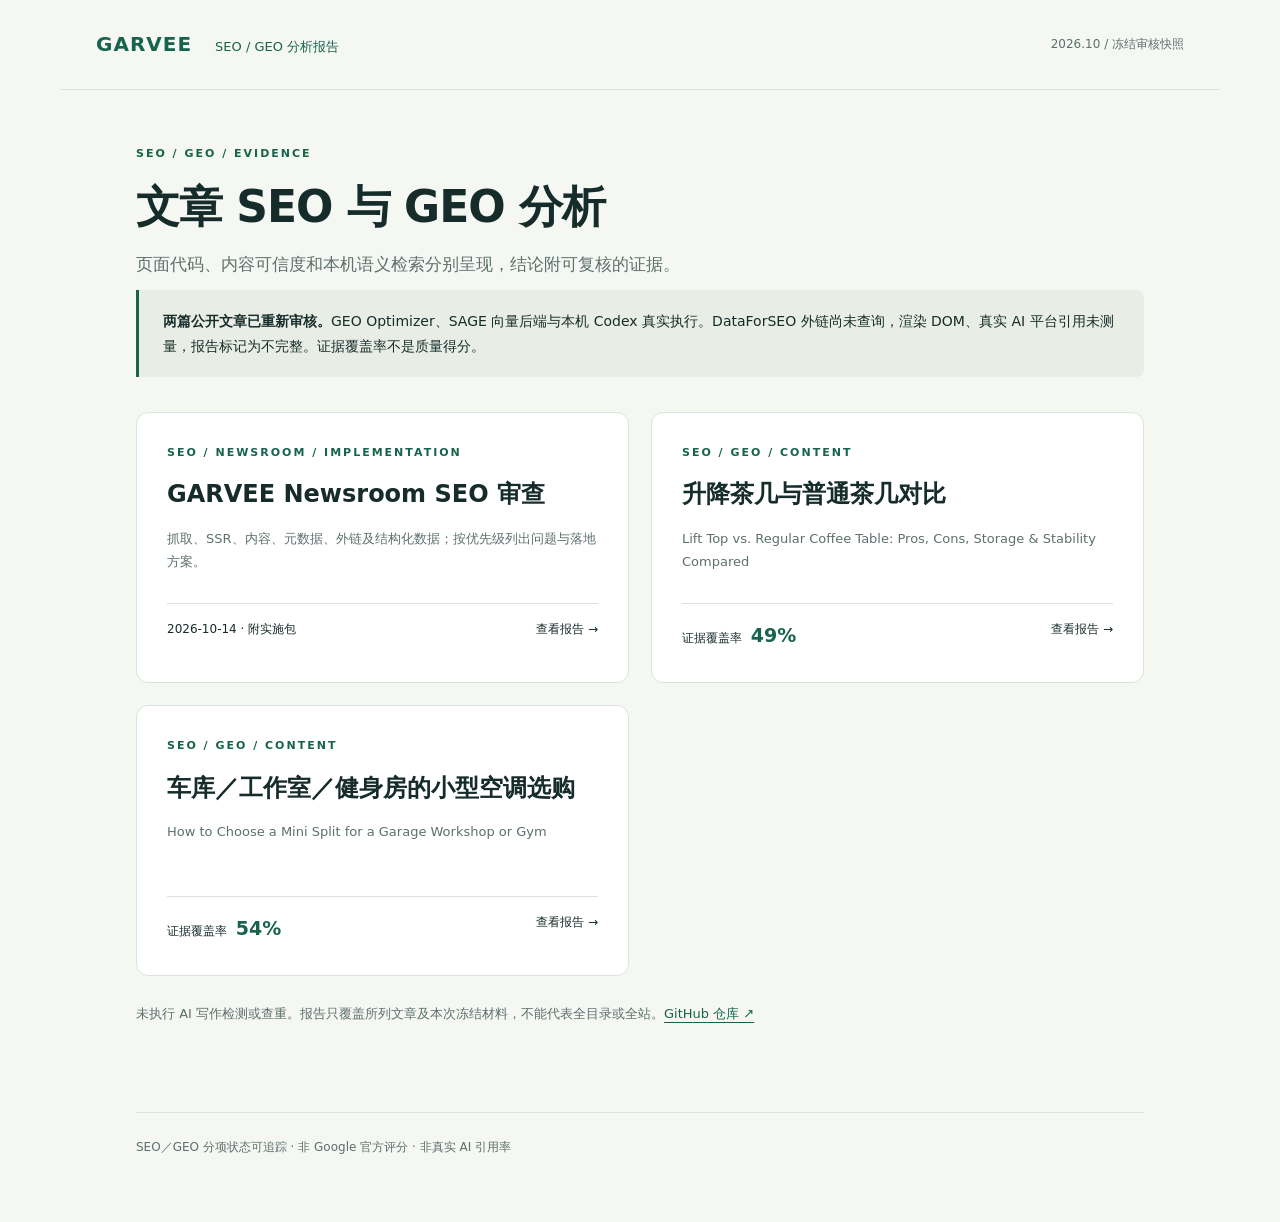
<file: index.html>
<!doctype html><html lang="zh-CN"><head><meta charset="utf-8"><meta name="viewport" content="width=device-width,initial-scale=1"><meta name="robots" content="noindex,nofollow"><title>GARVEE SEO / GEO 分析报告</title><link rel="stylesheet" href="style.css"></head><body><header><a class="brand" href="index.html">GARVEE <span>SEO / GEO 分析报告</span></a><span class="edition">2026.10 / 冻结审核快照</span></header><main><div class="eyebrow">SEO / GEO / EVIDENCE</div><h1>文章 SEO 与 GEO 分析</h1><p class="subtitle">页面代码、内容可信度和本机语义检索分别呈现，结论附可复核的证据。</p><aside class="notice"><b>两篇公开文章已重新审核。</b>GEO Optimizer、SAGE 向量后端与本机 Codex 真实执行。DataForSEO 外链尚未查询，渲染 DOM、真实 AI 平台引用未测量，报告标记为不完整。证据覆盖率不是质量得分。</aside><div class="report-grid"><a class="report-card" href="newsroom/"><div class="eyebrow">SEO / NEWSROOM / IMPLEMENTATION</div><h2>GARVEE Newsroom SEO 审查</h2><p>抓取、SSR、内容、元数据、外链及结构化数据；按优先级列出问题与落地方案。</p><div class="card-bottom"><span>2026-10-14 · 附实施包</span><span>查看报告 →</span></div></a><a class="report-card" href="coffee-table.html"><div class="eyebrow">SEO / GEO / CONTENT</div><h2>升降茶几与普通茶几对比</h2><p>Lift Top vs. Regular Coffee Table: Pros, Cons, Storage &amp; Stability Compared</p><div class="card-bottom"><span>证据覆盖率 <b>49%</b></span><span>查看报告 →</span></div></a><a class="report-card" href="mini-split.html"><div class="eyebrow">SEO / GEO / CONTENT</div><h2>车库／工作室／健身房的小型空调选购</h2><p>How to Choose a Mini Split for a Garage Workshop or Gym</p><div class="card-bottom"><span>证据覆盖率 <b>54%</b></span><span>查看报告 →</span></div></a></div><p class="section-note">未执行 AI 写作检测或查重。报告只覆盖所列文章及本次冻结材料，不能代表全目录或全站。<a href="https://github.com/igocc/garvee-content-quality-reports">GitHub 仓库 ↗</a></p></main><footer>SEO／GEO 分项状态可追踪 · 非 Google 官方评分 · 非真实 AI 引用率</footer></body></html>
</file>
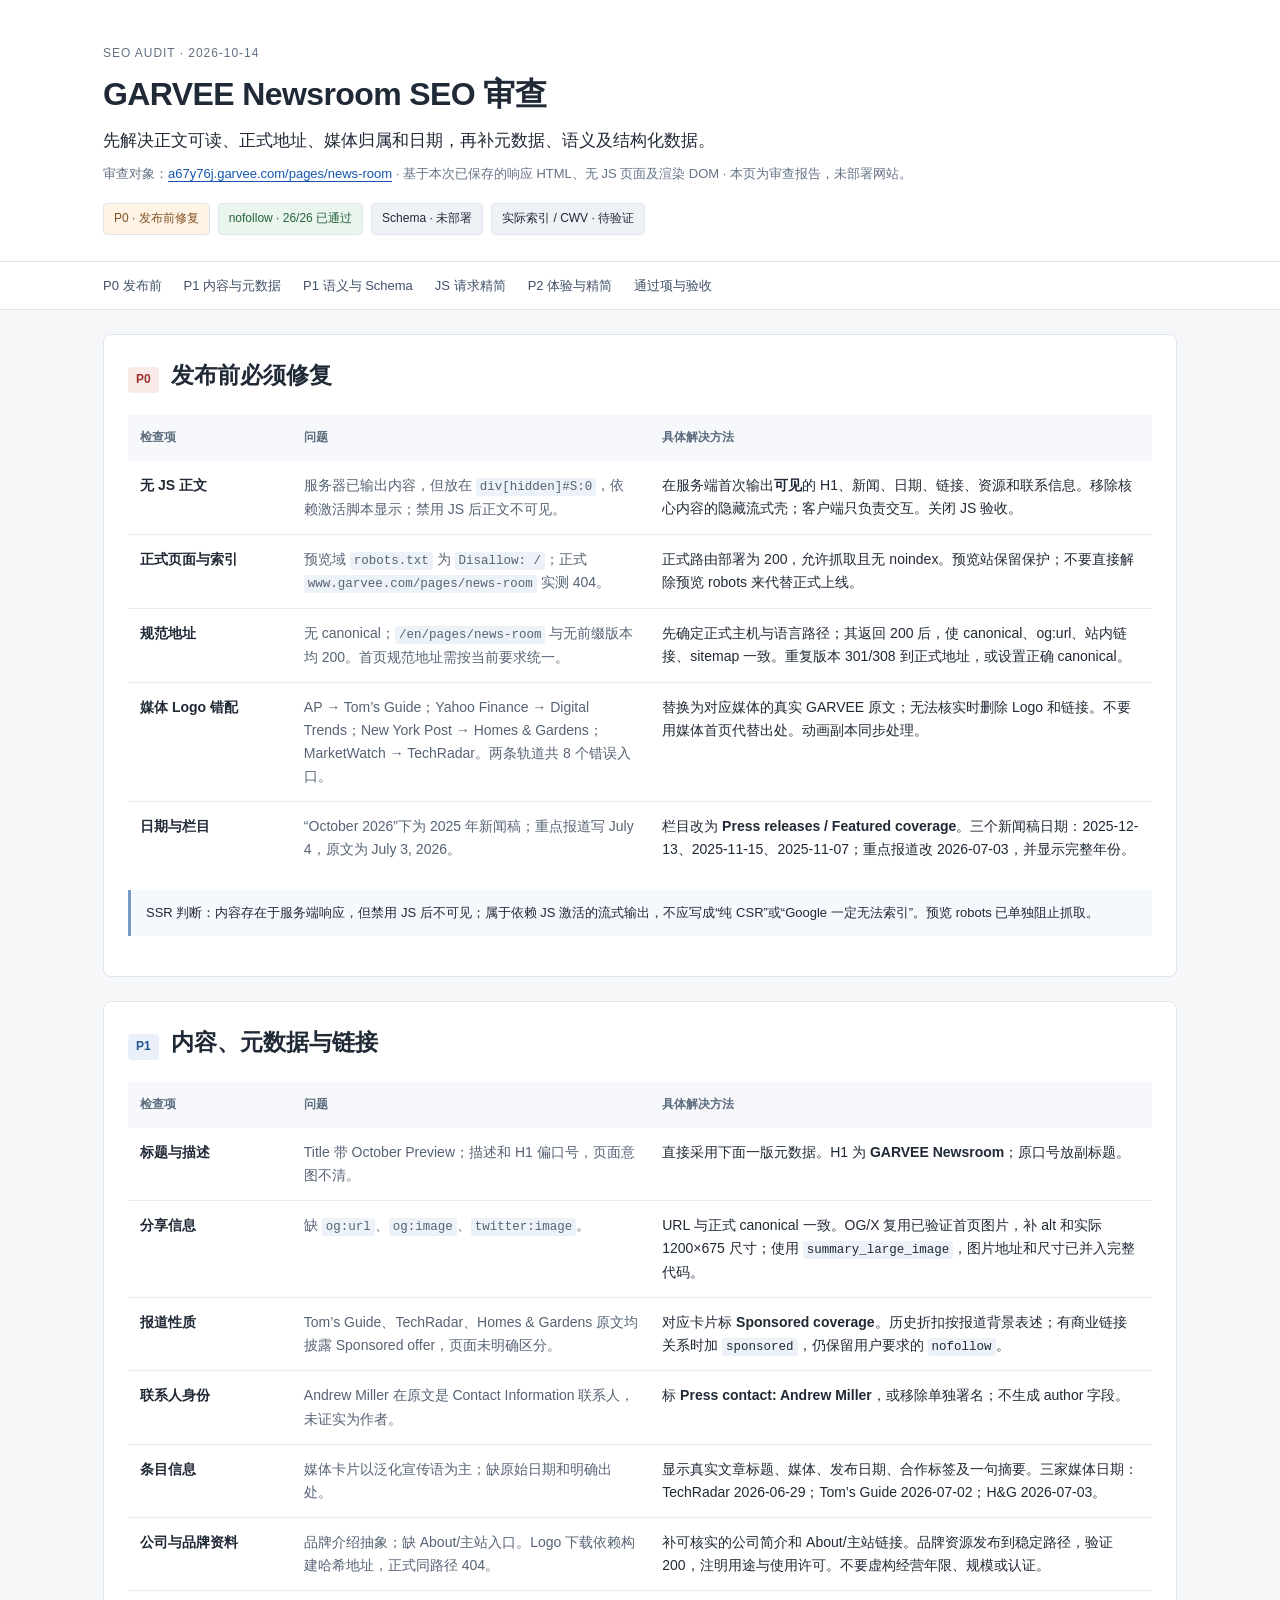
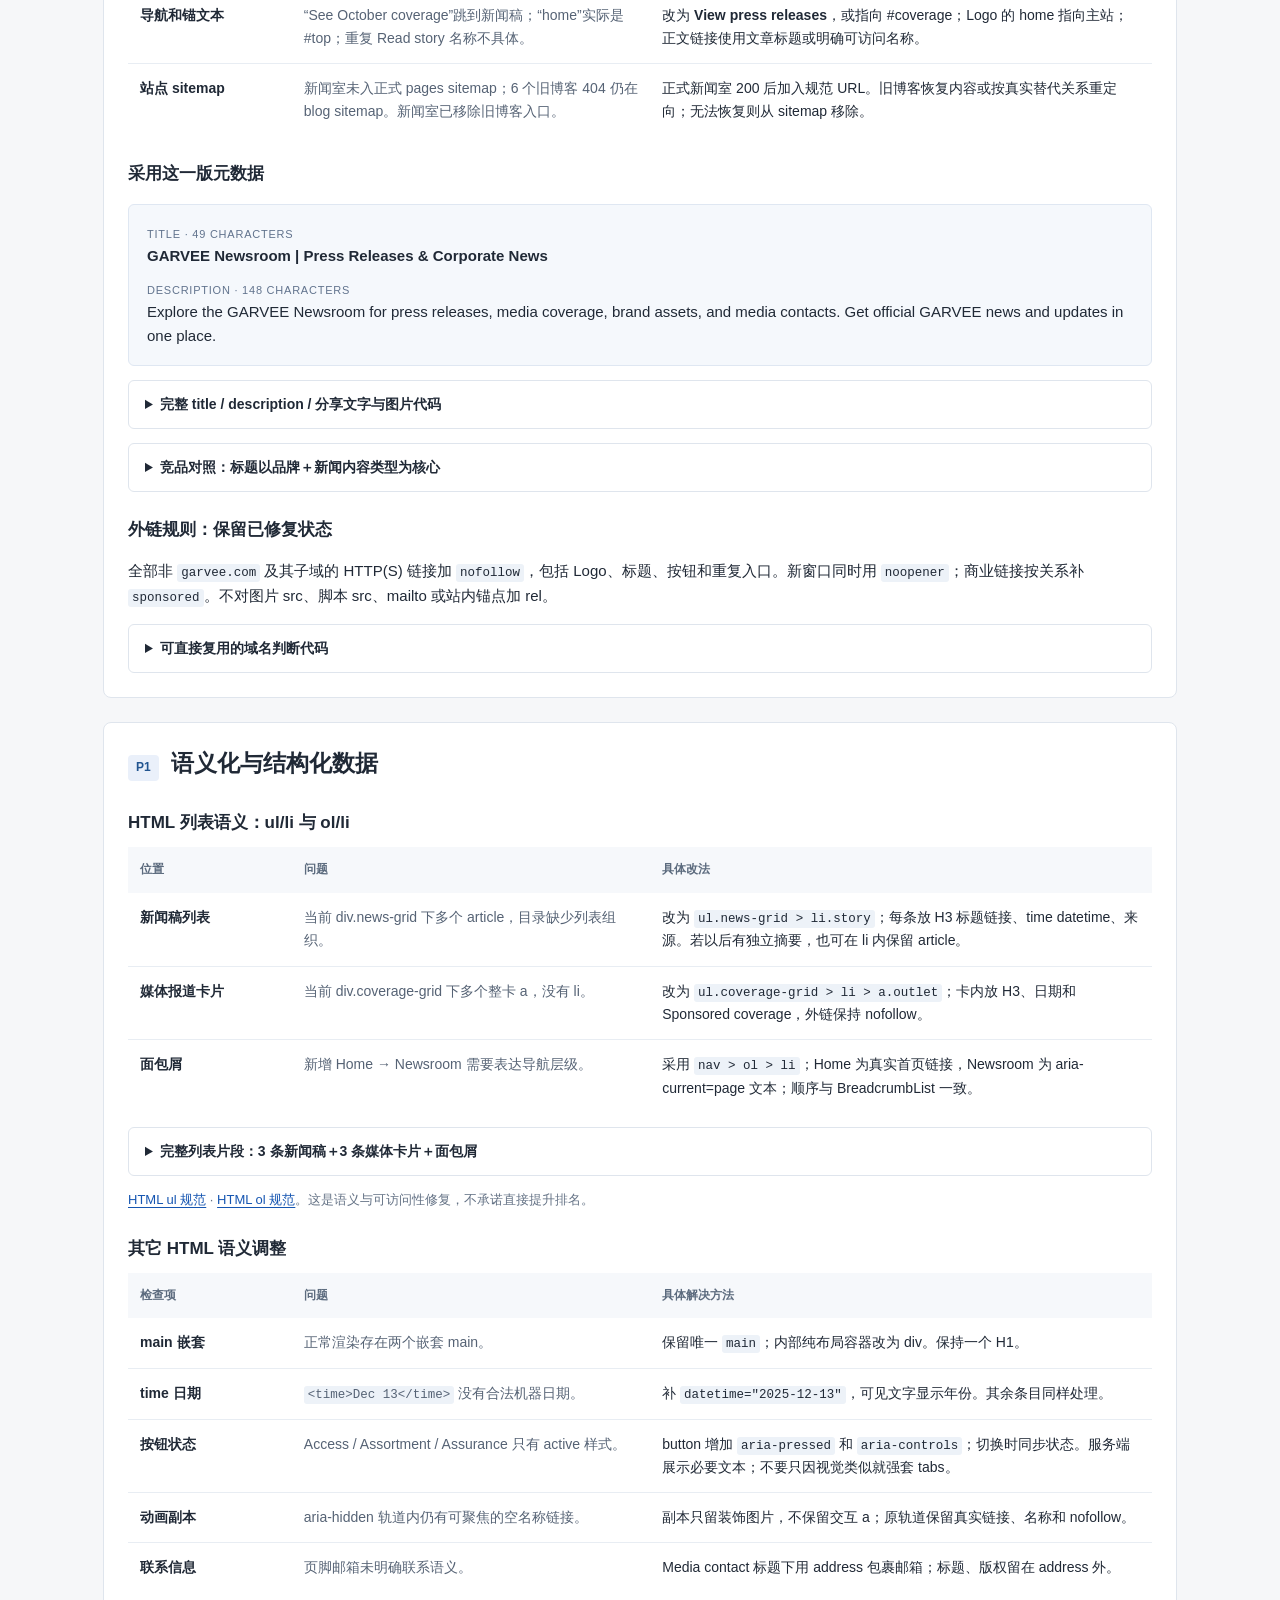
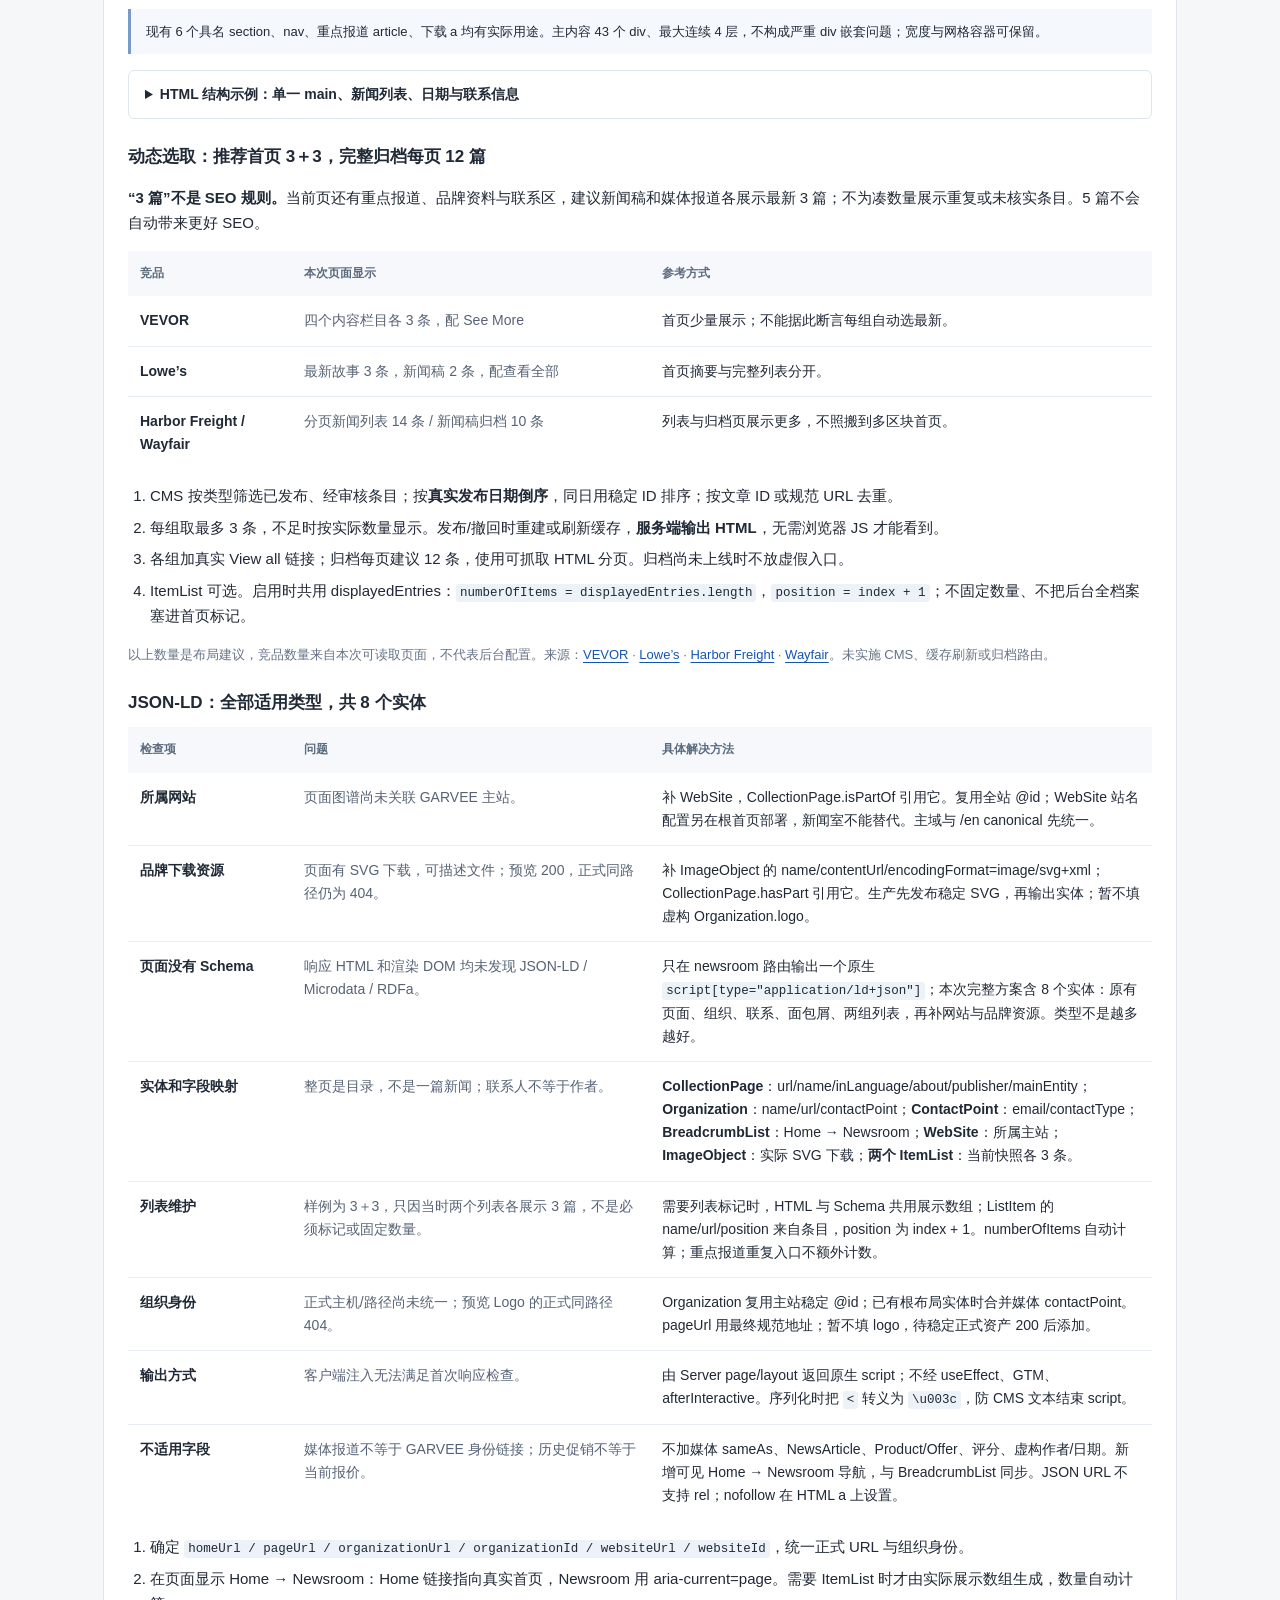
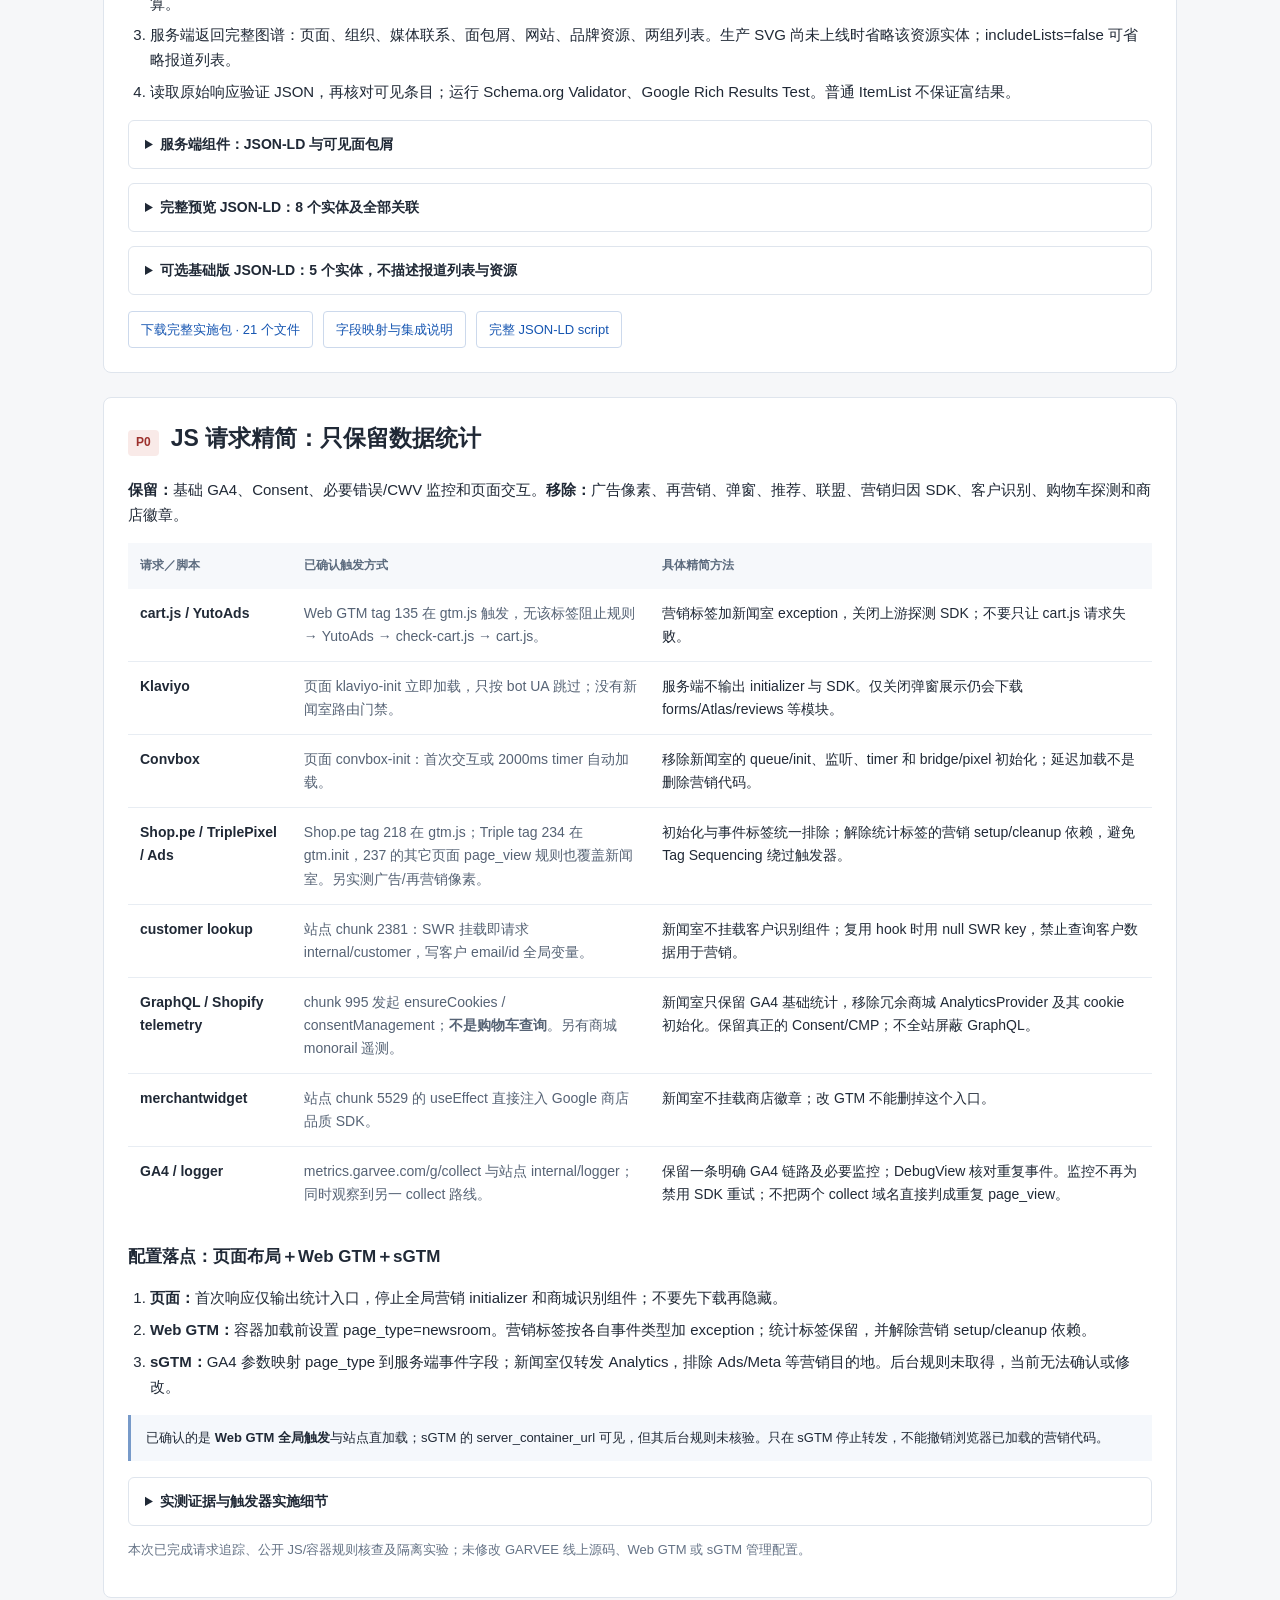
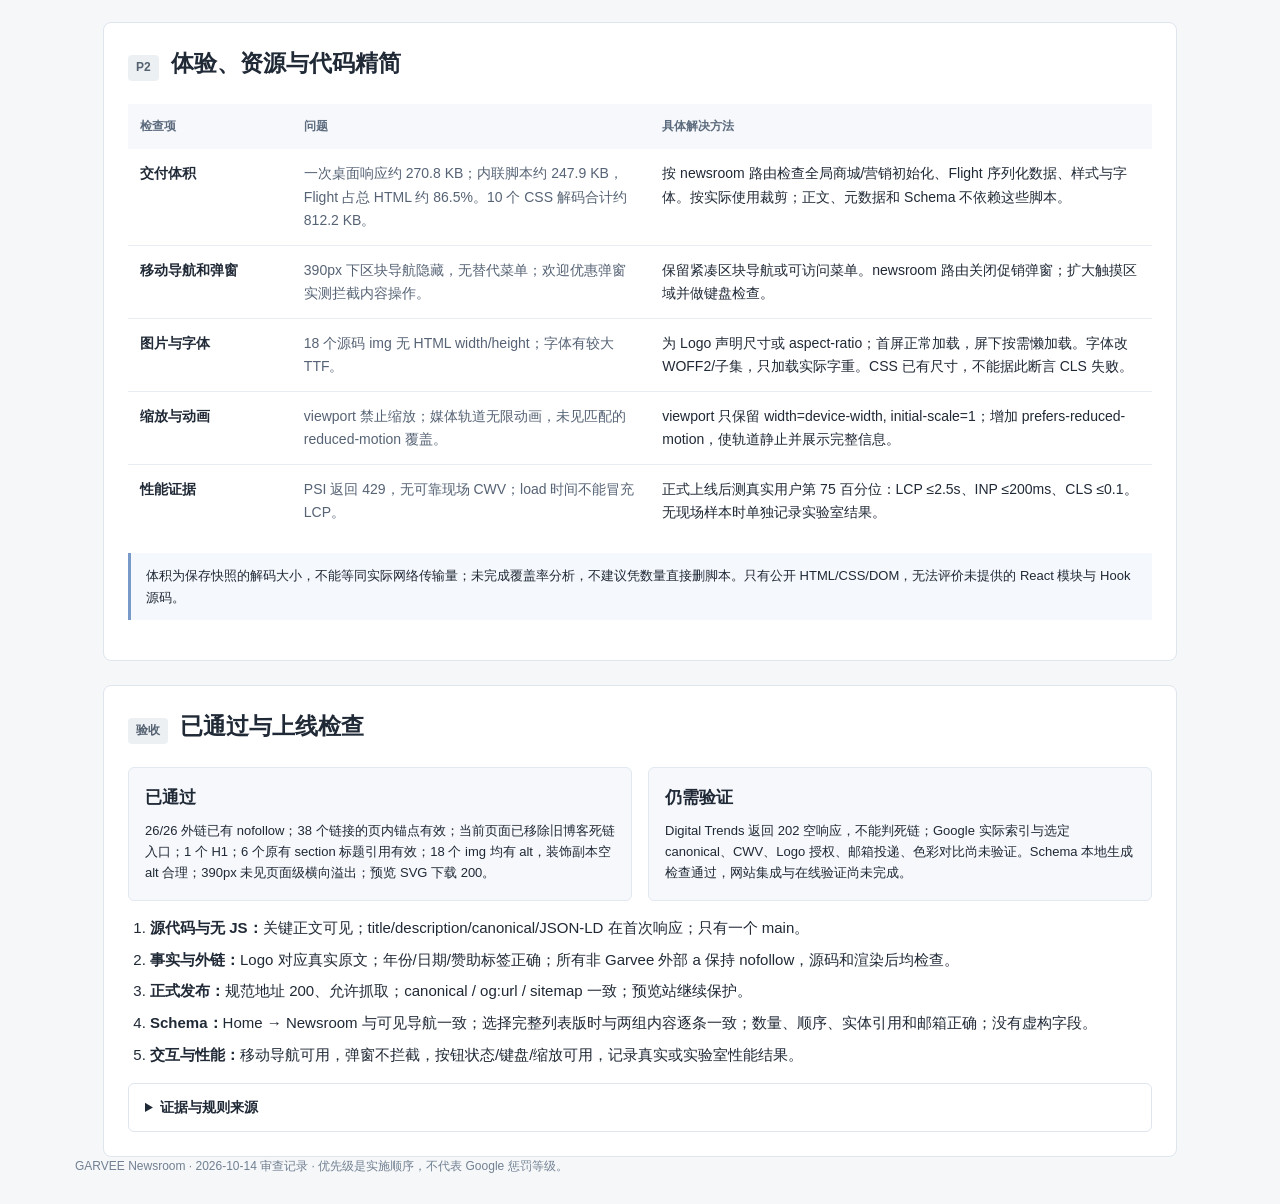
<file: newsroom/index.html>
<!doctype html>
<html lang="zh-CN">
<head>
<meta charset="utf-8"/>
<meta content="width=device-width, initial-scale=1" name="viewport"/>
<meta content="noindex, nofollow" name="robots"/>
<title>GARVEE Newsroom SEO 审查｜问题与落地方案</title>
<meta content="GARVEE Newsroom SEO 审查：按优先级列出抓取、SSR、内容、元数据、外链、语义化和结构化数据问题及实施方法。" name="description"/>
<style>*{box-sizing:border-box}html{scroll-behavior:smooth;scroll-padding-top:80px}body{margin:0;background:#f6f7f9;color:#202936;font:15px/1.65 -apple-system,BlinkMacSystemFont,"Segoe UI","PingFang SC","Microsoft YaHei",sans-serif}a{color:#1555b1;text-underline-offset:3px}a:hover{color:#093c87}.wrap{max-width:1130px;margin:auto;padding:0 28px}header.hero{padding:44px 0 26px;background:#fff;border-bottom:1px solid #dde3ea}.eyebrow{font-size:12px;color:#617083;letter-spacing:.08em}h1{font-size:32px;line-height:1.3;margin:10px 0 12px;letter-spacing:-.6px}h2{font-size:23px;line-height:1.4;margin:0 0 6px}h3{font-size:17px;margin:24px 0 10px}.muted{color:#657386;font-size:13px}.hero p{margin:8px 0}.lead{font-size:17px;max-width:850px}.chips{display:flex;gap:8px;flex-wrap:wrap;margin-top:18px}.chip{font-size:12px;background:#eef2f7;border:1px solid #dee5ee;border-radius:4px;padding:5px 10px}.chip.ok{background:#eaf5ee;color:#24633c}.chip.warn{background:#fff3e6;color:#825120}nav.topnav{position:sticky;top:0;z-index:5;background:#fff;border-bottom:1px solid #dde3ea}.navlinks{display:flex;gap:22px;overflow:auto;white-space:nowrap;padding-top:13px;padding-bottom:13px}.navlinks a{font-size:13px;color:#405069;text-decoration:none}.navlinks a:hover{text-decoration:underline}main{padding-bottom:42px}section{margin-top:24px;background:#fff;border:1px solid #dfe5ed;border-radius:8px;padding:24px}.section-head{display:flex;align-items:baseline;gap:12px;margin-bottom:18px}.level{color:#9c302c;background:#f9eae8;font-size:12px;font-weight:700;padding:3px 8px;border-radius:4px}.level.blue{background:#eaf0fa;color:#225590}.level.gray{background:#edf0f3;color:#536171}.section-sub{margin:0;color:#6d7785;font-size:13px}.table-wrap{overflow-x:auto}table{border-collapse:collapse;width:100%;font-size:14px;text-align:left}th,td{padding:13px 12px;border-bottom:1px solid #e8edf3;vertical-align:top}thead th{background:#f6f8fb;font-size:12px;color:#5c6b7e}tbody th{width:16%;font-weight:600}tbody td:nth-child(2){width:35%;color:#566375}tbody td:nth-child(3){width:49%}tr:last-child td,tr:last-child th{border-bottom:0}code{font:12.5px/1.65 ui-monospace,SFMono-Regular,Consolas,"PingFang SC",monospace;background:#edf2f8;padding:2px 4px;border-radius:3px;overflow-wrap:anywhere}pre{margin:14px 0 0;padding:17px 20px;overflow:auto;background:#142235;color:#e4edf9;border-radius:6px;font-size:12px;max-height:470px}pre code{background:none;color:inherit;padding:0;border-radius:0;overflow-wrap:normal}details{border:1px solid #dfe5ed;border-radius:6px;padding:12px 16px;margin-top:14px}summary{cursor:pointer;font-weight:600;font-size:14px}.note{padding:12px 15px;background:#f5f8fc;border-left:3px solid #779ac9;font-size:13px;margin:16px 0}.metadata{background:#f5f8fc;border:1px solid #dfe7f2;padding:16px 18px;margin-top:16px;border-radius:6px}.metadata p{margin:4px 0 13px}.metadata p:last-child{margin-bottom:0}.label{font-size:11px;text-transform:uppercase;letter-spacing:.07em;color:#61738d;display:block}.checklist{padding-left:22px}.checklist li{margin:7px 0}.assets{display:flex;gap:10px;flex-wrap:wrap;margin-top:16px}.assets a{padding:7px 12px;border:1px solid #ccd9ec;border-radius:4px;text-decoration:none;font-size:13px}.compact-list{columns:2;padding-left:20px;font-size:13px}.compact-list li{break-inside:avoid;margin-bottom:6px}footer.report-footer{color:#718092;font-size:12px;padding:0 0 35px}.pass-grid{display:grid;grid-template-columns:1fr 1fr;gap:16px}.pass-grid article{background:#f6f8fb;border:1px solid #e2e8ef;border-radius:6px;padding:16px}.pass-grid h3{margin:0 0 8px}.pass-grid p{margin:0;font-size:13px}.nowrap{white-space:nowrap}@media(max-width:700px){.wrap{padding:0 15px}header.hero{padding-top:28px}h1{font-size:27px}section{padding:18px 14px}h2{font-size:20px}.table-wrap table{min-width:680px}th,td{padding:11px 10px}.pass-grid{grid-template-columns:1fr}.compact-list{columns:1}.navlinks{gap:17px}pre{padding:14px;max-height:420px}}@media(prefers-reduced-motion:reduce){html{scroll-behavior:auto}}@media print{body{background:#fff;font-size:11px}.wrap{max-width:none;padding:0}header.hero{padding-top:0}nav.topnav,.assets{display:none}section{border:0;padding:12px 0;margin-top:14px;border-top:1px solid #aaa;border-radius:0}h1{font-size:25px}h2{font-size:18px}table{font-size:10px}.table-wrap{overflow:visible}th,td{padding:8px 6px}tr{break-inside:avoid}details{break-inside:auto}pre{white-space:pre-wrap;max-height:none;color:#111;background:#f1f3f6;overflow:visible;font-size:9px}.compact-list{columns:2}a{color:inherit}.hero .chips{margin-top:8px}}</style>
</head>
<body>
<header class="hero"><div class="wrap">
<div class="eyebrow">SEO AUDIT · 2026-10-14</div>
<h1>GARVEE Newsroom SEO 审查</h1>
<p class="lead">先解决正文可读、正式地址、媒体归属和日期，再补元数据、语义及结构化数据。</p>
<p class="muted">审查对象：<a href="https://a67y76j.garvee.com/pages/news-room" rel="nofollow noopener" target="_blank">a67y76j.garvee.com/pages/news-room</a> · 基于本次已保存的响应 HTML、无 JS 页面及渲染 DOM · 本页为审查报告，未部署网站。</p>
<div class="chips"><span class="chip warn">P0 · 发布前修复</span><span class="chip ok">nofollow · 26/26 已通过</span><span class="chip">Schema · 未部署</span><span class="chip">实际索引 / CWV · 待验证</span></div>
</div></header>
<nav aria-label="报告目录" class="topnav"><div class="wrap navlinks"><a href="#p0">P0 发布前</a><a href="#p1">P1 内容与元数据</a><a href="#structure">P1 语义与 Schema</a><a href="#js-audit">JS 请求精简</a><a href="#p2">P2 体验与精简</a><a href="#acceptance">通过项与验收</a></div></nav>
<main class="wrap">
<section aria-labelledby="p0-title" id="p0"><div class="section-head"><span class="level">P0</span><h2 id="p0-title">发布前必须修复</h2></div><div class="table-wrap"><table><thead><tr><th>检查项</th><th>问题</th><th>具体解决方法</th></tr></thead><tbody><tr><th scope="row">无 JS 正文</th><td>服务器已输出内容，但放在 <code>div[hidden]#S:0</code>，依赖激活脚本显示；禁用 JS 后正文不可见。</td><td>在服务端首次输出<strong>可见</strong>的 H1、新闻、日期、链接、资源和联系信息。移除核心内容的隐藏流式壳；客户端只负责交互。关闭 JS 验收。</td></tr><tr><th scope="row">正式页面与索引</th><td>预览域 <code>robots.txt</code> 为 <code>Disallow: /</code>；正式 <code>www.garvee.com/pages/news-room</code> 实测 404。</td><td>正式路由部署为 200，允许抓取且无 noindex。预览站保留保护；不要直接解除预览 robots 来代替正式上线。</td></tr><tr><th scope="row">规范地址</th><td>无 canonical；<code>/en/pages/news-room</code> 与无前缀版本均 200。首页规范地址需按当前要求统一。</td><td>先确定正式主机与语言路径；其返回 200 后，使 canonical、og:url、站内链接、sitemap 一致。重复版本 301/308 到正式地址，或设置正确 canonical。</td></tr><tr><th scope="row">媒体 Logo 错配</th><td>AP → Tom’s Guide；Yahoo Finance → Digital Trends；New York Post → Homes &amp; Gardens；MarketWatch → TechRadar。两条轨道共 8 个错误入口。</td><td>替换为对应媒体的真实 GARVEE 原文；无法核实时删除 Logo 和链接。不要用媒体首页代替出处。动画副本同步处理。</td></tr><tr><th scope="row">日期与栏目</th><td>“October 2026”下为 2025 年新闻稿；重点报道写 July 4，原文为 July 3, 2026。</td><td>栏目改为 <strong>Press releases / Featured coverage</strong>。三个新闻稿日期：2025-12-13、2025-11-15、2025-11-07；重点报道改 2026-07-03，并显示完整年份。</td></tr></tbody></table></div><p class="note">SSR 判断：内容存在于服务端响应，但禁用 JS 后不可见；属于依赖 JS 激活的流式输出，不应写成“纯 CSR”或“Google 一定无法索引”。预览 robots 已单独阻止抓取。</p></section>
<section aria-labelledby="p1-title" id="p1"><div class="section-head"><span class="level blue">P1</span><h2 id="p1-title">内容、元数据与链接</h2></div><div class="table-wrap"><table><thead><tr><th>检查项</th><th>问题</th><th>具体解决方法</th></tr></thead><tbody><tr><th scope="row">标题与描述</th><td>Title 带 October Preview；描述和 H1 偏口号，页面意图不清。</td><td>直接采用下面一版元数据。H1 为 <strong>GARVEE Newsroom</strong>；原口号放副标题。</td></tr><tr><th scope="row">分享信息</th><td>缺 <code>og:url</code>、<code>og:image</code>、<code>twitter:image</code>。</td><td>URL 与正式 canonical 一致。OG/X 复用已验证首页图片，补 alt 和实际 1200×675 尺寸；使用 <code>summary_large_image</code>，图片地址和尺寸已并入完整代码。</td></tr><tr><th scope="row">报道性质</th><td>Tom’s Guide、TechRadar、Homes &amp; Gardens 原文均披露 Sponsored offer，页面未明确区分。</td><td>对应卡片标 <strong>Sponsored coverage</strong>。历史折扣按报道背景表述；有商业链接关系时加 <code>sponsored</code>，仍保留用户要求的 <code>nofollow</code>。</td></tr><tr><th scope="row">联系人身份</th><td>Andrew Miller 在原文是 Contact Information 联系人，未证实为作者。</td><td>标 <strong>Press contact: Andrew Miller</strong>，或移除单独署名；不生成 author 字段。</td></tr><tr><th scope="row">条目信息</th><td>媒体卡片以泛化宣传语为主；缺原始日期和明确出处。</td><td>显示真实文章标题、媒体、发布日期、合作标签及一句摘要。三家媒体日期：TechRadar 2026-06-29；Tom’s Guide 2026-07-02；H&amp;G 2026-07-03。</td></tr><tr><th scope="row">公司与品牌资料</th><td>品牌介绍抽象；缺 About/主站入口。Logo 下载依赖构建哈希地址，正式同路径 404。</td><td>补可核实的公司简介和 About/主站链接。品牌资源发布到稳定路径，验证 200，注明用途与使用许可。不要虚构经营年限、规模或认证。</td></tr><tr><th scope="row">导航和锚文本</th><td>“See October coverage”跳到新闻稿；“home”实际是 #top；重复 Read story 名称不具体。</td><td>改为 <strong>View press releases</strong>，或指向 #coverage；Logo 的 home 指向主站；正文链接使用文章标题或明确可访问名称。</td></tr><tr><th scope="row">站点 sitemap</th><td>新闻室未入正式 pages sitemap；6 个旧博客 404 仍在 blog sitemap。新闻室已移除旧博客入口。</td><td>正式新闻室 200 后加入规范 URL。旧博客恢复内容或按真实替代关系重定向；无法恢复则从 sitemap 移除。</td></tr></tbody></table></div>
<h3>采用这一版元数据</h3>
<div class="metadata"><p><span class="label">Title · 49 characters</span><strong>GARVEE Newsroom | Press Releases &amp; Corporate News</strong></p><p><span class="label">Description · 148 characters</span>Explore the GARVEE Newsroom for press releases, media coverage, brand assets, and media contacts. Get official GARVEE news and updates in one place.</p></div>
<details id="complete-meta-code"><summary>完整 title / description / 分享文字与图片代码</summary><pre><code>&lt;title&gt;GARVEE Newsroom | Press Releases &amp;amp; Corporate News&lt;/title&gt;
&lt;meta name="description" content="Explore the GARVEE Newsroom for press releases, media coverage, brand assets, and media contacts. Get official GARVEE news and updates in one place."&gt;

&lt;meta property="og:type" content="website"&gt;
&lt;meta property="og:title" content="GARVEE Newsroom | Press Releases &amp;amp; Corporate News"&gt;
&lt;meta property="og:description" content="Explore the GARVEE Newsroom for press releases, media coverage, brand assets, and media contacts. Get official GARVEE news and updates in one place."&gt;
&lt;meta property="og:image" content="https://cdn.shopify.com/s/files/1/0724/6698/9369/files/7_b376f5da-2df9-46dc-b361-030a8faa697a.webp?v=1746696639&amp;amp;width=1200"&gt;
&lt;meta property="og:image:width" content="1200"&gt;
&lt;meta property="og:image:height" content="675"&gt;
&lt;meta property="og:image:alt" content="GARVEE logo"&gt;

&lt;meta name="twitter:card" content="summary_large_image"&gt;
&lt;meta name="twitter:title" content="GARVEE Newsroom | Press Releases &amp;amp; Corporate News"&gt;
&lt;meta name="twitter:description" content="Explore the GARVEE Newsroom for press releases, media coverage, brand assets, and media contacts. Get official GARVEE news and updates in one place."&gt;
&lt;meta name="twitter:image" content="https://cdn.shopify.com/s/files/1/0724/6698/9369/files/7_b376f5da-2df9-46dc-b361-030a8faa697a.webp?v=1746696639&amp;amp;width=1200"&gt;
&lt;meta name="twitter:image:alt" content="GARVEE logo"&gt;

&lt;link rel="icon" href="https://www.garvee.com/favicon.ico"&gt;</code></pre><p class="muted">canonical / og:url 使用正式新闻室地址。</p><div class="assets"><a download="" href="implementation/newsroom-meta.html">下载完整元数据代码</a></div></details>
<details><summary>竞品对照：标题以品牌＋新闻内容类型为核心</summary><ul class="compact-list"><li><a href="https://newsroom.harborfreight.com/" rel="nofollow noopener" target="_blank">Harbor Freight</a>：Newsroom - Press Releases &amp; Corporate News。</li><li><a href="https://www.vevor.com/diy-ideas/elementor-page-68232/" rel="nofollow noopener" target="_blank">VEVOR</a>：News Center - VEVOR Blog；本次未见 description。</li><li><a href="https://www.aboutwayfair.com/tag/press-releases" rel="nofollow noopener" target="_blank">Wayfair</a>：About Wayfair | Press Releases；本次未见 description。</li><li><a href="https://corporate.lowes.com/newsroom" rel="nofollow noopener" target="_blank">Lowe’s</a>：HTTP 403，meta 未验证，不作为标签范本。</li></ul></details>
<h3>外链规则：保留已修复状态</h3>
<p>全部非 <code>garvee.com</code> 及其子域的 HTTP(S) 链接加 <code>nofollow</code>，包括 Logo、标题、按钮和重复入口。新窗口同时用 <code>noopener</code>；商业链接按关系补 <code>sponsored</code>。不对图片 src、脚本 src、mailto 或站内锚点加 rel。</p>
<details><summary>可直接复用的域名判断代码</summary><pre><code>function newsroomLinkRel(href, pageUrl) {
  const u = new URL(href, pageUrl);
  if (!["http:", "https:"].includes(u.protocol)) return undefined;
  const host = u.hostname.toLowerCase();
  const garvee = host === "garvee.com" || host.endsWith(".garvee.com");
  return garvee ? undefined : "nofollow noopener";
}</code></pre><p class="muted">在服务端输出 a 标签时设置 rel；不要上线后仅用 JS 批量补属性。边界测试：garvee.com / a.garvee.com 为站内；garvee.com.example.org / fakegarvee.com 为外部。</p></details>
</section>
<section aria-labelledby="structure-title" id="structure"><div class="section-head"><span class="level blue">P1</span><h2 id="structure-title">语义化与结构化数据</h2></div>
<h3 id="list-semantics">HTML 列表语义：ul/li 与 ol/li</h3>
<div class="table-wrap"><table><thead><tr><th>位置</th><th>问题</th><th>具体改法</th></tr></thead><tbody>
<tr><th scope="row">新闻稿列表</th><td>当前 div.news-grid 下多个 article，目录缺少列表组织。</td><td>改为 <code>ul.news-grid &gt; li.story</code>；每条放 H3 标题链接、time datetime、来源。若以后有独立摘要，也可在 li 内保留 article。</td></tr>
<tr><th scope="row">媒体报道卡片</th><td>当前 div.coverage-grid 下多个整卡 a，没有 li。</td><td>改为 <code>ul.coverage-grid &gt; li &gt; a.outlet</code>；卡内放 H3、日期和 Sponsored coverage，外链保持 nofollow。</td></tr>
<tr><th scope="row">面包屑</th><td>新增 Home → Newsroom 需要表达导航层级。</td><td>采用 <code>nav &gt; ol &gt; li</code>；Home 为真实首页链接，Newsroom 为 aria-current=page 文本；顺序与 BreadcrumbList 一致。</td></tr>
</tbody></table></div>
<details><summary>完整列表片段：3 条新闻稿＋3 条媒体卡片＋面包屑</summary><pre><code>&lt;nav aria-label="Breadcrumb"&gt;
  &lt;ol class="newsroom-breadcrumb"&gt;
    &lt;li&gt;&lt;a href="https://garvee.com/"&gt;Home&lt;/a&gt; &lt;span aria-hidden="true"&gt;→&lt;/span&gt;&lt;/li&gt;
    &lt;li&gt;&lt;span aria-current="page"&gt;Newsroom&lt;/span&gt;&lt;/li&gt;
  &lt;/ol&gt;
&lt;/nav&gt;

&lt;section id="news" aria-labelledby="news-title"&gt;
  &lt;h2 id="news-title"&gt;Press releases&lt;/h2&gt;
  &lt;ul class="news-grid" role="list"&gt;
    &lt;li class="story"&gt;
      &lt;h3&gt;&lt;a href="https://www.24-7pressrelease.com/press-release/529794/garveecom-shares-key-observations-on-late-season-christmas-decorating-trends-for-2025" target="_blank" rel="nofollow noopener"&gt;GARVEE.com Shares Key Observations on Late-Season Christmas Decorating Trends for 2025&lt;/a&gt;&lt;/h3&gt;
      &lt;time datetime="2025-12-13"&gt;2025-12-13&lt;/time&gt;
      &lt;p&gt;Company press release · 24-7PressRelease&lt;/p&gt;
    &lt;/li&gt;
    &lt;li class="story"&gt;
      &lt;h3&gt;&lt;a href="https://www.24-7pressrelease.com/press-release/528803/garveecom-outlines-2025-safety-standards-for-ride-on-toys-amid-holiday-shopping-surge" target="_blank" rel="nofollow noopener"&gt;GARVEE.com Outlines 2025 Safety Standards for Ride On Toys Amid Holiday Shopping Surge&lt;/a&gt;&lt;/h3&gt;
      &lt;time datetime="2025-11-15"&gt;2025-11-15&lt;/time&gt;
      &lt;p&gt;Company press release · 24-7PressRelease&lt;/p&gt;
    &lt;/li&gt;
    &lt;li class="story"&gt;
      &lt;h3&gt;&lt;a href="https://www.24-7pressrelease.com/press-release/528503/garveecom-expands-cordless-outdoor-snow-pusher-lineup-meeting-demand-for-targeted-winter-snow-solutions" target="_blank" rel="nofollow noopener"&gt;GARVEE.com Expands Cordless Outdoor Snow Pusher Lineup, Meeting Demand for Targeted Winter Snow Solutions&lt;/a&gt;&lt;/h3&gt;
      &lt;time datetime="2025-11-07"&gt;2025-11-07&lt;/time&gt;
      &lt;p&gt;Company press release · 24-7PressRelease&lt;/p&gt;
    &lt;/li&gt;
  &lt;/ul&gt;
&lt;/section&gt;

&lt;section id="coverage" aria-labelledby="coverage-title"&gt;
  &lt;h2 id="coverage-title"&gt;Media coverage&lt;/h2&gt;
  &lt;ul class="coverage-grid" role="list"&gt;
    &lt;li&gt;
      &lt;a class="outlet" href="https://www.techradar.com/computing/one-cool-deal-up-to-55-percent-off-air-conditioners-at-garvee" target="_blank" rel="nofollow noopener"&gt;
        &lt;h3&gt;TechRadar — Up to 55% off Garvee air conditioners for summer cooling.&lt;/h3&gt;
        &lt;time datetime="2026-06-29"&gt;2026-06-29&lt;/time&gt;
        &lt;p&gt;Sponsored coverage&lt;/p&gt;
      &lt;/a&gt;
    &lt;/li&gt;
    &lt;li&gt;
      &lt;a class="outlet" href="https://www.tomsguide.com/home/stay-cool-this-summer-with-up-to-55-percent-off-air-conditioners-at-garvee" target="_blank" rel="nofollow noopener"&gt;
        &lt;h3&gt;Tom’s Guide — Summer cooling coverage featuring Garvee air-conditioner offers.&lt;/h3&gt;
        &lt;time datetime="2026-07-02"&gt;2026-07-02&lt;/time&gt;
        &lt;p&gt;Sponsored coverage&lt;/p&gt;
      &lt;/a&gt;
    &lt;/li&gt;
    &lt;li&gt;
      &lt;a class="outlet" href="https://www.homesandgardens.com/household/home-tech/garvee-summer-discounts-2026" target="_blank" rel="nofollow noopener"&gt;
        &lt;h3&gt;Homes &amp;amp; Gardens — Smart home climate-solution offers for staying cool this summer.&lt;/h3&gt;
        &lt;time datetime="2026-07-03"&gt;2026-07-03&lt;/time&gt;
        &lt;p&gt;Sponsored coverage&lt;/p&gt;
      &lt;/a&gt;
    &lt;/li&gt;
  &lt;/ul&gt;
&lt;/section&gt;

&lt;style&gt;
.news-grid, .coverage-grid, .newsroom-breadcrumb {
  margin: 0;
  padding: 0;
  list-style: none;
}
.newsroom-breadcrumb { display: flex; gap: .5rem; }
.coverage-grid &gt; li { display: flex; }
.coverage-grid .outlet { width: 100%; }
&lt;/style&gt;</code></pre><p class="muted">片段按审查数据生成，实际页面应共用动态展示数组；复用 grid 类并重置默认 margin/padding/list-style。隐藏项目符号的 ul 保留 role=list。先在服务端输出真实内容；不要仅由 JS 拼列表，也不要用 JSON-LD 代替 HTML 语义。</p><div class="assets"><a download="" href="implementation/newsroom-list-markup.html">下载可复制 HTML 片段</a></div></details>
<p class="muted"><a href="https://html.spec.whatwg.org/multipage/grouping-content.html#the-ul-element" rel="nofollow noopener" target="_blank">HTML ul 规范</a> · <a href="https://html.spec.whatwg.org/multipage/grouping-content.html#the-ol-element" rel="nofollow noopener" target="_blank">HTML ol 规范</a>。这是语义与可访问性修复，不承诺直接提升排名。</p>
<h3>其它 HTML 语义调整</h3><div class="table-wrap"><table><thead><tr><th>检查项</th><th>问题</th><th>具体解决方法</th></tr></thead><tbody><tr><th scope="row">main 嵌套</th><td>正常渲染存在两个嵌套 main。</td><td>保留唯一 <code>main</code>；内部纯布局容器改为 div。保持一个 H1。</td></tr><tr><th scope="row">time 日期</th><td><code>&lt;time&gt;Dec 13&lt;/time&gt;</code> 没有合法机器日期。</td><td>补 <code>datetime="2025-12-13"</code>，可见文字显示年份。其余条目同样处理。</td></tr><tr><th scope="row">按钮状态</th><td>Access / Assortment / Assurance 只有 active 样式。</td><td>button 增加 <code>aria-pressed</code> 和 <code>aria-controls</code>；切换时同步状态。服务端展示必要文本；不要只因视觉类似就强套 tabs。</td></tr><tr><th scope="row">动画副本</th><td>aria-hidden 轨道内仍有可聚焦的空名称链接。</td><td>副本只留装饰图片，不保留交互 a；原轨道保留真实链接、名称和 nofollow。</td></tr><tr><th scope="row">联系信息</th><td>页脚邮箱未明确联系语义。</td><td>Media contact 标题下用 address 包裹邮箱；标题、版权留在 address 外。</td></tr></tbody></table></div>
<p class="note">现有 6 个具名 section、nav、重点报道 article、下载 a 均有实际用途。主内容 43 个 div、最大连续 4 层，不构成严重 div 嵌套问题；宽度与网格容器可保留。</p>
<details><summary>HTML 结构示例：单一 main、新闻列表、日期与联系信息</summary><pre><code>&lt;main id="main-content"&gt;
  &lt;nav aria-label="Breadcrumb"&gt;
    &lt;ol&gt;
      &lt;li&gt;&lt;a href="https://garvee.com/"&gt;Home&lt;/a&gt;&lt;/li&gt;
      &lt;li&gt;&lt;span aria-current="page"&gt;Newsroom&lt;/span&gt;&lt;/li&gt;
    &lt;/ol&gt;
  &lt;/nav&gt;
  &lt;header&gt;
    &lt;h1&gt;GARVEE Newsroom&lt;/h1&gt;
    &lt;p&gt;Press releases, media coverage and official GARVEE information.&lt;/p&gt;
  &lt;/header&gt;
  &lt;section id="news" aria-labelledby="news-title"&gt;
    &lt;h2 id="news-title"&gt;Press releases&lt;/h2&gt;
    &lt;ul&gt;
      &lt;li&gt;
        &lt;h3&gt;&lt;a href="https://www.24-7pressrelease.com/press-release/529794/garveecom-shares-key-observations-on-late-season-christmas-decorating-trends-for-2025"
          target="_blank" rel="nofollow noopener"&gt;GARVEE.com Shares Key Observations on Late-Season Christmas Decorating Trends for 2025&lt;/a&gt;&lt;/h3&gt;
        &lt;time datetime="2025-12-13"&gt;December 13, 2025&lt;/time&gt;
        &lt;p&gt;Company press release · 24-7PressRelease&lt;/p&gt;
      &lt;/li&gt;
    &lt;/ul&gt;
  &lt;/section&gt;
&lt;/main&gt;
&lt;footer&gt;
  &lt;h2&gt;Media contact&lt;/h2&gt;
  &lt;address&gt;&lt;a href="mailto:branding@garvee.com"&gt;branding@garvee.com&lt;/a&gt;&lt;/address&gt;
&lt;/footer&gt;</code></pre><p class="muted">示例只展示结构；另外两条新闻及媒体区按同样规则由展示数据生成。</p></details>
<h3>动态选取：推荐首页 3＋3，完整归档每页 12 篇</h3>
<p><strong>“3 篇”不是 SEO 规则。</strong>当前页还有重点报道、品牌资料与联系区，建议新闻稿和媒体报道各展示最新 3 篇；不为凑数量展示重复或未核实条目。5 篇不会自动带来更好 SEO。</p>
<div class="table-wrap"><table><thead><tr><th>竞品</th><th>本次页面显示</th><th>参考方式</th></tr></thead><tbody>
<tr><th scope="row">VEVOR</th><td>四个内容栏目各 3 条，配 See More</td><td>首页少量展示；不能据此断言每组自动选最新。</td></tr>
<tr><th scope="row">Lowe’s</th><td>最新故事 3 条，新闻稿 2 条，配查看全部</td><td>首页摘要与完整列表分开。</td></tr>
<tr><th scope="row">Harbor Freight / Wayfair</th><td>分页新闻列表 14 条 / 新闻稿归档 10 条</td><td>列表与归档页展示更多，不照搬到多区块首页。</td></tr>
</tbody></table></div>
<ol class="checklist"><li>CMS 按类型筛选已发布、经审核条目；按<strong>真实发布日期倒序</strong>，同日用稳定 ID 排序；按文章 ID 或规范 URL 去重。</li><li>每组取最多 3 条，不足时按实际数量显示。发布/撤回时重建或刷新缓存，<strong>服务端输出 HTML</strong>，无需浏览器 JS 才能看到。</li><li>各组加真实 View all 链接；归档每页建议 12 条，使用可抓取 HTML 分页。归档尚未上线时不放虚假入口。</li><li>ItemList 可选。启用时共用 displayedEntries：<code>numberOfItems = displayedEntries.length</code>，<code>position = index + 1</code>；不固定数量、不把后台全档案塞进首页标记。</li></ol>
<p class="muted">以上数量是布局建议，竞品数量来自本次可读取页面，不代表后台配置。来源：<a href="https://www.vevor.com/diy-ideas/elementor-page-68232/" rel="nofollow noopener" target="_blank">VEVOR</a> · <a href="https://corporate.lowes.com/newsroom" rel="nofollow noopener" target="_blank">Lowe’s</a> · <a href="https://newsroom.harborfreight.com/" rel="nofollow noopener" target="_blank">Harbor Freight</a> · <a href="https://www.aboutwayfair.com/tag/press-releases" rel="nofollow noopener" target="_blank">Wayfair</a>。未实施 CMS、缓存刷新或归档路由。</p>
<h3>JSON-LD：全部适用类型，共 8 个实体</h3><div class="table-wrap"><table><thead><tr><th>检查项</th><th>问题</th><th>具体解决方法</th></tr></thead><tbody><tr><th scope="row">所属网站</th><td>页面图谱尚未关联 GARVEE 主站。</td><td>补 WebSite，CollectionPage.isPartOf 引用它。复用全站 @id；WebSite 站名配置另在根首页部署，新闻室不能替代。主域与 /en canonical 先统一。</td></tr><tr><th scope="row">品牌下载资源</th><td>页面有 SVG 下载，可描述文件；预览 200，正式同路径仍为 404。</td><td>补 ImageObject 的 name/contentUrl/encodingFormat=image/svg+xml；CollectionPage.hasPart 引用它。生产先发布稳定 SVG，再输出实体；暂不填虚构 Organization.logo。</td></tr><tr><th scope="row">页面没有 Schema</th><td>响应 HTML 和渲染 DOM 均未发现 JSON-LD / Microdata / RDFa。</td><td>只在 newsroom 路由输出一个原生 <code>script[type="application/ld+json"]</code>；本次完整方案含 8 个实体：原有页面、组织、联系、面包屑、两组列表，再补网站与品牌资源。类型不是越多越好。</td></tr><tr><th scope="row">实体和字段映射</th><td>整页是目录，不是一篇新闻；联系人不等于作者。</td><td><strong>CollectionPage</strong>：url/name/inLanguage/about/publisher/mainEntity；<strong>Organization</strong>：name/url/contactPoint；<strong>ContactPoint</strong>：email/contactType；<strong>BreadcrumbList</strong>：Home → Newsroom；<strong>WebSite</strong>：所属主站；<strong>ImageObject</strong>：实际 SVG 下载；<strong>两个 ItemList</strong>：当前快照各 3 条。</td></tr><tr><th scope="row">列表维护</th><td>样例为 3＋3，只因当时两个列表各展示 3 篇，不是必须标记或固定数量。</td><td>需要列表标记时，HTML 与 Schema 共用展示数组；ListItem 的 name/url/position 来自条目，position 为 index + 1。numberOfItems 自动计算；重点报道重复入口不额外计数。</td></tr><tr><th scope="row">组织身份</th><td>正式主机/路径尚未统一；预览 Logo 的正式同路径 404。</td><td>Organization 复用主站稳定 @id；已有根布局实体时合并媒体 contactPoint。pageUrl 用最终规范地址；暂不填 logo，待稳定正式资产 200 后添加。</td></tr><tr><th scope="row">输出方式</th><td>客户端注入无法满足首次响应检查。</td><td>由 Server page/layout 返回原生 script；不经 useEffect、GTM、afterInteractive。序列化时把 <code>&lt;</code> 转义为 <code>\u003c</code>，防 CMS 文本结束 script。</td></tr><tr><th scope="row">不适用字段</th><td>媒体报道不等于 GARVEE 身份链接；历史促销不等于当前报价。</td><td>不加媒体 sameAs、NewsArticle、Product/Offer、评分、虚构作者/日期。新增可见 Home → Newsroom 导航，与 BreadcrumbList 同步。JSON URL 不支持 rel；nofollow 在 HTML a 上设置。</td></tr></tbody></table></div>
<ol class="checklist"><li>确定 <code>homeUrl / pageUrl / organizationUrl / organizationId / websiteUrl / websiteId</code>，统一正式 URL 与组织身份。</li><li>在页面显示 Home → Newsroom：Home 链接指向真实首页，Newsroom 用 aria-current=page。需要 ItemList 时才由实际展示数组生成，数量自动计算。</li><li>服务端返回完整图谱：页面、组织、媒体联系、面包屑、网站、品牌资源、两组列表。生产 SVG 尚未上线时省略该资源实体；includeLists=false 可省略报道列表。</li><li>读取原始响应验证 JSON，再核对可见条目；运行 Schema.org Validator、Google Rich Results Test。普通 ItemList 不保证富结果。</li></ol>
<details><summary>服务端组件：JSON-LD 与可见面包屑</summary><pre><code>import {
  buildNewsroomJsonLd,
  serializeJsonLd,
} from './newsroom-structured-data.mjs';

export default function NewsroomJsonLd(props) {
  const jsonLd = buildNewsroomJsonLd(props);
  return (
    &lt;script
      id="newsroom-jsonld"
      type="application/ld+json"
      dangerouslySetInnerHTML={{ __html: serializeJsonLd(jsonLd) }}
    /&gt;
  );
}</code></pre><pre><code>import { buildNewsroomBreadcrumb } from './newsroom-structured-data.mjs';

export default function NewsroomBreadcrumb({ homeUrl, pageUrl }) {
  const { itemListElement: items } = buildNewsroomBreadcrumb({ homeUrl, pageUrl });
  return (
    &lt;nav aria-label="Breadcrumb"&gt;
      &lt;ol className="newsroom-breadcrumb"&gt;
        {items.map((item, index) =&gt; (
          &lt;li key={item.position}&gt;
            {index === items.length - 1 ? (
              &lt;span aria-current="page"&gt;{item.name}&lt;/span&gt;
            ) : (
              &lt;&gt;
                &lt;a href={item.item}&gt;{item.name}&lt;/a&gt;
                &lt;span aria-hidden="true"&gt; → &lt;/span&gt;
              &lt;/&gt;
            )}
          &lt;/li&gt;
        ))}
      &lt;/ol&gt;
    &lt;/nav&gt;
  );
}</code></pre><p class="muted">同一组 homeUrl/pageUrl 传入两个组件；完整方案传 includeLists=true、websiteUrl、websiteId 及经验证的 brandAsset；基础方案传 includeLists=false 且省略 brandAsset。Home 统一使用指定首页地址 https://garvee.com/。</p></details>
<details><summary>完整预览 JSON-LD：8 个实体及全部关联</summary><p class="muted">Organization 的 www @id 为建议示例，不是已发现的线上实体；集成时优先复用主站 @id。正式上线替换页面 URL；不把本报告当新闻室部署。</p><pre><code>{
  "@context": "https://schema.org",
  "@graph": [
    {
      "@type": "Organization",
      "@id": "https://www.garvee.com/#organization",
      "name": "GARVEE",
      "url": "https://www.garvee.com/",
      "contactPoint": {
        "@id": "https://www.garvee.com/#press-contact"
      }
    },
    {
      "@type": "ContactPoint",
      "@id": "https://www.garvee.com/#press-contact",
      "contactType": "press inquiries",
      "email": "branding@garvee.com"
    },
    {
      "@type": "WebSite",
      "@id": "https://www.garvee.com/#website",
      "name": "GARVEE",
      "url": "https://www.garvee.com/",
      "publisher": {
        "@id": "https://www.garvee.com/#organization"
      }
    },
    {
      "@type": "CollectionPage",
      "@id": "https://a67y76j.garvee.com/pages/news-room#webpage",
      "url": "https://a67y76j.garvee.com/pages/news-room",
      "name": "GARVEE Newsroom",
      "inLanguage": "en",
      "about": {
        "@id": "https://www.garvee.com/#organization"
      },
      "publisher": {
        "@id": "https://www.garvee.com/#organization"
      },
      "isPartOf": {
        "@id": "https://www.garvee.com/#website"
      },
      "breadcrumb": {
        "@id": "https://a67y76j.garvee.com/pages/news-room#breadcrumb"
      },
      "hasPart": {
        "@id": "https://a67y76j.garvee.com/pages/news-room#brand-wordmark"
      },
      "mainEntity": [
        {
          "@id": "https://a67y76j.garvee.com/pages/news-room#news"
        },
        {
          "@id": "https://a67y76j.garvee.com/pages/news-room#coverage"
        }
      ]
    },
    {
      "@type": "BreadcrumbList",
      "@id": "https://a67y76j.garvee.com/pages/news-room#breadcrumb",
      "itemListElement": [
        {
          "@type": "ListItem",
          "position": 1,
          "name": "Home",
          "item": "https://garvee.com/"
        },
        {
          "@type": "ListItem",
          "position": 2,
          "name": "Newsroom",
          "item": "https://a67y76j.garvee.com/pages/news-room"
        }
      ]
    },
    {
      "@type": "ItemList",
      "@id": "https://a67y76j.garvee.com/pages/news-room#news",
      "name": "GARVEE press releases",
      "numberOfItems": 3,
      "itemListElement": [
        {
          "@type": "ListItem",
          "position": 1,
          "name": "GARVEE.com Shares Key Observations on Late-Season Christmas Decorating Trends for 2025",
          "url": "https://www.24-7pressrelease.com/press-release/529794/garveecom-shares-key-observations-on-late-season-christmas-decorating-trends-for-2025"
        },
        {
          "@type": "ListItem",
          "position": 2,
          "name": "GARVEE.com Outlines 2025 Safety Standards for Ride On Toys Amid Holiday Shopping Surge",
          "url": "https://www.24-7pressrelease.com/press-release/528803/garveecom-outlines-2025-safety-standards-for-ride-on-toys-amid-holiday-shopping-surge"
        },
        {
          "@type": "ListItem",
          "position": 3,
          "name": "GARVEE.com Expands Cordless Outdoor Snow Pusher Lineup, Meeting Demand for Targeted Winter Snow Solutions",
          "url": "https://www.24-7pressrelease.com/press-release/528503/garveecom-expands-cordless-outdoor-snow-pusher-lineup-meeting-demand-for-targeted-winter-snow-solutions"
        }
      ]
    },
    {
      "@type": "ItemList",
      "@id": "https://a67y76j.garvee.com/pages/news-room#coverage",
      "name": "GARVEE media coverage",
      "numberOfItems": 3,
      "itemListElement": [
        {
          "@type": "ListItem",
          "position": 1,
          "name": "TechRadar — Up to 55% off Garvee air conditioners for summer cooling.",
          "url": "https://www.techradar.com/computing/one-cool-deal-up-to-55-percent-off-air-conditioners-at-garvee"
        },
        {
          "@type": "ListItem",
          "position": 2,
          "name": "Tom’s Guide — Summer cooling coverage featuring Garvee air-conditioner offers.",
          "url": "https://www.tomsguide.com/home/stay-cool-this-summer-with-up-to-55-percent-off-air-conditioners-at-garvee"
        },
        {
          "@type": "ListItem",
          "position": 3,
          "name": "Homes &amp; Gardens — Smart home climate-solution offers for staying cool this summer.",
          "url": "https://www.homesandgardens.com/household/home-tech/garvee-summer-discounts-2026"
        }
      ]
    },
    {
      "@type": "ImageObject",
      "@id": "https://a67y76j.garvee.com/pages/news-room#brand-wordmark",
      "name": "GARVEE wordmark (SVG)",
      "contentUrl": "https://a67y76j.garvee.com/_next/static/media/garvee-wordmark-dark.1c864d52.svg",
      "encodingFormat": "image/svg+xml",
      "isPartOf": {
        "@id": "https://a67y76j.garvee.com/pages/news-room#webpage"
      }
    }
  ]
}</code></pre></details>
<details><summary>可选基础版 JSON-LD：5 个实体，不描述报道列表与资源</summary><p class="muted">基础版保留组织、网站、页面、联系与面包屑。完整方案另外描述两组实际列表及 SVG 资源；不是必须增加这些类型才可索引。</p><pre><code>{
  "@context": "https://schema.org",
  "@graph": [
    {
      "@type": "Organization",
      "@id": "https://www.garvee.com/#organization",
      "name": "GARVEE",
      "url": "https://www.garvee.com/",
      "contactPoint": {
        "@id": "https://www.garvee.com/#press-contact"
      }
    },
    {
      "@type": "ContactPoint",
      "@id": "https://www.garvee.com/#press-contact",
      "contactType": "press inquiries",
      "email": "branding@garvee.com"
    },
    {
      "@type": "WebSite",
      "@id": "https://www.garvee.com/#website",
      "name": "GARVEE",
      "url": "https://www.garvee.com/",
      "publisher": {
        "@id": "https://www.garvee.com/#organization"
      }
    },
    {
      "@type": "CollectionPage",
      "@id": "https://a67y76j.garvee.com/pages/news-room#webpage",
      "url": "https://a67y76j.garvee.com/pages/news-room",
      "name": "GARVEE Newsroom",
      "inLanguage": "en",
      "about": {
        "@id": "https://www.garvee.com/#organization"
      },
      "publisher": {
        "@id": "https://www.garvee.com/#organization"
      },
      "isPartOf": {
        "@id": "https://www.garvee.com/#website"
      },
      "breadcrumb": {
        "@id": "https://a67y76j.garvee.com/pages/news-room#breadcrumb"
      }
    },
    {
      "@type": "BreadcrumbList",
      "@id": "https://a67y76j.garvee.com/pages/news-room#breadcrumb",
      "itemListElement": [
        {
          "@type": "ListItem",
          "position": 1,
          "name": "Home",
          "item": "https://garvee.com/"
        },
        {
          "@type": "ListItem",
          "position": 2,
          "name": "Newsroom",
          "item": "https://a67y76j.garvee.com/pages/news-room"
        }
      ]
    }
  ]
}</code></pre></details>
<div class="assets"><a download="" href="GARVEE-Newsroom-Structured-Data-Implementation.zip">下载完整实施包 · 21 个文件</a><a href="implementation/README.md">字段映射与集成说明</a><a href="implementation/newsroom-schema.preview.html">完整 JSON-LD script</a></div>
</section>
<section aria-labelledby="js-audit-title" id="js-audit"><div class="section-head"><span class="level">P0</span><h2 id="js-audit-title">JS 请求精简：只保留数据统计</h2></div>
<p><strong>保留：</strong>基础 GA4、Consent、必要错误/CWV 监控和页面交互。<strong>移除：</strong>广告像素、再营销、弹窗、推荐、联盟、营销归因 SDK、客户识别、购物车探测和商店徽章。</p>
<div class="table-wrap"><table><thead><tr><th>请求／脚本</th><th>已确认触发方式</th><th>具体精简方法</th></tr></thead><tbody>
<tr><th scope="row">cart.js / YutoAds</th><td>Web GTM tag 135 在 gtm.js 触发，无该标签阻止规则 → YutoAds → check-cart.js → cart.js。</td><td>营销标签加新闻室 exception，关闭上游探测 SDK；不要只让 cart.js 请求失败。</td></tr>
<tr><th scope="row">Klaviyo</th><td>页面 klaviyo-init 立即加载，只按 bot UA 跳过；没有新闻室路由门禁。</td><td>服务端不输出 initializer 与 SDK。仅关闭弹窗展示仍会下载 forms/Atlas/reviews 等模块。</td></tr>
<tr><th scope="row">Convbox</th><td>页面 convbox-init：首次交互或 2000ms timer 自动加载。</td><td>移除新闻室的 queue/init、监听、timer 和 bridge/pixel 初始化；延迟加载不是删除营销代码。</td></tr>
<tr><th scope="row">Shop.pe / TriplePixel / Ads</th><td>Shop.pe tag 218 在 gtm.js；Triple tag 234 在 gtm.init，237 的其它页面 page_view 规则也覆盖新闻室。另实测广告/再营销像素。</td><td>初始化与事件标签统一排除；解除统计标签的营销 setup/cleanup 依赖，避免 Tag Sequencing 绕过触发器。</td></tr>
<tr><th scope="row">customer lookup</th><td>站点 chunk 2381：SWR 挂载即请求 internal/customer，写客户 email/id 全局变量。</td><td>新闻室不挂载客户识别组件；复用 hook 时用 null SWR key，禁止查询客户数据用于营销。</td></tr>
<tr><th scope="row">GraphQL / Shopify telemetry</th><td>chunk 995 发起 ensureCookies / consentManagement；<strong>不是购物车查询</strong>。另有商城 monorail 遥测。</td><td>新闻室只保留 GA4 基础统计，移除冗余商城 AnalyticsProvider 及其 cookie 初始化。保留真正的 Consent/CMP；不全站屏蔽 GraphQL。</td></tr>
<tr><th scope="row">merchantwidget</th><td>站点 chunk 5529 的 useEffect 直接注入 Google 商店品质 SDK。</td><td>新闻室不挂载商店徽章；改 GTM 不能删掉这个入口。</td></tr>
<tr><th scope="row">GA4 / logger</th><td>metrics.garvee.com/g/collect 与站点 internal/logger；同时观察到另一 collect 路线。</td><td>保留一条明确 GA4 链路及必要监控；DebugView 核对重复事件。监控不再为禁用 SDK 重试；不把两个 collect 域名直接判成重复 page_view。</td></tr>
</tbody></table></div>
<h3>配置落点：页面布局＋Web GTM＋sGTM</h3>
<ol class="checklist"><li><strong>页面：</strong>首次响应仅输出统计入口，停止全局营销 initializer 和商城识别组件；不要先下载再隐藏。</li><li><strong>Web GTM：</strong>容器加载前设置 page_type=newsroom。营销标签按各自事件类型加 exception；统计标签保留，并解除营销 setup/cleanup 依赖。</li><li><strong>sGTM：</strong>GA4 参数映射 page_type 到服务端事件字段；新闻室仅转发 Analytics，排除 Ads/Meta 等营销目的地。后台规则未取得，当前无法确认或修改。</li></ol>
<p class="note">已确认的是 <strong>Web GTM 全局触发</strong>与站点直加载；sGTM 的 server_container_url 可见，但其后台规则未核验。只在 sGTM 停止转发，不能撤销浏览器已加载的营销代码。</p>
<details><summary>实测证据与触发器实施细节</summary><p>一次 18 秒重新加载、禁用缓存、未主动点击：197 个网站请求，124 个脚本请求；Klaviyo 51 个请求，其中 43 个脚本请求。已排除浏览器扩展；不是 CWV 分数。</p><p>审计浏览器仅阻止 Web GTM bootstrap：cart.js 从 1 次变 0；GraphQL 和 customer 仍各 1 次，Klaviyo 仍 51 次，merchantwidget 仍 1 次。证明需要分别删除入口；不是线上已经精简。</p><p>首次加载、停留超过 2 秒、点击/滚动、SPA 进入新闻室都须复测。保留 page_view、媒体/新闻稿点击、品牌资料下载、媒体联系点击；不发商品/购物车事件，不查询客户 email。新闻室必须避免继承此前商城页面已加载的 SDK。</p><div class="assets"><a href="js-optimization.md">具体触发源与配置步骤</a><a href="js-audit-summary.json">脱敏实测摘要</a></div><p class="muted"><a href="https://developers.google.com/tag-platform/tag-manager/server-side/overview" rel="nofollow noopener" target="_blank">Google：sGTM 的职责</a> · <a href="https://support.google.com/tagmanager/answer/7679318?hl=en" rel="nofollow noopener" target="_blank">GTM：触发器例外</a> · <a href="https://support.google.com/tagmanager/answer/6238868?hl=en" rel="nofollow noopener" target="_blank">Tag Sequencing</a></p></details>
<p class="muted">本次已完成请求追踪、公开 JS/容器规则核查及隔离实验；未修改 GARVEE 线上源码、Web GTM 或 sGTM 管理配置。</p>
</section>
<section aria-labelledby="p2-title" id="p2"><div class="section-head"><span class="level gray">P2</span><h2 id="p2-title">体验、资源与代码精简</h2></div><div class="table-wrap"><table><thead><tr><th>检查项</th><th>问题</th><th>具体解决方法</th></tr></thead><tbody><tr><th scope="row">交付体积</th><td>一次桌面响应约 270.8 KB；内联脚本约 247.9 KB，Flight 占总 HTML 约 86.5%。10 个 CSS 解码合计约 812.2 KB。</td><td>按 newsroom 路由检查全局商城/营销初始化、Flight 序列化数据、样式与字体。按实际使用裁剪；正文、元数据和 Schema 不依赖这些脚本。</td></tr><tr><th scope="row">移动导航和弹窗</th><td>390px 下区块导航隐藏，无替代菜单；欢迎优惠弹窗实测拦截内容操作。</td><td>保留紧凑区块导航或可访问菜单。newsroom 路由关闭促销弹窗；扩大触摸区域并做键盘检查。</td></tr><tr><th scope="row">图片与字体</th><td>18 个源码 img 无 HTML width/height；字体有较大 TTF。</td><td>为 Logo 声明尺寸或 aspect-ratio；首屏正常加载，屏下按需懒加载。字体改 WOFF2/子集，只加载实际字重。CSS 已有尺寸，不能据此断言 CLS 失败。</td></tr><tr><th scope="row">缩放与动画</th><td>viewport 禁止缩放；媒体轨道无限动画，未见匹配的 reduced-motion 覆盖。</td><td>viewport 只保留 width=device-width, initial-scale=1；增加 prefers-reduced-motion，使轨道静止并展示完整信息。</td></tr><tr><th scope="row">性能证据</th><td>PSI 返回 429，无可靠现场 CWV；load 时间不能冒充 LCP。</td><td>正式上线后测真实用户第 75 百分位：LCP ≤2.5s、INP ≤200ms、CLS ≤0.1。无现场样本时单独记录实验室结果。</td></tr></tbody></table></div><p class="note">体积为保存快照的解码大小，不能等同实际网络传输量；未完成覆盖率分析，不建议凭数量直接删脚本。只有公开 HTML/CSS/DOM，无法评价未提供的 React 模块与 Hook 源码。</p></section>
<section aria-labelledby="acceptance-title" id="acceptance"><div class="section-head"><span class="level gray">验收</span><h2 id="acceptance-title">已通过与上线检查</h2></div>
<div class="pass-grid"><article><h3>已通过</h3><p>26/26 外链已有 nofollow；38 个链接的页内锚点有效；当前页面已移除旧博客死链入口；1 个 H1；6 个原有 section 标题引用有效；18 个 img 均有 alt，装饰副本空 alt 合理；390px 未见页面级横向溢出；预览 SVG 下载 200。</p></article><article><h3>仍需验证</h3><p>Digital Trends 返回 202 空响应，不能判死链；Google 实际索引与选定 canonical、CWV、Logo 授权、邮箱投递、色彩对比尚未验证。Schema 本地生成检查通过，网站集成与在线验证尚未完成。</p></article></div>
<ol class="checklist"><li><strong>源代码与无 JS：</strong>关键正文可见；title/description/canonical/JSON-LD 在首次响应；只有一个 main。</li><li><strong>事实与外链：</strong>Logo 对应真实原文；年份/日期/赞助标签正确；所有非 Garvee 外部 a 保持 nofollow，源码和渲染后均检查。</li><li><strong>正式发布：</strong>规范地址 200、允许抓取；canonical / og:url / sitemap 一致；预览站继续保护。</li><li><strong>Schema：</strong>Home → Newsroom 与可见导航一致；选择完整列表版时与两组内容逐条一致；数量、顺序、实体引用和邮箱正确；没有虚构字段。</li><li><strong>交互与性能：</strong>移动导航可用，弹窗不拦截，按钮状态/键盘/缩放可用，记录真实或实验室性能结果。</li></ol>
<details><summary>证据与规则来源</summary><div class="assets"><a download="" href="links-current.csv">完整链接清单 · 38 条</a><a download="" href="images-current.csv">图片清单 · 18 条</a><a href="evidence-summary.json">源码、无 JS 与 DOM 核查摘要</a></div><ul class="compact-list"><li><a href="https://developers.google.com/search/docs/crawling-indexing/javascript/javascript-seo-basics" rel="nofollow noopener" target="_blank">Google：JavaScript SEO</a></li><li><a href="https://developers.google.com/search/docs/crawling-indexing/consolidate-duplicate-urls" rel="nofollow noopener" target="_blank">Google：canonical</a></li><li><a href="https://developers.google.com/search/docs/crawling-indexing/qualify-outbound-links" rel="nofollow noopener" target="_blank">Google：外链 rel</a></li><li><a href="https://developers.google.com/search/docs/appearance/structured-data/sd-policies" rel="nofollow noopener" target="_blank">Google：结构化数据规范</a></li><li><a href="https://nextjs.org/docs/app/guides/json-ld" rel="nofollow noopener" target="_blank">Next.js：服务端 JSON-LD</a></li><li><a href="https://schema.org/CollectionPage" rel="nofollow noopener" target="_blank">Schema.org：CollectionPage</a></li><li><a href="https://html.spec.whatwg.org/multipage/grouping-content.html#the-main-element" rel="nofollow noopener" target="_blank">HTML：main</a></li><li><a href="https://web.dev/articles/vitals" rel="nofollow noopener" target="_blank">Web Vitals</a></li><li><a href="https://developers.google.com/search/docs/appearance/site-names" rel="nofollow noopener" target="_blank">Google：WebSite 根首页部署</a></li><li><a href="https://schema.org/ImageObject" rel="nofollow noopener" target="_blank">Schema.org：ImageObject</a></li><li><a href="https://schema.org/hasPart" rel="nofollow noopener" target="_blank">Schema.org：hasPart</a></li><li><a href="https://www.homesandgardens.com/household/home-tech/garvee-summer-discounts-2026" rel="nofollow noopener" target="_blank">Homes &amp; Gardens 原文</a></li><li><a href="https://www.techradar.com/computing/one-cool-deal-up-to-55-percent-off-air-conditioners-at-garvee" rel="nofollow noopener" target="_blank">TechRadar 原文</a></li><li><a href="https://www.tomsguide.com/home/stay-cool-this-summer-with-up-to-55-percent-off-air-conditioners-at-garvee" rel="nofollow noopener" target="_blank">Tom’s Guide 原文</a></li></ul><p class="muted">审查期间页面构建发生变化；nofollow 和旧博客入口已修复，不再列为当前缺陷。SSR 使用同构建无 JS / 有 JS 对照；字节数据使用独立响应快照。以上是本次审查记录，后续改版需重新验收。</p></details>
</section>
</main><footer class="report-footer wrap">GARVEE Newsroom · 2026-10-14 审查记录 · 优先级是实施顺序，不代表 Google 惩罚等级。</footer>
</body></html>
</file>
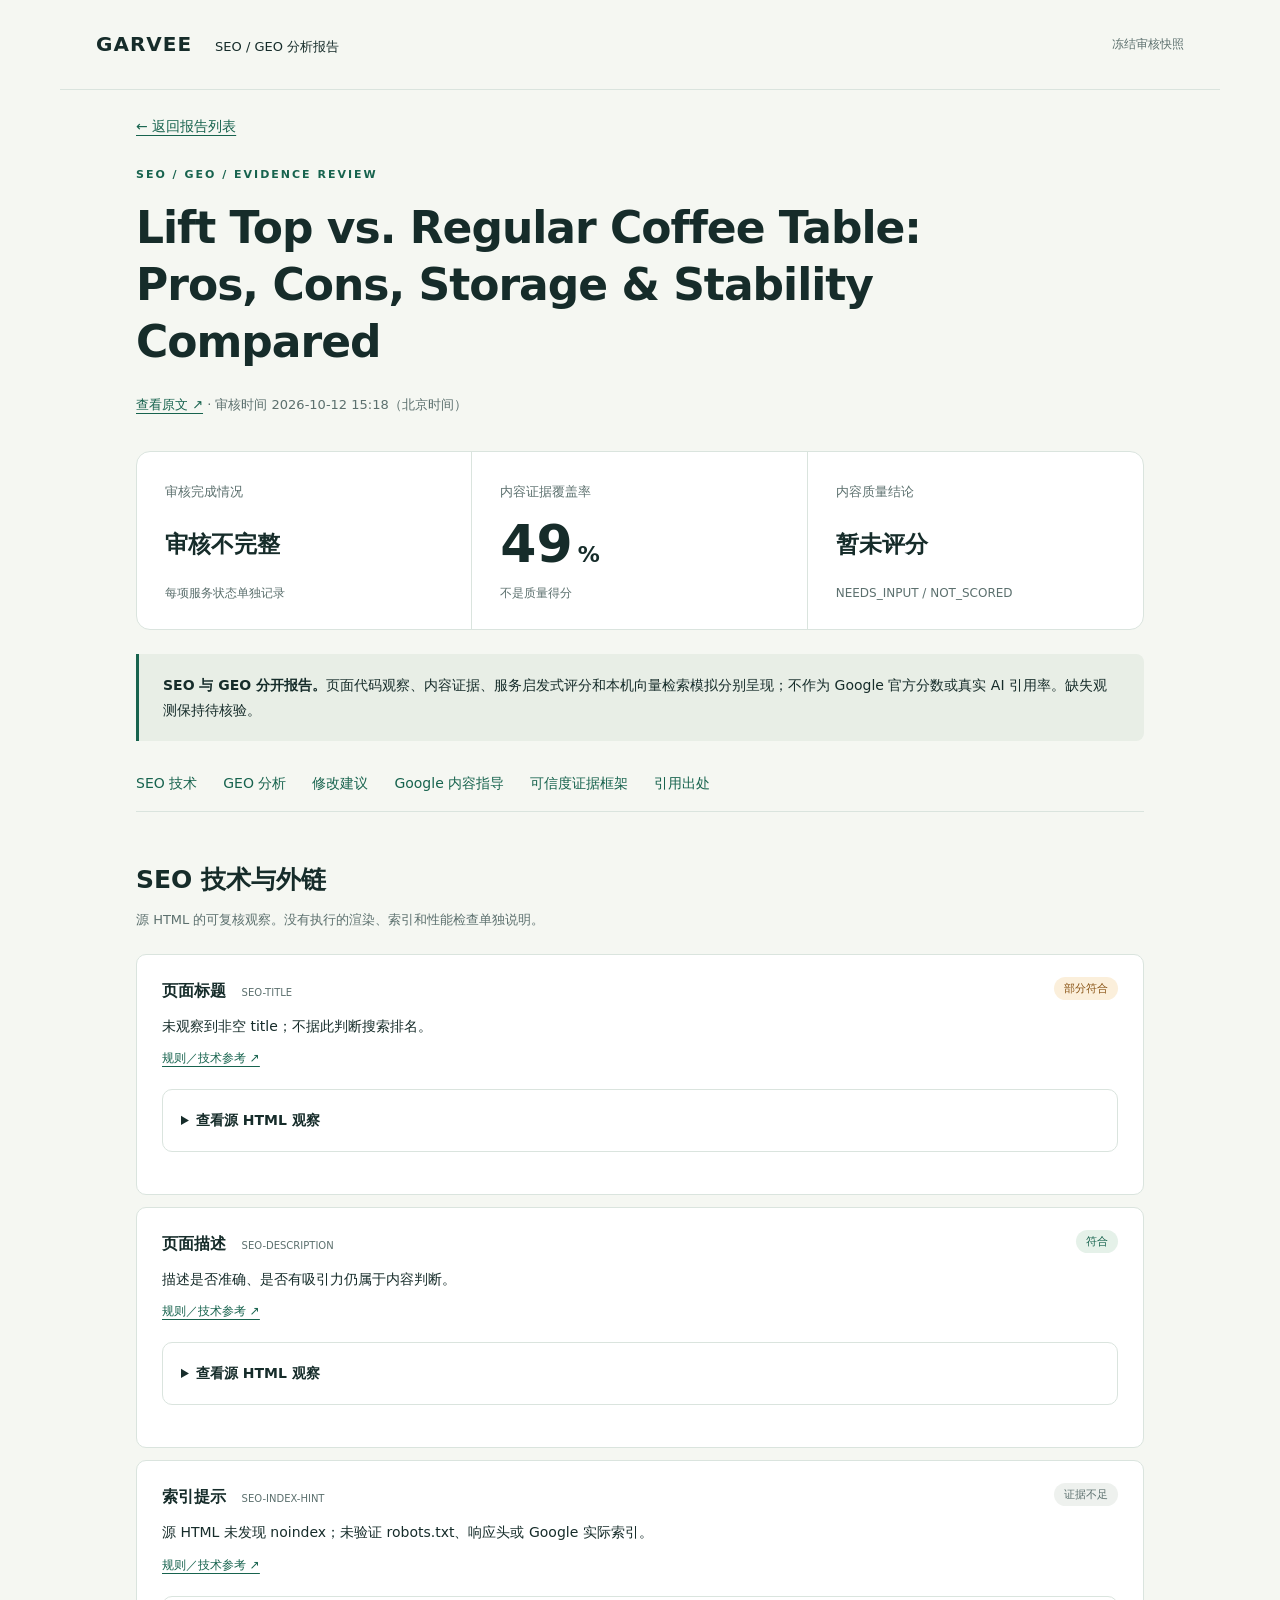
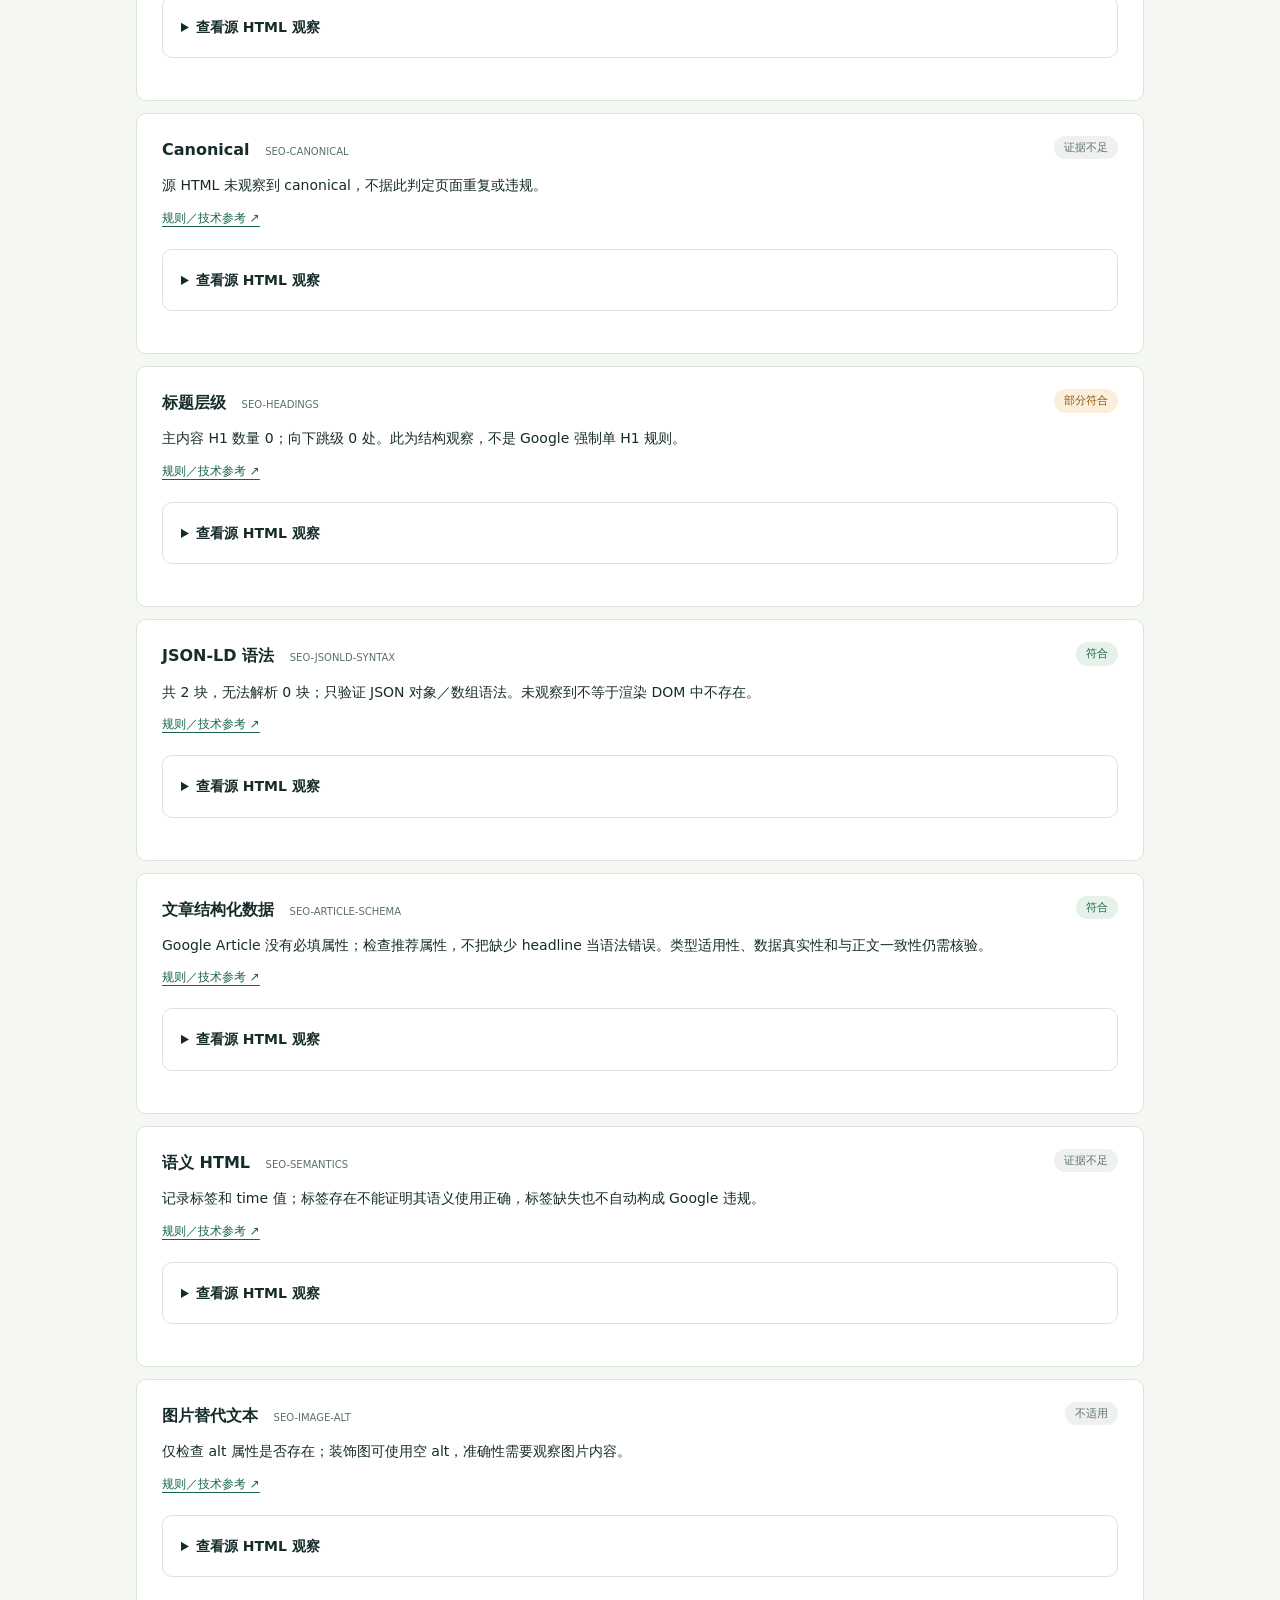
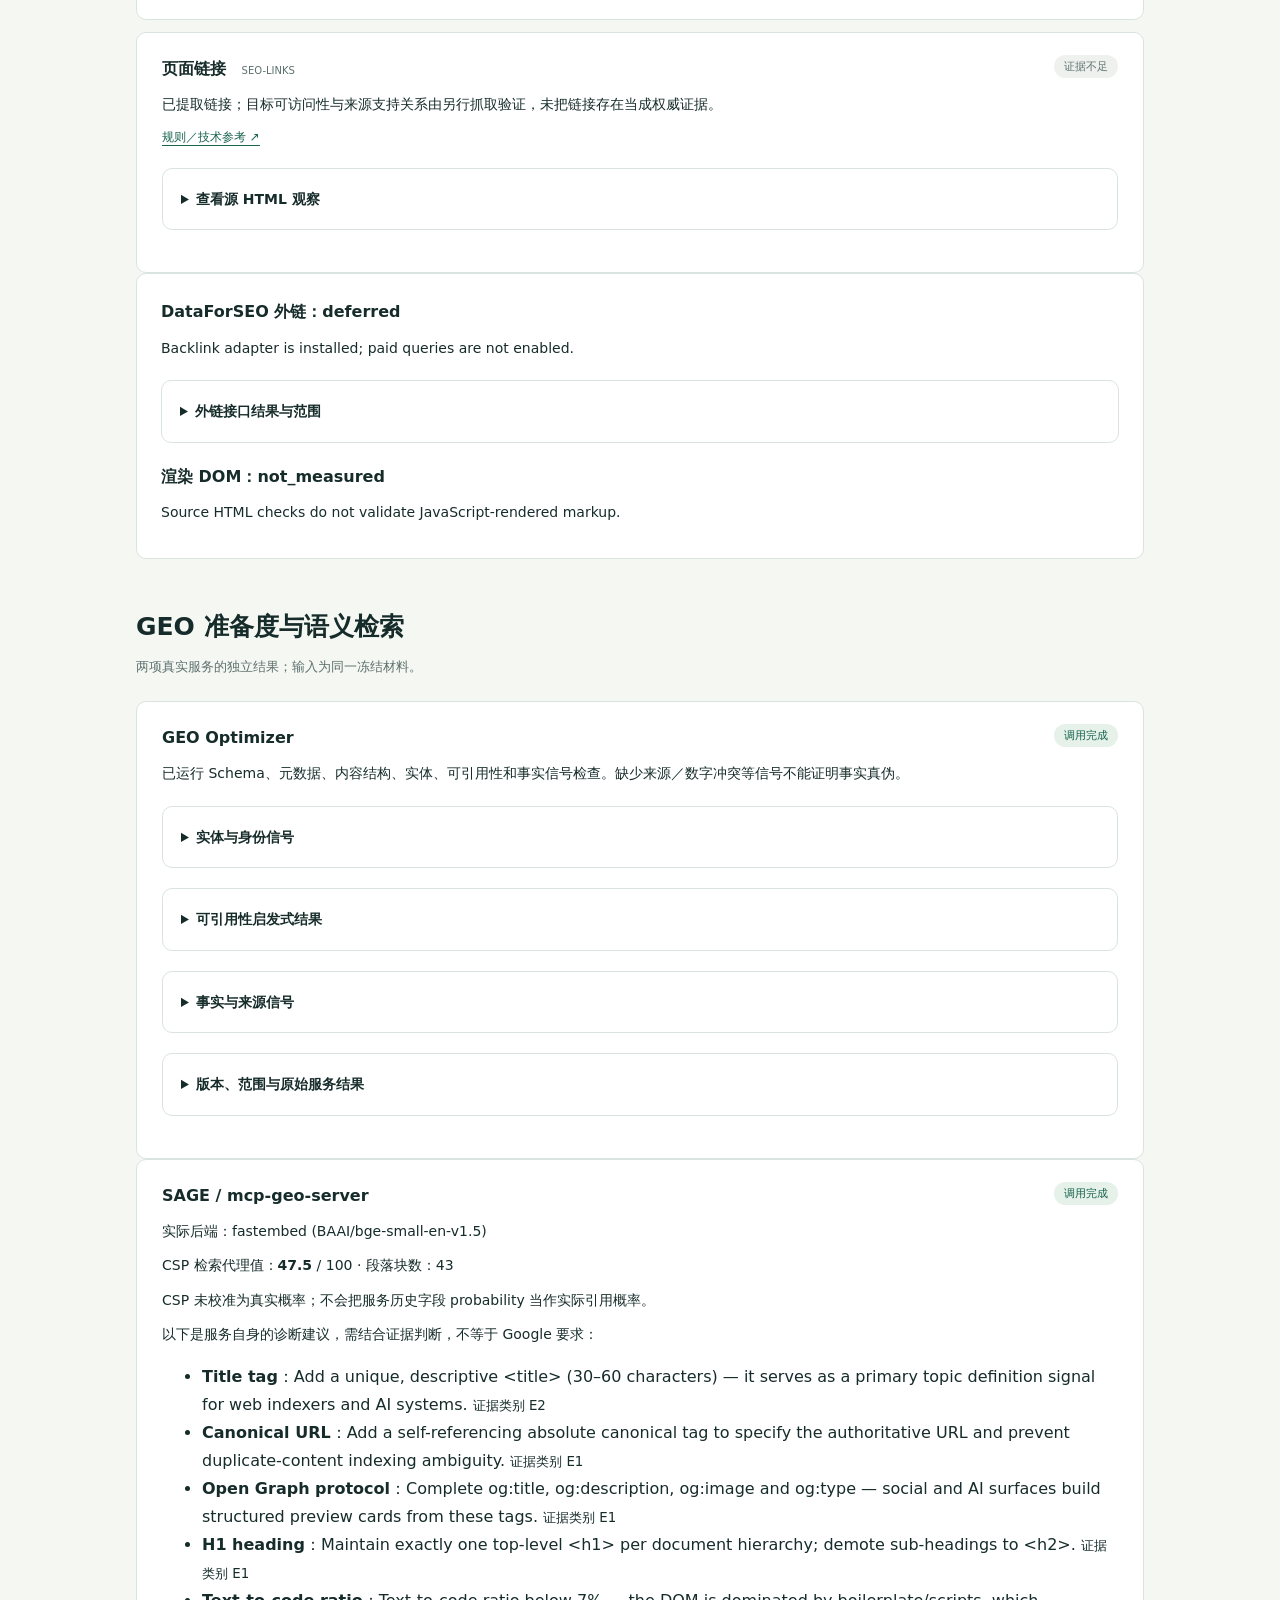
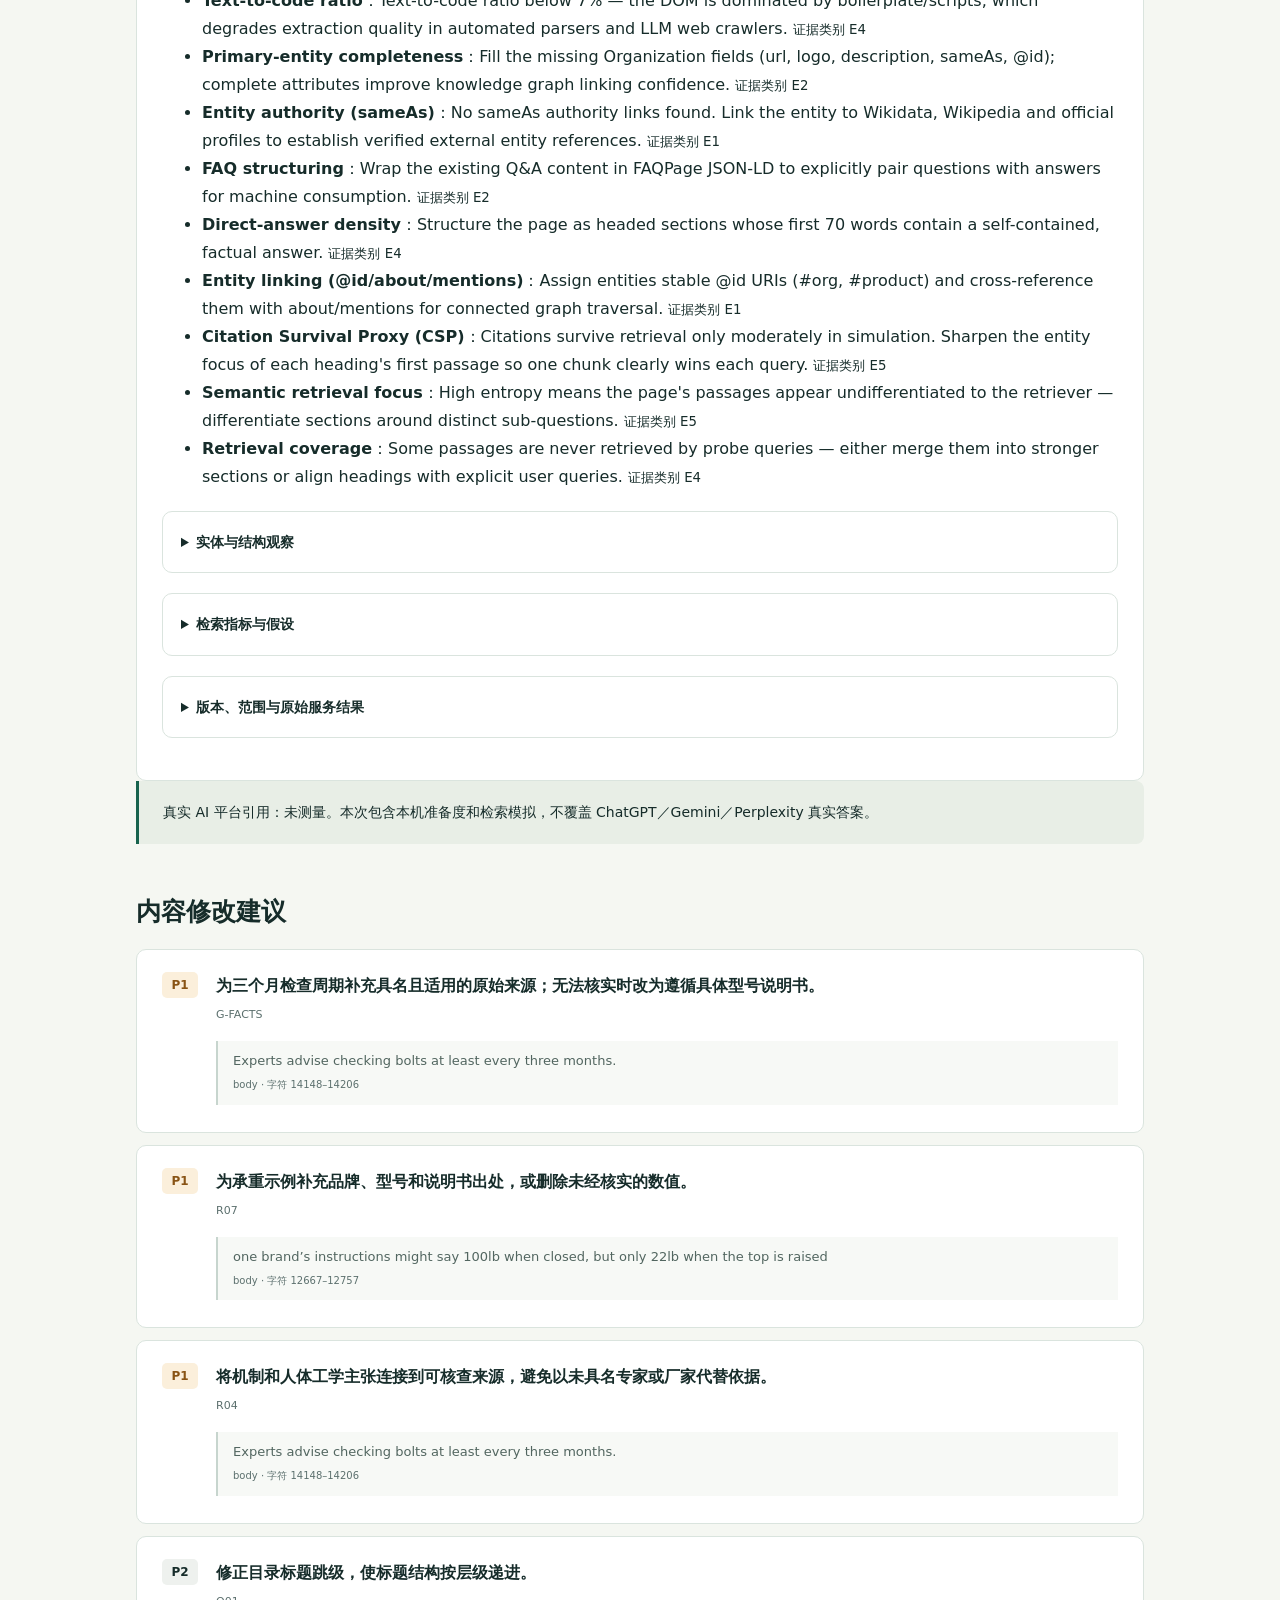
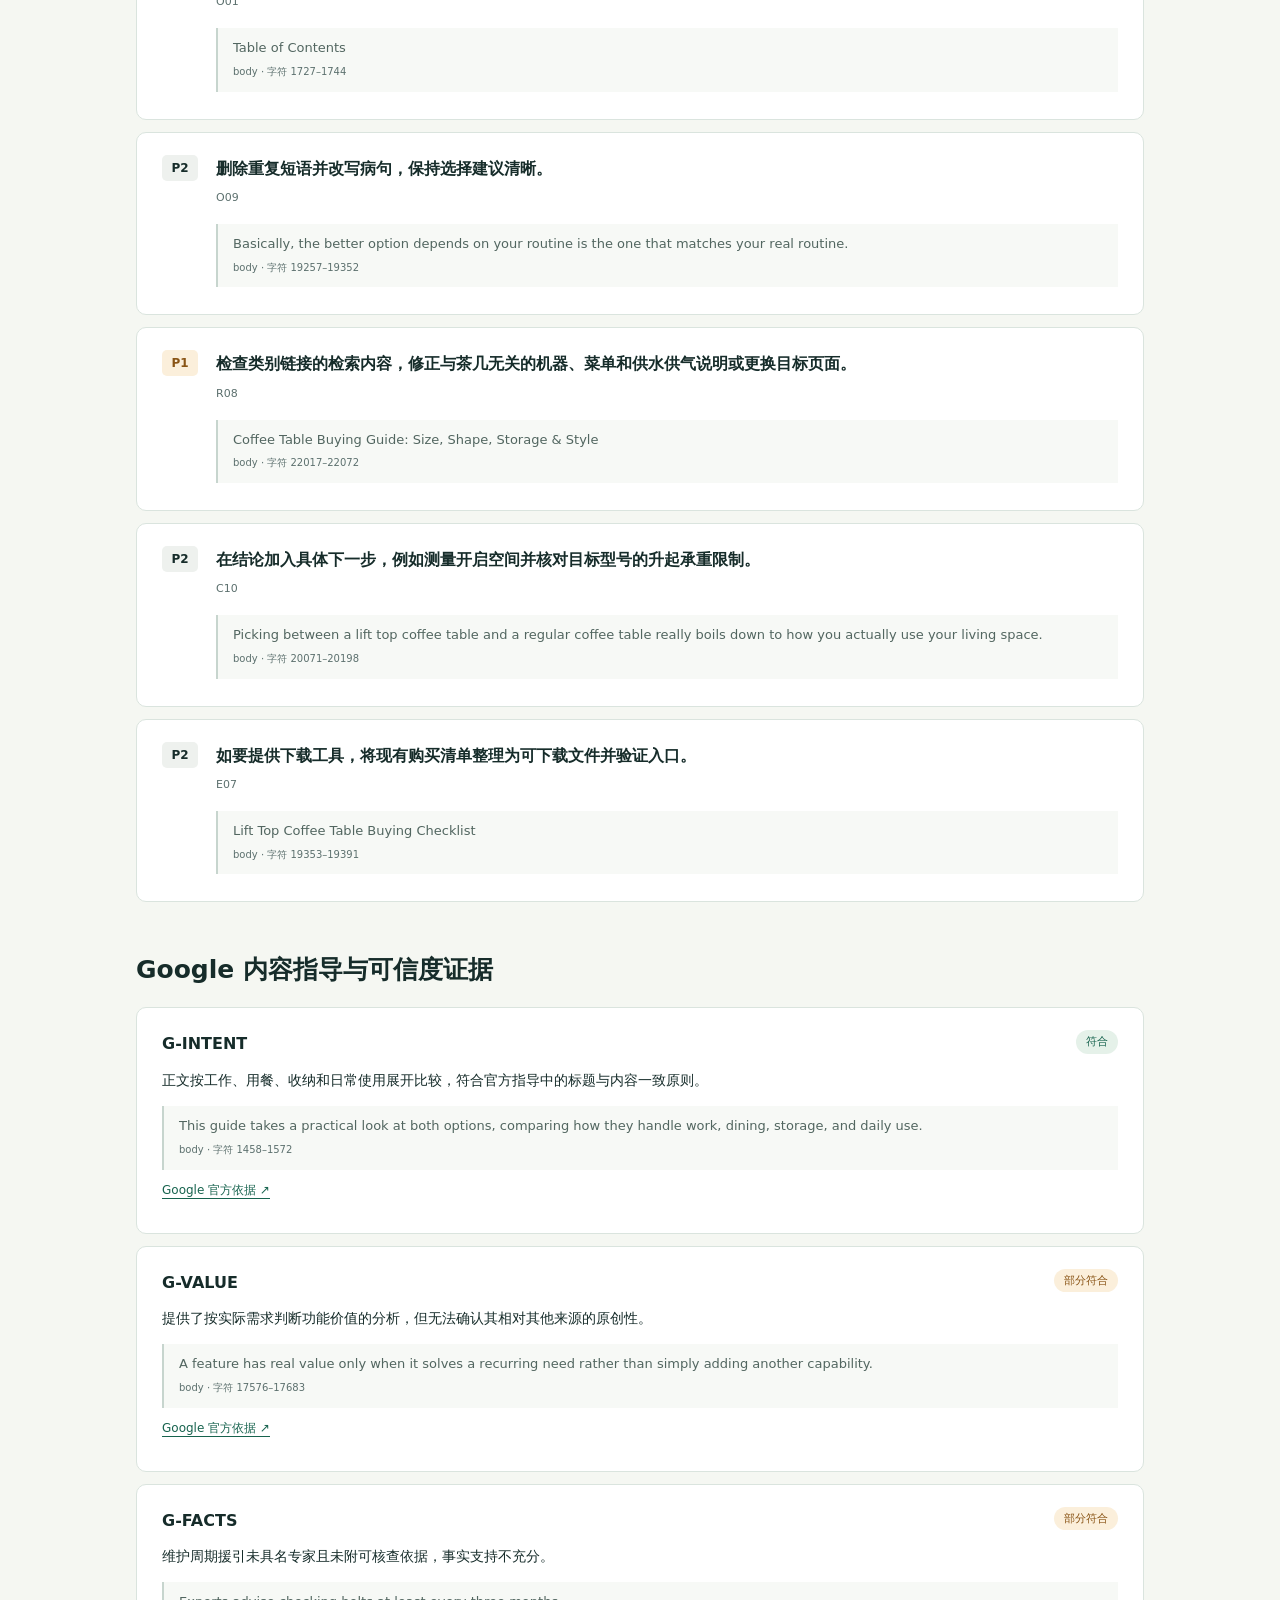
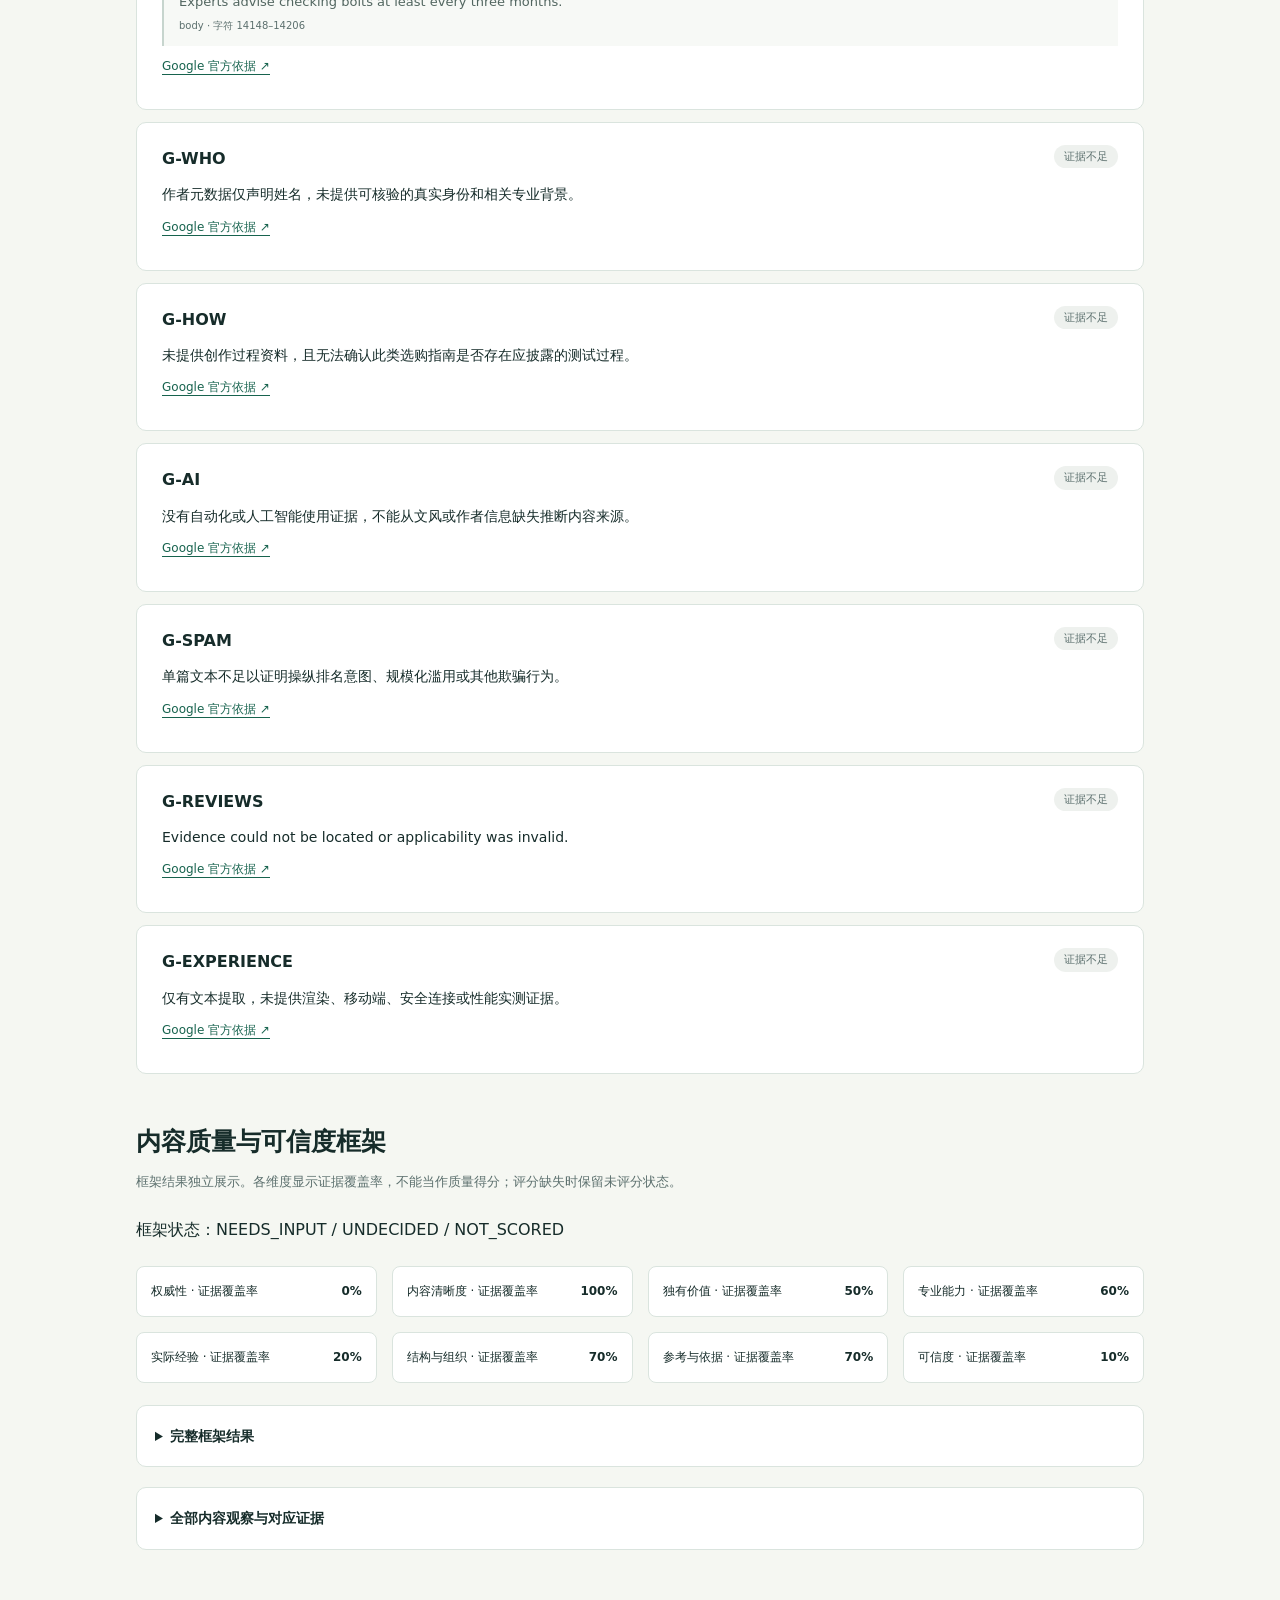
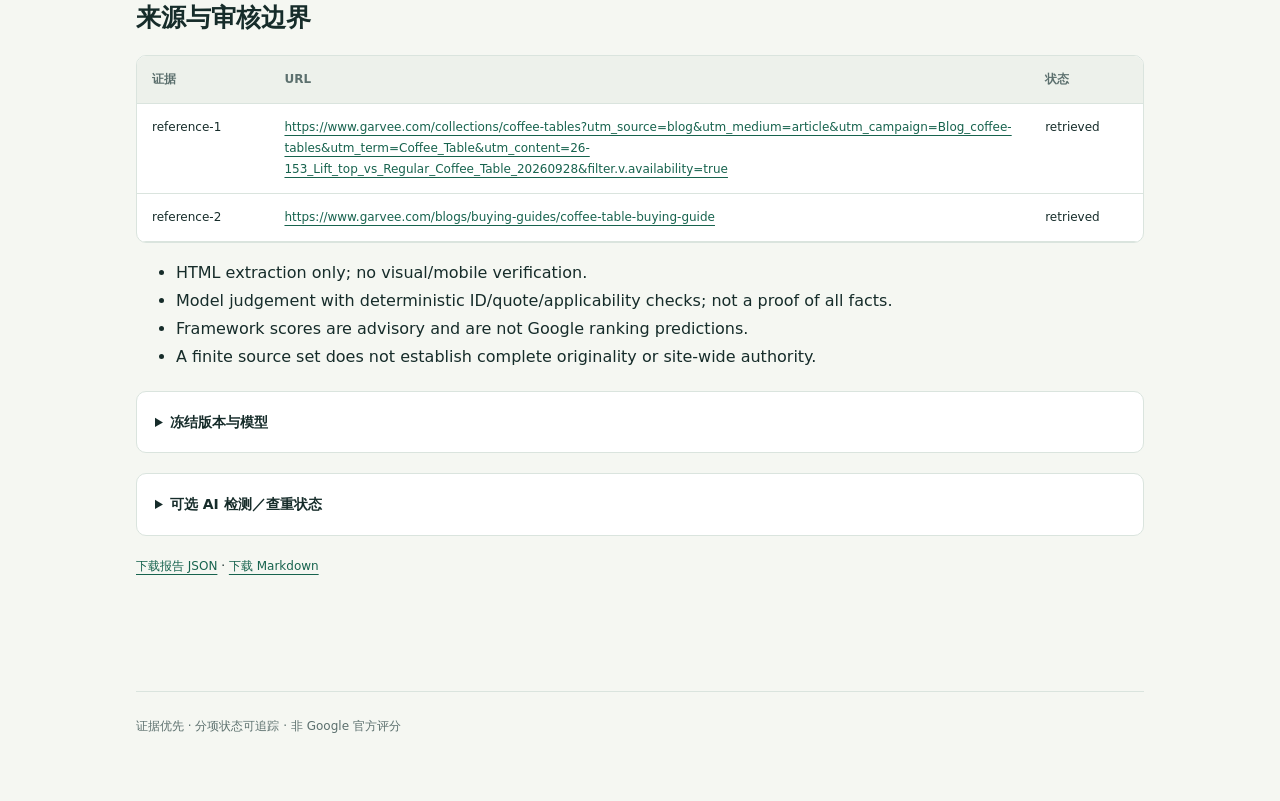
<file: coffee-table.html>
<!doctype html><html lang="zh-CN"><head><meta charset="utf-8"><meta name="viewport" content="width=device-width,initial-scale=1"><meta name="robots" content="noindex,nofollow"><title>Lift Top vs. Regular Coffee Table: Pros, Cons, Storage &amp; Stability Compared · SEO / GEO 报告</title><style>:root{--ink:#162c2a;--muted:#5c706e;--line:#dae4de;--green:#17634e;--paper:#f5f7f2;--amber:#895415}*{box-sizing:border-box}html{scroll-behavior:smooth;scroll-padding-top:24px}body{margin:0;background:var(--paper);color:var(--ink);font:16px/1.75 system-ui,-apple-system,BlinkMacSystemFont,"Segoe UI",sans-serif}a{color:var(--green);text-underline-offset:4px}header{max-width:1160px;margin:auto;padding:27px 36px;border-bottom:1px solid var(--line);display:flex;justify-content:space-between;gap:20px;align-items:center}.brand{text-decoration:none;font-size:20px;font-weight:800;letter-spacing:1px}.brand span{font-size:13px;font-weight:500;letter-spacing:0;margin-left:15px}.edition{font-size:12px;color:var(--muted)}main{max-width:1080px;padding:54px 36px;margin:auto}.back{max-width:1080px;margin:24px auto -28px;padding:0 36px;font-size:14px}.eyebrow{font-size:11px;font-weight:700;letter-spacing:2px;color:var(--green)}h1{font-size:clamp(28px,4vw,44px);line-height:1.3;font-weight:750;letter-spacing:-1px;max-width:920px;margin:15px 0}h2{font-size:25px;line-height:1.4;margin:0 0 20px}h3{font-size:16px;line-height:1.7;margin:0}p{margin:10px 0}.subtitle{font-size:17px;color:var(--muted);max-width:850px}.meta{font-size:13px;margin-top:24px;color:var(--muted)}.metrics{display:grid;grid-template-columns:repeat(3,1fr);margin:34px 0 24px;border:1px solid var(--line);border-radius:14px;overflow:hidden;background:white}.metrics>div{padding:25px 28px;border-right:1px solid var(--line)}.metrics>div:last-child{border:0}.metrics span{font-size:13px;color:var(--muted)}.metrics strong{display:block;font-size:52px;line-height:1.5;font-weight:650}.metrics small{font-size:22px;margin-left:5px}.metrics .text-metric{font-size:23px;line-height:3.4}.metrics p{font-size:12px;color:var(--muted);margin:0}.notice{padding:19px 24px;border-left:3px solid var(--green);background:#e8eee6;font-size:14px;border-radius:0 8px 8px 0}.toc{display:flex;gap:26px;flex-wrap:wrap;margin:30px 0 48px;padding-bottom:15px;border-bottom:1px solid var(--line);font-size:14px}.toc a{text-decoration:none}section{margin:50px 0}.section-head{display:flex;align-items:center;justify-content:space-between}.section-head span,.section-note{font-size:13px;color:var(--muted)}.section-note{margin:-8px 0 22px}.changes,.findings{display:grid;gap:12px}.change,.finding{background:white;border:1px solid var(--line);border-radius:10px;padding:22px 25px}.change{display:grid;grid-template-columns:36px 1fr;gap:18px}.priority{font-size:12px;font-weight:700;border-radius:5px;background:#eef1ee;text-align:center;height:26px;line-height:26px}.priority.P1{color:var(--amber);background:#fbefdb}.code{font-size:11px;color:var(--muted)}.finding-head{display:flex;justify-content:space-between;gap:15px;align-items:flex-start}.finding-head small{font-size:10px;font-weight:500;margin-left:10px;color:var(--muted)}.finding>p{font-size:14px}.badge{font-size:11px;white-space:nowrap;border-radius:20px;padding:2px 10px;background:#eef1ee;color:var(--muted)}.badge.pass{background:#e5f1e9;color:var(--green)}.badge.partial{background:#fbefdb;color:var(--amber)}.badge.fail{background:#f9e2df;color:#a42d26}blockquote{margin:14px 0 5px;padding:9px 15px;border-left:2px solid #c7d5ce;background:#f7f9f6;color:#526660;font-size:13px;overflow-wrap:anywhere}blockquote p{margin:0}cite{font-size:10px;font-style:normal;color:var(--muted)}.source{font-size:12px!important}.dimensions{display:grid;grid-template-columns:repeat(4,1fr);gap:15px;margin:22px 0}.dimensions>div{background:white;border:1px solid var(--line);padding:14px;border-radius:8px;font-size:12px}.dimensions b{float:right}.dimensions progress{display:block;width:100%;height:5px;border:0;margin-top:14px;accent-color:var(--green)}progress::-webkit-progress-bar{background:#edf1eb}progress::-webkit-progress-value{background:var(--green)}details{margin:20px 0;background:white;border:1px solid var(--line);border-radius:10px;padding:18px}summary{cursor:pointer;font-size:14px;font-weight:600}details .findings{margin-top:20px}details .finding{background:var(--paper)}.table-wrap{overflow:auto;border:1px solid var(--line);border-radius:10px;background:white}table{width:100%;border-collapse:collapse;font-size:12px}th,td{text-align:left;padding:13px 15px;border-bottom:1px solid var(--line);vertical-align:top}th{color:var(--muted);background:#edf1eb}td:nth-child(2){max-width:570px;overflow-wrap:anywhere}td:first-child,td:last-child{white-space:nowrap}.boundary{background:white;border:1px solid var(--line);padding:24px;border-radius:10px;font-size:14px}.boundary h3{margin-top:12px}.boundary h3:first-child{margin-top:0}.boundary ul{padding-left:20px}.downloads{font-size:12px}pre{white-space:pre-wrap;overflow-wrap:anywhere;font-size:11px;padding:15px;background:var(--paper)}footer{max-width:1008px;margin:10px auto 40px;border-top:1px solid var(--line);padding:24px 0;font-size:12px;color:var(--muted)}.report-grid{display:grid;grid-template-columns:1fr 1fr;gap:22px;margin:35px 0}.report-card{display:block;padding:30px;background:white;border:1px solid var(--line);border-radius:12px;text-decoration:none;color:var(--ink);transition:border-color .2s}.report-card:hover{border-color:var(--green)}.report-card h2{font-size:24px;margin:16px 0}.report-card p{font-size:13px;color:var(--muted);min-height:50px}.card-bottom{margin-top:25px;padding-top:15px;border-top:1px solid var(--line);display:flex;justify-content:space-between;gap:15px;font-size:12px}.card-bottom b{font-size:19px;color:var(--green);margin-left:5px}@media(max-width:650px){header{padding:18px 20px}.edition{display:none}main{padding:40px 20px}.back{padding:0 20px}.brand span{margin-left:8px}.metrics{grid-template-columns:1fr}.metrics>div{border-right:0;border-bottom:1px solid var(--line);padding:16px 20px}.metrics strong{font-size:40px}.metrics .text-metric{line-height:2.4}.report-grid{grid-template-columns:1fr}.dimensions{grid-template-columns:1fr 1fr}.change,.finding{padding:18px 16px}.change{gap:12px}.toc{gap:15px}footer{margin:20px;padding:24px 0}.finding-head small{display:block;margin:0}.report-card{padding:24px}}@media print{header,.toc,.back,.downloads{display:none}body{background:white;font-size:12px}main{padding:0;max-width:none}section{margin:25px 0}details{break-inside:avoid}.finding,.change{break-inside:avoid}.notice{background:white}.metrics strong{font-size:30px}.report-grid{display:block}footer{font-size:10px}}
</style></head><body><header><span class="brand">GARVEE <span>SEO / GEO 分析报告</span></span><span class="edition">冻结审核快照</span></header><div class="back"><a href="index.html">← 返回报告列表</a></div><main><div class="eyebrow">SEO / GEO / EVIDENCE REVIEW</div><h1>Lift Top vs. Regular Coffee Table: Pros, Cons, Storage &amp; Stability Compared</h1><p class="meta"><a href="https://www.garvee.com/blogs/buying-guides/lift-top-vs-regular-coffee-table" target="_blank" rel="noopener noreferrer">查看原文 ↗</a> · 审核时间 2026-10-12 15:18（北京时间）</p><div class="metrics"><div><span>审核完成情况</span><strong class="text-metric">审核不完整</strong><p>每项服务状态单独记录</p></div><div><span>内容证据覆盖率</span><strong>49<small>%</small></strong><p>不是质量得分</p></div><div><span>内容质量结论</span><strong class="text-metric">暂未评分</strong><p>NEEDS_INPUT / NOT_SCORED</p></div></div><aside class="notice"><b>SEO 与 GEO 分开报告。</b>页面代码观察、内容证据、服务启发式评分和本机向量检索模拟分别呈现；不作为 Google 官方分数或真实 AI 引用率。缺失观测保持待核验。</aside><nav class="toc"><a href="#seo">SEO 技术</a><a href="#geo">GEO 分析</a><a href="#changes">修改建议</a><a href="#content">Google 内容指导</a><a href="#framework">可信度证据框架</a><a href="#sources">引用出处</a></nav><section id="seo"><h2>SEO 技术与外链</h2><p class="section-note">源 HTML 的可复核观察。没有执行的渲染、索引和性能检查单独说明。</p><div class="findings"><article class="finding"><div class="finding-head"><h3>页面标题 <small>SEO-TITLE</small></h3><span class="badge partial">部分符合</span></div><p>未观察到非空 title；不据此判断搜索排名。</p><p class="source"><a href="https://developers.google.com/search/docs/appearance/ai-features" target="_blank" rel="noopener noreferrer">规则／技术参考 ↗</a></p><details><summary>查看源 HTML 观察</summary><pre>&quot;&quot;</pre></details></article><article class="finding"><div class="finding-head"><h3>页面描述 <small>SEO-DESCRIPTION</small></h3><span class="badge pass">符合</span></div><p>描述是否准确、是否有吸引力仍属于内容判断。</p><p class="source"><a href="https://developers.google.com/search/docs/appearance/ai-features" target="_blank" rel="noopener noreferrer">规则／技术参考 ↗</a></p><details><summary>查看源 HTML 观察</summary><pre>&quot;&lt;meta content=\&quot;Compare a lift top coffee table and regular coffee table for working, dining, storage, stability, maintenance and everyday use.\&quot; name=\&quot;description\&quot;/&gt;&quot;</pre></details></article><article class="finding"><div class="finding-head"><h3>索引提示 <small>SEO-INDEX-HINT</small></h3><span class="badge unknown">证据不足</span></div><p>源 HTML 未发现 noindex；未验证 robots.txt、响应头或 Google 实际索引。</p><p class="source"><a href="https://developers.google.com/search/docs/appearance/ai-features" target="_blank" rel="noopener noreferrer">规则／技术参考 ↗</a></p><details><summary>查看源 HTML 观察</summary><pre>[
  &quot;index, follow&quot;
]</pre></details></article><article class="finding"><div class="finding-head"><h3>Canonical <small>SEO-CANONICAL</small></h3><span class="badge unknown">证据不足</span></div><p>源 HTML 未观察到 canonical，不据此判定页面重复或违规。</p><p class="source"><a href="https://developers.google.com/search/docs/appearance/ai-features" target="_blank" rel="noopener noreferrer">规则／技术参考 ↗</a></p><details><summary>查看源 HTML 观察</summary><pre>&quot;&quot;</pre></details></article><article class="finding"><div class="finding-head"><h3>标题层级 <small>SEO-HEADINGS</small></h3><span class="badge partial">部分符合</span></div><p>主内容 H1 数量 0；向下跳级 0 处。此为结构观察，不是 Google 强制单 H1 规则。</p><p class="source"><a href="https://html.spec.whatwg.org/multipage/sections.html" target="_blank" rel="noopener noreferrer">规则／技术参考 ↗</a></p><details><summary>查看源 HTML 观察</summary><pre>[]</pre></details></article><article class="finding"><div class="finding-head"><h3>JSON-LD 语法 <small>SEO-JSONLD-SYNTAX</small></h3><span class="badge pass">符合</span></div><p>共 2 块，无法解析 0 块；只验证 JSON 对象／数组语法。未观察到不等于渲染 DOM 中不存在。</p><p class="source"><a href="https://developers.google.com/search/docs/appearance/structured-data/article" target="_blank" rel="noopener noreferrer">规则／技术参考 ↗</a></p><details><summary>查看源 HTML 观察</summary><pre>{
  &quot;invalid_blocks&quot;: [],
  &quot;valid&quot;: [
    {
      &quot;block&quot;: 1,
      &quot;json&quot;: {
        &quot;@context&quot;: &quot;https://schema.org&quot;,
        &quot;@type&quot;: &quot;BreadcrumbList&quot;,
        &quot;itemListElement&quot;: [
          {
            &quot;@type&quot;: &quot;ListItem&quot;,
            &quot;item&quot;: {
              &quot;@id&quot;: &quot;/&quot;,
              &quot;name&quot;: &quot;Home&quot;
            },
            &quot;position&quot;: 1
          },
          {
            &quot;@type&quot;: &quot;ListItem&quot;,
            &quot;item&quot;: {
              &quot;@id&quot;: &quot;/blogs/buying-guides&quot;,
              &quot;name&quot;: &quot;Buying Guides&quot;
            },
            &quot;position&quot;: 2
          },
          {
            &quot;@type&quot;: &quot;ListItem&quot;,
            &quot;item&quot;: {
              &quot;@id&quot;: &quot;/blogs/buying-guides/lift-top-vs-regular-coffee-table&quot;,
              &quot;name&quot;: &quot;Lift Top vs. Regular Coffee Table: Pros, Cons, Storage &amp; Stability Compared&quot;
            },
            &quot;position&quot;: 3
          }
        ]
      }
    },
    {
      &quot;block&quot;: 2,
      &quot;json&quot;: {
        &quot;@context&quot;: &quot;http://schema.org&quot;,
        &quot;@type&quot;: &quot;Article&quot;,
        &quot;articleBody&quot;: &quot;Lift Top vs. Regular Coffee Table: Which Is Better for Work, Storage &amp;amp; Everyday Use?\n \nA coffee table does far more than just occupy the space in front of a sofa. It&#x27;s the quiet spot where drinks, books, remotes and everyday basics all collect. It can also be an informal work surface, a little place for meals, or an extra landing pad to tuck away living-room clutter out of sight.\nFor many shoppers, the biggest choice boils down to lift top vs regular coffee table. A regular coffee table gives you a fixed top, steady and uncomplicated, while a lift top coffee table adds a moveable top that can pull the work or dining surface closer to you. Some styles take the idea further by pairing adjustable height with hidden compartments, drawers, or shelving.\nIf you are furnishing an apartment or trying to make a small living room work harder, or maybe you’re trying to build a furnishing a small living room or apartment,those added functions can be especially appealing. A lift-top coffee table with storage can double as a compact work surface while keeping chargers, books, and everyday clutter out of sight.\nHowever, more functionality does not automatically mean better. Moving parts can complicate stability, cleaning, assembly, and maintenance. And the raised tabletop may have different weight limits compared to when the table is fully closed. These details matter just as much as appearance when considering the lift top coffee table pros and cons.\nThis guide takes a practical look at both options, comparing how they handle work, dining, storage, and daily use. Instead of asking only which design looks better, this guide focuses on a more useful question: which one makes more sense for the way you actually live?\n\nTable of Contents\nLift Top Vs. Regular Coffee Table: Quick ComparisonHow Lift Top Coffee Tables WorkWork, Dining and Everyday UsabilityStorage and Space EfficiencyStability, Weight Capacity and SafetyAssembly, Maintenance and Long-Term UseAre Lift Top Coffee Tables Worth It?ConclusionFAQs\n\nLift Top vs. Regular Coffee Table: Quick Comparison\nThe clearest difference between a lift-top and a regular coffee table becomes obvious once you sit down to use it. A lift-top surface can move upward and toward you, changing how easily the table works for a laptop, a meal, or access to hidden storage. That difference is not only about convenience, it also shifts things like stability, hardware design, maintenance, and the price.\n\n\n\n\nFactor\n\n\nLift-Top\n\n\nRegular\n\n\n\n\nWork from sofa\n\n\nStrong\n\n\nLimited\n\n\n\n\nCasual dining\n\n\nStrong\n\n\nLimited\n\n\n\n\nStorage\n\n\nOften integrated\n\n\nDepends on design\n\n\n\n\nStability\n\n\nMore mechanism-dependent\n\n\nUsually straightforward\n\n\n\n\nOpen clearance\n\n\nMust be measured\n\n\nNo moving footprint\n\n\n\n\nSurface styling\n\n\nMay need items moved\n\n\nEasier\n\n\n\n\nCleaning\n\n\nMore gaps/mechanism\n\n\nSimpler\n\n\n\n\nAssembly\n\n\nUsually more involved\n\n\nUsually simpler\n\n\n\n\nMaintenance\n\n\nHardware checks\n\n\nLow\n\n\n\n\nCost\n\n\nUsually higher\n\n\nWider range\n\n\n\n\nBest for\n\n\nMultifunctional/small spaces\n\n\nSimplicity/decor\n\n\n\n\n\nSo, are lift top coffee tables worth it? If you work or eat from the sofa pretty often, the extra functions can be genuinely useful. But if it’s mostly decorative, or you only use it now and then, then a fixed coffee table might be the better choice for everyday use.\nWhen you’re choosing between a lift top or standard coffee table, begin with your daily routine, how much space you have, and what kind of storage you actually need. Starting with your actual routine, rather than the feature list, is the best way to choose a table that will still feel useful after the novelty wears off.\n\nHow Lift Top Coffee Tables Work\nA lift top coffee table uses hinges, pivot arms, springs, or gas struts to move some of the tabletop, or even all of it up and toward the person using it. Unlike a regular coffee table, this mechanism changes the working height. The actual movement, however, really depends on how the table was built, and what kind of lift hardware it uses.\nCommon Lift Top Coffee Table Designs\nSingle lift top: This arrangement is the most straightforward, where one part of the tabletop lifts and shifts forward. It’s useful as a spot for a laptop, reading, or eating from the sofa, and it often uncovers a storage compartment below.\nSplit or dual lift top: A dual lift top coffee table has two tabletop sections that can move on their own. In a split lift top coffee table setup, two people can use separate raised surfaces at the same time, or one side can stay down while the other is lifted.\nConvertible designs: A convertible coffee table is more than just raising the top. Depending on the model, sections may lift, slide, fold, or separate so you can get different working, dining, or casual layouts. Some versions also pair those actions with drawers or tucked away compartments, so a convertible coffee table with storage can end up being especially handy for small spaces.\nSpring Vs. Gas-Spring Mechanisms\nThe spring lift coffee table mechanism uses mechanical springs, in a way that helps counter some of the tabletop’s weight. These spring-assisted hardware setups are usually designed around the weight and the shape of the moving panel. In many cases, the furniture lift system can be tuned so the front section holds at different positions.\nA gas spring lift top coffee table uses a pressurized cylinder. This gives an extension force that feels more steady. Gas springs also provide controlled motion, sometimes with damping, so the top opens smoothly.\nWhen you’re comparing models, don’t rely only on the mechanism based on the name. Instead, check the manufacturer’s directions for the intended tabletop load, the opening range, and whether any replacement or little adjustments are required. \n\n\n\n\nFactor\n\n\nSpring-Assisted\n\n\nGas-Spring\n\n\n\n\nOpening feel\n\n\nDepends heavily on spring tension/design\n\n\nOften more controlled\n\n\n\n\nClosing feel\n\n\nMay require more user control\n\n\nCan offer smoother damping\n\n\n\n\nReplacement\n\n\nMechanism-specific\n\n\nGas strut specifications matter\n\n\n\n\nWhat matters most\n\n\nAlignment + hardware quality + tabletop weight\n\n\nSame\n\n\n\n\n\nWork, Dining and Everyday Usability\nThe main appeal of a lift-top coffee table is its flexibility. A few extra inches of height and forward reach can make working or eating from the sofa more comfortable, but the moving surface introduces trade-offs as well.\nTyping Stability:\nIf you regularly work from the sofa, a raised tabletop can bring your laptop closer and reduce the need to lean forward. Ergonomics guides recommend a stable work surface, and they also suggest keeping keyboard height so the wrists stay neutral. So a lift top coffee table for laptop use can work well for short sessions. The part that matters most is how firmly the top locks into position.\nIf the top wobbles while you type, or shifts when you use the trackpad, then the ergonomic advantage of that added height fades out. For longer work sessions, an adjustable coffee table for working should be judged by its actual raised height, and by whether it remains stable the whole time.\nEating Comfort and Tabletop Movement:\nA coffee table for eating on couch can make casual meals easier, because the raised surface pulls plates and drinks closer. A lift top coffee table for dining also moves forward as it rises, giving more usable reach than a tabletop that only rises vertically.\nBefore buying, measure the table in its open position, not just its closed dimensions. Look at how far the top travels toward the sofa, and check if it could bump knees, press against cushions, or interfere with nearby furniture.\nClearance, Dimensions and Placement:\nThe closed size can be a little misleading when picking a coffee table for a compact room. Check the lift top coffee table dimensions in both positions, and also measure how much lift top coffee table clearance is needed so the top can travel fully. A good starting idea is to measure the coffee table distance from sofa in the closed position, then add the extra forward movement when it’s raised. That way you can also figure out how much space around a coffee table is really available.\nDo Items Need to Be Removed?\nOften, yes. This depends on the design. Some manufacturers actually tell users to clear the tabletop before lifting. One manufacturer, for instance, specifies that items should be removed before operating its lift mechanism.\nFor a multifunctional coffee table for living room use, a split or partially fixed top can be more convenient, since everyday things can stay on the stationary section while the working surface moves.\nDecor and Surface Styling\nA coffee table often doubles as a display surface for books, trays, candles, plants, or other decorative pieces. That is easy to manage on a regular coffee table because the surface never moves. With a lift-top design, styling takes a little more planning.\nIf you raise the tabletop several times a day, taller objects, loose accessories, or a crowded tray may need to be moved first. This can make elaborate coffee-table styling less practical, especially on a single-panel lift top. A split or dual lift-top design can offer more flexibility because one section may remain stationary while the other is used for working or dining.\nIf decorating the tabletop is a priority, consider how often you expect to use the lifting function. A regular coffee table may be easier to style permanently, while a lift-top table works better when function matters more than keeping a carefully arranged surface untouched.\n\nStorage and Space Efficiency\nStorage is one of the clearest practical advantages offered by many lift-top designs, especially when the table combines hidden compartments with drawers or open shelving. That does not automatically make it better than a regular coffee table; the real value depends on what you need to store and how often you need to access it. What arrangement works best mostly comes down to what you’re trying to manage, such as whether you want clutter kept out of view, essentials nearby, or a few aesthetic pieces on display.\nHidden Compartments:\nA coffee table with hidden storage is especially handy for items you want close, but not constantly in view, like remotes, chargers, games, or laptop add-ons. Many lift top models put a compartment right under the part that moves, so you can grab what you need when the top is raised. Some layouts also split the concealed area from other storage zones, so everything doesn’t end up mixed together.\nDrawers Vs. Open Shelves:\nA coffee table with drawers and storage tends to make organizing smaller items more controlled and tidy. Drawers are a good choice when you reach for something regularly, but you’d rather not leave it exposed on top.\nOn the flip side, a coffee table with open shelving storage works better for items that you want to remain visible like books, baskets, blankets, or decorative pieces. Open shelving is usually easier too, since you don’t have to move the tabletop all the time to access things, but it also tends to show clutter more.\nWhat Works Best in Small Rooms?\nIf you’re picking a coffee table for small living room setups, storage should not steal your actual walking room. A space saving coffee table with storage can combine several functions in the same footprint, especially when it includes both concealed storage and some open areas.\nA regular coffee table can still bring storage through drawers or shelves, but a convertible coffee table with storage can add yet another role, like a raised work surface or even a dining-like spot when you need it. But the right coffee table depends on how you use it day to day. Hidden compartments and drawers are better to hide clutter; while open shelving works better for things you grab often or items that look nice out in the open.\n\nStability, Weight Capacity and Safety\nA sturdy lift top coffee table should feel pretty stable, regardless of whether the top is shut or lifted up. This stability depends on the base, the lift mechanism, hinges, how it was put together, and also how the load is spread out. So, are lift top coffee tables sturdy? They can be, but the added mechanism means stability depends on more components than it does with a simple fixed-top table.\nIf you want to judge lift top coffee table stability, test it in both positions. A little movement during the lifting section can be normal, but any obvious wobble, or rocking can mean trouble with the hardware, the assembly, or the base. Make sure to test the table on a level surface with the coffee table sitting firmly on the ground.\nAlso, look closely at the lift top coffee table weight capacity. The closed tabletop and the lifted tabletop may have different limits, because the raised surface is supported by the lift arms instead of the base. For instance, one brand’s instructions might say 100lb when closed, but only 22lb when the top is raised. Always follow the model’s stated lift top coffee table raised weight limit.\nKeep in mind that the moving parts of a coffee table create pinch points around hinges, arms, and small gaps. Keep fingers clear when opening or closing the top, and make sure kids or pets don&#x27;t mess around with the mechanism. \n \nAssembly, Maintenance and Long-Term Use\nLift top coffee table assembly is usually more complicated than just putting together a basic table, because the tabletop, frame, and lift-related hardware have to line up correctly. Assembly requirements vary by model, but larger lift-top tables are often easier and safer to assemble with two people, particularly when attaching and aligning the moving tabletop. If the table is bigger or the top is heavy, having a second person actually makes the alignment smoother and helps prevent scuffing or adding stress to the mechanism.\nAlignment matters a lot. Before you fully tighten everything, make sure the tabletop sits square, and that the lift arms move evenly. Manufacturers say to keep the bolts only partly tightened until the whole assembly is done, then tighten them after the structure is aligned. Also, remember to not over tighten anything since that can harm the boards or strain the hardware.\nFor lift top coffee table maintenance, it helps to periodically check the screws, hinges, and lift arms for looseness or unusual movement. Experts advise checking bolts at least every three months. If you’re trying to figure out how to tighten lift top coffee table hardware, use the included tool and follow the model’s directions, rather than forcing a fastener that doesn’t turn smoothly.\nKeep the mechanism clean and dry, and don’t improvise repairs if the lift action starts to feel uneven, or if the hardware is visibly damaged. A lift top coffee table mechanism replacement may require model-specific parts so it is safer to opt for professional repairs. Some manufacturers even mention that adjusting or swapping height control components should be handled only by a trained person.\nCleaning and Everyday Care\nCleaning a lift-top coffee table can take slightly more attention than cleaning a fixed-top table because there are more edges, gaps, storage areas, and moving parts. Crumbs and dust can collect around hinges, lift arms, and inside hidden compartments, especially if the table is regularly used for meals.\nWipe the tabletop and storage areas with cleaning products appropriate for the table’s finish, and avoid allowing excess moisture to collect around metal hardware or moving joints. Spills should be cleaned promptly before liquid reaches the mechanism or unfinished edges.\nIt is also worth checking the hidden storage periodically rather than treating it as a permanent catch-all for chargers, remotes, paperwork, and other small items. Keeping the compartment reasonably organized makes it easier to access and prevents objects from interfering with the moving tabletop. A regular fixed-top table is generally simpler to clean, while a lift-top model trades some of that simplicity for added function.\n\nAre Lift Top Coffee Tables Worth It?\nA lift-top coffee table is worth considering when you expect to use the lifting function regularly rather than occasionally. If the same table needs to support laptop work, casual meals, hidden storage, and everyday living, the extra mechanism can make one piece of furniture do the work of several. That is especially useful in apartments and smaller living rooms where every piece needs to earn its space.\nThe trade-off is added complexity. A lift-top table usually has more hardware to assemble and maintain, may require extra clearance when opened, and can have a lower load limit in the raised position. You may also need to move drinks, decor, or other objects before lifting the surface.\nFor that reason, the question is not whether lift-top coffee tables are universally better. The better question is whether you will use the functions often enough for those trade-offs to make sense in your home.\nIs the Extra Cost Worth It?\nA lift-top coffee table usually makes the most financial sense when its extra functions replace something else you would otherwise need. In a small apartment, for example, one table may serve as a casual workspace, sofa dining surface, and storage unit without requiring a separate laptop table or additional storage furniture. In that situation, paying more for a multifunctional design can provide practical value.\nThe calculation changes if you already have a comfortable desk, a dining table, and enough storage. If the lift mechanism would only be used occasionally, the added cost and maintenance may offer little benefit over a simpler fixed-top table.\nInstead of comparing price alone, compare how many of the table’s functions you are likely to use regularly. A feature has real value only when it solves a recurring need rather than simply adding another capability.\nChoose a Lift-Top Coffee Table If...\n\nYou regularly work or use a laptop from the sofa.\nYou often eat casual meals in the living room.\nHidden storage would help reduce everyday clutter.\nYour room is small enough that one piece of furniture needs to serve several purposes.\nYou are comfortable with slightly more assembly and maintenance.\nYou expect to use the lifting mechanism regularly rather than only a few times a year.\n\nA Regular Coffee Table May Be Better If...\n\nYou already have a dedicated desk and dining surface.\nYou mainly use the coffee table for drinks, books, decor, or entertaining.\nYou prefer a permanently styled tabletop that does not need to be cleared.\nMaximum simplicity and low maintenance matter more than multifunctionality.\nYou do not need hidden storage or an adjustable work surface.\nYou are unlikely to use the lifting function often enough to justify the added mechanism.\n\nHow to Choose Between Lift Top Coffee Table Vs. Normal Coffee Table\nOnce you know which side of that comparison sounds more like your routine, focus on the details of the specific table. If you regularly work from the sofa or eat on it, then focus on a stable lift mechanism and a comfortable raised height. If storage is the main issue, then check the capacity and how easily accessible the hidden compartments, drawers and shelves are. For a coffee table for small spaces, the added functions must truly remove the need for another item of furniture, not just add more gadgets.\nIf none of those features solve your problems, then a fixed coffee table is the simpler call. Basically, the better option depends on your routine is the one that matches your real routine.\nLift Top Coffee Table Buying Checklist\nOnce you&#x27;ve narrowed down your choice, use this checklist to assess the specific model:\n\nClosed dimensions fit the available space.\nThe raised top has enough clearance from the sofa and nearby furniture.\nRaised height suits your use.\nRaised and closed weight limits are clearly given.\nThe table top feels stable when fully raised.\nThe mechanism opens and closes smoothly.\nStorage capacity matches what you need to keep inside.\nMoving hardware has no easily accessible pinch points.\nAssembly and maintenance requirements are manageable.\nCheck whether replacement hardware or after-sales support is available.\nYou understand whether items must be removed before lifting.\n\n\nConclusion\nPicking between a lift top coffee table and a regular coffee table really boils down to how you actually use your living space. A lift-top coffee table can provide a more comfortable surface for occasional work or sofa dining while also adding useful hidden storage. In the right room, those functions can reduce the need for extra furniture.\nBut the decision involves more than convenience. Stability, opening clearance, raised weight limits, assembly, cleaning, and long-term maintenance all affect how practical the table feels once you start using it regularly.\n\nFAQs\nQ: Can you work on a lift top coffee table?\nA: Yes. A lift top design can work well as a temporary desk, particularly for laptop use. However, if you work for many hours every day, a dedicated desk and ergonomic chair may still be preferable.\nQ: Can you eat on a lift top coffee table?\nA: Yes. A raised tabletop can make sofa dining more comfortable. For safety, keep hot food and drinks stable, distribute weight appropriately, and follow the manufacturer&#x27;s capacity instructions.\nQ: Can you leave things on a lift top coffee table?\nA: It depends on the design. Some lightweight items may remain on the surface while the tabletop is raised, but loose objects can move during operation.\nQ: How high does a lift top coffee table lift?\nA: The exact height varies significantly by model. Some are designed primarily for laptop use, while others rise toward dining-table height.\nQ: Are lift top coffee tables safe for children?\nA: They can be used safely with appropriate supervision, but hinges and lift arms can create pinch points. Keep children and pets away from the mechanism while it is operating.\nQ: Does a lift top coffee table need two people to assemble?\nA: Assembly requirements vary by model: some manufacturers recommend two people, while others list one-person assembly. For larger or heavier tables, two-person assembly is generally more practical.\n\nMore to read:\nCoffee Table Buying Guide: Size, Shape, Storage &amp;amp; Style&quot;,
        &quot;author&quot;: {
          &quot;@type&quot;: &quot;Person&quot;,
          &quot;name&quot;: &quot;YANGYU CHEN&quot;
        },
        &quot;datePublished&quot;: &quot;2026-09-28T11:55:17Z&quot;,
        &quot;description&quot;: &quot;Compare a lift top coffee table and regular coffee table for working, dining, storage, stability, maintenance and everyday use.&quot;,
        &quot;headline&quot;: &quot;Lift Top vs. Regular Coffee Table: Pros, Cons, Storage &amp; Stability Compared&quot;,
        &quot;image&quot;: [
          &quot;https://cdn.shopify.com/s/files/1/0724/6698/9369/articles/Lift_Top_Coffee_Table_vs_Regular_Coffee_Table.png?v=1790596845&amp;width=1200&quot;
        ],
        &quot;mainEntityOfPage&quot;: {
          &quot;@id&quot;: &quot;https://www.garvee.com/en/blogs/buying-guides/lift-top-vs-regular-coffee-table&quot;,
          &quot;@type&quot;: &quot;WebPage&quot;
        },
        &quot;publisher&quot;: {
          &quot;@type&quot;: &quot;Organization&quot;,
          &quot;name&quot;: &quot;Garvee&quot;
        },
        &quot;url&quot;: &quot;https://www.garvee.com/en/blogs/buying-guides/lift-top-vs-regular-coffee-table&quot;
      }
    }
  ]
}</pre></details></article><article class="finding"><div class="finding-head"><h3>文章结构化数据 <small>SEO-ARTICLE-SCHEMA</small></h3><span class="badge pass">符合</span></div><p>Google Article 没有必填属性；检查推荐属性，不把缺少 headline 当语法错误。类型适用性、数据真实性和与正文一致性仍需核验。</p><p class="source"><a href="https://developers.google.com/search/docs/appearance/structured-data/article" target="_blank" rel="noopener noreferrer">规则／技术参考 ↗</a></p><details><summary>查看源 HTML 观察</summary><pre>[
  {
    &quot;missing_recommended&quot;: [],
    &quot;type&quot;: &quot;Article&quot;
  }
]</pre></details></article><article class="finding"><div class="finding-head"><h3>语义 HTML <small>SEO-SEMANTICS</small></h3><span class="badge unknown">证据不足</span></div><p>记录标签和 time 值；标签存在不能证明其语义使用正确，标签缺失也不自动构成 Google 违规。</p><p class="source"><a href="https://html.spec.whatwg.org/multipage/sections.html" target="_blank" rel="noopener noreferrer">规则／技术参考 ↗</a></p><details><summary>查看源 HTML 观察</summary><pre>{
  &quot;counts&quot;: {
    &quot;article&quot;: 9,
    &quot;cite&quot;: 0,
    &quot;figcaption&quot;: 0,
    &quot;figure&quot;: 0,
    &quot;main&quot;: 2,
    &quot;section&quot;: 1,
    &quot;time&quot;: 9
  },
  &quot;invalid_time_values&quot;: []
}</pre></details></article><article class="finding"><div class="finding-head"><h3>图片替代文本 <small>SEO-IMAGE-ALT</small></h3><span class="badge not_applicable">不适用</span></div><p>仅检查 alt 属性是否存在；装饰图可使用空 alt，准确性需要观察图片内容。</p><p class="source"><a href="https://developers.google.com/search/docs/appearance/google-images" target="_blank" rel="noopener noreferrer">规则／技术参考 ↗</a></p><details><summary>查看源 HTML 观察</summary><pre>{
  &quot;images&quot;: 0,
  &quot;missing_alt&quot;: []
}</pre></details></article><article class="finding"><div class="finding-head"><h3>页面链接 <small>SEO-LINKS</small></h3><span class="badge unknown">证据不足</span></div><p>已提取链接；目标可访问性与来源支持关系由另行抓取验证，未把链接存在当成权威证据。</p><p class="source"><a href="https://developers.google.com/search/docs/appearance/ai-features" target="_blank" rel="noopener noreferrer">规则／技术参考 ↗</a></p><details><summary>查看源 HTML 观察</summary><pre>[]</pre></details></article></div><div class="boundary"><h3>DataForSEO 外链：deferred</h3><p>Backlink adapter is installed; paid queries are not enabled.</p><details><summary>外链接口结果与范围</summary><pre>{
  &quot;live_verified&quot;: false,
  &quot;provider&quot;: &quot;DataForSEO&quot;,
  &quot;reason&quot;: &quot;Backlink adapter is installed; paid queries are not enabled.&quot;,
  &quot;status&quot;: &quot;deferred&quot;
}</pre></details><h3>渲染 DOM：not_measured</h3><p>Source HTML checks do not validate JavaScript-rendered markup.</p></div></section><section id="geo"><h2>GEO 准备度与语义检索</h2><p class="section-note">两项真实服务的独立结果；输入为同一冻结材料。</p><article class="finding"><div class="finding-head"><h3>GEO Optimizer</h3><span class="badge pass">调用完成</span></div><p>已运行 Schema、元数据、内容结构、实体、可引用性和事实信号检查。缺少来源／数字冲突等信号不能证明事实真伪。</p><details><summary>实体与身份信号</summary><pre>{
  &quot;brand_name_consistent&quot;: false,
  &quot;faq_depth&quot;: 0,
  &quot;has_about_link&quot;: true,
  &quot;has_contact_info&quot;: false,
  &quot;has_crunchbase&quot;: false,
  &quot;has_geo_schema&quot;: false,
  &quot;has_hreflang&quot;: false,
  &quot;has_linkedin&quot;: false,
  &quot;has_recent_articles&quot;: false,
  &quot;has_wikidata&quot;: false,
  &quot;has_wikipedia&quot;: false,
  &quot;hreflang_count&quot;: 0,
  &quot;kg_pillar_count&quot;: 0,
  &quot;kg_pillar_urls&quot;: [],
  &quot;names_found&quot;: [
    &quot;Lift Top vs. Regular Coffee Table: Pros, Cons, Storage &amp; Stability Compared&quot;
  ],
  &quot;primary_name&quot;: &quot;Lift Top vs. Regular Coffee Table: Pros, Cons, Storage &amp; Stability Compared&quot;,
  &quot;schema_desc_matches_meta&quot;: true
}</pre></details><details><summary>可引用性启发式结果</summary><pre>{
  &quot;grade&quot;: &quot;foundation&quot;,
  &quot;max_possible&quot;: 210,
  &quot;methods&quot;: [
    {
      &quot;details&quot;: {
        &quot;attributed_quotes&quot;: 0,
        &quot;blockquotes&quot;: 0,
        &quot;pull_quotes&quot;: 0,
        &quot;q_tags&quot;: 0
      },
      &quot;detected&quot;: false,
      &quot;impact&quot;: &quot;+41%&quot;,
      &quot;label&quot;: &quot;Quotation Addition&quot;,
      &quot;max_score&quot;: 6,
      &quot;name&quot;: &quot;quotation_addition&quot;,
      &quot;score&quot;: 0
    },
    {
      &quot;details&quot;: {
        &quot;density_per_1000_words&quot;: 1.48,
        &quot;stat_matches&quot;: 6,
        &quot;tables_with_data&quot;: 0
      },
      &quot;detected&quot;: true,
      &quot;impact&quot;: &quot;+33%&quot;,
      &quot;label&quot;: &quot;Statistics Addition&quot;,
      &quot;max_score&quot;: 6,
      &quot;name&quot;: &quot;statistics_addition&quot;,
      &quot;score&quot;: 2
    },
    {
      &quot;details&quot;: {
        &quot;avg_paragraph_words&quot;: 24.7,
        &quot;connective_count&quot;: 6,
        &quot;list_items&quot;: 74,
        &quot;paragraphs&quot;: 150
      },
      &quot;detected&quot;: true,
      &quot;impact&quot;: &quot;+29%&quot;,
      &quot;label&quot;: &quot;Fluency Optimization&quot;,
      &quot;max_score&quot;: 6,
      &quot;name&quot;: &quot;fluency_optimization&quot;,
      &quot;score&quot;: 5
    },
    {
      &quot;details&quot;: {
        &quot;authoritative_links&quot;: 0,
        &quot;cite_tags&quot;: 0,
        &quot;external_links&quot;: 23,
        &quot;has_reference_section&quot;: false
      },
      &quot;detected&quot;: false,
      &quot;impact&quot;: &quot;+27%&quot;,
      &quot;label&quot;: &quot;Cite Sources&quot;,
      &quot;max_score&quot;: 6,
      &quot;name&quot;: &quot;cite_sources&quot;,
      &quot;score&quot;: 6
    },
    {
      &quot;details&quot;: {
        &quot;answer_first_count&quot;: 7,
        &quot;h2_count&quot;: 11,
        &quot;ratio&quot;: 0.64
      },
      &quot;detected&quot;: true,
      &quot;impact&quot;: &quot;+25%&quot;,
      &quot;label&quot;: &quot;Answer-First Structure&quot;,
      &quot;max_score&quot;: 5,
      &quot;name&quot;: &quot;answer_first&quot;,
      &quot;score&quot;: 5
    },
    {
      &quot;details&quot;: {
        &quot;dense_paragraphs&quot;: 1,
        &quot;ratio&quot;: 0.01,
        &quot;total_paragraphs&quot;: 68
      },
      &quot;detected&quot;: false,
      &quot;impact&quot;: &quot;+23%&quot;,
      &quot;label&quot;: &quot;Passage Density&quot;,
      &quot;max_score&quot;: 5,
      &quot;name&quot;: &quot;passage_density&quot;,
      &quot;score&quot;: 0
    },
    {
      &quot;details&quot;: {
        &quot;abbr_tags&quot;: 0,
        &quot;code_blocks&quot;: 0,
        &quot;density_per_1000&quot;: 4.44,
        &quot;tech_matches&quot;: 18
      },
      &quot;detected&quot;: false,
      &quot;impact&quot;: &quot;+18%&quot;,
      &quot;label&quot;: &quot;Technical Terms&quot;,
      &quot;max_score&quot;: 5,
      &quot;name&quot;: &quot;technical_terms&quot;,
      &quot;score&quot;: 4
    },
    {
      &quot;details&quot;: {
        &quot;authority_markers&quot;: 0,
        &quot;credentials&quot;: [],
        &quot;has_author_bio&quot;: false,
        &quot;has_author_meta&quot;: false,
        &quot;hedge_markers&quot;: 4
      },
      &quot;detected&quot;: false,
      &quot;impact&quot;: &quot;+16%&quot;,
      &quot;label&quot;: &quot;Authoritative Tone&quot;,
      &quot;max_score&quot;: 5,
      &quot;name&quot;: &quot;authoritative_tone&quot;,
      &quot;score&quot;: 0
    },
    {
      &quot;details&quot;: {},
      &quot;detected&quot;: false,
      &quot;impact&quot;: &quot;+14%&quot;,
      &quot;label&quot;: &quot;Easy-to-Understand&quot;,
      &quot;max_score&quot;: 5,
      &quot;name&quot;: &quot;easy_to_understand&quot;,
      &quot;score&quot;: 0
    },
    {
      &quot;details&quot;: {
        &quot;total_words&quot;: 2497,
        &quot;ttr&quot;: 0.691,
        &quot;unique_count&quot;: 834
      },
      &quot;detected&quot;: true,
      &quot;impact&quot;: &quot;+7%&quot;,
      &quot;label&quot;: &quot;Unique Words&quot;,
      &quot;max_score&quot;: 3,
      &quot;name&quot;: &quot;unique_words&quot;,
      &quot;score&quot;: 3
    },
    {
      &quot;details&quot;: {
        &quot;front_loading_detected&quot;: false,
        &quot;repeated_phrases&quot;: 0,
        &quot;stuffing_severity&quot;: &quot;medium&quot;,
        &quot;suspicious_keywords&quot;: {
          &quot;coffee&quot;: 2.6,
          &quot;table&quot;: 3.2,
          &quot;top&quot;: 2.5
        }
      },
      &quot;detected&quot;: true,
      &quot;impact&quot;: &quot;-9%&quot;,
      &quot;label&quot;: &quot;No Keyword Stuffing&quot;,
      &quot;max_score&quot;: 6,
      &quot;name&quot;: &quot;keyword_stuffing&quot;,
      &quot;score&quot;: 2
    },
    {
      &quot;details&quot;: {
        &quot;avg_syllables_per_word&quot;: 1.71,
        &quot;avg_words_per_sentence&quot;: 19.8,
        &quot;flesch_kincaid_grade&quot;: 12.4,
        &quot;optimal_sections&quot;: 3,
        &quot;total_sections&quot;: 20
      },
      &quot;detected&quot;: false,
      &quot;impact&quot;: &quot;+15%&quot;,
      &quot;label&quot;: &quot;Readability Score&quot;,
      &quot;max_score&quot;: 8,
      &quot;name&quot;: &quot;readability&quot;,
      &quot;score&quot;: 0
    },
    {
      &quot;details&quot;: {
        &quot;faq_patterns_found&quot;: 7
      },
      &quot;detected&quot;: true,
      &quot;impact&quot;: &quot;+12%&quot;,
      &quot;label&quot;: &quot;FAQ-in-Content&quot;,
      &quot;max_score&quot;: 6,
      &quot;name&quot;: &quot;faq_in_content&quot;,
      &quot;score&quot;: 6
    },
    {
      &quot;details&quot;: {
        &quot;descriptive_alt&quot;: 16,
        &quot;generic_alt&quot;: 4,
        &quot;missing_alt&quot;: 2,
        &quot;total_images&quot;: 22,
        &quot;with_alt&quot;: 20
      },
      &quot;detected&quot;: true,
      &quot;impact&quot;: &quot;+8%&quot;,
      &quot;label&quot;: &quot;Image Alt Quality&quot;,
      &quot;max_score&quot;: 5,
      &quot;name&quot;: &quot;image_alt_quality&quot;,
      &quot;score&quot;: 3
    },
    {
      &quot;details&quot;: {
        &quot;date_modified&quot;: null,
        &quot;date_published&quot;: &quot;2026-09-28T11:55:17Z&quot;,
        &quot;freshness_level&quot;: &quot;very_fresh&quot;,
        &quot;is_fresh&quot;: true,
        &quot;months_old&quot;: 0.5,
        &quot;warnings&quot;: [],
        &quot;year_references&quot;: {
          &quot;2026&quot;: 8
        }
      },
      &quot;detected&quot;: true,
      &quot;impact&quot;: &quot;+10%&quot;,
      &quot;label&quot;: &quot;Content Freshness&quot;,
      &quot;max_score&quot;: 6,
      &quot;name&quot;: &quot;content_freshness&quot;,
      &quot;score&quot;: 6
    },
    {
      &quot;details&quot;: {
        &quot;dense_paragraphs&quot;: 3,
        &quot;density_ratio&quot;: 0.04,
        &quot;total_citable_facts&quot;: 10,
        &quot;total_paragraphs&quot;: 68
      },
      &quot;detected&quot;: true,
      &quot;impact&quot;: &quot;+15%&quot;,
      &quot;label&quot;: &quot;Citability Density&quot;,
      &quot;max_score&quot;: 7,
      &quot;name&quot;: &quot;citability_density&quot;,
      &quot;score&quot;: 1
    },
    {
      &quot;details&quot;: {
        &quot;definitions_found&quot;: 5,
        &quot;ratio&quot;: 0.38,
        &quot;total_headings&quot;: 13
      },
      &quot;detected&quot;: true,
      &quot;impact&quot;: &quot;+10%&quot;,
      &quot;label&quot;: &quot;Definition Patterns&quot;,
      &quot;max_score&quot;: 5,
      &quot;name&quot;: &quot;definition_patterns&quot;,
      &quot;score&quot;: 3
    },
    {
      &quot;details&quot;: {
        &quot;format_count&quot;: 3,
        &quot;has_blockquote&quot;: false,
        &quot;has_code&quot;: false,
        &quot;has_lists&quot;: true,
        &quot;has_paragraphs&quot;: true,
        &quot;has_tables&quot;: true
      },
      &quot;detected&quot;: true,
      &quot;impact&quot;: &quot;+8%&quot;,
      &quot;label&quot;: &quot;Response Format Mix&quot;,
      &quot;max_score&quot;: 5,
      &quot;name&quot;: &quot;format_mix&quot;,
      &quot;score&quot;: 4
    },
    {
      &quot;details&quot;: {
        &quot;footnotes&quot;: 18,
        &quot;inline_attributions&quot;: 0,
        &quot;inline_link_citations&quot;: 0
      },
      &quot;detected&quot;: true,
      &quot;impact&quot;: &quot;+12%&quot;,
      &quot;label&quot;: &quot;Attribution Completeness&quot;,
      &quot;max_score&quot;: 5,
      &quot;name&quot;: &quot;attribution_completeness&quot;,
      &quot;score&quot;: 5
    },
    {
      &quot;details&quot;: {
        &quot;cta_count&quot;: 0,
        &quot;has_author&quot;: false,
        &quot;is_thin_content&quot;: false,
        &quot;repeated_phrases&quot;: 0,
        &quot;total_penalties&quot;: 1
      },
      &quot;detected&quot;: false,
      &quot;impact&quot;: &quot;-15%&quot;,
      &quot;label&quot;: &quot;No Negative Signals&quot;,
      &quot;max_score&quot;: 5,
      &quot;name&quot;: &quot;no_negative_signals&quot;,
      &quot;score&quot;: 4
    },
    {
      &quot;details&quot;: {
        &quot;comparison_tables&quot;: 2,
        &quot;large_tables&quot;: 2,
        &quot;pro_con_sections&quot;: 0,
        &quot;vs_headings&quot;: 9
      },
      &quot;detected&quot;: true,
      &quot;impact&quot;: &quot;+10%&quot;,
      &quot;label&quot;: &quot;Comparison Content&quot;,
      &quot;max_score&quot;: 4,
      &quot;name&quot;: &quot;comparison_content&quot;,
      &quot;score&quot;: 4
    },
    {
      &quot;details&quot;: {
        &quot;has_detailed_bio&quot;: false,
        &quot;has_structured_author&quot;: true,
        &quot;has_verified_author&quot;: false,
        &quot;is_https&quot;: false,
        &quot;trust_link_count&quot;: 4,
        &quot;trust_links&quot;: {
          &quot;about&quot;: true,
          &quot;contact&quot;: true,
          &quot;privacy&quot;: true,
          &quot;terms&quot;: true
        }
      },
      &quot;detected&quot;: true,
      &quot;impact&quot;: &quot;+15%&quot;,
      &quot;label&quot;: &quot;E-E-A-T Signals&quot;,
      &quot;max_score&quot;: 7,
      &quot;name&quot;: &quot;eeat_signals&quot;,
      &quot;score&quot;: 4
    },
    {
      &quot;details&quot;: {
        &quot;external_links_count&quot;: 25,
        &quot;is_recently_modified&quot;: false,
        &quot;old_year_references&quot;: [],
        &quot;stale_update_patterns&quot;: 0,
        &quot;total_penalties&quot;: 0
      },
      &quot;detected&quot;: false,
      &quot;impact&quot;: &quot;-10%&quot;,
      &quot;label&quot;: &quot;No Content Decay&quot;,
      &quot;max_score&quot;: 5,
      &quot;name&quot;: &quot;no_content_decay&quot;,
      &quot;score&quot;: 5
    },
    {
      &quot;details&quot;: {
        &quot;content_length&quot;: 0,
        &quot;method&quot;: &quot;main_tag&quot;,
        &quot;ratio&quot;: 0.0,
        &quot;total_length&quot;: 25716
      },
      &quot;detected&quot;: false,
      &quot;impact&quot;: &quot;+8%&quot;,
      &quot;label&quot;: &quot;Content-to-Boilerplate Ratio&quot;,
      &quot;max_score&quot;: 4,
      &quot;name&quot;: &quot;boilerplate_ratio&quot;,
      &quot;score&quot;: 0
    },
    {
      &quot;details&quot;: {
        &quot;nuance_headings&quot;: 1,
        &quot;nuance_patterns&quot;: 1,
        &quot;total_signals&quot;: 3
      },
      &quot;detected&quot;: true,
      &quot;impact&quot;: &quot;+5%&quot;,
      &quot;label&quot;: &quot;Nuance/Honesty Signals&quot;,
      &quot;max_score&quot;: 3,
      &quot;name&quot;: &quot;nuance_signals&quot;,
      &quot;score&quot;: 2
    },
    {
      &quot;details&quot;: {
        &quot;ratio&quot;: 0.23,
        &quot;snippet_ready_sections&quot;: 8,
        &quot;total_headings&quot;: 35
      },
      &quot;detected&quot;: true,
      &quot;impact&quot;: &quot;+10%&quot;,
      &quot;label&quot;: &quot;Snippet-Ready Content&quot;,
      &quot;max_score&quot;: 4,
      &quot;name&quot;: &quot;snippet_ready&quot;,
      &quot;score&quot;: 2
    },
    {
      &quot;details&quot;: {
        &quot;candidate_paragraphs&quot;: 31,
        &quot;quotable_paragraphs&quot;: 0,
        &quot;ratio&quot;: 0.0
      },
      &quot;detected&quot;: false,
      &quot;impact&quot;: &quot;+10%&quot;,
      &quot;label&quot;: &quot;Chunk Quotability&quot;,
      &quot;max_score&quot;: 4,
      &quot;name&quot;: &quot;chunk_quotability&quot;,
      &quot;score&quot;: 0
    },
    {
      &quot;details&quot;: {
        &quot;has_article_schema&quot;: true,
        &quot;has_author&quot;: true,
        &quot;has_author_bio&quot;: false,
        &quot;has_categories&quot;: false,
        &quot;has_dates&quot;: true
      },
      &quot;detected&quot;: true,
      &quot;impact&quot;: &quot;+8%&quot;,
      &quot;label&quot;: &quot;Blog Structure&quot;,
      &quot;max_score&quot;: 4,
      &quot;name&quot;: &quot;blog_structure&quot;,
      &quot;score&quot;: 2
    },
    {
      &quot;details&quot;: {
        &quot;has_product_schema&quot;: false
      },
      &quot;detected&quot;: false,
      &quot;impact&quot;: &quot;+8%&quot;,
      &quot;label&quot;: &quot;AI Shopping Readiness&quot;,
      &quot;max_score&quot;: 3,
      &quot;name&quot;: &quot;shopping_readiness&quot;,
      &quot;score&quot;: 0
    },
    {
      &quot;details&quot;: {
        &quot;has_product_schema&quot;: false
      },
      &quot;detected&quot;: false,
      &quot;impact&quot;: &quot;+8%&quot;,
      &quot;label&quot;: &quot;ChatGPT Shopping Feed&quot;,
      &quot;max_score&quot;: 3,
      &quot;name&quot;: &quot;chatgpt_shopping&quot;,
      &quot;score&quot;: 0
    },
    {
      &quot;details&quot;: {
        &quot;concise_answers&quot;: 1,
        &quot;has_speakable_schema&quot;: false,
        &quot;question_headings&quot;: 9
      },
      &quot;detected&quot;: true,
      &quot;impact&quot;: &quot;+5%&quot;,
      &quot;label&quot;: &quot;Voice/Conversational Search&quot;,
      &quot;max_score&quot;: 3,
      &quot;name&quot;: &quot;voice_search_ready&quot;,
      &quot;score&quot;: 2
    },
    {
      &quot;details&quot;: {
        &quot;platform_count&quot;: 0,
        &quot;platforms_found&quot;: []
      },
      &quot;detected&quot;: false,
      &quot;impact&quot;: &quot;+10%&quot;,
      &quot;label&quot;: &quot;Multi-Platform Presence&quot;,
      &quot;max_score&quot;: 4,
      &quot;name&quot;: &quot;multi_platform&quot;,
      &quot;score&quot;: 0
    },
    {
      &quot;details&quot;: {
        &quot;names_consistent&quot;: false,
        &quot;names_found&quot;: [],
        &quot;sameas_count&quot;: 0
      },
      &quot;detected&quot;: false,
      &quot;impact&quot;: &quot;+8%&quot;,
      &quot;label&quot;: &quot;Entity Disambiguation&quot;,
      &quot;max_score&quot;: 3,
      &quot;name&quot;: &quot;entity_disambiguation&quot;,
      &quot;score&quot;: 0
    },
    {
      &quot;details&quot;: {
        &quot;first_party_patterns&quot;: 0,
        &quot;has_methodology_section&quot;: false,
        &quot;own_data_signals&quot;: 0
      },
      &quot;detected&quot;: false,
      &quot;impact&quot;: &quot;+12%&quot;,
      &quot;label&quot;: &quot;First-Party Data&quot;,
      &quot;max_score&quot;: 4,
      &quot;name&quot;: &quot;first_party_data&quot;,
      &quot;score&quot;: 0
    },
    {
      &quot;details&quot;: {
        &quot;old_copyright_in_footer&quot;: false,
        &quot;penalties&quot;: 0,
        &quot;stale_year_references&quot;: []
      },
      &quot;detected&quot;: false,
      &quot;impact&quot;: &quot;-10%&quot;,
      &quot;label&quot;: &quot;No Stale Data&quot;,
      &quot;max_score&quot;: 4,
      &quot;name&quot;: &quot;no_stale_data&quot;,
      &quot;score&quot;: 4
    },
    {
      &quot;details&quot;: {
        &quot;has_aggregate_rating&quot;: false,
        &quot;has_testimonial&quot;: false,
        &quot;has_trust_badges&quot;: false
      },
      &quot;detected&quot;: false,
      &quot;impact&quot;: &quot;+8%&quot;,
      &quot;label&quot;: &quot;Social Proof&quot;,
      &quot;max_score&quot;: 3,
      &quot;name&quot;: &quot;social_proof&quot;,
      &quot;score&quot;: 0
    },
    {
      &quot;details&quot;: {
        &quot;aria_landmarks&quot;: [],
        &quot;has_skip_link&quot;: false,
        &quot;semantic_tags&quot;: [
          &quot;footer&quot;,
          &quot;header&quot;,
          &quot;main&quot;,
          &quot;nav&quot;
        ]
      },
      &quot;detected&quot;: true,
      &quot;impact&quot;: &quot;+5%&quot;,
      &quot;label&quot;: &quot;Accessibility Signals&quot;,
      &quot;max_score&quot;: 3,
      &quot;name&quot;: &quot;accessibility_signals&quot;,
      &quot;score&quot;: 1
    },
    {
      &quot;details&quot;: {
        &quot;has_contact&quot;: true,
        &quot;has_cta&quot;: false,
        &quot;has_pricing_link&quot;: false
      },
      &quot;detected&quot;: true,
      &quot;impact&quot;: &quot;+8%&quot;,
      &quot;label&quot;: &quot;AI Conversion Funnel&quot;,
      &quot;max_score&quot;: 3,
      &quot;name&quot;: &quot;conversion_funnel&quot;,
      &quot;score&quot;: 1
    },
    {
      &quot;details&quot;: {
        &quot;date_count&quot;: 1,
        &quot;dates_found&quot;: {
          &quot;schema_datePublished&quot;: &quot;2026-09-28T00:00:00+00:00&quot;
        },
        &quot;is_coherent&quot;: false,
        &quot;is_incoherent&quot;: false,
        &quot;max_diff_days&quot;: 0
      },
      &quot;detected&quot;: false,
      &quot;impact&quot;: &quot;+8%&quot;,
      &quot;label&quot;: &quot;Temporal Signal Coherence&quot;,
      &quot;max_score&quot;: 4,
      &quot;name&quot;: &quot;temporal_coherence&quot;,
      &quot;score&quot;: 1
    },
    {
      &quot;details&quot;: {
        &quot;descriptive_count&quot;: 93,
        &quot;descriptive_ratio&quot;: 1.0,
        &quot;generic_count&quot;: 0,
        &quot;total_internal_links&quot;: 93
      },
      &quot;detected&quot;: true,
      &quot;impact&quot;: &quot;+5%&quot;,
      &quot;label&quot;: &quot;Anchor Text Quality&quot;,
      &quot;max_score&quot;: 3,
      &quot;name&quot;: &quot;anchor_text_quality&quot;,
      &quot;score&quot;: 3
    },
    {
      &quot;details&quot;: {
        &quot;hreflang_count&quot;: 0,
        &quot;hreflang_langs&quot;: [],
        &quot;html_lang&quot;: &quot;en&quot;,
        &quot;is_multilingual&quot;: false,
        &quot;schema_inLanguage&quot;: null
      },
      &quot;detected&quot;: false,
      &quot;impact&quot;: &quot;+5%&quot;,
      &quot;label&quot;: &quot;International GEO&quot;,
      &quot;max_score&quot;: 3,
      &quot;name&quot;: &quot;international_geo&quot;,
      &quot;score&quot;: 0
    },
    {
      &quot;details&quot;: {
        &quot;has_nofollow&quot;: false,
        &quot;has_noindex&quot;: false,
        &quot;has_sitemap_link&quot;: false,
        &quot;penalties&quot;: []
      },
      &quot;detected&quot;: true,
      &quot;impact&quot;: &quot;+5%&quot;,
      &quot;label&quot;: &quot;AI Crawl Budget&quot;,
      &quot;max_score&quot;: 3,
      &quot;name&quot;: &quot;crawl_budget&quot;,
      &quot;score&quot;: 3
    },
    {
      &quot;details&quot;: {
        &quot;capsule_count&quot;: 0,
        &quot;ratio&quot;: 0.0,
        &quot;total_candidates&quot;: 56
      },
      &quot;detected&quot;: false,
      &quot;impact&quot;: &quot;+12%&quot;,
      &quot;label&quot;: &quot;Answer Capsule Detection&quot;,
      &quot;max_score&quot;: 4,
      &quot;name&quot;: &quot;answer_capsule&quot;,
      &quot;score&quot;: 0
    },
    {
      &quot;details&quot;: {
        &quot;content_words&quot;: 0,
        &quot;noise_words&quot;: 4268,
        &quot;ratio&quot;: 0.0,
        &quot;total_words&quot;: 4268
      },
      &quot;detected&quot;: false,
      &quot;impact&quot;: &quot;+8%&quot;,
      &quot;label&quot;: &quot;Token Efficiency&quot;,
      &quot;max_score&quot;: 3,
      &quot;name&quot;: &quot;token_efficiency&quot;,
      &quot;score&quot;: 0
    },
    {
      &quot;details&quot;: {
        &quot;entity_types&quot;: [],
        &quot;has_definition&quot;: false,
        &quot;has_sameas&quot;: false,
        &quot;has_schema_entity&quot;: false
      },
      &quot;detected&quot;: false,
      &quot;impact&quot;: &quot;+10%&quot;,
      &quot;label&quot;: &quot;Entity Resolution Friendliness&quot;,
      &quot;max_score&quot;: 4,
      &quot;name&quot;: &quot;entity_resolution&quot;,
      &quot;score&quot;: 0
    },
    {
      &quot;details&quot;: {
        &quot;density_per_500w&quot;: 1.4,
        &quot;relation_count&quot;: 11,
        &quot;schema_relations&quot;: 2,
        &quot;word_count&quot;: 4052
      },
      &quot;detected&quot;: true,
      &quot;impact&quot;: &quot;+10%&quot;,
      &quot;label&quot;: &quot;Knowledge Graph Density&quot;,
      &quot;max_score&quot;: 4,
      &quot;name&quot;: &quot;kg_density&quot;,
      &quot;score&quot;: 2
    },
    {
      &quot;details&quot;: {
        &quot;density_per_500w&quot;: 2.7,
        &quot;question_headings&quot;: 10,
        &quot;trigger_count&quot;: 22,
        &quot;unique_triggers&quot;: 7
      },
      &quot;detected&quot;: true,
      &quot;impact&quot;: &quot;+10%&quot;,
      &quot;label&quot;: &quot;Retrieval Trigger Patterns&quot;,
      &quot;max_score&quot;: 4,
      &quot;name&quot;: &quot;retrieval_triggers&quot;,
      &quot;score&quot;: 3
    }
  ],
  &quot;raw_score&quot;: 98,
  &quot;top_improvements&quot;: [
    &quot;Reduce density of repeated keywords (-9% if present)&quot;,
    &quot;Add attributed quotes in &lt;blockquote&gt; (+41% AI visibility)&quot;,
    &quot;Cite authoritative sources (.edu, .gov, Wikipedia) with external links (+27%)&quot;
  ],
  &quot;total_score&quot;: 47
}</pre></details><details><summary>事实与来源信号</summary><pre>{
  &quot;broken_source_links&quot;: [],
  &quot;checked&quot;: true,
  &quot;claims_found&quot;: 18,
  &quot;claims_sourced&quot;: 0,
  &quot;claims_unsourced&quot;: 3,
  &quot;inconsistencies&quot;: [
    &quot;Conflicting numeric claims for &#x27;join the club get&#x27;: $10, $210, 5%&quot;
  ],
  &quot;severity&quot;: &quot;high&quot;,
  &quot;source_links_checked&quot;: 0,
  &quot;unsourced_claims&quot;: [
    &quot;Join the Club &amp; Get $210 Off&quot;,
    &quot;Join the Club &amp; Get $10+5% Off&quot;,
    &quot;Get 10% OFF First Buy + Points on Every Order&quot;
  ],
  &quot;unverifiable_claims&quot;: [
    &quot;This guide takes a practical look at both options, comparing how they handle work, dining, storage, and daily use. Instead of asking only which design looks...&quot;,
    &quot;The clearest difference between a lift-top and a regular coffee table becomes obvious once you sit down to use it. A lift-top surface can move upward and tow...&quot;,
    &quot;So, are lift top coffee tables worth it? If you work or eat from the sofa pretty often, the extra functions can be genuinely useful. But if it’s mostly decor...&quot;,
    &quot;When you’re choosing between a lift top or standard coffee table, begin with your daily routine, how much space you have, and what kind of storage you actual...&quot;,
    &quot;When you’re comparing models, don’t rely only on the mechanism based on the name. Instead, check the manufacturer’s directions for the intended tabletop load...&quot;,
    &quot;A coffee table for eating on couch can make casual meals easier, because the raised surface pulls plates and drinks closer. A lift top coffee table for dinin...&quot;,
    &quot;A coffee table often doubles as a display surface for books, trays, candles, plants, or other decorative pieces. That is easy to manage on a regular coffee t...&quot;,
    &quot;Storage is one of the clearest practical advantages offered by many lift-top designs, especially when the table combines hidden compartments with drawers or...&quot;,
    &quot;What Works Best in Small Rooms?&quot;,
    &quot;Also, look closely at the lift top coffee table weight capacity. The closed tabletop and the lifted tabletop may have different limits, because the raised su...&quot;,
    &quot;Alignment matters a lot. Before you fully tighten everything, make sure the tabletop sits square, and that the lift arms move evenly. Manufacturers say to ke...&quot;,
    &quot;Keep the mechanism clean and dry, and don’t improvise repairs if the lift action starts to feel uneven, or if the hardware is visibly damaged. A lift top cof...&quot;,
    &quot;The calculation changes if you already have a comfortable desk, a dining table, and enough storage. If the lift mechanism would only be used occasionally, th...&quot;,
    &quot;Instead of comparing price alone, compare how many of the table’s functions you are likely to use regularly. A feature has real value only when it solves a r...&quot;,
    &quot;You expect to use the lifting mechanism regularly rather than only a few times a year.&quot;
  ]
}</pre></details><details><summary>版本、范围与原始服务结果</summary><pre>{
  &quot;coverage&quot;: &quot;frozen HTML snapshot; English retrieval model; no live answer-engine queries or site-wide measurement&quot;,
  &quot;input_hash&quot;: &quot;6912ce92ef4fe41e568039402fcafcd26db5bf65abb7508080af0c9d20206945&quot;,
  &quot;input_material&quot;: &quot;source_html&quot;,
  &quot;raw&quot;: {
    &quot;checks&quot;: {
      &quot;brand_entity&quot;: {
        &quot;brand_name_consistent&quot;: false,
        &quot;faq_depth&quot;: 0,
        &quot;has_about_link&quot;: true,
        &quot;has_contact_info&quot;: false,
        &quot;has_crunchbase&quot;: false,
        &quot;has_geo_schema&quot;: false,
        &quot;has_hreflang&quot;: false,
        &quot;has_linkedin&quot;: false,
        &quot;has_recent_articles&quot;: false,
        &quot;has_wikidata&quot;: false,
        &quot;has_wikipedia&quot;: false,
        &quot;hreflang_count&quot;: 0,
        &quot;kg_pillar_count&quot;: 0,
        &quot;kg_pillar_urls&quot;: [],
        &quot;names_found&quot;: [
          &quot;Lift Top vs. Regular Coffee Table: Pros, Cons, Storage &amp; Stability Compared&quot;
        ],
        &quot;primary_name&quot;: &quot;Lift Top vs. Regular Coffee Table: Pros, Cons, Storage &amp; Stability Compared&quot;,
        &quot;schema_desc_matches_meta&quot;: true
      },
      &quot;citability&quot;: {
        &quot;grade&quot;: &quot;foundation&quot;,
        &quot;max_possible&quot;: 210,
        &quot;methods&quot;: [
          {
            &quot;details&quot;: {
              &quot;attributed_quotes&quot;: 0,
              &quot;blockquotes&quot;: 0,
              &quot;pull_quotes&quot;: 0,
              &quot;q_tags&quot;: 0
            },
            &quot;detected&quot;: false,
            &quot;impact&quot;: &quot;+41%&quot;,
            &quot;label&quot;: &quot;Quotation Addition&quot;,
            &quot;max_score&quot;: 6,
            &quot;name&quot;: &quot;quotation_addition&quot;,
            &quot;score&quot;: 0
          },
          {
            &quot;details&quot;: {
              &quot;density_per_1000_words&quot;: 1.48,
              &quot;stat_matches&quot;: 6,
              &quot;tables_with_data&quot;: 0
            },
            &quot;detected&quot;: true,
            &quot;impact&quot;: &quot;+33%&quot;,
            &quot;label&quot;: &quot;Statistics Addition&quot;,
            &quot;max_score&quot;: 6,
            &quot;name&quot;: &quot;statistics_addition&quot;,
            &quot;score&quot;: 2
          },
          {
            &quot;details&quot;: {
              &quot;avg_paragraph_words&quot;: 24.7,
              &quot;connective_count&quot;: 6,
              &quot;list_items&quot;: 74,
              &quot;paragraphs&quot;: 150
            },
            &quot;detected&quot;: true,
            &quot;impact&quot;: &quot;+29%&quot;,
            &quot;label&quot;: &quot;Fluency Optimization&quot;,
            &quot;max_score&quot;: 6,
            &quot;name&quot;: &quot;fluency_optimization&quot;,
            &quot;score&quot;: 5
          },
          {
            &quot;details&quot;: {
              &quot;authoritative_links&quot;: 0,
              &quot;cite_tags&quot;: 0,
              &quot;external_links&quot;: 23,
              &quot;has_reference_section&quot;: false
            },
            &quot;detected&quot;: false,
            &quot;impact&quot;: &quot;+27%&quot;,
            &quot;label&quot;: &quot;Cite Sources&quot;,
            &quot;max_score&quot;: 6,
            &quot;name&quot;: &quot;cite_sources&quot;,
            &quot;score&quot;: 6
          },
          {
            &quot;details&quot;: {
              &quot;answer_first_count&quot;: 7,
              &quot;h2_count&quot;: 11,
              &quot;ratio&quot;: 0.64
            },
            &quot;detected&quot;: true,
            &quot;impact&quot;: &quot;+25%&quot;,
            &quot;label&quot;: &quot;Answer-First Structure&quot;,
            &quot;max_score&quot;: 5,
            &quot;name&quot;: &quot;answer_first&quot;,
            &quot;score&quot;: 5
          },
          {
            &quot;details&quot;: {
              &quot;dense_paragraphs&quot;: 1,
              &quot;ratio&quot;: 0.01,
              &quot;total_paragraphs&quot;: 68
            },
            &quot;detected&quot;: false,
            &quot;impact&quot;: &quot;+23%&quot;,
            &quot;label&quot;: &quot;Passage Density&quot;,
            &quot;max_score&quot;: 5,
            &quot;name&quot;: &quot;passage_density&quot;,
            &quot;score&quot;: 0
          },
          {
            &quot;details&quot;: {
              &quot;abbr_tags&quot;: 0,
              &quot;code_blocks&quot;: 0,
              &quot;density_per_1000&quot;: 4.44,
              &quot;tech_matches&quot;: 18
            },
            &quot;detected&quot;: false,
            &quot;impact&quot;: &quot;+18%&quot;,
            &quot;label&quot;: &quot;Technical Terms&quot;,
            &quot;max_score&quot;: 5,
            &quot;name&quot;: &quot;technical_terms&quot;,
            &quot;score&quot;: 4
          },
          {
            &quot;details&quot;: {
              &quot;authority_markers&quot;: 0,
              &quot;credentials&quot;: [],
              &quot;has_author_bio&quot;: false,
              &quot;has_author_meta&quot;: false,
              &quot;hedge_markers&quot;: 4
            },
            &quot;detected&quot;: false,
            &quot;impact&quot;: &quot;+16%&quot;,
            &quot;label&quot;: &quot;Authoritative Tone&quot;,
            &quot;max_score&quot;: 5,
            &quot;name&quot;: &quot;authoritative_tone&quot;,
            &quot;score&quot;: 0
          },
          {
            &quot;details&quot;: {},
            &quot;detected&quot;: false,
            &quot;impact&quot;: &quot;+14%&quot;,
            &quot;label&quot;: &quot;Easy-to-Understand&quot;,
            &quot;max_score&quot;: 5,
            &quot;name&quot;: &quot;easy_to_understand&quot;,
            &quot;score&quot;: 0
          },
          {
            &quot;details&quot;: {
              &quot;total_words&quot;: 2497,
              &quot;ttr&quot;: 0.691,
              &quot;unique_count&quot;: 834
            },
            &quot;detected&quot;: true,
            &quot;impact&quot;: &quot;+7%&quot;,
            &quot;label&quot;: &quot;Unique Words&quot;,
            &quot;max_score&quot;: 3,
            &quot;name&quot;: &quot;unique_words&quot;,
            &quot;score&quot;: 3
          },
          {
            &quot;details&quot;: {
              &quot;front_loading_detected&quot;: false,
              &quot;repeated_phrases&quot;: 0,
              &quot;stuffing_severity&quot;: &quot;medium&quot;,
              &quot;suspicious_keywords&quot;: {
                &quot;coffee&quot;: 2.6,
                &quot;table&quot;: 3.2,
                &quot;top&quot;: 2.5
              }
            },
            &quot;detected&quot;: true,
            &quot;impact&quot;: &quot;-9%&quot;,
            &quot;label&quot;: &quot;No Keyword Stuffing&quot;,
            &quot;max_score&quot;: 6,
            &quot;name&quot;: &quot;keyword_stuffing&quot;,
            &quot;score&quot;: 2
          },
          {
            &quot;details&quot;: {
              &quot;avg_syllables_per_word&quot;: 1.71,
              &quot;avg_words_per_sentence&quot;: 19.8,
              &quot;flesch_kincaid_grade&quot;: 12.4,
              &quot;optimal_sections&quot;: 3,
              &quot;total_sections&quot;: 20
            },
            &quot;detected&quot;: false,
            &quot;impact&quot;: &quot;+15%&quot;,
            &quot;label&quot;: &quot;Readability Score&quot;,
            &quot;max_score&quot;: 8,
            &quot;name&quot;: &quot;readability&quot;,
            &quot;score&quot;: 0
          },
          {
            &quot;details&quot;: {
              &quot;faq_patterns_found&quot;: 7
            },
            &quot;detected&quot;: true,
            &quot;impact&quot;: &quot;+12%&quot;,
            &quot;label&quot;: &quot;FAQ-in-Content&quot;,
            &quot;max_score&quot;: 6,
            &quot;name&quot;: &quot;faq_in_content&quot;,
            &quot;score&quot;: 6
          },
          {
            &quot;details&quot;: {
              &quot;descriptive_alt&quot;: 16,
              &quot;generic_alt&quot;: 4,
              &quot;missing_alt&quot;: 2,
              &quot;total_images&quot;: 22,
              &quot;with_alt&quot;: 20
            },
            &quot;detected&quot;: true,
            &quot;impact&quot;: &quot;+8%&quot;,
            &quot;label&quot;: &quot;Image Alt Quality&quot;,
            &quot;max_score&quot;: 5,
            &quot;name&quot;: &quot;image_alt_quality&quot;,
            &quot;score&quot;: 3
          },
          {
            &quot;details&quot;: {
              &quot;date_modified&quot;: null,
              &quot;date_published&quot;: &quot;2026-09-28T11:55:17Z&quot;,
              &quot;freshness_level&quot;: &quot;very_fresh&quot;,
              &quot;is_fresh&quot;: true,
              &quot;months_old&quot;: 0.5,
              &quot;warnings&quot;: [],
              &quot;year_references&quot;: {
                &quot;2026&quot;: 8
              }
            },
            &quot;detected&quot;: true,
            &quot;impact&quot;: &quot;+10%&quot;,
            &quot;label&quot;: &quot;Content Freshness&quot;,
            &quot;max_score&quot;: 6,
            &quot;name&quot;: &quot;content_freshness&quot;,
            &quot;score&quot;: 6
          },
          {
            &quot;details&quot;: {
              &quot;dense_paragraphs&quot;: 3,
              &quot;density_ratio&quot;: 0.04,
              &quot;total_citable_facts&quot;: 10,
              &quot;total_paragraphs&quot;: 68
            },
            &quot;detected&quot;: true,
            &quot;impact&quot;: &quot;+15%&quot;,
            &quot;label&quot;: &quot;Citability Density&quot;,
            &quot;max_score&quot;: 7,
            &quot;name&quot;: &quot;citability_density&quot;,
            &quot;score&quot;: 1
          },
          {
            &quot;details&quot;: {
              &quot;definitions_found&quot;: 5,
              &quot;ratio&quot;: 0.38,
              &quot;total_headings&quot;: 13
            },
            &quot;detected&quot;: true,
            &quot;impact&quot;: &quot;+10%&quot;,
            &quot;label&quot;: &quot;Definition Patterns&quot;,
            &quot;max_score&quot;: 5,
            &quot;name&quot;: &quot;definition_patterns&quot;,
            &quot;score&quot;: 3
          },
          {
            &quot;details&quot;: {
              &quot;format_count&quot;: 3,
              &quot;has_blockquote&quot;: false,
              &quot;has_code&quot;: false,
              &quot;has_lists&quot;: true,
              &quot;has_paragraphs&quot;: true,
              &quot;has_tables&quot;: true
            },
            &quot;detected&quot;: true,
            &quot;impact&quot;: &quot;+8%&quot;,
            &quot;label&quot;: &quot;Response Format Mix&quot;,
            &quot;max_score&quot;: 5,
            &quot;name&quot;: &quot;format_mix&quot;,
            &quot;score&quot;: 4
          },
          {
            &quot;details&quot;: {
              &quot;footnotes&quot;: 18,
              &quot;inline_attributions&quot;: 0,
              &quot;inline_link_citations&quot;: 0
            },
            &quot;detected&quot;: true,
            &quot;impact&quot;: &quot;+12%&quot;,
            &quot;label&quot;: &quot;Attribution Completeness&quot;,
            &quot;max_score&quot;: 5,
            &quot;name&quot;: &quot;attribution_completeness&quot;,
            &quot;score&quot;: 5
          },
          {
            &quot;details&quot;: {
              &quot;cta_count&quot;: 0,
              &quot;has_author&quot;: false,
              &quot;is_thin_content&quot;: false,
              &quot;repeated_phrases&quot;: 0,
              &quot;total_penalties&quot;: 1
            },
            &quot;detected&quot;: false,
            &quot;impact&quot;: &quot;-15%&quot;,
            &quot;label&quot;: &quot;No Negative Signals&quot;,
            &quot;max_score&quot;: 5,
            &quot;name&quot;: &quot;no_negative_signals&quot;,
            &quot;score&quot;: 4
          },
          {
            &quot;details&quot;: {
              &quot;comparison_tables&quot;: 2,
              &quot;large_tables&quot;: 2,
              &quot;pro_con_sections&quot;: 0,
              &quot;vs_headings&quot;: 9
            },
            &quot;detected&quot;: true,
            &quot;impact&quot;: &quot;+10%&quot;,
            &quot;label&quot;: &quot;Comparison Content&quot;,
            &quot;max_score&quot;: 4,
            &quot;name&quot;: &quot;comparison_content&quot;,
            &quot;score&quot;: 4
          },
          {
            &quot;details&quot;: {
              &quot;has_detailed_bio&quot;: false,
              &quot;has_structured_author&quot;: true,
              &quot;has_verified_author&quot;: false,
              &quot;is_https&quot;: false,
              &quot;trust_link_count&quot;: 4,
              &quot;trust_links&quot;: {
                &quot;about&quot;: true,
                &quot;contact&quot;: true,
                &quot;privacy&quot;: true,
                &quot;terms&quot;: true
              }
            },
            &quot;detected&quot;: true,
            &quot;impact&quot;: &quot;+15%&quot;,
            &quot;label&quot;: &quot;E-E-A-T Signals&quot;,
            &quot;max_score&quot;: 7,
            &quot;name&quot;: &quot;eeat_signals&quot;,
            &quot;score&quot;: 4
          },
          {
            &quot;details&quot;: {
              &quot;external_links_count&quot;: 25,
              &quot;is_recently_modified&quot;: false,
              &quot;old_year_references&quot;: [],
              &quot;stale_update_patterns&quot;: 0,
              &quot;total_penalties&quot;: 0
            },
            &quot;detected&quot;: false,
            &quot;impact&quot;: &quot;-10%&quot;,
            &quot;label&quot;: &quot;No Content Decay&quot;,
            &quot;max_score&quot;: 5,
            &quot;name&quot;: &quot;no_content_decay&quot;,
            &quot;score&quot;: 5
          },
          {
            &quot;details&quot;: {
              &quot;content_length&quot;: 0,
              &quot;method&quot;: &quot;main_tag&quot;,
              &quot;ratio&quot;: 0.0,
              &quot;total_length&quot;: 25716
            },
            &quot;detected&quot;: false,
            &quot;impact&quot;: &quot;+8%&quot;,
            &quot;label&quot;: &quot;Content-to-Boilerplate Ratio&quot;,
            &quot;max_score&quot;: 4,
            &quot;name&quot;: &quot;boilerplate_ratio&quot;,
            &quot;score&quot;: 0
          },
          {
            &quot;details&quot;: {
              &quot;nuance_headings&quot;: 1,
              &quot;nuance_patterns&quot;: 1,
              &quot;total_signals&quot;: 3
            },
            &quot;detected&quot;: true,
            &quot;impact&quot;: &quot;+5%&quot;,
            &quot;label&quot;: &quot;Nuance/Honesty Signals&quot;,
            &quot;max_score&quot;: 3,
            &quot;name&quot;: &quot;nuance_signals&quot;,
            &quot;score&quot;: 2
          },
          {
            &quot;details&quot;: {
              &quot;ratio&quot;: 0.23,
              &quot;snippet_ready_sections&quot;: 8,
              &quot;total_headings&quot;: 35
            },
            &quot;detected&quot;: true,
            &quot;impact&quot;: &quot;+10%&quot;,
            &quot;label&quot;: &quot;Snippet-Ready Content&quot;,
            &quot;max_score&quot;: 4,
            &quot;name&quot;: &quot;snippet_ready&quot;,
            &quot;score&quot;: 2
          },
          {
            &quot;details&quot;: {
              &quot;candidate_paragraphs&quot;: 31,
              &quot;quotable_paragraphs&quot;: 0,
              &quot;ratio&quot;: 0.0
            },
            &quot;detected&quot;: false,
            &quot;impact&quot;: &quot;+10%&quot;,
            &quot;label&quot;: &quot;Chunk Quotability&quot;,
            &quot;max_score&quot;: 4,
            &quot;name&quot;: &quot;chunk_quotability&quot;,
            &quot;score&quot;: 0
          },
          {
            &quot;details&quot;: {
              &quot;has_article_schema&quot;: true,
              &quot;has_author&quot;: true,
              &quot;has_author_bio&quot;: false,
              &quot;has_categories&quot;: false,
              &quot;has_dates&quot;: true
            },
            &quot;detected&quot;: true,
            &quot;impact&quot;: &quot;+8%&quot;,
            &quot;label&quot;: &quot;Blog Structure&quot;,
            &quot;max_score&quot;: 4,
            &quot;name&quot;: &quot;blog_structure&quot;,
            &quot;score&quot;: 2
          },
          {
            &quot;details&quot;: {
              &quot;has_product_schema&quot;: false
            },
            &quot;detected&quot;: false,
            &quot;impact&quot;: &quot;+8%&quot;,
            &quot;label&quot;: &quot;AI Shopping Readiness&quot;,
            &quot;max_score&quot;: 3,
            &quot;name&quot;: &quot;shopping_readiness&quot;,
            &quot;score&quot;: 0
          },
          {
            &quot;details&quot;: {
              &quot;has_product_schema&quot;: false
            },
            &quot;detected&quot;: false,
            &quot;impact&quot;: &quot;+8%&quot;,
            &quot;label&quot;: &quot;ChatGPT Shopping Feed&quot;,
            &quot;max_score&quot;: 3,
            &quot;name&quot;: &quot;chatgpt_shopping&quot;,
            &quot;score&quot;: 0
          },
          {
            &quot;details&quot;: {
              &quot;concise_answers&quot;: 1,
              &quot;has_speakable_schema&quot;: false,
              &quot;question_headings&quot;: 9
            },
            &quot;detected&quot;: true,
            &quot;impact&quot;: &quot;+5%&quot;,
            &quot;label&quot;: &quot;Voice/Conversational Search&quot;,
            &quot;max_score&quot;: 3,
            &quot;name&quot;: &quot;voice_search_ready&quot;,
            &quot;score&quot;: 2
          },
          {
            &quot;details&quot;: {
              &quot;platform_count&quot;: 0,
              &quot;platforms_found&quot;: []
            },
            &quot;detected&quot;: false,
            &quot;impact&quot;: &quot;+10%&quot;,
            &quot;label&quot;: &quot;Multi-Platform Presence&quot;,
            &quot;max_score&quot;: 4,
            &quot;name&quot;: &quot;multi_platform&quot;,
            &quot;score&quot;: 0
          },
          {
            &quot;details&quot;: {
              &quot;names_consistent&quot;: false,
              &quot;names_found&quot;: [],
              &quot;sameas_count&quot;: 0
            },
            &quot;detected&quot;: false,
            &quot;impact&quot;: &quot;+8%&quot;,
            &quot;label&quot;: &quot;Entity Disambiguation&quot;,
            &quot;max_score&quot;: 3,
            &quot;name&quot;: &quot;entity_disambiguation&quot;,
            &quot;score&quot;: 0
          },
          {
            &quot;details&quot;: {
              &quot;first_party_patterns&quot;: 0,
              &quot;has_methodology_section&quot;: false,
              &quot;own_data_signals&quot;: 0
            },
            &quot;detected&quot;: false,
            &quot;impact&quot;: &quot;+12%&quot;,
            &quot;label&quot;: &quot;First-Party Data&quot;,
            &quot;max_score&quot;: 4,
            &quot;name&quot;: &quot;first_party_data&quot;,
            &quot;score&quot;: 0
          },
          {
            &quot;details&quot;: {
              &quot;old_copyright_in_footer&quot;: false,
              &quot;penalties&quot;: 0,
              &quot;stale_year_references&quot;: []
            },
            &quot;detected&quot;: false,
            &quot;impact&quot;: &quot;-10%&quot;,
            &quot;label&quot;: &quot;No Stale Data&quot;,
            &quot;max_score&quot;: 4,
            &quot;name&quot;: &quot;no_stale_data&quot;,
            &quot;score&quot;: 4
          },
          {
            &quot;details&quot;: {
              &quot;has_aggregate_rating&quot;: false,
              &quot;has_testimonial&quot;: false,
              &quot;has_trust_badges&quot;: false
            },
            &quot;detected&quot;: false,
            &quot;impact&quot;: &quot;+8%&quot;,
            &quot;label&quot;: &quot;Social Proof&quot;,
            &quot;max_score&quot;: 3,
            &quot;name&quot;: &quot;social_proof&quot;,
            &quot;score&quot;: 0
          },
          {
            &quot;details&quot;: {
              &quot;aria_landmarks&quot;: [],
              &quot;has_skip_link&quot;: false,
              &quot;semantic_tags&quot;: [
                &quot;footer&quot;,
                &quot;header&quot;,
                &quot;main&quot;,
                &quot;nav&quot;
              ]
            },
            &quot;detected&quot;: true,
            &quot;impact&quot;: &quot;+5%&quot;,
            &quot;label&quot;: &quot;Accessibility Signals&quot;,
            &quot;max_score&quot;: 3,
            &quot;name&quot;: &quot;accessibility_signals&quot;,
            &quot;score&quot;: 1
          },
          {
            &quot;details&quot;: {
              &quot;has_contact&quot;: true,
              &quot;has_cta&quot;: false,
              &quot;has_pricing_link&quot;: false
            },
            &quot;detected&quot;: true,
            &quot;impact&quot;: &quot;+8%&quot;,
            &quot;label&quot;: &quot;AI Conversion Funnel&quot;,
            &quot;max_score&quot;: 3,
            &quot;name&quot;: &quot;conversion_funnel&quot;,
            &quot;score&quot;: 1
          },
          {
            &quot;details&quot;: {
              &quot;date_count&quot;: 1,
              &quot;dates_found&quot;: {
                &quot;schema_datePublished&quot;: &quot;2026-09-28T00:00:00+00:00&quot;
              },
              &quot;is_coherent&quot;: false,
              &quot;is_incoherent&quot;: false,
              &quot;max_diff_days&quot;: 0
            },
            &quot;detected&quot;: false,
            &quot;impact&quot;: &quot;+8%&quot;,
            &quot;label&quot;: &quot;Temporal Signal Coherence&quot;,
            &quot;max_score&quot;: 4,
            &quot;name&quot;: &quot;temporal_coherence&quot;,
            &quot;score&quot;: 1
          },
          {
            &quot;details&quot;: {
              &quot;descriptive_count&quot;: 93,
              &quot;descriptive_ratio&quot;: 1.0,
              &quot;generic_count&quot;: 0,
              &quot;total_internal_links&quot;: 93
            },
            &quot;detected&quot;: true,
            &quot;impact&quot;: &quot;+5%&quot;,
            &quot;label&quot;: &quot;Anchor Text Quality&quot;,
            &quot;max_score&quot;: 3,
            &quot;name&quot;: &quot;anchor_text_quality&quot;,
            &quot;score&quot;: 3
          },
          {
            &quot;details&quot;: {
              &quot;hreflang_count&quot;: 0,
              &quot;hreflang_langs&quot;: [],
              &quot;html_lang&quot;: &quot;en&quot;,
              &quot;is_multilingual&quot;: false,
              &quot;schema_inLanguage&quot;: null
            },
            &quot;detected&quot;: false,
            &quot;impact&quot;: &quot;+5%&quot;,
            &quot;label&quot;: &quot;International GEO&quot;,
            &quot;max_score&quot;: 3,
            &quot;name&quot;: &quot;international_geo&quot;,
            &quot;score&quot;: 0
          },
          {
            &quot;details&quot;: {
              &quot;has_nofollow&quot;: false,
              &quot;has_noindex&quot;: false,
              &quot;has_sitemap_link&quot;: false,
              &quot;penalties&quot;: []
            },
            &quot;detected&quot;: true,
            &quot;impact&quot;: &quot;+5%&quot;,
            &quot;label&quot;: &quot;AI Crawl Budget&quot;,
            &quot;max_score&quot;: 3,
            &quot;name&quot;: &quot;crawl_budget&quot;,
            &quot;score&quot;: 3
          },
          {
            &quot;details&quot;: {
              &quot;capsule_count&quot;: 0,
              &quot;ratio&quot;: 0.0,
              &quot;total_candidates&quot;: 56
            },
            &quot;detected&quot;: false,
            &quot;impact&quot;: &quot;+12%&quot;,
            &quot;label&quot;: &quot;Answer Capsule Detection&quot;,
            &quot;max_score&quot;: 4,
            &quot;name&quot;: &quot;answer_capsule&quot;,
            &quot;score&quot;: 0
          },
          {
            &quot;details&quot;: {
              &quot;content_words&quot;: 0,
              &quot;noise_words&quot;: 4268,
              &quot;ratio&quot;: 0.0,
              &quot;total_words&quot;: 4268
            },
            &quot;detected&quot;: false,
            &quot;impact&quot;: &quot;+8%&quot;,
            &quot;label&quot;: &quot;Token Efficiency&quot;,
            &quot;max_score&quot;: 3,
            &quot;name&quot;: &quot;token_efficiency&quot;,
            &quot;score&quot;: 0
          },
          {
            &quot;details&quot;: {
              &quot;entity_types&quot;: [],
              &quot;has_definition&quot;: false,
              &quot;has_sameas&quot;: false,
              &quot;has_schema_entity&quot;: false
            },
            &quot;detected&quot;: false,
            &quot;impact&quot;: &quot;+10%&quot;,
            &quot;label&quot;: &quot;Entity Resolution Friendliness&quot;,
            &quot;max_score&quot;: 4,
            &quot;name&quot;: &quot;entity_resolution&quot;,
            &quot;score&quot;: 0
          },
          {
            &quot;details&quot;: {
              &quot;density_per_500w&quot;: 1.4,
              &quot;relation_count&quot;: 11,
              &quot;schema_relations&quot;: 2,
              &quot;word_count&quot;: 4052
            },
            &quot;detected&quot;: true,
            &quot;impact&quot;: &quot;+10%&quot;,
            &quot;label&quot;: &quot;Knowledge Graph Density&quot;,
            &quot;max_score&quot;: 4,
            &quot;name&quot;: &quot;kg_density&quot;,
            &quot;score&quot;: 2
          },
          {
            &quot;details&quot;: {
              &quot;density_per_500w&quot;: 2.7,
              &quot;question_headings&quot;: 10,
              &quot;trigger_count&quot;: 22,
              &quot;unique_triggers&quot;: 7
            },
            &quot;detected&quot;: true,
            &quot;impact&quot;: &quot;+10%&quot;,
            &quot;label&quot;: &quot;Retrieval Trigger Patterns&quot;,
            &quot;max_score&quot;: 4,
            &quot;name&quot;: &quot;retrieval_triggers&quot;,
            &quot;score&quot;: 3
          }
        ],
        &quot;raw_score&quot;: 98,
        &quot;top_improvements&quot;: [
          &quot;Reduce density of repeated keywords (-9% if present)&quot;,
          &quot;Add attributed quotes in &lt;blockquote&gt; (+41% AI visibility)&quot;,
          &quot;Cite authoritative sources (.edu, .gov, Wikipedia) with external links (+27%)&quot;
        ],
        &quot;total_score&quot;: 47
      },
      &quot;content&quot;: {
        &quot;external_links_count&quot;: 20,
        &quot;h1_text&quot;: &quot;Lift Top vs. Regular Coffee Table: Pros, Cons, Storage &amp; Stability Compared&quot;,
        &quot;has_front_loading&quot;: true,
        &quot;has_h1&quot;: true,
        &quot;has_heading_hierarchy&quot;: true,
        &quot;has_links&quot;: true,
        &quot;has_lists_or_tables&quot;: true,
        &quot;has_numbers&quot;: true,
        &quot;heading_count&quot;: 37,
        &quot;images_alt_ok&quot;: true,
        &quot;numbers_count&quot;: 23,
        &quot;word_count&quot;: 4268
      },
      &quot;factual_signals&quot;: {
        &quot;broken_source_links&quot;: [],
        &quot;checked&quot;: true,
        &quot;claims_found&quot;: 18,
        &quot;claims_sourced&quot;: 0,
        &quot;claims_unsourced&quot;: 3,
        &quot;inconsistencies&quot;: [
          &quot;Conflicting numeric claims for &#x27;join the club get&#x27;: $10, $210, 5%&quot;
        ],
        &quot;severity&quot;: &quot;high&quot;,
        &quot;source_links_checked&quot;: 0,
        &quot;unsourced_claims&quot;: [
          &quot;Join the Club &amp; Get $210 Off&quot;,
          &quot;Join the Club &amp; Get $10+5% Off&quot;,
          &quot;Get 10% OFF First Buy + Points on Every Order&quot;
        ],
        &quot;unverifiable_claims&quot;: [
          &quot;This guide takes a practical look at both options, comparing how they handle work, dining, storage, and daily use. Instead of asking only which design looks...&quot;,
          &quot;The clearest difference between a lift-top and a regular coffee table becomes obvious once you sit down to use it. A lift-top surface can move upward and tow...&quot;,
          &quot;So, are lift top coffee tables worth it? If you work or eat from the sofa pretty often, the extra functions can be genuinely useful. But if it’s mostly decor...&quot;,
          &quot;When you’re choosing between a lift top or standard coffee table, begin with your daily routine, how much space you have, and what kind of storage you actual...&quot;,
          &quot;When you’re comparing models, don’t rely only on the mechanism based on the name. Instead, check the manufacturer’s directions for the intended tabletop load...&quot;,
          &quot;A coffee table for eating on couch can make casual meals easier, because the raised surface pulls plates and drinks closer. A lift top coffee table for dinin...&quot;,
          &quot;A coffee table often doubles as a display surface for books, trays, candles, plants, or other decorative pieces. That is easy to manage on a regular coffee t...&quot;,
          &quot;Storage is one of the clearest practical advantages offered by many lift-top designs, especially when the table combines hidden compartments with drawers or...&quot;,
          &quot;What Works Best in Small Rooms?&quot;,
          &quot;Also, look closely at the lift top coffee table weight capacity. The closed tabletop and the lifted tabletop may have different limits, because the raised su...&quot;,
          &quot;Alignment matters a lot. Before you fully tighten everything, make sure the tabletop sits square, and that the lift arms move evenly. Manufacturers say to ke...&quot;,
          &quot;Keep the mechanism clean and dry, and don’t improvise repairs if the lift action starts to feel uneven, or if the hardware is visibly damaged. A lift top cof...&quot;,
          &quot;The calculation changes if you already have a comfortable desk, a dining table, and enough storage. If the lift mechanism would only be used occasionally, th...&quot;,
          &quot;Instead of comparing price alone, compare how many of the table’s functions you are likely to use regularly. A feature has real value only when it solves a r...&quot;,
          &quot;You expect to use the lifting mechanism regularly rather than only a few times a year.&quot;
        ]
      },
      &quot;meta&quot;: {
        &quot;canonical_url&quot;: &quot;&quot;,
        &quot;description_length&quot;: 127,
        &quot;description_text&quot;: &quot;Compare a lift top coffee table and regular coffee table for working, dining, storage, stability, maintenance and everyday use.&quot;,
        &quot;has_canonical&quot;: false,
        &quot;has_description&quot;: true,
        &quot;has_noai&quot;: false,
        &quot;has_og_description&quot;: true,
        &quot;has_og_image&quot;: true,
        &quot;has_og_title&quot;: false,
        &quot;has_title&quot;: false,
        &quot;noai_value&quot;: &quot;&quot;,
        &quot;title_length&quot;: 0,
        &quot;title_text&quot;: &quot;&quot;,
        &quot;x_robots_noindex&quot;: false,
        &quot;x_robots_tag&quot;: &quot;&quot;
      },
      &quot;negative_signals&quot;: {
        &quot;boilerplate_high&quot;: true,
        &quot;boilerplate_ratio&quot;: 1.0,
        &quot;broken_links_count&quot;: 0,
        &quot;checked&quot;: true,
        &quot;cta_count&quot;: 2,
        &quot;cta_density_high&quot;: false,
        &quot;has_author_signal&quot;: true,
        &quot;has_broken_links&quot;: false,
        &quot;has_keyword_stuffing&quot;: true,
        &quot;has_mixed_signals&quot;: false,
        &quot;has_popup_signals&quot;: false,
        &quot;is_thin_content&quot;: false,
        &quot;mixed_signal_detail&quot;: &quot;&quot;,
        &quot;popup_indicators&quot;: [],
        &quot;severity&quot;: &quot;medium&quot;,
        &quot;signals_found&quot;: 2,
        &quot;stuffed_density&quot;: 4.1,
        &quot;stuffed_word&quot;: &quot;table&quot;
      },
      &quot;schema&quot;: {
        &quot;any_schema_found&quot;: true,
        &quot;avg_attributes_per_schema&quot;: 5.0,
        &quot;ecommerce_signals&quot;: {},
        &quot;found_types&quot;: [
          &quot;BreadcrumbList&quot;,
          &quot;Article&quot;
        ],
        &quot;has_article&quot;: true,
        &quot;has_date_modified&quot;: false,
        &quot;has_faq&quot;: false,
        &quot;has_howto&quot;: false,
        &quot;has_organization&quot;: false,
        &quot;has_person&quot;: false,
        &quot;has_product&quot;: false,
        &quot;has_sameas&quot;: false,
        &quot;has_webapp&quot;: false,
        &quot;has_website&quot;: false,
        &quot;incomplete_schema_types&quot;: [],
        &quot;json_parse_errors&quot;: 0,
        &quot;raw_schemas&quot;: [
          {
            &quot;@context&quot;: &quot;https://schema.org&quot;,
            &quot;@type&quot;: &quot;BreadcrumbList&quot;,
            &quot;itemListElement&quot;: [
              {
                &quot;@type&quot;: &quot;ListItem&quot;,
                &quot;item&quot;: {
                  &quot;@id&quot;: &quot;/&quot;,
                  &quot;name&quot;: &quot;Home&quot;
                },
                &quot;position&quot;: 1
              },
              {
                &quot;@type&quot;: &quot;ListItem&quot;,
                &quot;item&quot;: {
                  &quot;@id&quot;: &quot;/blogs/buying-guides&quot;,
                  &quot;name&quot;: &quot;Buying Guides&quot;
                },
                &quot;position&quot;: 2
              },
              {
                &quot;@type&quot;: &quot;ListItem&quot;,
                &quot;item&quot;: {
                  &quot;@id&quot;: &quot;/blogs/buying-guides/lift-top-vs-regular-coffee-table&quot;,
                  &quot;name&quot;: &quot;Lift Top vs. Regular Coffee Table: Pros, Cons, Storage &amp; Stability Compared&quot;
                },
                &quot;position&quot;: 3
              }
            ]
          },
          {
            &quot;@context&quot;: &quot;http://schema.org&quot;,
            &quot;@type&quot;: &quot;Article&quot;,
            &quot;articleBody&quot;: &quot;Lift Top vs. Regular Coffee Table: Which Is Better for Work, Storage &amp;amp; Everyday Use?\n \nA coffee table does far more than just occupy the space in front of a sofa. It&#x27;s the quiet spot where drinks, books, remotes and everyday basics all collect. It can also be an informal work surface, a little place for meals, or an extra landing pad to tuck away living-room clutter out of sight.\nFor many shoppers, the biggest choice boils down to lift top vs regular coffee table. A regular coffee table gives you a fixed top, steady and uncomplicated, while a lift top coffee table adds a moveable top that can pull the work or dining surface closer to you. Some styles take the idea further by pairing adjustable height with hidden compartments, drawers, or shelving.\nIf you are furnishing an apartment or trying to make a small living room work harder, or maybe you’re trying to build a furnishing a small living room or apartment,those added functions can be especially appealing. A lift-top coffee table with storage can double as a compact work surface while keeping chargers, books, and everyday clutter out of sight.\nHowever, more functionality does not automatically mean better. Moving parts can complicate stability, cleaning, assembly, and maintenance. And the raised tabletop may have different weight limits compared to when the table is fully closed. These details matter just as much as appearance when considering the lift top coffee table pros and cons.\nThis guide takes a practical look at both options, comparing how they handle work, dining, storage, and daily use. Instead of asking only which design looks better, this guide focuses on a more useful question: which one makes more sense for the way you actually live?\n\nTable of Contents\nLift Top Vs. Regular Coffee Table: Quick ComparisonHow Lift Top Coffee Tables WorkWork, Dining and Everyday UsabilityStorage and Space EfficiencyStability, Weight Capacity and SafetyAssembly, Maintenance and Long-Term UseAre Lift Top Coffee Tables Worth It?ConclusionFAQs\n\nLift Top vs. Regular Coffee Table: Quick Comparison\nThe clearest difference between a lift-top and a regular coffee table becomes obvious once you sit down to use it. A lift-top surface can move upward and toward you, changing how easily the table works for a laptop, a meal, or access to hidden storage. That difference is not only about convenience, it also shifts things like stability, hardware design, maintenance, and the price.\n\n\n\n\nFactor\n\n\nLift-Top\n\n\nRegular\n\n\n\n\nWork from sofa\n\n\nStrong\n\n\nLimited\n\n\n\n\nCasual dining\n\n\nStrong\n\n\nLimited\n\n\n\n\nStorage\n\n\nOften integrated\n\n\nDepends on design\n\n\n\n\nStability\n\n\nMore mechanism-dependent\n\n\nUsually straightforward\n\n\n\n\nOpen clearance\n\n\nMust be measured\n\n\nNo moving footprint\n\n\n\n\nSurface styling\n\n\nMay need items moved\n\n\nEasier\n\n\n\n\nCleaning\n\n\nMore gaps/mechanism\n\n\nSimpler\n\n\n\n\nAssembly\n\n\nUsually more involved\n\n\nUsually simpler\n\n\n\n\nMaintenance\n\n\nHardware checks\n\n\nLow\n\n\n\n\nCost\n\n\nUsually higher\n\n\nWider range\n\n\n\n\nBest for\n\n\nMultifunctional/small spaces\n\n\nSimplicity/decor\n\n\n\n\n\nSo, are lift top coffee tables worth it? If you work or eat from the sofa pretty often, the extra functions can be genuinely useful. But if it’s mostly decorative, or you only use it now and then, then a fixed coffee table might be the better choice for everyday use.\nWhen you’re choosing between a lift top or standard coffee table, begin with your daily routine, how much space you have, and what kind of storage you actually need. Starting with your actual routine, rather than the feature list, is the best way to choose a table that will still feel useful after the novelty wears off.\n\nHow Lift Top Coffee Tables Work\nA lift top coffee table uses hinges, pivot arms, springs, or gas struts to move some of the tabletop, or even all of it up and toward the person using it. Unlike a regular coffee table, this mechanism changes the working height. The actual movement, however, really depends on how the table was built, and what kind of lift hardware it uses.\nCommon Lift Top Coffee Table Designs\nSingle lift top: This arrangement is the most straightforward, where one part of the tabletop lifts and shifts forward. It’s useful as a spot for a laptop, reading, or eating from the sofa, and it often uncovers a storage compartment below.\nSplit or dual lift top: A dual lift top coffee table has two tabletop sections that can move on their own. In a split lift top coffee table setup, two people can use separate raised surfaces at the same time, or one side can stay down while the other is lifted.\nConvertible designs: A convertible coffee table is more than just raising the top. Depending on the model, sections may lift, slide, fold, or separate so you can get different working, dining, or casual layouts. Some versions also pair those actions with drawers or tucked away compartments, so a convertible coffee table with storage can end up being especially handy for small spaces.\nSpring Vs. Gas-Spring Mechanisms\nThe spring lift coffee table mechanism uses mechanical springs, in a way that helps counter some of the tabletop’s weight. These spring-assisted hardware setups are usually designed around the weight and the shape of the moving panel. In many cases, the furniture lift system can be tuned so the front section holds at different positions.\nA gas spring lift top coffee table uses a pressurized cylinder. This gives an extension force that feels more steady. Gas springs also provide controlled motion, sometimes with damping, so the top opens smoothly.\nWhen you’re comparing models, don’t rely only on the mechanism based on the name. Instead, check the manufacturer’s directions for the intended tabletop load, the opening range, and whether any replacement or little adjustments are required. \n\n\n\n\nFactor\n\n\nSpring-Assisted\n\n\nGas-Spring\n\n\n\n\nOpening feel\n\n\nDepends heavily on spring tension/design\n\n\nOften more controlled\n\n\n\n\nClosing feel\n\n\nMay require more user control\n\n\nCan offer smoother damping\n\n\n\n\nReplacement\n\n\nMechanism-specific\n\n\nGas strut specifications matter\n\n\n\n\nWhat matters most\n\n\nAlignment + hardware quality + tabletop weight\n\n\nSame\n\n\n\n\n\nWork, Dining and Everyday Usability\nThe main appeal of a lift-top coffee table is its flexibility. A few extra inches of height and forward reach can make working or eating from the sofa more comfortable, but the moving surface introduces trade-offs as well.\nTyping Stability:\nIf you regularly work from the sofa, a raised tabletop can bring your laptop closer and reduce the need to lean forward. Ergonomics guides recommend a stable work surface, and they also suggest keeping keyboard height so the wrists stay neutral. So a lift top coffee table for laptop use can work well for short sessions. The part that matters most is how firmly the top locks into position.\nIf the top wobbles while you type, or shifts when you use the trackpad, then the ergonomic advantage of that added height fades out. For longer work sessions, an adjustable coffee table for working should be judged by its actual raised height, and by whether it remains stable the whole time.\nEating Comfort and Tabletop Movement:\nA coffee table for eating on couch can make casual meals easier, because the raised surface pulls plates and drinks closer. A lift top coffee table for dining also moves forward as it rises, giving more usable reach than a tabletop that only rises vertically.\nBefore buying, measure the table in its open position, not just its closed dimensions. Look at how far the top travels toward the sofa, and check if it could bump knees, press against cushions, or interfere with nearby furniture.\nClearance, Dimensions and Placement:\nThe closed size can be a little misleading when picking a coffee table for a compact room. Check the lift top coffee table dimensions in both positions, and also measure how much lift top coffee table clearance is needed so the top can travel fully. A good starting idea is to measure the coffee table distance from sofa in the closed position, then add the extra forward movement when it’s raised. That way you can also figure out how much space around a coffee table is really available.\nDo Items Need to Be Removed?\nOften, yes. This depends on the design. Some manufacturers actually tell users to clear the tabletop before lifting. One manufacturer, for instance, specifies that items should be removed before operating its lift mechanism.\nFor a multifunctional coffee table for living room use, a split or partially fixed top can be more convenient, since everyday things can stay on the stationary section while the working surface moves.\nDecor and Surface Styling\nA coffee table often doubles as a display surface for books, trays, candles, plants, or other decorative pieces. That is easy to manage on a regular coffee table because the surface never moves. With a lift-top design, styling takes a little more planning.\nIf you raise the tabletop several times a day, taller objects, loose accessories, or a crowded tray may need to be moved first. This can make elaborate coffee-table styling less practical, especially on a single-panel lift top. A split or dual lift-top design can offer more flexibility because one section may remain stationary while the other is used for working or dining.\nIf decorating the tabletop is a priority, consider how often you expect to use the lifting function. A regular coffee table may be easier to style permanently, while a lift-top table works better when function matters more than keeping a carefully arranged surface untouched.\n\nStorage and Space Efficiency\nStorage is one of the clearest practical advantages offered by many lift-top designs, especially when the table combines hidden compartments with drawers or open shelving. That does not automatically make it better than a regular coffee table; the real value depends on what you need to store and how often you need to access it. What arrangement works best mostly comes down to what you’re trying to manage, such as whether you want clutter kept out of view, essentials nearby, or a few aesthetic pieces on display.\nHidden Compartments:\nA coffee table with hidden storage is especially handy for items you want close, but not constantly in view, like remotes, chargers, games, or laptop add-ons. Many lift top models put a compartment right under the part that moves, so you can grab what you need when the top is raised. Some layouts also split the concealed area from other storage zones, so everything doesn’t end up mixed together.\nDrawers Vs. Open Shelves:\nA coffee table with drawers and storage tends to make organizing smaller items more controlled and tidy. Drawers are a good choice when you reach for something regularly, but you’d rather not leave it exposed on top.\nOn the flip side, a coffee table with open shelving storage works better for items that you want to remain visible like books, baskets, blankets, or decorative pieces. Open shelving is usually easier too, since you don’t have to move the tabletop all the time to access things, but it also tends to show clutter more.\nWhat Works Best in Small Rooms?\nIf you’re picking a coffee table for small living room setups, storage should not steal your actual walking room. A space saving coffee table with storage can combine several functions in the same footprint, especially when it includes both concealed storage and some open areas.\nA regular coffee table can still bring storage through drawers or shelves, but a convertible coffee table with storage can add yet another role, like a raised work surface or even a dining-like spot when you need it. But the right coffee table depends on how you use it day to day. Hidden compartments and drawers are better to hide clutter; while open shelving works better for things you grab often or items that look nice out in the open.\n\nStability, Weight Capacity and Safety\nA sturdy lift top coffee table should feel pretty stable, regardless of whether the top is shut or lifted up. This stability depends on the base, the lift mechanism, hinges, how it was put together, and also how the load is spread out. So, are lift top coffee tables sturdy? They can be, but the added mechanism means stability depends on more components than it does with a simple fixed-top table.\nIf you want to judge lift top coffee table stability, test it in both positions. A little movement during the lifting section can be normal, but any obvious wobble, or rocking can mean trouble with the hardware, the assembly, or the base. Make sure to test the table on a level surface with the coffee table sitting firmly on the ground.\nAlso, look closely at the lift top coffee table weight capacity. The closed tabletop and the lifted tabletop may have different limits, because the raised surface is supported by the lift arms instead of the base. For instance, one brand’s instructions might say 100lb when closed, but only 22lb when the top is raised. Always follow the model’s stated lift top coffee table raised weight limit.\nKeep in mind that the moving parts of a coffee table create pinch points around hinges, arms, and small gaps. Keep fingers clear when opening or closing the top, and make sure kids or pets don&#x27;t mess around with the mechanism. \n \nAssembly, Maintenance and Long-Term Use\nLift top coffee table assembly is usually more complicated than just putting together a basic table, because the tabletop, frame, and lift-related hardware have to line up correctly. Assembly requirements vary by model, but larger lift-top tables are often easier and safer to assemble with two people, particularly when attaching and aligning the moving tabletop. If the table is bigger or the top is heavy, having a second person actually makes the alignment smoother and helps prevent scuffing or adding stress to the mechanism.\nAlignment matters a lot. Before you fully tighten everything, make sure the tabletop sits square, and that the lift arms move evenly. Manufacturers say to keep the bolts only partly tightened until the whole assembly is done, then tighten them after the structure is aligned. Also, remember to not over tighten anything since that can harm the boards or strain the hardware.\nFor lift top coffee table maintenance, it helps to periodically check the screws, hinges, and lift arms for looseness or unusual movement. Experts advise checking bolts at least every three months. If you’re trying to figure out how to tighten lift top coffee table hardware, use the included tool and follow the model’s directions, rather than forcing a fastener that doesn’t turn smoothly.\nKeep the mechanism clean and dry, and don’t improvise repairs if the lift action starts to feel uneven, or if the hardware is visibly damaged. A lift top coffee table mechanism replacement may require model-specific parts so it is safer to opt for professional repairs. Some manufacturers even mention that adjusting or swapping height control components should be handled only by a trained person.\nCleaning and Everyday Care\nCleaning a lift-top coffee table can take slightly more attention than cleaning a fixed-top table because there are more edges, gaps, storage areas, and moving parts. Crumbs and dust can collect around hinges, lift arms, and inside hidden compartments, especially if the table is regularly used for meals.\nWipe the tabletop and storage areas with cleaning products appropriate for the table’s finish, and avoid allowing excess moisture to collect around metal hardware or moving joints. Spills should be cleaned promptly before liquid reaches the mechanism or unfinished edges.\nIt is also worth checking the hidden storage periodically rather than treating it as a permanent catch-all for chargers, remotes, paperwork, and other small items. Keeping the compartment reasonably organized makes it easier to access and prevents objects from interfering with the moving tabletop. A regular fixed-top table is generally simpler to clean, while a lift-top model trades some of that simplicity for added function.\n\nAre Lift Top Coffee Tables Worth It?\nA lift-top coffee table is worth considering when you expect to use the lifting function regularly rather than occasionally. If the same table needs to support laptop work, casual meals, hidden storage, and everyday living, the extra mechanism can make one piece of furniture do the work of several. That is especially useful in apartments and smaller living rooms where every piece needs to earn its space.\nThe trade-off is added complexity. A lift-top table usually has more hardware to assemble and maintain, may require extra clearance when opened, and can have a lower load limit in the raised position. You may also need to move drinks, decor, or other objects before lifting the surface.\nFor that reason, the question is not whether lift-top coffee tables are universally better. The better question is whether you will use the functions often enough for those trade-offs to make sense in your home.\nIs the Extra Cost Worth It?\nA lift-top coffee table usually makes the most financial sense when its extra functions replace something else you would otherwise need. In a small apartment, for example, one table may serve as a casual workspace, sofa dining surface, and storage unit without requiring a separate laptop table or additional storage furniture. In that situation, paying more for a multifunctional design can provide practical value.\nThe calculation changes if you already have a comfortable desk, a dining table, and enough storage. If the lift mechanism would only be used occasionally, the added cost and maintenance may offer little benefit over a simpler fixed-top table.\nInstead of comparing price alone, compare how many of the table’s functions you are likely to use regularly. A feature has real value only when it solves a recurring need rather than simply adding another capability.\nChoose a Lift-Top Coffee Table If...\n\nYou regularly work or use a laptop from the sofa.\nYou often eat casual meals in the living room.\nHidden storage would help reduce everyday clutter.\nYour room is small enough that one piece of furniture needs to serve several purposes.\nYou are comfortable with slightly more assembly and maintenance.\nYou expect to use the lifting mechanism regularly rather than only a few times a year.\n\nA Regular Coffee Table May Be Better If...\n\nYou already have a dedicated desk and dining surface.\nYou mainly use the coffee table for drinks, books, decor, or entertaining.\nYou prefer a permanently styled tabletop that does not need to be cleared.\nMaximum simplicity and low maintenance matter more than multifunctionality.\nYou do not need hidden storage or an adjustable work surface.\nYou are unlikely to use the lifting function often enough to justify the added mechanism.\n\nHow to Choose Between Lift Top Coffee Table Vs. Normal Coffee Table\nOnce you know which side of that comparison sounds more like your routine, focus on the details of the specific table. If you regularly work from the sofa or eat on it, then focus on a stable lift mechanism and a comfortable raised height. If storage is the main issue, then check the capacity and how easily accessible the hidden compartments, drawers and shelves are. For a coffee table for small spaces, the added functions must truly remove the need for another item of furniture, not just add more gadgets.\nIf none of those features solve your problems, then a fixed coffee table is the simpler call. Basically, the better option depends on your routine is the one that matches your real routine.\nLift Top Coffee Table Buying Checklist\nOnce you&#x27;ve narrowed down your choice, use this checklist to assess the specific model:\n\nClosed dimensions fit the available space.\nThe raised top has enough clearance from the sofa and nearby furniture.\nRaised height suits your use.\nRaised and closed weight limits are clearly given.\nThe table top feels stable when fully raised.\nThe mechanism opens and closes smoothly.\nStorage capacity matches what you need to keep inside.\nMoving hardware has no easily accessible pinch points.\nAssembly and maintenance requirements are manageable.\nCheck whether replacement hardware or after-sales support is available.\nYou understand whether items must be removed before lifting.\n\n\nConclusion\nPicking between a lift top coffee table and a regular coffee table really boils down to how you actually use your living space. A lift-top coffee table can provide a more comfortable surface for occasional work or sofa dining while also adding useful hidden storage. In the right room, those functions can reduce the need for extra furniture.\nBut the decision involves more than convenience. Stability, opening clearance, raised weight limits, assembly, cleaning, and long-term maintenance all affect how practical the table feels once you start using it regularly.\n\nFAQs\nQ: Can you work on a lift top coffee table?\nA: Yes. A lift top design can work well as a temporary desk, particularly for laptop use. However, if you work for many hours every day, a dedicated desk and ergonomic chair may still be preferable.\nQ: Can you eat on a lift top coffee table?\nA: Yes. A raised tabletop can make sofa dining more comfortable. For safety, keep hot food and drinks stable, distribute weight appropriately, and follow the manufacturer&#x27;s capacity instructions.\nQ: Can you leave things on a lift top coffee table?\nA: It depends on the design. Some lightweight items may remain on the surface while the tabletop is raised, but loose objects can move during operation.\nQ: How high does a lift top coffee table lift?\nA: The exact height varies significantly by model. Some are designed primarily for laptop use, while others rise toward dining-table height.\nQ: Are lift top coffee tables safe for children?\nA: They can be used safely with appropriate supervision, but hinges and lift arms can create pinch points. Keep children and pets away from the mechanism while it is operating.\nQ: Does a lift top coffee table need two people to assemble?\nA: Assembly requirements vary by model: some manufacturers recommend two people, while others list one-person assembly. For larger or heavier tables, two-person assembly is generally more practical.\n\nMore to read:\nCoffee Table Buying Guide: Size, Shape, Storage &amp;amp; Style&quot;,
            &quot;author&quot;: {
              &quot;@type&quot;: &quot;Person&quot;,
              &quot;name&quot;: &quot;YANGYU CHEN&quot;
            },
            &quot;datePublished&quot;: &quot;2026-09-28T11:55:17Z&quot;,
            &quot;description&quot;: &quot;Compare a lift top coffee table and regular coffee table for working, dining, storage, stability, maintenance and everyday use.&quot;,
            &quot;headline&quot;: &quot;Lift Top vs. Regular Coffee Table: Pros, Cons, Storage &amp; Stability Compared&quot;,
            &quot;image&quot;: [
              &quot;https://cdn.shopify.com/s/files/1/0724/6698/9369/articles/Lift_Top_Coffee_Table_vs_Regular_Coffee_Table.png?v=1790596845&amp;width=1200&quot;
            ],
            &quot;mainEntityOfPage&quot;: {
              &quot;@id&quot;: &quot;https://www.garvee.com/en/blogs/buying-guides/lift-top-vs-regular-coffee-table&quot;,
              &quot;@type&quot;: &quot;WebPage&quot;
            },
            &quot;publisher&quot;: {
              &quot;@type&quot;: &quot;Organization&quot;,
              &quot;name&quot;: &quot;Garvee&quot;
            },
            &quot;url&quot;: &quot;https://www.garvee.com/en/blogs/buying-guides/lift-top-vs-regular-coffee-table&quot;
          }
        ],
        &quot;sameas_urls&quot;: [],
        &quot;schema_missing_fields&quot;: {},
        &quot;schema_richness_score&quot;: 3,
        &quot;visible_match&quot;: true
      },
      &quot;signals&quot;: {
        &quot;freshness_date&quot;: &quot;2026-09-28T11:55:17Z&quot;,
        &quot;freshness_valid&quot;: true,
        &quot;has_freshness&quot;: true,
        &quot;has_lang&quot;: true,
        &quot;has_rss&quot;: false,
        &quot;lang_value&quot;: &quot;en&quot;,
        &quot;rss_url&quot;: &quot;&quot;
      }
    },
    &quot;input_sha256&quot;: &quot;6912ce92ef4fe41e568039402fcafcd26db5bf65abb7508080af0c9d20206945&quot;,
    &quot;not_measured&quot;: [
      &quot;live AI citations&quot;,
      &quot;robots/CDN bot access&quot;,
      &quot;site-wide authority&quot;,
      &quot;external fact verification&quot;
    ],
    &quot;scope&quot;: &quot;snapshot&quot;,
    &quot;score_semantics&quot;: &quot;heuristic signals only; not Google scores or verified authority&quot;,
    &quot;status&quot;: &quot;completed&quot;
  },
  &quot;runtime_id&quot;: &quot;ed0387c77c9e6e9de2e42ba9a81ff7955140bbe7fd4cc450da63782d2d598225&quot;,
  &quot;service&quot;: &quot;optimizer&quot;,
  &quot;status&quot;: &quot;completed&quot;,
  &quot;tool&quot;: &quot;audit_snapshot&quot;,
  &quot;tools_discovered&quot;: [
    &quot;audit_snapshot&quot;,
    &quot;geo_ai_discovery&quot;,
    &quot;geo_audit&quot;,
    &quot;geo_check_bots&quot;,
    &quot;geo_citability&quot;,
    &quot;geo_compare&quot;,
    &quot;geo_factual_accuracy&quot;,
    &quot;geo_fix&quot;,
    &quot;geo_gap_analysis&quot;,
    &quot;geo_llms_generate&quot;,
    &quot;geo_negative_signals&quot;,
    &quot;geo_schema_validate&quot;,
    &quot;geo_trust_score&quot;
  ],
  &quot;versions&quot;: {
    &quot;geo-optimizer-skill&quot;: &quot;4.19.0&quot;,
    &quot;mcp&quot;: &quot;1.30.0&quot;
  }
}</pre></details></article><article class="finding"><div class="finding-head"><h3>SAGE / mcp-geo-server</h3><span class="badge pass">调用完成</span></div><p>实际后端：fastembed (BAAI/bge-small-en-v1.5)</p><p>CSP 检索代理值：<b>47.5</b> / 100 · 段落块数：43</p><p>CSP 未校准为真实概率；不会把服务历史字段 probability 当作实际引用概率。</p><p>以下是服务自身的诊断建议，需结合证据判断，不等于 Google 要求：</p><ul><li><b>Title tag</b>：Add a unique, descriptive &lt;title&gt; (30–60 characters) — it serves as a primary topic definition signal for web indexers and AI systems. <small>证据类别 E2</small></li><li><b>Canonical URL</b>：Add a self-referencing absolute canonical tag to specify the authoritative URL and prevent duplicate-content indexing ambiguity. <small>证据类别 E1</small></li><li><b>Open Graph protocol</b>：Complete og:title, og:description, og:image and og:type — social and AI surfaces build structured preview cards from these tags. <small>证据类别 E1</small></li><li><b>H1 heading</b>：Maintain exactly one top-level &lt;h1&gt; per document hierarchy; demote sub-headings to &lt;h2&gt;. <small>证据类别 E1</small></li><li><b>Text-to-code ratio</b>：Text-to-code ratio below 7% — the DOM is dominated by boilerplate/scripts, which degrades extraction quality in automated parsers and LLM web crawlers. <small>证据类别 E4</small></li><li><b>Primary-entity completeness</b>：Fill the missing Organization fields (url, logo, description, sameAs, @id); complete attributes improve knowledge graph linking confidence. <small>证据类别 E2</small></li><li><b>Entity authority (sameAs)</b>：No sameAs authority links found. Link the entity to Wikidata, Wikipedia and official profiles to establish verified external entity references. <small>证据类别 E1</small></li><li><b>FAQ structuring</b>：Wrap the existing Q&amp;A content in FAQPage JSON-LD to explicitly pair questions with answers for machine consumption. <small>证据类别 E2</small></li><li><b>Direct-answer density</b>：Structure the page as headed sections whose first 70 words contain a self-contained, factual answer. <small>证据类别 E4</small></li><li><b>Entity linking (@id/about/mentions)</b>：Assign entities stable @id URIs (#org, #product) and cross-reference them with about/mentions for connected graph traversal. <small>证据类别 E1</small></li><li><b>Citation Survival Proxy (CSP)</b>：Citations survive retrieval only moderately in simulation. Sharpen the entity focus of each heading&#x27;s first passage so one chunk clearly wins each query. <small>证据类别 E5</small></li><li><b>Semantic retrieval focus</b>：High entropy means the page&#x27;s passages appear undifferentiated to the retriever — differentiate sections around distinct sub-questions. <small>证据类别 E5</small></li><li><b>Retrieval coverage</b>：Some passages are never retrieved by probe queries — either merge them into stronger sections or align headings with explicit user queries. <small>证据类别 E4</small></li></ul><details><summary>实体与结构观察</summary><pre>{
  &quot;entity_nodes&quot;: 8,
  &quot;entity_types&quot;: [
    &quot;Article&quot;,
    &quot;BreadcrumbList&quot;,
    &quot;ListItem&quot;,
    &quot;Organization&quot;,
    &quot;Person&quot;,
    &quot;WebPage&quot;
  ],
  &quot;json_ld_blocks&quot;: 2,
  &quot;json_ld_parse_errors&quot;: 0,
  &quot;question_headings&quot;: 10,
  &quot;section_answer_scores&quot;: []
}</pre></details><details><summary>检索指标与假设</summary><pre>{
  &quot;avg_semantic_entropy&quot;: 0.865,
  &quot;chunk_config&quot;: {
    &quot;max_tokens&quot;: 120,
    &quot;min_tokens&quot;: 60,
    &quot;overlap&quot;: 25,
    &quot;top_k&quot;: 3
  },
  &quot;chunk_count&quot;: 43,
  &quot;chunk_size_compliance&quot;: 1.0,
  &quot;chunk_token_counts&quot;: [
    118,
    114,
    112,
    117,
    108,
    95,
    116,
    112,
    104,
    103,
    119,
    105,
    102,
    100,
    95,
    111,
    108,
    115,
    102,
    103,
    91,
    116,
    101,
    109,
    94,
    110,
    106,
    104,
    107,
    96,
    112,
    120,
    105,
    113,
    111,
    108,
    113,
    118,
    96,
    118,
    118,
    114,
    101
  ],
  &quot;citation_survival_probability&quot;: 47.5,
  &quot;citation_survival_proxy&quot;: 47.5,
  &quot;csp_details&quot;: {
    &quot;abbreviation&quot;: &quot;CSP&quot;,
    &quot;assumptions&quot;: [
      &quot;In-memory single-query dense vector retrieval against local passage chunks.&quot;,
      &quot;Cosine similarity reflects relative query-passage affinity under the selected embedding backend.&quot;,
      &quot;High retrieval prominence (low score dispersion) and low softmax entropy correlate with candidate passage selection in RAG context injection.&quot;
    ],
    &quot;calibrated_probability&quot;: false,
    &quot;evidence_level&quot;: &quot;E5&quot;,
    &quot;formula&quot;: &quot;mean(0.6 * retrieval_prominence + 0.4 * (1.0 - normalized_semantic_entropy)) * 100&quot;,
    &quot;limitations&quot;: [
      &quot;Not a calibrated statistical probability of being cited by live generative search engines (ChatGPT, Perplexity, Gemini, Claude).&quot;,
      &quot;Does not account for external live web index ranking, multi-source competitive retrieval, prompt variability, or generative model reasoning/pruning.&quot;,
      &quot;Requires external calibration against live observed query-citation logs to establish empirical correlation.&quot;
    ],
    &quot;metric_name&quot;: &quot;Citation Survival Proxy&quot;,
    &quot;metric_type&quot;: &quot;heuristic_proxy&quot;,
    &quot;scale&quot;: &quot;0-100&quot;,
    &quot;validation_dataset&quot;: null,
    &quot;validation_status&quot;: &quot;unvalidated&quot;,
    &quot;value&quot;: 47.5,
    &quot;weights&quot;: {
      &quot;retrieval_prominence&quot;: 0.6,
      &quot;semantic_entropy_inverse&quot;: 0.4
    }
  },
  &quot;embedding_backend&quot;: &quot;fastembed (BAAI/bge-small-en-v1.5)&quot;,
  &quot;queries&quot;: [
    &quot;Lift Top vs. Regular Coffee Table: Pros, Cons, Storage &amp; Stability Compared&quot;,
    &quot;Lift Top vs. Regular Coffee Table: Which Is Better for Work, Storage &amp; Everyday Use?&quot;,
    &quot;What is Lift Top vs. Regular Coffee Table: Pros, Cons, Storage &amp; Stability Compared?&quot;,
    &quot;What is YANGYU CHEN?&quot;,
    &quot;Need Help?&quot;,
    &quot;Are Lift Top Coffee Tables Worth It?&quot;,
    &quot;Is the Extra Cost Worth It?&quot;,
    &quot;Lightweight Vs. Heavy-Duty Camping Table: Which One Is Right For Your Outdoor Setup?&quot;
  ],
  &quot;retrieval&quot;: [
    {
      &quot;query&quot;: &quot;Lift Top vs. Regular Coffee Table: Pros, Cons, Storage &amp; Stability Compared&quot;,
      &quot;retrieval_prominence&quot;: 0.556,
      &quot;semantic_entropy&quot;: 0.902,
      &quot;survival_probability&quot;: 0.373,
      &quot;survival_proxy&quot;: 0.373,
      &quot;top_chunk&quot;: &quot;chunk-017&quot;,
      &quot;top_k_chunks&quot;: [
        &quot;chunk-017&quot;,
        &quot;chunk-035&quot;,
        &quot;chunk-003&quot;
      ],
      &quot;top_similarity&quot;: 0.8903
    },
    {
      &quot;query&quot;: &quot;Lift Top vs. Regular Coffee Table: Which Is Better for Work, Storage &amp; Everyday Use?&quot;,
      &quot;retrieval_prominence&quot;: 0.642,
      &quot;semantic_entropy&quot;: 0.891,
      &quot;survival_probability&quot;: 0.429,
      &quot;survival_proxy&quot;: 0.429,
      &quot;top_chunk&quot;: &quot;chunk-000&quot;,
      &quot;top_k_chunks&quot;: [
        &quot;chunk-000&quot;,
        &quot;chunk-003&quot;,
        &quot;chunk-035&quot;
      ],
      &quot;top_similarity&quot;: 0.9384
    },
    {
      &quot;query&quot;: &quot;What is Lift Top vs. Regular Coffee Table: Pros, Cons, Storage &amp; Stability Compared?&quot;,
      &quot;retrieval_prominence&quot;: 0.544,
      &quot;semantic_entropy&quot;: 0.903,
      &quot;survival_probability&quot;: 0.365,
      &quot;survival_proxy&quot;: 0.365,
      &quot;top_chunk&quot;: &quot;chunk-000&quot;,
      &quot;top_k_chunks&quot;: [
        &quot;chunk-000&quot;,
        &quot;chunk-017&quot;,
        &quot;chunk-004&quot;
      ],
      &quot;top_similarity&quot;: 0.9184
    },
    {
      &quot;query&quot;: &quot;What is YANGYU CHEN?&quot;,
      &quot;retrieval_prominence&quot;: 0.763,
      &quot;semantic_entropy&quot;: 0.868,
      &quot;survival_probability&quot;: 0.51,
      &quot;survival_proxy&quot;: 0.51,
      &quot;top_chunk&quot;: &quot;chunk-007&quot;,
      &quot;top_k_chunks&quot;: [
        &quot;chunk-007&quot;,
        &quot;chunk-012&quot;,
        &quot;chunk-015&quot;
      ],
      &quot;top_similarity&quot;: 0.3756
    },
    {
      &quot;query&quot;: &quot;Need Help?&quot;,
      &quot;retrieval_prominence&quot;: 0.689,
      &quot;semantic_entropy&quot;: 0.884,
      &quot;survival_probability&quot;: 0.46,
      &quot;survival_proxy&quot;: 0.46,
      &quot;top_chunk&quot;: &quot;chunk-032&quot;,
      &quot;top_k_chunks&quot;: [
        &quot;chunk-032&quot;,
        &quot;chunk-042&quot;,
        &quot;chunk-040&quot;
      ],
      &quot;top_similarity&quot;: 0.5315
    },
    {
      &quot;query&quot;: &quot;Are Lift Top Coffee Tables Worth It?&quot;,
      &quot;retrieval_prominence&quot;: 0.6,
      &quot;semantic_entropy&quot;: 0.912,
      &quot;survival_probability&quot;: 0.395,
      &quot;survival_proxy&quot;: 0.395,
      &quot;top_chunk&quot;: &quot;chunk-031&quot;,
      &quot;top_k_chunks&quot;: [
        &quot;chunk-031&quot;,
        &quot;chunk-030&quot;,
        &quot;chunk-004&quot;
      ],
      &quot;top_similarity&quot;: 0.8792
    },
    {
      &quot;query&quot;: &quot;Is the Extra Cost Worth It?&quot;,
      &quot;retrieval_prominence&quot;: 1.0,
      &quot;semantic_entropy&quot;: 0.72,
      &quot;survival_probability&quot;: 0.712,
      &quot;survival_proxy&quot;: 0.712,
      &quot;top_chunk&quot;: &quot;chunk-032&quot;,
      &quot;top_k_chunks&quot;: [
        &quot;chunk-032&quot;,
        &quot;chunk-033&quot;,
        &quot;chunk-035&quot;
      ],
      &quot;top_similarity&quot;: 0.7456
    },
    {
      &quot;query&quot;: &quot;Lightweight Vs. Heavy-Duty Camping Table: Which One Is Right For Your Outdoor Setup?&quot;,
      &quot;retrieval_prominence&quot;: 0.82,
      &quot;semantic_entropy&quot;: 0.84,
      &quot;survival_probability&quot;: 0.556,
      &quot;survival_proxy&quot;: 0.556,
      &quot;top_chunk&quot;: &quot;chunk-035&quot;,
      &quot;top_k_chunks&quot;: [
        &quot;chunk-035&quot;,
        &quot;chunk-017&quot;,
        &quot;chunk-002&quot;
      ],
      &quot;top_similarity&quot;: 0.7151
    }
  ],
  &quot;retrieval_coverage&quot;: 0.349,
  &quot;total_tokens&quot;: 4171
}</pre></details><details><summary>版本、范围与原始服务结果</summary><pre>{
  &quot;coverage&quot;: &quot;frozen HTML snapshot; English retrieval model; no live answer-engine queries or site-wide measurement&quot;,
  &quot;input_hash&quot;: &quot;6912ce92ef4fe41e568039402fcafcd26db5bf65abb7508080af0c9d20206945&quot;,
  &quot;input_material&quot;: &quot;source_html&quot;,
  &quot;raw&quot;: {
    &quot;artifacts&quot;: {
      &quot;llms.txt&quot;: &quot;# https://www.garvee.com/blogs/buying-guides/lift-top-vs-regular-coffee-table\n\n&gt; Compare a lift top coffee table and regular coffee table for working, dining, storage, stability, maintenance and everyday use.\n\nLift Top vs. Regular Coffee Table: Pros, Cons, Storage &amp; Stability Compared Lift Top vs. Regular Coffee Table: Which Is Better for Work, Storage &amp; Everyday Use? A coffee table does far more than just occupy the space in front of a sofa. It&#x27;s the quiet spot where drinks, books, remotes and everyday basics all collect…\n\n## Overview\n- Lift Top vs. [chunk-000]\n- For many shoppers, the biggest choice boils down to lift top vs regular coffee table. [chunk-001]\n- A lift-top coffee table with storage can double as a compact work surface while keeping chargers, books, and everyday clutter out of sight. [chunk-002]\n- This guide takes a practical look at both options, comparing how they handle work, dining, storage, and daily use. [chunk-003]\n- Are Lift Top Coffee Tables Worth It? [chunk-004]\n- So, are lift top coffee tables worth it? [chunk-005]\n- Starting with your actual routine, rather than the feature list, is the best way to choose a table that will still feel useful after the novelty wears off. [chunk-006]\n- Common Lift Top Coffee Table Designs Single lift top: This arrangement is the most straightforward, where one part of the tabletop lifts and shifts forward. [chunk-007]\n- Convertible designs: A convertible coffee table is more than just raising the top. [chunk-008]\n- The spring lift coffee table mechanism uses mechanical springs, in a way that helps counter some of the tabletop’s weight. [chunk-009]\n- Gas springs also provide controlled motion, sometimes with damping, so the top opens smoothly. [chunk-010]\n- Typing Stability: If you regularly work from the sofa, a raised tabletop can bring your laptop closer and reduce the need to lean forward. [chunk-011]\n- For longer work sessions, an adjustable coffee table for working should be judged by its actual raised height, and by whether it remains stable the whole time. [chunk-012]\n- Before buying, measure the table in its open position, not just its closed dimensions. [chunk-013]\n- A good starting idea is to measure the coffee table distance from sofa in the closed position, then add the extra forward movement when it’s raised. [chunk-014]\n- One manufacturer, for instance, specifies that items should be removed before operating its lift mechanism. [chunk-015]\n- With a lift-top design, styling takes a little more planning. [chunk-016]\n- If decorating the tabletop is a priority, consider how often you expect to use the lifting function. [chunk-017]\n- What arrangement works best mostly comes down to what you’re trying to manage, such as whether you want clutter kept out of view, essentials nearby, or a few aesthetic pieces on display. [chunk-018]\n- Some layouts also split the concealed area from other storage zones, so everything doesn’t end up mixed together. [chunk-019]\n- Open shelving is usually easier too, since you don’t have to move the tabletop all the time to access things, but it also tends to show clutter more. [chunk-020]\n- A regular coffee table can still bring storage through drawers or shelves, but a convertible coffee table with storage can add yet another role, like a raised work surface or even a dining-like spot when you need it. [chunk-021]\n- A sturdy lift top coffee table should feel pretty stable, regardless of whether the top is shut or lifted up. [chunk-022]\n- If you want to judge lift top coffee table stability, test it in both positions. [chunk-023]\n- For instance, one brand’s instructions might say 100lb when closed, but only 22lb when the top is raised. [chunk-024]\n- Assembly, Maintenance and Long-Term Use Lift top coffee table assembly is usually more complicated than just putting together a basic table, because the tabletop, frame, and lift-related hardware have to line up… [chunk-025]\n- Alignment matters a lot. [chunk-026]\n- Experts advise checking bolts at least every three months. [chunk-027]\n- A lift top coffee table mechanism replacement may require model-specific parts so it is safer to opt for professional repairs. [chunk-028]\n- Wipe the tabletop and storage areas with cleaning products appropriate for the table’s finish, and avoid allowing excess moisture to collect around metal hardware or moving joints. [chunk-029]\n- Keeping the compartment reasonably organized makes it easier to access and prevents objects from interfering with the moving tabletop. [chunk-030]\n- That is especially useful in apartments and smaller living rooms where every piece needs to earn its space. [chunk-031]\n- The better question is whether you will use the functions often enough for those trade-offs to make sense in your home. [chunk-032]\n- In that situation, paying more for a multifunctional design can provide practical value. [chunk-033]\n- Choose a Lift-Top Coffee Table If... [chunk-034]\n- A Regular Coffee Table May Be Better If... [chunk-035]\n- How to Choose Between Lift Top Coffee Table Vs. [chunk-036]\n- If none of those features solve your problems, then a fixed coffee table is the simpler call. [chunk-037]\n- - The table top feels stable when fully raised. [chunk-038]\n- Conclusion Picking between a lift top coffee table and a regular coffee table really boils down to how you actually use your living space. [chunk-039]\n- FAQs Q: Can you work on a lift top coffee table? [chunk-040]\n- Q: Can you leave things on a lift top coffee table? [chunk-041]\n- A: They can be used safely with appropriate supervision, but hinges and lift arms can create pinch points. [chunk-042]\n\n---\nGenerated by sage-audit v1.0.1 — https://molavi.pro\nChunks: 43 · Tokens: 4171 · Citation Survival Proxy (CSP): 47.5/100\n&quot;,
      &quot;rag_ready_chunks.json&quot;: &quot;{\n  \&quot;source\&quot;: \&quot;https://www.garvee.com/blogs/buying-guides/lift-top-vs-regular-coffee-table\&quot;,\n  \&quot;title\&quot;: null,\n  \&quot;generated_by\&quot;: \&quot;sage-audit v1.0.1\&quot;,\n  \&quot;chunking\&quot;: {\n    \&quot;strategy\&quot;: \&quot;sentence-aware semantic boundaries\&quot;,\n    \&quot;min_tokens\&quot;: 60,\n    \&quot;max_tokens\&quot;: 120,\n    \&quot;overlap_tokens\&quot;: 25\n  },\n  \&quot;chunk_count\&quot;: 43,\n  \&quot;chunks\&quot;: [\n    {\n      \&quot;id\&quot;: \&quot;chunk-000\&quot;,\n      \&quot;index\&quot;: 0,\n      \&quot;heading\&quot;: null,\n      \&quot;token_count\&quot;: 118,\n      \&quot;char_count\&quot;: 542,\n      \&quot;text\&quot;: \&quot;Lift Top vs. Regular Coffee Table: Pros, Cons, Storage &amp; Stability Compared Lift Top vs. Regular Coffee Table: Which Is Better for Work, Storage &amp; Everyday Use? A coffee table does far more than just occupy the space in front of a sofa. It&#x27;s the quiet spot where drinks, books, remotes and everyday basics all collect. It can also be an informal work surface, a little place for meals, or an extra landing pad to tuck away living-room clutter out of sight. For many shoppers, the biggest choice boils down to lift top vs regular coffee table.\&quot;\n    },\n    {\n      \&quot;id\&quot;: \&quot;chunk-001\&quot;,\n      \&quot;index\&quot;: 1,\n      \&quot;heading\&quot;: null,\n      \&quot;token_count\&quot;: 114,\n      \&quot;char_count\&quot;: 589,\n      \&quot;text\&quot;: \&quot;For many shoppers, the biggest choice boils down to lift top vs regular coffee table. A regular coffee table gives you a fixed top, steady and uncomplicated, while a lift top coffee table adds a moveable top that can pull the work or dining surface closer to you. Some styles take the idea further by pairing adjustable height with hidden compartments, drawers, or shelving. If you are furnishing an apartment or trying to make a small living room work harder, or maybe you’re trying to build a furnishing a small living room or apartment,those added functions can be especially appealing.\&quot;\n    },\n    {\n      \&quot;id\&quot;: \&quot;chunk-002\&quot;,\n      \&quot;index\&quot;: 2,\n      \&quot;heading\&quot;: null,\n      \&quot;token_count\&quot;: 112,\n      \&quot;char_count\&quot;: 601,\n      \&quot;text\&quot;: \&quot;A lift-top coffee table with storage can double as a compact work surface while keeping chargers, books, and everyday clutter out of sight. However, more functionality does not automatically mean better. Moving parts can complicate stability, cleaning, assembly, and maintenance. And the raised tabletop may have different weight limits compared to when the table is fully closed. These details matter just as much as appearance when considering the lift top coffee table pros and cons. This guide takes a practical look at both options, comparing how they handle work, dining, storage, and daily use.\&quot;\n    },\n    {\n      \&quot;id\&quot;: \&quot;chunk-003\&quot;,\n      \&quot;index\&quot;: 3,\n      \&quot;heading\&quot;: null,\n      \&quot;token_count\&quot;: 117,\n      \&quot;char_count\&quot;: 618,\n      \&quot;text\&quot;: \&quot;This guide takes a practical look at both options, comparing how they handle work, dining, storage, and daily use. Instead of asking only which design looks better, this guide focuses on a more useful question: which one makes more sense for the way you actually live? Table of Contents Lift Top Vs. Regular Coffee Table: Quick Comparison How Lift Top Coffee Tables Work Work, Dining and Everyday Usability Storage and Space Efficiency Stability, Weight Capacity and Safety Assembly, Maintenance and Long-Term Use Are Lift Top Coffee Tables Worth It? Conclusion FAQs Lift Top vs. Regular Coffee Table: Quick Comparison\&quot;\n    },\n    {\n      \&quot;id\&quot;: \&quot;chunk-004\&quot;,\n      \&quot;index\&quot;: 4,\n      \&quot;heading\&quot;: null,\n      \&quot;token_count\&quot;: 108,\n      \&quot;char_count\&quot;: 528,\n      \&quot;text\&quot;: \&quot;Are Lift Top Coffee Tables Worth It? Conclusion FAQs Lift Top vs. Regular Coffee Table: Quick Comparison The clearest difference between a lift-top and a regular coffee table becomes obvious once you sit down to use it. A lift-top surface can move upward and toward you, changing how easily the table works for a laptop, a meal, or access to hidden storage. That difference is not only about convenience, it also shifts things like stability, hardware design, maintenance, and the price. So, are lift top coffee tables worth it?\&quot;\n    },\n    {\n      \&quot;id\&quot;: \&quot;chunk-005\&quot;,\n      \&quot;index\&quot;: 5,\n      \&quot;heading\&quot;: null,\n      \&quot;token_count\&quot;: 95,\n      \&quot;char_count\&quot;: 433,\n      \&quot;text\&quot;: \&quot;So, are lift top coffee tables worth it? If you work or eat from the sofa pretty often, the extra functions can be genuinely useful. But if it’s mostly decorative, or you only use it now and then, then a fixed coffee table might be the better choice for everyday use. When you’re choosing between a lift top or standard coffee table, begin with your daily routine, how much space you have, and what kind of storage you actually need.\&quot;\n    },\n    {\n      \&quot;id\&quot;: \&quot;chunk-006\&quot;,\n      \&quot;index\&quot;: 6,\n      \&quot;heading\&quot;: null,\n      \&quot;token_count\&quot;: 116,\n      \&quot;char_count\&quot;: 566,\n      \&quot;text\&quot;: \&quot;Starting with your actual routine, rather than the feature list, is the best way to choose a table that will still feel useful after the novelty wears off. How Lift Top Coffee Tables Work A lift top coffee table uses hinges, pivot arms, springs, or gas struts to move some of the tabletop, or even all of it up and toward the person using it. Unlike a regular coffee table, this mechanism changes the working height. The actual movement, however, really depends on how the table was built, and what kind of lift hardware it uses. Common Lift Top Coffee Table Designs\&quot;\n    },\n    {\n      \&quot;id\&quot;: \&quot;chunk-007\&quot;,\n      \&quot;index\&quot;: 7,\n      \&quot;heading\&quot;: null,\n      \&quot;token_count\&quot;: 112,\n      \&quot;char_count\&quot;: 539,\n      \&quot;text\&quot;: \&quot;Common Lift Top Coffee Table Designs Single lift top: This arrangement is the most straightforward, where one part of the tabletop lifts and shifts forward. It’s useful as a spot for a laptop, reading, or eating from the sofa, and it often uncovers a storage compartment below. Split or dual lift top: A dual lift top coffee table has two tabletop sections that can move on their own. In a split lift top coffee table setup, two people can use separate raised surfaces at the same time, or one side can stay down while the other is lifted.\&quot;\n    },\n    {\n      \&quot;id\&quot;: \&quot;chunk-008\&quot;,\n      \&quot;index\&quot;: 8,\n      \&quot;heading\&quot;: null,\n      \&quot;token_count\&quot;: 104,\n      \&quot;char_count\&quot;: 542,\n      \&quot;text\&quot;: \&quot;Convertible designs: A convertible coffee table is more than just raising the top. Depending on the model, sections may lift, slide, fold, or separate so you can get different working, dining, or casual layouts. Some versions also pair those actions with drawers or tucked away compartments, so a convertible coffee table with storage can end up being especially handy for small spaces. Spring Vs. Gas-Spring Mechanisms The spring lift coffee table mechanism uses mechanical springs, in a way that helps counter some of the tabletop’s weight.\&quot;\n    },\n    {\n      \&quot;id\&quot;: \&quot;chunk-009\&quot;,\n      \&quot;index\&quot;: 9,\n      \&quot;heading\&quot;: null,\n      \&quot;token_count\&quot;: 103,\n      \&quot;char_count\&quot;: 552,\n      \&quot;text\&quot;: \&quot;The spring lift coffee table mechanism uses mechanical springs, in a way that helps counter some of the tabletop’s weight. These spring-assisted hardware setups are usually designed around the weight and the shape of the moving panel. In many cases, the furniture lift system can be tuned so the front section holds at different positions. A gas spring lift top coffee table uses a pressurized cylinder. This gives an extension force that feels more steady. Gas springs also provide controlled motion, sometimes with damping, so the top opens smoothly.\&quot;\n    },\n    {\n      \&quot;id\&quot;: \&quot;chunk-010\&quot;,\n      \&quot;index\&quot;: 10,\n      \&quot;heading\&quot;: null,\n      \&quot;token_count\&quot;: 119,\n      \&quot;char_count\&quot;: 613,\n      \&quot;text\&quot;: \&quot;Gas springs also provide controlled motion, sometimes with damping, so the top opens smoothly. When you’re comparing models, don’t rely only on the mechanism based on the name. Instead, check the manufacturer’s directions for the intended tabletop load, the opening range, and whether any replacement or little adjustments are required. Work, Dining and Everyday Usability The main appeal of a lift-top coffee table is its flexibility. A few extra inches of height and forward reach can make working or eating from the sofa more comfortable, but the moving surface introduces trade-offs as well. Typing Stability:\&quot;\n    },\n    {\n      \&quot;id\&quot;: \&quot;chunk-011\&quot;,\n      \&quot;index\&quot;: 11,\n      \&quot;heading\&quot;: null,\n      \&quot;token_count\&quot;: 105,\n      \&quot;char_count\&quot;: 542,\n      \&quot;text\&quot;: \&quot;Typing Stability: If you regularly work from the sofa, a raised tabletop can bring your laptop closer and reduce the need to lean forward. Ergonomics guides recommend a stable work surface, and they also suggest keeping keyboard height so the wrists stay neutral. So a lift top coffee table for laptop use can work well for short sessions. The part that matters most is how firmly the top locks into position. If the top wobbles while you type, or shifts when you use the trackpad, then the ergonomic advantage of that added height fades out.\&quot;\n    },\n    {\n      \&quot;id\&quot;: \&quot;chunk-012\&quot;,\n      \&quot;index\&quot;: 12,\n      \&quot;heading\&quot;: null,\n      \&quot;token_count\&quot;: 102,\n      \&quot;char_count\&quot;: 544,\n      \&quot;text\&quot;: \&quot;For longer work sessions, an adjustable coffee table for working should be judged by its actual raised height, and by whether it remains stable the whole time. Eating Comfort and Tabletop Movement: A coffee table for eating on couch can make casual meals easier, because the raised surface pulls plates and drinks closer. A lift top coffee table for dining also moves forward as it rises, giving more usable reach than a tabletop that only rises vertically. Before buying, measure the table in its open position, not just its closed dimensions.\&quot;\n    },\n    {\n      \&quot;id\&quot;: \&quot;chunk-013\&quot;,\n      \&quot;index\&quot;: 13,\n      \&quot;heading\&quot;: null,\n      \&quot;token_count\&quot;: 100,\n      \&quot;char_count\&quot;: 516,\n      \&quot;text\&quot;: \&quot;Before buying, measure the table in its open position, not just its closed dimensions. Look at how far the top travels toward the sofa, and check if it could bump knees, press against cushions, or interfere with nearby furniture. Clearance, Dimensions and Placement: The closed size can be a little misleading when picking a coffee table for a compact room. Check the lift top coffee table dimensions in both positions, and also measure how much lift top coffee table clearance is needed so the top can travel fully.\&quot;\n    },\n    {\n      \&quot;id\&quot;: \&quot;chunk-014\&quot;,\n      \&quot;index\&quot;: 14,\n      \&quot;heading\&quot;: null,\n      \&quot;token_count\&quot;: 95,\n      \&quot;char_count\&quot;: 493,\n      \&quot;text\&quot;: \&quot;A good starting idea is to measure the coffee table distance from sofa in the closed position, then add the extra forward movement when it’s raised. That way you can also figure out how much space around a coffee table is really available. Do Items Need to Be Removed? Often, yes. This depends on the design. Some manufacturers actually tell users to clear the tabletop before lifting. One manufacturer, for instance, specifies that items should be removed before operating its lift mechanism.\&quot;\n    },\n    {\n      \&quot;id\&quot;: \&quot;chunk-015\&quot;,\n      \&quot;index\&quot;: 15,\n      \&quot;heading\&quot;: null,\n      \&quot;token_count\&quot;: 111,\n      \&quot;char_count\&quot;: 591,\n      \&quot;text\&quot;: \&quot;One manufacturer, for instance, specifies that items should be removed before operating its lift mechanism. For a multifunctional coffee table for living room use, a split or partially fixed top can be more convenient, since everyday things can stay on the stationary section while the working surface moves. Decor and Surface Styling A coffee table often doubles as a display surface for books, trays, candles, plants, or other decorative pieces. That is easy to manage on a regular coffee table because the surface never moves. With a lift-top design, styling takes a little more planning.\&quot;\n    },\n    {\n      \&quot;id\&quot;: \&quot;chunk-016\&quot;,\n      \&quot;index\&quot;: 16,\n      \&quot;heading\&quot;: null,\n      \&quot;token_count\&quot;: 108,\n      \&quot;char_count\&quot;: 538,\n      \&quot;text\&quot;: \&quot;With a lift-top design, styling takes a little more planning. If you raise the tabletop several times a day, taller objects, loose accessories, or a crowded tray may need to be moved first. This can make elaborate coffee-table styling less practical, especially on a single-panel lift top. A split or dual lift-top design can offer more flexibility because one section may remain stationary while the other is used for working or dining. If decorating the tabletop is a priority, consider how often you expect to use the lifting function.\&quot;\n    },\n    {\n      \&quot;id\&quot;: \&quot;chunk-017\&quot;,\n      \&quot;index\&quot;: 17,\n      \&quot;heading\&quot;: null,\n      \&quot;token_count\&quot;: 115,\n      \&quot;char_count\&quot;: 634,\n      \&quot;text\&quot;: \&quot;If decorating the tabletop is a priority, consider how often you expect to use the lifting function. A regular coffee table may be easier to style permanently, while a lift-top table works better when function matters more than keeping a carefully arranged surface untouched. Storage and Space Efficiency Storage is one of the clearest practical advantages offered by many lift-top designs, especially when the table combines hidden compartments with drawers or open shelving. That does not automatically make it better than a regular coffee table; the real value depends on what you need to store and how often you need to access it.\&quot;\n    },\n    {\n      \&quot;id\&quot;: \&quot;chunk-018\&quot;,\n      \&quot;index\&quot;: 18,\n      \&quot;heading\&quot;: null,\n      \&quot;token_count\&quot;: 102,\n      \&quot;char_count\&quot;: 492,\n      \&quot;text\&quot;: \&quot;What arrangement works best mostly comes down to what you’re trying to manage, such as whether you want clutter kept out of view, essentials nearby, or a few aesthetic pieces on display. Hidden Compartments: A coffee table with hidden storage is especially handy for items you want close, but not constantly in view, like remotes, chargers, games, or laptop add-ons. Many lift top models put a compartment right under the part that moves, so you can grab what you need when the top is raised.\&quot;\n    },\n    {\n      \&quot;id\&quot;: \&quot;chunk-019\&quot;,\n      \&quot;index\&quot;: 19,\n      \&quot;heading\&quot;: null,\n      \&quot;token_count\&quot;: 103,\n      \&quot;char_count\&quot;: 524,\n      \&quot;text\&quot;: \&quot;Some layouts also split the concealed area from other storage zones, so everything doesn’t end up mixed together. Drawers Vs. Open Shelves: A coffee table with drawers and storage tends to make organizing smaller items more controlled and tidy. Drawers are a good choice when you reach for something regularly, but you’d rather not leave it exposed on top. On the flip side, a coffee table with open shelving storage works better for items that you want to remain visible like books, baskets, blankets, or decorative pieces.\&quot;\n    },\n    {\n      \&quot;id\&quot;: \&quot;chunk-020\&quot;,\n      \&quot;index\&quot;: 20,\n      \&quot;heading\&quot;: null,\n      \&quot;token_count\&quot;: 91,\n      \&quot;char_count\&quot;: 461,\n      \&quot;text\&quot;: \&quot;Open shelving is usually easier too, since you don’t have to move the tabletop all the time to access things, but it also tends to show clutter more. What Works Best in Small Rooms? If you’re picking a coffee table for small living room setups, storage should not steal your actual walking room. A space saving coffee table with storage can combine several functions in the same footprint, especially when it includes both concealed storage and some open areas.\&quot;\n    },\n    {\n      \&quot;id\&quot;: \&quot;chunk-021\&quot;,\n      \&quot;index\&quot;: 21,\n      \&quot;heading\&quot;: null,\n      \&quot;token_count\&quot;: 116,\n      \&quot;char_count\&quot;: 589,\n      \&quot;text\&quot;: \&quot;A regular coffee table can still bring storage through drawers or shelves, but a convertible coffee table with storage can add yet another role, like a raised work surface or even a dining-like spot when you need it. But the right coffee table depends on how you use it day to day. Hidden compartments and drawers are better to hide clutter; while open shelving works better for things you grab often or items that look nice out in the open. Stability, Weight Capacity and Safety A sturdy lift top coffee table should feel pretty stable, regardless of whether the top is shut or lifted up.\&quot;\n    },\n    {\n      \&quot;id\&quot;: \&quot;chunk-022\&quot;,\n      \&quot;index\&quot;: 22,\n      \&quot;heading\&quot;: null,\n      \&quot;token_count\&quot;: 101,\n      \&quot;char_count\&quot;: 479,\n      \&quot;text\&quot;: \&quot;A sturdy lift top coffee table should feel pretty stable, regardless of whether the top is shut or lifted up. This stability depends on the base, the lift mechanism, hinges, how it was put together, and also how the load is spread out. So, are lift top coffee tables sturdy? They can be, but the added mechanism means stability depends on more components than it does with a simple fixed-top table. If you want to judge lift top coffee table stability, test it in both positions.\&quot;\n    },\n    {\n      \&quot;id\&quot;: \&quot;chunk-023\&quot;,\n      \&quot;index\&quot;: 23,\n      \&quot;heading\&quot;: null,\n      \&quot;token_count\&quot;: 109,\n      \&quot;char_count\&quot;: 551,\n      \&quot;text\&quot;: \&quot;If you want to judge lift top coffee table stability, test it in both positions. A little movement during the lifting section can be normal, but any obvious wobble, or rocking can mean trouble with the hardware, the assembly, or the base. Make sure to test the table on a level surface with the coffee table sitting firmly on the ground. Also, look closely at the lift top coffee table weight capacity. The closed tabletop and the lifted tabletop may have different limits, because the raised surface is supported by the lift arms instead of the base.\&quot;\n    },\n    {\n      \&quot;id\&quot;: \&quot;chunk-024\&quot;,\n      \&quot;index\&quot;: 24,\n      \&quot;heading\&quot;: null,\n      \&quot;token_count\&quot;: 94,\n      \&quot;char_count\&quot;: 448,\n      \&quot;text\&quot;: \&quot;For instance, one brand’s instructions might say 100lb when closed, but only 22lb when the top is raised. Always follow the model’s stated lift top coffee table raised weight limit. Keep in mind that the moving parts of a coffee table create pinch points around hinges, arms, and small gaps. Keep fingers clear when opening or closing the top, and make sure kids or pets don&#x27;t mess around with the mechanism. Assembly, Maintenance and Long-Term Use\&quot;\n    },\n    {\n      \&quot;id\&quot;: \&quot;chunk-025\&quot;,\n      \&quot;index\&quot;: 25,\n      \&quot;heading\&quot;: null,\n      \&quot;token_count\&quot;: 110,\n      \&quot;char_count\&quot;: 596,\n      \&quot;text\&quot;: \&quot;Assembly, Maintenance and Long-Term Use Lift top coffee table assembly is usually more complicated than just putting together a basic table, because the tabletop, frame, and lift-related hardware have to line up correctly. Assembly requirements vary by model, but larger lift-top tables are often easier and safer to assemble with two people, particularly when attaching and aligning the moving tabletop. If the table is bigger or the top is heavy, having a second person actually makes the alignment smoother and helps prevent scuffing or adding stress to the mechanism. Alignment matters a lot.\&quot;\n    },\n    {\n      \&quot;id\&quot;: \&quot;chunk-026\&quot;,\n      \&quot;index\&quot;: 26,\n      \&quot;heading\&quot;: null,\n      \&quot;token_count\&quot;: 106,\n      \&quot;char_count\&quot;: 572,\n      \&quot;text\&quot;: \&quot;Alignment matters a lot. Before you fully tighten everything, make sure the tabletop sits square, and that the lift arms move evenly. Manufacturers say to keep the bolts only partly tightened until the whole assembly is done, then tighten them after the structure is aligned. Also, remember to not over tighten anything since that can harm the boards or strain the hardware. For lift top coffee table maintenance, it helps to periodically check the screws, hinges, and lift arms for looseness or unusual movement. Experts advise checking bolts at least every three months.\&quot;\n    },\n    {\n      \&quot;id\&quot;: \&quot;chunk-027\&quot;,\n      \&quot;index\&quot;: 27,\n      \&quot;heading\&quot;: null,\n      \&quot;token_count\&quot;: 104,\n      \&quot;char_count\&quot;: 522,\n      \&quot;text\&quot;: \&quot;Experts advise checking bolts at least every three months. If you’re trying to figure out how to tighten lift top coffee table hardware, use the included tool and follow the model’s directions, rather than forcing a fastener that doesn’t turn smoothly. Keep the mechanism clean and dry, and don’t improvise repairs if the lift action starts to feel uneven, or if the hardware is visibly damaged. A lift top coffee table mechanism replacement may require model-specific parts so it is safer to opt for professional repairs.\&quot;\n    },\n    {\n      \&quot;id\&quot;: \&quot;chunk-028\&quot;,\n      \&quot;index\&quot;: 28,\n      \&quot;heading\&quot;: null,\n      \&quot;token_count\&quot;: 107,\n      \&quot;char_count\&quot;: 588,\n      \&quot;text\&quot;: \&quot;A lift top coffee table mechanism replacement may require model-specific parts so it is safer to opt for professional repairs. Some manufacturers even mention that adjusting or swapping height control components should be handled only by a trained person. Cleaning and Everyday Care Cleaning a lift-top coffee table can take slightly more attention than cleaning a fixed-top table because there are more edges, gaps, storage areas, and moving parts. Crumbs and dust can collect around hinges, lift arms, and inside hidden compartments, especially if the table is regularly used for meals.\&quot;\n    },\n    {\n      \&quot;id\&quot;: \&quot;chunk-029\&quot;,\n      \&quot;index\&quot;: 29,\n      \&quot;heading\&quot;: null,\n      \&quot;token_count\&quot;: 96,\n      \&quot;char_count\&quot;: 570,\n      \&quot;text\&quot;: \&quot;Wipe the tabletop and storage areas with cleaning products appropriate for the table’s finish, and avoid allowing excess moisture to collect around metal hardware or moving joints. Spills should be cleaned promptly before liquid reaches the mechanism or unfinished edges. It is also worth checking the hidden storage periodically rather than treating it as a permanent catch-all for chargers, remotes, paperwork, and other small items. Keeping the compartment reasonably organized makes it easier to access and prevents objects from interfering with the moving tabletop.\&quot;\n    },\n    {\n      \&quot;id\&quot;: \&quot;chunk-030\&quot;,\n      \&quot;index\&quot;: 30,\n      \&quot;heading\&quot;: null,\n      \&quot;token_count\&quot;: 112,\n      \&quot;char_count\&quot;: 602,\n      \&quot;text\&quot;: \&quot;Keeping the compartment reasonably organized makes it easier to access and prevents objects from interfering with the moving tabletop. A regular fixed-top table is generally simpler to clean, while a lift-top model trades some of that simplicity for added function. Are Lift Top Coffee Tables Worth It? A lift-top coffee table is worth considering when you expect to use the lifting function regularly rather than occasionally. If the same table needs to support laptop work, casual meals, hidden storage, and everyday living, the extra mechanism can make one piece of furniture do the work of several.\&quot;\n    },\n    {\n      \&quot;id\&quot;: \&quot;chunk-031\&quot;,\n      \&quot;index\&quot;: 31,\n      \&quot;heading\&quot;: null,\n      \&quot;token_count\&quot;: 120,\n      \&quot;char_count\&quot;: 606,\n      \&quot;text\&quot;: \&quot;That is especially useful in apartments and smaller living rooms where every piece needs to earn its space. The trade-off is added complexity. A lift-top table usually has more hardware to assemble and maintain, may require extra clearance when opened, and can have a lower load limit in the raised position. You may also need to move drinks, decor, or other objects before lifting the surface. For that reason, the question is not whether lift-top coffee tables are universally better. The better question is whether you will use the functions often enough for those trade-offs to make sense in your home.\&quot;\n    },\n    {\n      \&quot;id\&quot;: \&quot;chunk-032\&quot;,\n      \&quot;index\&quot;: 32,\n      \&quot;heading\&quot;: null,\n      \&quot;token_count\&quot;: 105,\n      \&quot;char_count\&quot;: 564,\n      \&quot;text\&quot;: \&quot;The better question is whether you will use the functions often enough for those trade-offs to make sense in your home. Is the Extra Cost Worth It? A lift-top coffee table usually makes the most financial sense when its extra functions replace something else you would otherwise need. In a small apartment, for example, one table may serve as a casual workspace, sofa dining surface, and storage unit without requiring a separate laptop table or additional storage furniture. In that situation, paying more for a multifunctional design can provide practical value.\&quot;\n    },\n    {\n      \&quot;id\&quot;: \&quot;chunk-033\&quot;,\n      \&quot;index\&quot;: 33,\n      \&quot;heading\&quot;: null,\n      \&quot;token_count\&quot;: 113,\n      \&quot;char_count\&quot;: 585,\n      \&quot;text\&quot;: \&quot;In that situation, paying more for a multifunctional design can provide practical value. The calculation changes if you already have a comfortable desk, a dining table, and enough storage. If the lift mechanism would only be used occasionally, the added cost and maintenance may offer little benefit over a simpler fixed-top table. Instead of comparing price alone, compare how many of the table’s functions you are likely to use regularly. A feature has real value only when it solves a recurring need rather than simply adding another capability. Choose a Lift-Top Coffee Table If...\&quot;\n    },\n    {\n      \&quot;id\&quot;: \&quot;chunk-034\&quot;,\n      \&quot;index\&quot;: 34,\n      \&quot;heading\&quot;: null,\n      \&quot;token_count\&quot;: 111,\n      \&quot;char_count\&quot;: 534,\n      \&quot;text\&quot;: \&quot;Choose a Lift-Top Coffee Table If... - You regularly work or use a laptop from the sofa. - You often eat casual meals in the living room. - Hidden storage would help reduce everyday clutter. - Your room is small enough that one piece of furniture needs to serve several purposes. - You are comfortable with slightly more assembly and maintenance. - You expect to use the lifting mechanism regularly rather than only a few times a year. A Regular Coffee Table May Be Better If... - You already have a dedicated desk and dining surface.\&quot;\n    },\n    {\n      \&quot;id\&quot;: \&quot;chunk-035\&quot;,\n      \&quot;index\&quot;: 35,\n      \&quot;heading\&quot;: null,\n      \&quot;token_count\&quot;: 108,\n      \&quot;char_count\&quot;: 554,\n      \&quot;text\&quot;: \&quot;A Regular Coffee Table May Be Better If... - You already have a dedicated desk and dining surface. - You mainly use the coffee table for drinks, books, decor, or entertaining. - You prefer a permanently styled tabletop that does not need to be cleared. - Maximum simplicity and low maintenance matter more than multifunctionality. - You do not need hidden storage or an adjustable work surface. - You are unlikely to use the lifting function often enough to justify the added mechanism. How to Choose Between Lift Top Coffee Table Vs. Normal Coffee Table\&quot;\n    },\n    {\n      \&quot;id\&quot;: \&quot;chunk-036\&quot;,\n      \&quot;index\&quot;: 36,\n      \&quot;heading\&quot;: null,\n      \&quot;token_count\&quot;: 113,\n      \&quot;char_count\&quot;: 579,\n      \&quot;text\&quot;: \&quot;How to Choose Between Lift Top Coffee Table Vs. Normal Coffee Table Once you know which side of that comparison sounds more like your routine, focus on the details of the specific table. If you regularly work from the sofa or eat on it, then focus on a stable lift mechanism and a comfortable raised height. If storage is the main issue, then check the capacity and how easily accessible the hidden compartments, drawers and shelves are. For a coffee table for small spaces, the added functions must truly remove the need for another item of furniture, not just add more gadgets.\&quot;\n    },\n    {\n      \&quot;id\&quot;: \&quot;chunk-037\&quot;,\n      \&quot;index\&quot;: 37,\n      \&quot;heading\&quot;: null,\n      \&quot;token_count\&quot;: 118,\n      \&quot;char_count\&quot;: 611,\n      \&quot;text\&quot;: \&quot;If none of those features solve your problems, then a fixed coffee table is the simpler call. Basically, the better option depends on your routine is the one that matches your real routine. Lift Top Coffee Table Buying Checklist Once you&#x27;ve narrowed down your choice, use this checklist to assess the specific model: - Closed dimensions fit the available space. - The raised top has enough clearance from the sofa and nearby furniture. - Raised height suits your use. - Raised and closed weight limits are clearly given. - The table top feels stable when fully raised. - The mechanism opens and closes smoothly.\&quot;\n    },\n    {\n      \&quot;id\&quot;: \&quot;chunk-038\&quot;,\n      \&quot;index\&quot;: 38,\n      \&quot;heading\&quot;: null,\n      \&quot;token_count\&quot;: 96,\n      \&quot;char_count\&quot;: 536,\n      \&quot;text\&quot;: \&quot;- The table top feels stable when fully raised. - The mechanism opens and closes smoothly. - Storage capacity matches what you need to keep inside. - Moving hardware has no easily accessible pinch points. - Assembly and maintenance requirements are manageable. - Check whether replacement hardware or after-sales support is available. - You understand whether items must be removed before lifting. Conclusion Picking between a lift top coffee table and a regular coffee table really boils down to how you actually use your living space.\&quot;\n    },\n    {\n      \&quot;id\&quot;: \&quot;chunk-039\&quot;,\n      \&quot;index\&quot;: 39,\n      \&quot;heading\&quot;: null,\n      \&quot;token_count\&quot;: 118,\n      \&quot;char_count\&quot;: 625,\n      \&quot;text\&quot;: \&quot;Conclusion Picking between a lift top coffee table and a regular coffee table really boils down to how you actually use your living space. A lift-top coffee table can provide a more comfortable surface for occasional work or sofa dining while also adding useful hidden storage. In the right room, those functions can reduce the need for extra furniture. But the decision involves more than convenience. Stability, opening clearance, raised weight limits, assembly, cleaning, and long-term maintenance all affect how practical the table feels once you start using it regularly. FAQs Q: Can you work on a lift top coffee table?\&quot;\n    },\n    {\n      \&quot;id\&quot;: \&quot;chunk-040\&quot;,\n      \&quot;index\&quot;: 40,\n      \&quot;heading\&quot;: null,\n      \&quot;token_count\&quot;: 118,\n      \&quot;char_count\&quot;: 538,\n      \&quot;text\&quot;: \&quot;FAQs Q: Can you work on a lift top coffee table? A: Yes. A lift top design can work well as a temporary desk, particularly for laptop use. However, if you work for many hours every day, a dedicated desk and ergonomic chair may still be preferable. Q: Can you eat on a lift top coffee table? A: Yes. A raised tabletop can make sofa dining more comfortable. For safety, keep hot food and drinks stable, distribute weight appropriately, and follow the manufacturer&#x27;s capacity instructions. Q: Can you leave things on a lift top coffee table?\&quot;\n    },\n    {\n      \&quot;id\&quot;: \&quot;chunk-041\&quot;,\n      \&quot;index\&quot;: 41,\n      \&quot;heading\&quot;: null,\n      \&quot;token_count\&quot;: 114,\n      \&quot;char_count\&quot;: 548,\n      \&quot;text\&quot;: \&quot;Q: Can you leave things on a lift top coffee table? A: It depends on the design. Some lightweight items may remain on the surface while the tabletop is raised, but loose objects can move during operation. Q: How high does a lift top coffee table lift? A: The exact height varies significantly by model. Some are designed primarily for laptop use, while others rise toward dining-table height. Q: Are lift top coffee tables safe for children? A: They can be used safely with appropriate supervision, but hinges and lift arms can create pinch points.\&quot;\n    },\n    {\n      \&quot;id\&quot;: \&quot;chunk-042\&quot;,\n      \&quot;index\&quot;: 42,\n      \&quot;heading\&quot;: null,\n      \&quot;token_count\&quot;: 101,\n      \&quot;char_count\&quot;: 506,\n      \&quot;text\&quot;: \&quot;A: They can be used safely with appropriate supervision, but hinges and lift arms can create pinch points. Keep children and pets away from the mechanism while it is operating. Q: Does a lift top coffee table need two people to assemble? A: Assembly requirements vary by model: some manufacturers recommend two people, while others list one-person assembly. For larger or heavier tables, two-person assembly is generally more practical. More to read: Coffee Table Buying Guide: Size, Shape, Storage &amp; Style\&quot;\n    }\n  ]\n}&quot;
    },
    &quot;engine&quot;: {
      &quot;methodology_version&quot;: &quot;2.0.0&quot;,
      &quot;name&quot;: &quot;sage&quot;,
      &quot;version&quot;: &quot;1.0.1&quot;
    },
    &quot;findings&quot;: [
      {
        &quot;check_id&quot;: &quot;seo.http_status&quot;,
        &quot;details&quot;: &quot;Raw HTML input — live transport not evaluated.&quot;,
        &quot;evidence&quot;: {
          &quot;configurable&quot;: false,
          &quot;evidence_type&quot;: &quot;deterministic_fact&quot;,
          &quot;level&quot;: &quot;E0&quot;,
          &quot;ranking_factor_claim&quot;: false,
          &quot;signal_type&quot;: &quot;technical_fact&quot;,
          &quot;source&quot;: &quot;RFC 9110 HTTP Semantics&quot;
        },
        &quot;recommendation&quot;: &quot;&quot;,
        &quot;score&quot;: 1.0,
        &quot;status&quot;: &quot;info&quot;,
        &quot;title&quot;: &quot;HTTP status&quot;,
        &quot;weight&quot;: 0.0
      },
      {
        &quot;check_id&quot;: &quot;seo.https&quot;,
        &quot;details&quot;: &quot;URL scheme is &#x27;https&#x27;.&quot;,
        &quot;evidence&quot;: {
          &quot;configurable&quot;: false,
          &quot;evidence_type&quot;: &quot;deterministic_fact&quot;,
          &quot;level&quot;: &quot;E0&quot;,
          &quot;ranking_factor_claim&quot;: false,
          &quot;signal_type&quot;: &quot;technical_fact&quot;,
          &quot;source&quot;: &quot;RFC 2818 / Transport Security&quot;
        },
        &quot;recommendation&quot;: &quot;&quot;,
        &quot;score&quot;: 1.0,
        &quot;status&quot;: &quot;pass&quot;,
        &quot;title&quot;: &quot;HTTPS transport&quot;,
        &quot;weight&quot;: 5.0
      },
      {
        &quot;check_id&quot;: &quot;seo.title&quot;,
        &quot;details&quot;: &quot;No &lt;title&gt; element found.&quot;,
        &quot;evidence&quot;: {
          &quot;configurable&quot;: true,
          &quot;evidence_type&quot;: &quot;platform_guidance&quot;,
          &quot;level&quot;: &quot;E2&quot;,
          &quot;ranking_factor_claim&quot;: false,
          &quot;signal_type&quot;: &quot;retrieval_readiness_signal&quot;,
          &quot;source&quot;: &quot;Google Search Central Title Tag Guidelines&quot;
        },
        &quot;recommendation&quot;: &quot;Add a unique, descriptive &lt;title&gt; (30–60 characters) — it serves as a primary topic definition signal for web indexers and AI systems.&quot;,
        &quot;score&quot;: 0.0,
        &quot;status&quot;: &quot;fail&quot;,
        &quot;title&quot;: &quot;Title tag&quot;,
        &quot;weight&quot;: 8.0
      },
      {
        &quot;check_id&quot;: &quot;seo.meta_description&quot;,
        &quot;details&quot;: &quot;Meta description is 127 characters.&quot;,
        &quot;evidence&quot;: {
          &quot;configurable&quot;: true,
          &quot;evidence_type&quot;: &quot;platform_guidance&quot;,
          &quot;level&quot;: &quot;E2&quot;,
          &quot;ranking_factor_claim&quot;: false,
          &quot;signal_type&quot;: &quot;retrieval_readiness_signal&quot;,
          &quot;source&quot;: &quot;Google Search Central Snippet Guidelines&quot;
        },
        &quot;recommendation&quot;: &quot;&quot;,
        &quot;score&quot;: 1.0,
        &quot;status&quot;: &quot;pass&quot;,
        &quot;title&quot;: &quot;Meta description&quot;,
        &quot;weight&quot;: 6.0
      },
      {
        &quot;check_id&quot;: &quot;seo.canonical&quot;,
        &quot;details&quot;: &quot;No &lt;link rel=\&quot;canonical\&quot;&gt; found.&quot;,
        &quot;evidence&quot;: {
          &quot;configurable&quot;: false,
          &quot;evidence_type&quot;: &quot;standards_backed&quot;,
          &quot;level&quot;: &quot;E1&quot;,
          &quot;ranking_factor_claim&quot;: false,
          &quot;signal_type&quot;: &quot;standards_compliance&quot;,
          &quot;source&quot;: &quot;RFC 6596 Canonical Link Relation&quot;
        },
        &quot;recommendation&quot;: &quot;Add a self-referencing absolute canonical tag to specify the authoritative URL and prevent duplicate-content indexing ambiguity.&quot;,
        &quot;score&quot;: 0.0,
        &quot;status&quot;: &quot;fail&quot;,
        &quot;title&quot;: &quot;Canonical URL&quot;,
        &quot;weight&quot;: 6.0
      },
      {
        &quot;check_id&quot;: &quot;seo.meta_robots&quot;,
        &quot;details&quot;: &quot;content=\&quot;index, follow\&quot;.&quot;,
        &quot;evidence&quot;: {
          &quot;configurable&quot;: false,
          &quot;evidence_type&quot;: &quot;standards_backed&quot;,
          &quot;level&quot;: &quot;E1&quot;,
          &quot;ranking_factor_claim&quot;: false,
          &quot;signal_type&quot;: &quot;standards_compliance&quot;,
          &quot;source&quot;: &quot;RFC 9309 / Robots Exclusion Protocol &amp; Google Search Central&quot;
        },
        &quot;recommendation&quot;: &quot;&quot;,
        &quot;score&quot;: 1.0,
        &quot;status&quot;: &quot;pass&quot;,
        &quot;title&quot;: &quot;Meta robots directives&quot;,
        &quot;weight&quot;: 10.0
      },
      {
        &quot;check_id&quot;: &quot;seo.open_graph&quot;,
        &quot;details&quot;: &quot;2/4 core og: properties present; missing: og:title, og:type&quot;,
        &quot;evidence&quot;: {
          &quot;configurable&quot;: false,
          &quot;evidence_type&quot;: &quot;standards_backed&quot;,
          &quot;level&quot;: &quot;E1&quot;,
          &quot;ranking_factor_claim&quot;: false,
          &quot;signal_type&quot;: &quot;standards_compliance&quot;,
          &quot;source&quot;: &quot;The Open Graph Protocol Specification&quot;
        },
        &quot;recommendation&quot;: &quot;Complete og:title, og:description, og:image and og:type — social and AI surfaces build structured preview cards from these tags.&quot;,
        &quot;score&quot;: 0.5,
        &quot;status&quot;: &quot;warn&quot;,
        &quot;title&quot;: &quot;Open Graph protocol&quot;,
        &quot;weight&quot;: 5.0
      },
      {
        &quot;check_id&quot;: &quot;seo.h1&quot;,
        &quot;details&quot;: &quot;2 &lt;h1&gt; elements found.&quot;,
        &quot;evidence&quot;: {
          &quot;configurable&quot;: false,
          &quot;evidence_type&quot;: &quot;standards_backed&quot;,
          &quot;level&quot;: &quot;E1&quot;,
          &quot;ranking_factor_claim&quot;: false,
          &quot;signal_type&quot;: &quot;standards_compliance&quot;,
          &quot;source&quot;: &quot;W3C HTML5 Document Structure Specification&quot;
        },
        &quot;recommendation&quot;: &quot;Maintain exactly one top-level &lt;h1&gt; per document hierarchy; demote sub-headings to &lt;h2&gt;.&quot;,
        &quot;score&quot;: 0.6,
        &quot;status&quot;: &quot;warn&quot;,
        &quot;title&quot;: &quot;H1 heading&quot;,
        &quot;weight&quot;: 5.0
      },
      {
        &quot;check_id&quot;: &quot;seo.lang&quot;,
        &quot;details&quot;: &quot;html lang=\&quot;en\&quot;.&quot;,
        &quot;evidence&quot;: {
          &quot;configurable&quot;: false,
          &quot;evidence_type&quot;: &quot;standards_backed&quot;,
          &quot;level&quot;: &quot;E1&quot;,
          &quot;ranking_factor_claim&quot;: false,
          &quot;signal_type&quot;: &quot;standards_compliance&quot;,
          &quot;source&quot;: &quot;W3C HTML5 / BCP 47 Language Subtag Registry&quot;
        },
        &quot;recommendation&quot;: &quot;&quot;,
        &quot;score&quot;: 1.0,
        &quot;status&quot;: &quot;pass&quot;,
        &quot;title&quot;: &quot;Document language&quot;,
        &quot;weight&quot;: 2.0
      },
      {
        &quot;check_id&quot;: &quot;seo.image_alts&quot;,
        &quot;details&quot;: &quot;20/22 images carry alt text.&quot;,
        &quot;evidence&quot;: {
          &quot;configurable&quot;: true,
          &quot;evidence_type&quot;: &quot;standards_backed&quot;,
          &quot;level&quot;: &quot;E1&quot;,
          &quot;ranking_factor_claim&quot;: false,
          &quot;signal_type&quot;: &quot;standards_compliance&quot;,
          &quot;source&quot;: &quot;W3C Web Content Accessibility Guidelines (WCAG 2.1 SC 1.1.1)&quot;
        },
        &quot;recommendation&quot;: &quot;&quot;,
        &quot;score&quot;: 0.9090909090909091,
        &quot;status&quot;: &quot;pass&quot;,
        &quot;title&quot;: &quot;Image alt coverage&quot;,
        &quot;weight&quot;: 4.0
      },
      {
        &quot;check_id&quot;: &quot;seo.word_count&quot;,
        &quot;details&quot;: &quot;3573 words of boilerplate-stripped main content.&quot;,
        &quot;evidence&quot;: {
          &quot;configurable&quot;: true,
          &quot;evidence_type&quot;: &quot;industry_heuristic&quot;,
          &quot;level&quot;: &quot;E4&quot;,
          &quot;ranking_factor_claim&quot;: false,
          &quot;signal_type&quot;: &quot;industry_heuristic&quot;,
          &quot;source&quot;: &quot;Information Retrieval &amp; Content Quality Practice&quot;
        },
        &quot;recommendation&quot;: &quot;&quot;,
        &quot;score&quot;: 1.0,
        &quot;status&quot;: &quot;pass&quot;,
        &quot;title&quot;: &quot;Content volume&quot;,
        &quot;weight&quot;: 6.0
      },
      {
        &quot;check_id&quot;: &quot;seo.text_to_code&quot;,
        &quot;details&quot;: &quot;Visible text is 5.3% of the raw HTML payload.&quot;,
        &quot;evidence&quot;: {
          &quot;configurable&quot;: true,
          &quot;evidence_type&quot;: &quot;industry_heuristic&quot;,
          &quot;level&quot;: &quot;E4&quot;,
          &quot;ranking_factor_claim&quot;: false,
          &quot;signal_type&quot;: &quot;industry_heuristic&quot;,
          &quot;source&quot;: &quot;DOM Cleanliness &amp; Information Extraction Heuristic&quot;
        },
        &quot;recommendation&quot;: &quot;Text-to-code ratio below 7% — the DOM is dominated by boilerplate/scripts, which degrades extraction quality in automated parsers and LLM web crawlers.&quot;,
        &quot;score&quot;: 0.2,
        &quot;status&quot;: &quot;fail&quot;,
        &quot;title&quot;: &quot;Text-to-code ratio&quot;,
        &quot;weight&quot;: 6.0
      },
      {
        &quot;check_id&quot;: &quot;seo.security_headers&quot;,
        &quot;details&quot;: &quot;Raw HTML input — response headers not available.&quot;,
        &quot;evidence&quot;: {
          &quot;configurable&quot;: false,
          &quot;evidence_type&quot;: &quot;standards_backed&quot;,
          &quot;level&quot;: &quot;E1&quot;,
          &quot;ranking_factor_claim&quot;: false,
          &quot;signal_type&quot;: &quot;standards_compliance&quot;,
          &quot;source&quot;: &quot;RFC 6797 (HSTS) / W3C CSP / RFC 7034&quot;
        },
        &quot;recommendation&quot;: &quot;&quot;,
        &quot;score&quot;: 1.0,
        &quot;status&quot;: &quot;info&quot;,
        &quot;title&quot;: &quot;Security headers&quot;,
        &quot;weight&quot;: 0.0
      },
      {
        &quot;check_id&quot;: &quot;seo.cache_headers&quot;,
        &quot;details&quot;: &quot;Raw HTML input — response headers not available.&quot;,
        &quot;evidence&quot;: {
          &quot;configurable&quot;: false,
          &quot;evidence_type&quot;: &quot;standards_backed&quot;,
          &quot;level&quot;: &quot;E1&quot;,
          &quot;ranking_factor_claim&quot;: false,
          &quot;signal_type&quot;: &quot;standards_compliance&quot;,
          &quot;source&quot;: &quot;RFC 9111 HTTP Caching&quot;
        },
        &quot;recommendation&quot;: &quot;&quot;,
        &quot;score&quot;: 1.0,
        &quot;status&quot;: &quot;info&quot;,
        &quot;title&quot;: &quot;Cache/validation headers&quot;,
        &quot;weight&quot;: 0.0
      },
      {
        &quot;check_id&quot;: &quot;seo.robots_ai_crawlers&quot;,
        &quot;details&quot;: &quot;Raw HTML input — robots.txt not evaluated.&quot;,
        &quot;evidence&quot;: {
          &quot;configurable&quot;: false,
          &quot;evidence_type&quot;: &quot;platform_guidance&quot;,
          &quot;level&quot;: &quot;E2&quot;,
          &quot;ranking_factor_claim&quot;: false,
          &quot;signal_type&quot;: &quot;retrieval_readiness_signal&quot;,
          &quot;source&quot;: &quot;Documented AI Crawler Specifications (OpenAI, Anthropic, Google, Perplexity)&quot;
        },
        &quot;recommendation&quot;: &quot;&quot;,
        &quot;score&quot;: 1.0,
        &quot;status&quot;: &quot;info&quot;,
        &quot;title&quot;: &quot;robots.txt AI-crawler policy&quot;,
        &quot;weight&quot;: 0.0
      },
      {
        &quot;check_id&quot;: &quot;aeo.jsonld_presence&quot;,
        &quot;details&quot;: &quot;2 JSON-LD block(s) parsed.&quot;,
        &quot;evidence&quot;: {
          &quot;configurable&quot;: false,
          &quot;evidence_type&quot;: &quot;standards_backed&quot;,
          &quot;level&quot;: &quot;E1&quot;,
          &quot;ranking_factor_claim&quot;: false,
          &quot;signal_type&quot;: &quot;standards_compliance&quot;,
          &quot;source&quot;: &quot;W3C JSON-LD 1.1 / Schema.org Syntax&quot;
        },
        &quot;recommendation&quot;: &quot;&quot;,
        &quot;score&quot;: 1.0,
        &quot;status&quot;: &quot;pass&quot;,
        &quot;title&quot;: &quot;JSON-LD structured data&quot;,
        &quot;weight&quot;: 10.0
      },
      {
        &quot;check_id&quot;: &quot;aeo.entity_graph&quot;,
        &quot;details&quot;: &quot;Article (Article); Organization (Organization); Person (Person).&quot;,
        &quot;evidence&quot;: {
          &quot;configurable&quot;: false,
          &quot;evidence_type&quot;: &quot;standards_backed&quot;,
          &quot;level&quot;: &quot;E1&quot;,
          &quot;ranking_factor_claim&quot;: false,
          &quot;signal_type&quot;: &quot;standards_compliance&quot;,
          &quot;source&quot;: &quot;Schema.org Core Entity Types&quot;
        },
        &quot;recommendation&quot;: &quot;&quot;,
        &quot;score&quot;: 1.0,
        &quot;status&quot;: &quot;pass&quot;,
        &quot;title&quot;: &quot;Entity-graph coverage&quot;,
        &quot;weight&quot;: 8.0
      },
      {
        &quot;check_id&quot;: &quot;aeo.entity_completeness&quot;,
        &quot;details&quot;: &quot;Organization entity: 1/6 key fields — present: name; missing: url, logo, description, sameAs, @id.&quot;,
        &quot;evidence&quot;: {
          &quot;configurable&quot;: false,
          &quot;evidence_type&quot;: &quot;platform_guidance&quot;,
          &quot;level&quot;: &quot;E2&quot;,
          &quot;ranking_factor_claim&quot;: false,
          &quot;signal_type&quot;: &quot;retrieval_readiness_signal&quot;,
          &quot;source&quot;: &quot;Google Structured Data Guidelines &amp; Knowledge Graph Standards&quot;
        },
        &quot;recommendation&quot;: &quot;Fill the missing Organization fields (url, logo, description, sameAs, @id); complete attributes improve knowledge graph linking confidence.&quot;,
        &quot;score&quot;: 0.16666666666666666,
        &quot;status&quot;: &quot;fail&quot;,
        &quot;title&quot;: &quot;Primary-entity completeness&quot;,
        &quot;weight&quot;: 8.0
      },
      {
        &quot;check_id&quot;: &quot;aeo.authority_sameas&quot;,
        &quot;details&quot;: &quot;0 sameAs URL(s); authority anchors: none.&quot;,
        &quot;evidence&quot;: {
          &quot;configurable&quot;: true,
          &quot;evidence_type&quot;: &quot;standards_backed&quot;,
          &quot;level&quot;: &quot;E1&quot;,
          &quot;ranking_factor_claim&quot;: false,
          &quot;signal_type&quot;: &quot;standards_compliance&quot;,
          &quot;source&quot;: &quot;Schema.org sameAs Reference / Linked Data Principles&quot;
        },
        &quot;recommendation&quot;: &quot;No sameAs authority links found. Link the entity to Wikidata, Wikipedia and official profiles to establish verified external entity references.&quot;,
        &quot;score&quot;: 0.0,
        &quot;status&quot;: &quot;fail&quot;,
        &quot;title&quot;: &quot;Entity authority (sameAs)&quot;,
        &quot;weight&quot;: 10.0
      },
      {
        &quot;check_id&quot;: &quot;aeo.faq_structuring&quot;,
        &quot;details&quot;: &quot;10 question-style headings found but no FAQPage schema marks them up.&quot;,
        &quot;evidence&quot;: {
          &quot;configurable&quot;: false,
          &quot;evidence_type&quot;: &quot;platform_guidance&quot;,
          &quot;level&quot;: &quot;E2&quot;,
          &quot;ranking_factor_claim&quot;: false,
          &quot;signal_type&quot;: &quot;retrieval_readiness_signal&quot;,
          &quot;source&quot;: &quot;Schema.org FAQPage &amp; Google Search Q&amp;A Specification&quot;
        },
        &quot;recommendation&quot;: &quot;Wrap the existing Q&amp;A content in FAQPage JSON-LD to explicitly pair questions with answers for machine consumption.&quot;,
        &quot;score&quot;: 0.6,
        &quot;status&quot;: &quot;warn&quot;,
        &quot;title&quot;: &quot;FAQ structuring&quot;,
        &quot;weight&quot;: 6.0
      },
      {
        &quot;check_id&quot;: &quot;aeo.direct_answer_density&quot;,
        &quot;details&quot;: &quot;No substantive sections to analyze.&quot;,
        &quot;evidence&quot;: {
          &quot;configurable&quot;: true,
          &quot;evidence_type&quot;: &quot;industry_heuristic&quot;,
          &quot;level&quot;: &quot;E4&quot;,
          &quot;ranking_factor_claim&quot;: false,
          &quot;signal_type&quot;: &quot;industry_heuristic&quot;,
          &quot;source&quot;: &quot;Direct Answer &amp; Information Extraction Optimization (VPA)&quot;
        },
        &quot;recommendation&quot;: &quot;Structure the page as headed sections whose first 70 words contain a self-contained, factual answer.&quot;,
        &quot;score&quot;: 0.0,
        &quot;status&quot;: &quot;fail&quot;,
        &quot;title&quot;: &quot;Direct-answer density&quot;,
        &quot;weight&quot;: 14.0
      },
      {
        &quot;check_id&quot;: &quot;aeo.freshness&quot;,
        &quot;details&quot;: &quot;Date signal found (2026-09-28T11:55:17Z).&quot;,
        &quot;evidence&quot;: {
          &quot;configurable&quot;: false,
          &quot;evidence_type&quot;: &quot;platform_guidance&quot;,
          &quot;level&quot;: &quot;E2&quot;,
          &quot;ranking_factor_claim&quot;: false,
          &quot;signal_type&quot;: &quot;retrieval_readiness_signal&quot;,
          &quot;source&quot;: &quot;Google / Schema.org Temporal Metadata Guidance&quot;
        },
        &quot;recommendation&quot;: &quot;&quot;,
        &quot;score&quot;: 1.0,
        &quot;status&quot;: &quot;pass&quot;,
        &quot;title&quot;: &quot;Machine-readable freshness&quot;,
        &quot;weight&quot;: 4.0
      },
      {
        &quot;check_id&quot;: &quot;aeo.entity_linking&quot;,
        &quot;details&quot;: &quot;1/8 nodes carry stable @id anchors; 0 use about/mentions cross-links.&quot;,
        &quot;evidence&quot;: {
          &quot;configurable&quot;: false,
          &quot;evidence_type&quot;: &quot;standards_backed&quot;,
          &quot;level&quot;: &quot;E1&quot;,
          &quot;ranking_factor_claim&quot;: false,
          &quot;signal_type&quot;: &quot;standards_compliance&quot;,
          &quot;source&quot;: &quot;W3C Linked Data / Schema.org @id Graph Identity&quot;
        },
        &quot;recommendation&quot;: &quot;Assign entities stable @id URIs (#org, #product) and cross-reference them with about/mentions for connected graph traversal.&quot;,
        &quot;score&quot;: 0.225,
        &quot;status&quot;: &quot;fail&quot;,
        &quot;title&quot;: &quot;Entity linking (@id/about/mentions)&quot;,
        &quot;weight&quot;: 3.0
      },
      {
        &quot;check_id&quot;: &quot;geo.content_volume&quot;,
        &quot;details&quot;: &quot;4171 approximate tokens of clean text.&quot;,
        &quot;evidence&quot;: {
          &quot;configurable&quot;: true,
          &quot;evidence_type&quot;: &quot;industry_heuristic&quot;,
          &quot;level&quot;: &quot;E4&quot;,
          &quot;ranking_factor_claim&quot;: false,
          &quot;signal_type&quot;: &quot;industry_heuristic&quot;,
          &quot;source&quot;: &quot;RAG Passage Extraction Token Floor Heuristic&quot;
        },
        &quot;recommendation&quot;: &quot;&quot;,
        &quot;score&quot;: 1.0,
        &quot;status&quot;: &quot;pass&quot;,
        &quot;title&quot;: &quot;Retrievable content volume&quot;,
        &quot;weight&quot;: 6.0
      },
      {
        &quot;check_id&quot;: &quot;geo.chunkability&quot;,
        &quot;details&quot;: &quot;43 passage(s) formed (target: ≥3 coherent chunks).&quot;,
        &quot;evidence&quot;: {
          &quot;configurable&quot;: true,
          &quot;evidence_type&quot;: &quot;industry_heuristic&quot;,
          &quot;level&quot;: &quot;E4&quot;,
          &quot;ranking_factor_claim&quot;: false,
          &quot;signal_type&quot;: &quot;industry_heuristic&quot;,
          &quot;source&quot;: &quot;Semantic Passage Segmentation Pattern for Dense Retrieval&quot;
        },
        &quot;recommendation&quot;: &quot;&quot;,
        &quot;score&quot;: 1.0,
        &quot;status&quot;: &quot;pass&quot;,
        &quot;title&quot;: &quot;Semantic chunkability&quot;,
        &quot;weight&quot;: 8.0
      },
      {
        &quot;check_id&quot;: &quot;geo.chunk_shape&quot;,
        &quot;details&quot;: &quot;100% of chunks sit inside the 60–120 token window (sizes: 118, 114, 112, 117, 108, 95, 116, 112, 104, 103, 119, 105, 102, 100, 95, 111, 108, 115, 102, 103, 91, 116, 101, 109, 94, 110, 106, 104, 107, 96, 112, 120, 105, 113, 111, 108, 113, 118, 96, 118, 118, 114, 101).&quot;,
        &quot;evidence&quot;: {
          &quot;configurable&quot;: true,
          &quot;evidence_type&quot;: &quot;industry_heuristic&quot;,
          &quot;level&quot;: &quot;E4&quot;,
          &quot;ranking_factor_claim&quot;: false,
          &quot;signal_type&quot;: &quot;industry_heuristic&quot;,
          &quot;source&quot;: &quot;Dense Embedding Token Window Envelope Heuristic&quot;
        },
        &quot;recommendation&quot;: &quot;&quot;,
        &quot;score&quot;: 1.0,
        &quot;status&quot;: &quot;pass&quot;,
        &quot;title&quot;: &quot;Chunk size compliance&quot;,
        &quot;weight&quot;: 6.0
      },
      {
        &quot;check_id&quot;: &quot;geo.citation_survival&quot;,
        &quot;details&quot;: &quot;CSP 47.5/100 across 8 simulated RAG queries (heuristic proxy combining retrieval prominence and low softmax entropy; uncalibrated).&quot;,
        &quot;evidence&quot;: {
          &quot;configurable&quot;: true,
          &quot;evidence_type&quot;: &quot;experimental_hypothesis&quot;,
          &quot;level&quot;: &quot;E5&quot;,
          &quot;ranking_factor_claim&quot;: false,
          &quot;signal_type&quot;: &quot;heuristic_proxy&quot;,
          &quot;source&quot;: &quot;Molavi Citation Survival Proxy (VPA Formulation)&quot;
        },
        &quot;recommendation&quot;: &quot;Citations survive retrieval only moderately in simulation. Sharpen the entity focus of each heading&#x27;s first passage so one chunk clearly wins each query.&quot;,
        &quot;score&quot;: 0.475,
        &quot;status&quot;: &quot;warn&quot;,
        &quot;title&quot;: &quot;Citation Survival Proxy (CSP)&quot;,
        &quot;weight&quot;: 16.0
      },
      {
        &quot;check_id&quot;: &quot;geo.retrieval_focus&quot;,
        &quot;details&quot;: &quot;Average normalized similarity entropy 0.86 (0 = sharp focus, 1 = uniform ambiguity).&quot;,
        &quot;evidence&quot;: {
          &quot;configurable&quot;: false,
          &quot;evidence_type&quot;: &quot;experimental_hypothesis&quot;,
          &quot;level&quot;: &quot;E5&quot;,
          &quot;ranking_factor_claim&quot;: false,
          &quot;signal_type&quot;: &quot;heuristic_proxy&quot;,
          &quot;source&quot;: &quot;Softmax Semantic Entropy Focus Metric&quot;
        },
        &quot;recommendation&quot;: &quot;High entropy means the page&#x27;s passages appear undifferentiated to the retriever — differentiate sections around distinct sub-questions.&quot;,
        &quot;score&quot;: 0.135,
        &quot;status&quot;: &quot;fail&quot;,
        &quot;title&quot;: &quot;Semantic retrieval focus&quot;,
        &quot;weight&quot;: 6.0
      },
      {
        &quot;check_id&quot;: &quot;geo.retrieval_coverage&quot;,
        &quot;details&quot;: &quot;35% of chunks appear in at least one top-k result (28 chunk(s) unretrieved by probe queries).&quot;,
        &quot;evidence&quot;: {
          &quot;configurable&quot;: true,
          &quot;evidence_type&quot;: &quot;industry_heuristic&quot;,
          &quot;level&quot;: &quot;E4&quot;,
          &quot;ranking_factor_claim&quot;: false,
          &quot;signal_type&quot;: &quot;retrieval_coverage_diagnostic&quot;,
          &quot;source&quot;: &quot;Corpus Coverage Diagnostic for Probe Query Set&quot;
        },
        &quot;recommendation&quot;: &quot;Some passages are never retrieved by probe queries — either merge them into stronger sections or align headings with explicit user queries.&quot;,
        &quot;score&quot;: 0.349,
        &quot;status&quot;: &quot;fail&quot;,
        &quot;title&quot;: &quot;Retrieval coverage&quot;,
        &quot;weight&quot;: 6.0
      },
      {
        &quot;check_id&quot;: &quot;geo.embedding_backend&quot;,
        &quot;details&quot;: &quot;Vector space: fastembed (BAAI/bge-small-en-v1.5).&quot;,
        &quot;evidence&quot;: {
          &quot;configurable&quot;: false,
          &quot;evidence_type&quot;: &quot;deterministic_fact&quot;,
          &quot;level&quot;: &quot;E0&quot;,
          &quot;ranking_factor_claim&quot;: false,
          &quot;signal_type&quot;: &quot;runtime_environment_fact&quot;,
          &quot;source&quot;: &quot;Local Runtime Vector Environment Detection&quot;
        },
        &quot;recommendation&quot;: &quot;&quot;,
        &quot;score&quot;: 1.0,
        &quot;status&quot;: &quot;pass&quot;,
        &quot;title&quot;: &quot;Embedding backend&quot;,
        &quot;weight&quot;: 0.0
      },
      {
        &quot;check_id&quot;: &quot;geo.artifacts&quot;,
        &quot;details&quot;: &quot;llms.txt and rag_ready_chunks.json synthesized and attached to the report (use --save-artifacts to write them to disk).&quot;,
        &quot;evidence&quot;: {
          &quot;configurable&quot;: false,
          &quot;evidence_type&quot;: &quot;deterministic_fact&quot;,
          &quot;level&quot;: &quot;E0&quot;,
          &quot;ranking_factor_claim&quot;: false,
          &quot;signal_type&quot;: &quot;technical_fact&quot;,
          &quot;source&quot;: &quot;Artifact Synthesis Engine Output (llms.txt, rag_ready_chunks.json)&quot;
        },
        &quot;recommendation&quot;: &quot;&quot;,
        &quot;score&quot;: 1.0,
        &quot;status&quot;: &quot;pass&quot;,
        &quot;title&quot;: &quot;RAG artifacts generated&quot;,
        &quot;weight&quot;: 0.0
      }
    ],
    &quot;grade&quot;: &quot;D&quot;,
    &quot;metadata&quot;: {
      &quot;duration_ms&quot;: 1042.32,
      &quot;page&quot;: {
        &quot;audited_with&quot;: &quot;sage-audit v1.0.1&quot;,
        &quot;chunk_count&quot;: 43,
        &quot;fetch_ms&quot;: 0.0,
        &quot;json_ld_blocks&quot;: 2,
        &quot;language&quot;: &quot;en&quot;,
        &quot;meta_description&quot;: &quot;Compare a lift top coffee table and regular coffee table for working, dining, storage, stability, maintenance and everyday use.&quot;,
        &quot;status_code&quot;: 0,
        &quot;text_to_code_ratio&quot;: 0.0535,
        &quot;title&quot;: null,
        &quot;token_count&quot;: 4171,
        &quot;word_count&quot;: 3573
      }
    },
    &quot;metrics&quot;: {
      &quot;aeo&quot;: {
        &quot;entity_nodes&quot;: 8,
        &quot;entity_types&quot;: [
          &quot;Article&quot;,
          &quot;BreadcrumbList&quot;,
          &quot;ListItem&quot;,
          &quot;Organization&quot;,
          &quot;Person&quot;,
          &quot;WebPage&quot;
        ],
        &quot;json_ld_blocks&quot;: 2,
        &quot;json_ld_parse_errors&quot;: 0,
        &quot;question_headings&quot;: 10,
        &quot;section_answer_scores&quot;: []
      },
      &quot;geo&quot;: {
        &quot;avg_semantic_entropy&quot;: 0.865,
        &quot;chunk_config&quot;: {
          &quot;max_tokens&quot;: 120,
          &quot;min_tokens&quot;: 60,
          &quot;overlap&quot;: 25,
          &quot;top_k&quot;: 3
        },
        &quot;chunk_count&quot;: 43,
        &quot;chunk_size_compliance&quot;: 1.0,
        &quot;chunk_token_counts&quot;: [
          118,
          114,
          112,
          117,
          108,
          95,
          116,
          112,
          104,
          103,
          119,
          105,
          102,
          100,
          95,
          111,
          108,
          115,
          102,
          103,
          91,
          116,
          101,
          109,
          94,
          110,
          106,
          104,
          107,
          96,
          112,
          120,
          105,
          113,
          111,
          108,
          113,
          118,
          96,
          118,
          118,
          114,
          101
        ],
        &quot;citation_survival_probability&quot;: 47.5,
        &quot;citation_survival_proxy&quot;: 47.5,
        &quot;csp_details&quot;: {
          &quot;abbreviation&quot;: &quot;CSP&quot;,
          &quot;assumptions&quot;: [
            &quot;In-memory single-query dense vector retrieval against local passage chunks.&quot;,
            &quot;Cosine similarity reflects relative query-passage affinity under the selected embedding backend.&quot;,
            &quot;High retrieval prominence (low score dispersion) and low softmax entropy correlate with candidate passage selection in RAG context injection.&quot;
          ],
          &quot;calibrated_probability&quot;: false,
          &quot;evidence_level&quot;: &quot;E5&quot;,
          &quot;formula&quot;: &quot;mean(0.6 * retrieval_prominence + 0.4 * (1.0 - normalized_semantic_entropy)) * 100&quot;,
          &quot;limitations&quot;: [
            &quot;Not a calibrated statistical probability of being cited by live generative search engines (ChatGPT, Perplexity, Gemini, Claude).&quot;,
            &quot;Does not account for external live web index ranking, multi-source competitive retrieval, prompt variability, or generative model reasoning/pruning.&quot;,
            &quot;Requires external calibration against live observed query-citation logs to establish empirical correlation.&quot;
          ],
          &quot;metric_name&quot;: &quot;Citation Survival Proxy&quot;,
          &quot;metric_type&quot;: &quot;heuristic_proxy&quot;,
          &quot;scale&quot;: &quot;0-100&quot;,
          &quot;validation_dataset&quot;: null,
          &quot;validation_status&quot;: &quot;unvalidated&quot;,
          &quot;value&quot;: 47.5,
          &quot;weights&quot;: {
            &quot;retrieval_prominence&quot;: 0.6,
            &quot;semantic_entropy_inverse&quot;: 0.4
          }
        },
        &quot;embedding_backend&quot;: &quot;fastembed (BAAI/bge-small-en-v1.5)&quot;,
        &quot;queries&quot;: [
          &quot;Lift Top vs. Regular Coffee Table: Pros, Cons, Storage &amp; Stability Compared&quot;,
          &quot;Lift Top vs. Regular Coffee Table: Which Is Better for Work, Storage &amp; Everyday Use?&quot;,
          &quot;What is Lift Top vs. Regular Coffee Table: Pros, Cons, Storage &amp; Stability Compared?&quot;,
          &quot;What is YANGYU CHEN?&quot;,
          &quot;Need Help?&quot;,
          &quot;Are Lift Top Coffee Tables Worth It?&quot;,
          &quot;Is the Extra Cost Worth It?&quot;,
          &quot;Lightweight Vs. Heavy-Duty Camping Table: Which One Is Right For Your Outdoor Setup?&quot;
        ],
        &quot;retrieval&quot;: [
          {
            &quot;query&quot;: &quot;Lift Top vs. Regular Coffee Table: Pros, Cons, Storage &amp; Stability Compared&quot;,
            &quot;retrieval_prominence&quot;: 0.556,
            &quot;semantic_entropy&quot;: 0.902,
            &quot;survival_probability&quot;: 0.373,
            &quot;survival_proxy&quot;: 0.373,
            &quot;top_chunk&quot;: &quot;chunk-017&quot;,
            &quot;top_k_chunks&quot;: [
              &quot;chunk-017&quot;,
              &quot;chunk-035&quot;,
              &quot;chunk-003&quot;
            ],
            &quot;top_similarity&quot;: 0.8903
          },
          {
            &quot;query&quot;: &quot;Lift Top vs. Regular Coffee Table: Which Is Better for Work, Storage &amp; Everyday Use?&quot;,
            &quot;retrieval_prominence&quot;: 0.642,
            &quot;semantic_entropy&quot;: 0.891,
            &quot;survival_probability&quot;: 0.429,
            &quot;survival_proxy&quot;: 0.429,
            &quot;top_chunk&quot;: &quot;chunk-000&quot;,
            &quot;top_k_chunks&quot;: [
              &quot;chunk-000&quot;,
              &quot;chunk-003&quot;,
              &quot;chunk-035&quot;
            ],
            &quot;top_similarity&quot;: 0.9384
          },
          {
            &quot;query&quot;: &quot;What is Lift Top vs. Regular Coffee Table: Pros, Cons, Storage &amp; Stability Compared?&quot;,
            &quot;retrieval_prominence&quot;: 0.544,
            &quot;semantic_entropy&quot;: 0.903,
            &quot;survival_probability&quot;: 0.365,
            &quot;survival_proxy&quot;: 0.365,
            &quot;top_chunk&quot;: &quot;chunk-000&quot;,
            &quot;top_k_chunks&quot;: [
              &quot;chunk-000&quot;,
              &quot;chunk-017&quot;,
              &quot;chunk-004&quot;
            ],
            &quot;top_similarity&quot;: 0.9184
          },
          {
            &quot;query&quot;: &quot;What is YANGYU CHEN?&quot;,
            &quot;retrieval_prominence&quot;: 0.763,
            &quot;semantic_entropy&quot;: 0.868,
            &quot;survival_probability&quot;: 0.51,
            &quot;survival_proxy&quot;: 0.51,
            &quot;top_chunk&quot;: &quot;chunk-007&quot;,
            &quot;top_k_chunks&quot;: [
              &quot;chunk-007&quot;,
              &quot;chunk-012&quot;,
              &quot;chunk-015&quot;
            ],
            &quot;top_similarity&quot;: 0.3756
          },
          {
            &quot;query&quot;: &quot;Need Help?&quot;,
            &quot;retrieval_prominence&quot;: 0.689,
            &quot;semantic_entropy&quot;: 0.884,
            &quot;survival_probability&quot;: 0.46,
            &quot;survival_proxy&quot;: 0.46,
            &quot;top_chunk&quot;: &quot;chunk-032&quot;,
            &quot;top_k_chunks&quot;: [
              &quot;chunk-032&quot;,
              &quot;chunk-042&quot;,
              &quot;chunk-040&quot;
            ],
            &quot;top_similarity&quot;: 0.5315
          },
          {
            &quot;query&quot;: &quot;Are Lift Top Coffee Tables Worth It?&quot;,
            &quot;retrieval_prominence&quot;: 0.6,
            &quot;semantic_entropy&quot;: 0.912,
            &quot;survival_probability&quot;: 0.395,
            &quot;survival_proxy&quot;: 0.395,
            &quot;top_chunk&quot;: &quot;chunk-031&quot;,
            &quot;top_k_chunks&quot;: [
              &quot;chunk-031&quot;,
              &quot;chunk-030&quot;,
              &quot;chunk-004&quot;
            ],
            &quot;top_similarity&quot;: 0.8792
          },
          {
            &quot;query&quot;: &quot;Is the Extra Cost Worth It?&quot;,
            &quot;retrieval_prominence&quot;: 1.0,
            &quot;semantic_entropy&quot;: 0.72,
            &quot;survival_probability&quot;: 0.712,
            &quot;survival_proxy&quot;: 0.712,
            &quot;top_chunk&quot;: &quot;chunk-032&quot;,
            &quot;top_k_chunks&quot;: [
              &quot;chunk-032&quot;,
              &quot;chunk-033&quot;,
              &quot;chunk-035&quot;
            ],
            &quot;top_similarity&quot;: 0.7456
          },
          {
            &quot;query&quot;: &quot;Lightweight Vs. Heavy-Duty Camping Table: Which One Is Right For Your Outdoor Setup?&quot;,
            &quot;retrieval_prominence&quot;: 0.82,
            &quot;semantic_entropy&quot;: 0.84,
            &quot;survival_probability&quot;: 0.556,
            &quot;survival_proxy&quot;: 0.556,
            &quot;top_chunk&quot;: &quot;chunk-035&quot;,
            &quot;top_k_chunks&quot;: [
              &quot;chunk-035&quot;,
              &quot;chunk-017&quot;,
              &quot;chunk-002&quot;
            ],
            &quot;top_similarity&quot;: 0.7151
          }
        ],
        &quot;retrieval_coverage&quot;: 0.349,
        &quot;total_tokens&quot;: 4171
      },
      &quot;seo&quot;: {
        &quot;ai_crawlers&quot;: null,
        &quot;fetch_ms&quot;: 0.0,
        &quot;images_total&quot;: 22,
        &quot;images_without_alt&quot;: 2,
        &quot;links_external&quot;: 23,
        &quot;links_internal&quot;: 104,
        &quot;status_code&quot;: 0,
        &quot;text_to_code_ratio&quot;: 0.0535,
        &quot;word_count&quot;: 3573
      }
    },
    &quot;recommendations&quot;: [
      &quot;Add a unique, descriptive &lt;title&gt; (30–60 characters) — it serves as a primary topic definition signal for web indexers and AI systems.&quot;,
      &quot;Add a self-referencing absolute canonical tag to specify the authoritative URL and prevent duplicate-content indexing ambiguity.&quot;,
      &quot;Complete og:title, og:description, og:image and og:type — social and AI surfaces build structured preview cards from these tags.&quot;,
      &quot;Maintain exactly one top-level &lt;h1&gt; per document hierarchy; demote sub-headings to &lt;h2&gt;.&quot;,
      &quot;Text-to-code ratio below 7% — the DOM is dominated by boilerplate/scripts, which degrades extraction quality in automated parsers and LLM web crawlers.&quot;,
      &quot;Fill the missing Organization fields (url, logo, description, sameAs, @id); complete attributes improve knowledge graph linking confidence.&quot;,
      &quot;No sameAs authority links found. Link the entity to Wikidata, Wikipedia and official profiles to establish verified external entity references.&quot;,
      &quot;Wrap the existing Q&amp;A content in FAQPage JSON-LD to explicitly pair questions with answers for machine consumption.&quot;,
      &quot;Structure the page as headed sections whose first 70 words contain a self-contained, factual answer.&quot;,
      &quot;Assign entities stable @id URIs (#org, #product) and cross-reference them with about/mentions for connected graph traversal.&quot;,
      &quot;Citations survive retrieval only moderately in simulation. Sharpen the entity focus of each heading&#x27;s first passage so one chunk clearly wins each query.&quot;,
      &quot;High entropy means the page&#x27;s passages appear undifferentiated to the retriever — differentiate sections around distinct sub-questions.&quot;,
      &quot;Some passages are never retrieved by probe queries — either merge them into stronger sections or align headings with explicit user queries.&quot;
    ],
    &quot;score&quot;: 56.3,
    &quot;server_version&quot;: &quot;0.2.0&quot;,
    &quot;status&quot;: &quot;success&quot;,
    &quot;tool&quot;: &quot;audit_html&quot;,
    &quot;url&quot;: &quot;https://www.garvee.com/blogs/buying-guides/lift-top-vs-regular-coffee-table&quot;
  },
  &quot;runtime_id&quot;: &quot;ed0387c77c9e6e9de2e42ba9a81ff7955140bbe7fd4cc450da63782d2d598225&quot;,
  &quot;service&quot;: &quot;sage&quot;,
  &quot;status&quot;: &quot;completed&quot;,
  &quot;tool&quot;: &quot;audit_html&quot;,
  &quot;tools_discovered&quot;: [
    &quot;aeo_readiness&quot;,
    &quot;audit_geo_url&quot;,
    &quot;audit_html&quot;,
    &quot;audit_url&quot;,
    &quot;calculate_mavi_score&quot;,
    &quot;citation_readiness&quot;,
    &quot;entity_analysis&quot;,
    &quot;generate_llms_txt&quot;,
    &quot;generate_llms_txt_template&quot;,
    &quot;geo_readiness&quot;,
    &quot;get_capabilities&quot;,
    &quot;measure_mavi&quot;,
    &quot;technical_seo&quot;
  ],
  &quot;versions&quot;: {
    &quot;fastembed&quot;: &quot;0.7.4&quot;,
    &quot;mcp&quot;: &quot;2.3.0&quot;,
    &quot;mcp-geo-server&quot;: &quot;0.2.0&quot;,
    &quot;sage-audit&quot;: &quot;1.0.1&quot;
  }
}</pre></details></article><div class="notice">真实 AI 平台引用：未测量。本次包含本机准备度和检索模拟，不覆盖 ChatGPT／Gemini／Perplexity 真实答案。</div></section><section id="changes"><h2>内容修改建议</h2><div class="changes"><article class="change"><span class="priority P1">P1</span><div><h3>为三个月检查周期补充具名且适用的原始来源；无法核实时改为遵循具体型号说明书。</h3><span class="code">G-FACTS</span><blockquote><p>Experts advise checking bolts at least every three months.</p><cite>body · 字符 14148–14206</cite></blockquote></div></article><article class="change"><span class="priority P1">P1</span><div><h3>为承重示例补充品牌、型号和说明书出处，或删除未经核实的数值。</h3><span class="code">R07</span><blockquote><p>one brand’s instructions might say 100lb when closed, but only 22lb when the top is raised</p><cite>body · 字符 12667–12757</cite></blockquote></div></article><article class="change"><span class="priority P1">P1</span><div><h3>将机制和人体工学主张连接到可核查来源，避免以未具名专家或厂家代替依据。</h3><span class="code">R04</span><blockquote><p>Experts advise checking bolts at least every three months.</p><cite>body · 字符 14148–14206</cite></blockquote></div></article><article class="change"><span class="priority P2">P2</span><div><h3>修正目录标题跳级，使标题结构按层级递进。</h3><span class="code">O01</span><blockquote><p>Table of Contents</p><cite>body · 字符 1727–1744</cite></blockquote></div></article><article class="change"><span class="priority P2">P2</span><div><h3>删除重复短语并改写病句，保持选择建议清晰。</h3><span class="code">O09</span><blockquote><p>Basically, the better option depends on your routine is the one that matches your real routine.</p><cite>body · 字符 19257–19352</cite></blockquote></div></article><article class="change"><span class="priority P1">P1</span><div><h3>检查类别链接的检索内容，修正与茶几无关的机器、菜单和供水供气说明或更换目标页面。</h3><span class="code">R08</span><blockquote><p>Coffee Table Buying Guide: Size, Shape, Storage &amp; Style</p><cite>body · 字符 22017–22072</cite></blockquote></div></article><article class="change"><span class="priority P2">P2</span><div><h3>在结论加入具体下一步，例如测量开启空间并核对目标型号的升起承重限制。</h3><span class="code">C10</span><blockquote><p>Picking between a lift top coffee table and a regular coffee table really boils down to how you actually use your living space.</p><cite>body · 字符 20071–20198</cite></blockquote></div></article><article class="change"><span class="priority P2">P2</span><div><h3>如要提供下载工具，将现有购买清单整理为可下载文件并验证入口。</h3><span class="code">E07</span><blockquote><p>Lift Top Coffee Table Buying Checklist</p><cite>body · 字符 19353–19391</cite></blockquote></div></article></div></section><section id="content"><h2>Google 内容指导与可信度证据</h2><div class="findings"><article class="finding"><div class="finding-head"><h3>G-INTENT</h3><span class="badge pass">符合</span></div><p>正文按工作、用餐、收纳和日常使用展开比较，符合官方指导中的标题与内容一致原则。</p><blockquote><p>This guide takes a practical look at both options, comparing how they handle work, dining, storage, and daily use.</p><cite>body · 字符 1458–1572</cite></blockquote><p class="source"><a href="https://developers.google.com/search/docs/fundamentals/creating-helpful-content" target="_blank" rel="noopener noreferrer">Google 官方依据 ↗</a></p></article><article class="finding"><div class="finding-head"><h3>G-VALUE</h3><span class="badge partial">部分符合</span></div><p>提供了按实际需求判断功能价值的分析，但无法确认其相对其他来源的原创性。</p><blockquote><p>A feature has real value only when it solves a recurring need rather than simply adding another capability.</p><cite>body · 字符 17576–17683</cite></blockquote><p class="source"><a href="https://developers.google.com/search/docs/fundamentals/creating-helpful-content" target="_blank" rel="noopener noreferrer">Google 官方依据 ↗</a></p></article><article class="finding"><div class="finding-head"><h3>G-FACTS</h3><span class="badge partial">部分符合</span></div><p>维护周期援引未具名专家且未附可核查依据，事实支持不充分。</p><blockquote><p>Experts advise checking bolts at least every three months.</p><cite>body · 字符 14148–14206</cite></blockquote><p class="source"><a href="https://developers.google.com/search/docs/fundamentals/creating-helpful-content" target="_blank" rel="noopener noreferrer">Google 官方依据 ↗</a></p></article><article class="finding"><div class="finding-head"><h3>G-WHO</h3><span class="badge unknown">证据不足</span></div><p>作者元数据仅声明姓名，未提供可核验的真实身份和相关专业背景。</p><p class="source"><a href="https://developers.google.com/search/docs/fundamentals/creating-helpful-content" target="_blank" rel="noopener noreferrer">Google 官方依据 ↗</a></p></article><article class="finding"><div class="finding-head"><h3>G-HOW</h3><span class="badge unknown">证据不足</span></div><p>未提供创作过程资料，且无法确认此类选购指南是否存在应披露的测试过程。</p><p class="source"><a href="https://developers.google.com/search/docs/fundamentals/creating-helpful-content" target="_blank" rel="noopener noreferrer">Google 官方依据 ↗</a></p></article><article class="finding"><div class="finding-head"><h3>G-AI</h3><span class="badge unknown">证据不足</span></div><p>没有自动化或人工智能使用证据，不能从文风或作者信息缺失推断内容来源。</p><p class="source"><a href="https://developers.google.com/search/docs/fundamentals/using-gen-ai-content" target="_blank" rel="noopener noreferrer">Google 官方依据 ↗</a></p></article><article class="finding"><div class="finding-head"><h3>G-SPAM</h3><span class="badge unknown">证据不足</span></div><p>单篇文本不足以证明操纵排名意图、规模化滥用或其他欺骗行为。</p><p class="source"><a href="https://developers.google.com/search/docs/essentials/spam-policies" target="_blank" rel="noopener noreferrer">Google 官方依据 ↗</a></p></article><article class="finding"><div class="finding-head"><h3>G-REVIEWS</h3><span class="badge unknown">证据不足</span></div><p>Evidence could not be located or applicability was invalid.</p><p class="source"><a href="https://developers.google.com/search/docs/specialty/ecommerce/write-high-quality-reviews" target="_blank" rel="noopener noreferrer">Google 官方依据 ↗</a></p></article><article class="finding"><div class="finding-head"><h3>G-EXPERIENCE</h3><span class="badge unknown">证据不足</span></div><p>仅有文本提取，未提供渲染、移动端、安全连接或性能实测证据。</p><p class="source"><a href="https://developers.google.com/search/docs/appearance/page-experience" target="_blank" rel="noopener noreferrer">Google 官方依据 ↗</a></p></article></div></section><section id="framework"><h2>内容质量与可信度框架</h2><p class="section-note">框架结果独立展示。各维度显示证据覆盖率，不能当作质量得分；评分缺失时保留未评分状态。</p><p>框架状态：NEEDS_INPUT / UNDECIDED / NOT_SCORED</p><div class="dimensions"><div><span>权威性 · 证据覆盖率</span><b>0%</b></div><div><span>内容清晰度 · 证据覆盖率</span><b>100%</b></div><div><span>独有价值 · 证据覆盖率</span><b>50%</b></div><div><span>专业能力 · 证据覆盖率</span><b>60%</b></div><div><span>实际经验 · 证据覆盖率</span><b>20%</b></div><div><span>结构与组织 · 证据覆盖率</span><b>70%</b></div><div><span>参考与依据 · 证据覆盖率</span><b>70%</b></div><div><span>可信度 · 证据覆盖率</span><b>10%</b></div></div><details><summary>完整框架结果</summary><pre>{
  &quot;advisory&quot;: true,
  &quot;cap_applied&quot;: false,
  &quot;catalog_version&quot;: &quot;20.1.0&quot;,
  &quot;context&quot;: {
    &quot;content_type&quot;: &quot;blog-post&quot;,
    &quot;market&quot;: &quot;US&quot;,
    &quot;market_basis&quot;: &quot;Garvee US storefront default; override market for another jurisdiction.&quot;,
    &quot;publication_state&quot;: &quot;live&quot;
  },
  &quot;dimension_coverage&quot;: {
    &quot;A&quot;: 0,
    &quot;C&quot;: 100,
    &quot;E&quot;: 50,
    &quot;Ept&quot;: 60,
    &quot;Exp&quot;: 20,
    &quot;O&quot;: 70,
    &quot;R&quot;: 70,
    &quot;T&quot;: 10
  },
  &quot;evidence_coverage&quot;: 49,
  &quot;external_validity&quot;: &quot;advisory-until-outcome-calibrated&quot;,
  &quot;flags&quot;: [],
  &quot;framework&quot;: &quot;CORE-EEAT&quot;,
  &quot;gaps&quot;: [
    {
      &quot;id&quot;: &quot;A01&quot;,
      &quot;reason&quot;: &quot;未提供权威网站引用或外链调查资料。&quot;
    },
    {
      &quot;id&quot;: &quot;A02&quot;,
      &quot;reason&quot;: &quot;未提供媒体报道或媒体标识的可核查证据。&quot;
    },
    {
      &quot;id&quot;: &quot;A03&quot;,
      &quot;reason&quot;: &quot;未提供相关行业奖项及其授予机构资料。&quot;
    },
    {
      &quot;id&quot;: &quot;A04&quot;,
      &quot;reason&quot;: &quot;未提供作者或品牌的演讲、出版和专利记录。&quot;
    },
    {
      &quot;id&quot;: &quot;A05&quot;,
      &quot;reason&quot;: &quot;未提供品牌搜索量资料。&quot;
    },
    {
      &quot;id&quot;: &quot;A06&quot;,
      &quot;reason&quot;: &quot;未提供可核查的真实用户见证。&quot;
    },
    {
      &quot;id&quot;: &quot;A07&quot;,
      &quot;reason&quot;: &quot;未说明知识图谱存在是否影响本次审计目标，也未提供相关查询证据。&quot;
    },
    {
      &quot;id&quot;: &quot;A08&quot;,
      &quot;reason&quot;: &quot;未提供跨网站的作者或品牌身份核对资料。&quot;
    },
    {
      &quot;id&quot;: &quot;A09&quot;,
      &quot;reason&quot;: &quot;未提供权威机构合作关系的核验资料。&quot;
    },
    {
      &quot;id&quot;: &quot;A10&quot;,
      &quot;reason&quot;: &quot;未提供专业社区参与和影响力资料。&quot;
    },
    {
      &quot;id&quot;: &quot;E06&quot;,
      &quot;reason&quot;: &quot;未提供竞争内容样本，无法确认是否填补其遗漏问题。&quot;
    },
    {
      &quot;id&quot;: &quot;E08&quot;,
      &quot;reason&quot;: &quot;未提供同主题竞争内容，无法判断深度优势。&quot;
    },
    {
      &quot;id&quot;: &quot;Ept01&quot;,
      &quot;reason&quot;: &quot;元数据仅声明作者姓名，未提供可确认的可见署名、头像和超过30词的简介。&quot;
    },
    {
      &quot;id&quot;: &quot;Ept02&quot;,
      &quot;reason&quot;: &quot;未提供相关学历、认证或从业年限的可核验资料。&quot;
    },
    {
      &quot;id&quot;: &quot;Ept07&quot;,
      &quot;reason&quot;: &quot;未提供家具机制历史或行业演进资料。&quot;
    },
    {
      &quot;id&quot;: &quot;Ept10&quot;,
      &quot;reason&quot;: &quot;未提供可核查的审核者或事实核查者标注资料。&quot;
    },
    {
      &quot;id&quot;: &quot;Exp02&quot;,
      &quot;reason&quot;: &quot;触感和稳定性与选购有关，但未提供作者感官观察记录以核验数量和来源。&quot;
    },
    {
      &quot;id&quot;: &quot;Exp06&quot;,
      &quot;reason&quot;: &quot;文中描述的是一般风险，未提供作者实际遇到的问题与解决记录。&quot;
    },
    {
      &quot;id&quot;: &quot;Exp08&quot;,
      &quot;reason&quot;: &quot;承重示例不属于作者经验测量，未提供时间、成本或成功率实测记录。&quot;
    },
    {
      &quot;id&quot;: &quot;Exp10&quot;,
      &quot;reason&quot;: &quot;未提供作者测试范围，无法判断其实际经验限制。&quot;
    },
    {
      &quot;id&quot;: &quot;O05&quot;,
      &quot;reason&quot;: &quot;元数据声明Article结构化数据，但未提供原始JSON-LD及适用性验证结果。&quot;
    },
    {
      &quot;id&quot;: &quot;O07&quot;,
      &quot;reason&quot;: &quot;纯文本和标题摘要不能确认概念是否加粗或高亮。&quot;
    },
    {
      &quot;id&quot;: &quot;O10&quot;,
      &quot;reason&quot;: &quot;结构化数据声明图片但提取列表为空，无法核验实际图片、图注及信息价值。&quot;
    },
    {
      &quot;id&quot;: &quot;R05&quot;,
      &quot;reason&quot;: &quot;未提供实际分析或测试的样本、操作记录和判定标准。&quot;
    },
    {
      &quot;id&quot;: &quot;R06&quot;,
      &quot;reason&quot;: &quot;元数据仅有近期发布日期，未提供最后更新日期或版本变更记录。&quot;
    },
    {
      &quot;id&quot;: &quot;R09&quot;,
      &quot;reason&quot;: &quot;仅提供标签计数摘要，未提供原始HTML以核验语义标签的正确使用。&quot;
    },
    {
      &quot;id&quot;: &quot;T01&quot;,
      &quot;reason&quot;: &quot;控制项声明隐私和服务条款链接，但未检索对应政策正文以确认实际存在和内容。&quot;
    },
    {
      &quot;id&quot;: &quot;T02&quot;,
      &quot;reason&quot;: &quot;仅声明在线聊天入口，未提供实体地址或第二种联系方式资料。&quot;
    },
    {
      &quot;id&quot;: &quot;T03&quot;,
      &quot;reason&quot;: &quot;HTTPS形式的链接不能证明全站安全连接和无安全警告。&quot;
    },
    {
      &quot;id&quot;: &quot;T04&quot;,
      &quot;reason&quot;: &quot;未提供付费推广、联盟或其他需披露关系的证据，品牌自营链接本身不能证明违规。&quot;
    },
    {
      &quot;id&quot;: &quot;T05&quot;,
      &quot;reason&quot;: &quot;未检索内容标准或编辑审核政策页面。&quot;
    },
    {
      &quot;id&quot;: &quot;T06&quot;,
      &quot;reason&quot;: &quot;未检索更正页面或更新记录，单篇正文不能证明全站不存在。&quot;
    },
    {
      &quot;id&quot;: &quot;T07&quot;,
      &quot;reason&quot;: &quot;未提供页面渲染和交互观察，无法判断广告占比或弹窗干扰。&quot;
    },
    {
      &quot;id&quot;: &quot;T09&quot;,
      &quot;reason&quot;: &quot;未提供用户评论或其真实性核验资料。&quot;
    },
    {
      &quot;id&quot;: &quot;T10&quot;,
      &quot;reason&quot;: &quot;虽声明退货和聊天入口，但未提供政策正文、投诉流程或响应时限。&quot;
    }
  ],
  &quot;observed_at&quot;: &quot;2026-10-12&quot;,
  &quot;profile&quot;: &quot;blog-post&quot;,
  &quot;schema_version&quot;: &quot;3.0&quot;,
  &quot;score_confidence&quot;: &quot;not_scored&quot;,
  &quot;score_interval&quot;: [
    35,
    77
  ],
  &quot;score_state&quot;: &quot;NOT_SCORED&quot;,
  &quot;status&quot;: &quot;NEEDS_INPUT&quot;,
  &quot;target&quot;: &quot;https://www.garvee.com/blogs/buying-guides/lift-top-vs-regular-coffee-table&quot;,
  &quot;verdict&quot;: &quot;UNDECIDED&quot;,
  &quot;veto_count&quot;: 0,
  &quot;veto_items_failed&quot;: []
}</pre></details><details><summary>全部内容观察与对应证据</summary><div class="findings"><article class="finding"><h3>A01 · 证据不足</h3><p>未提供权威网站引用或外链调查资料。</p></article><article class="finding"><h3>A02 · 证据不足</h3><p>未提供媒体报道或媒体标识的可核查证据。</p></article><article class="finding"><h3>A03 · 证据不足</h3><p>未提供相关行业奖项及其授予机构资料。</p></article><article class="finding"><h3>A04 · 证据不足</h3><p>未提供作者或品牌的演讲、出版和专利记录。</p></article><article class="finding"><h3>A05 · 证据不足</h3><p>未提供品牌搜索量资料。</p></article><article class="finding"><h3>A06 · 证据不足</h3><p>未提供可核查的真实用户见证。</p></article><article class="finding"><h3>A07 · 证据不足</h3><p>未说明知识图谱存在是否影响本次审计目标，也未提供相关查询证据。</p></article><article class="finding"><h3>A08 · 证据不足</h3><p>未提供跨网站的作者或品牌身份核对资料。</p></article><article class="finding"><h3>A09 · 证据不足</h3><p>未提供权威机构合作关系的核验资料。</p></article><article class="finding"><h3>A10 · 证据不足</h3><p>未提供专业社区参与和影响力资料。</p></article><article class="finding"><h3>C01 · 符合</h3><p>正文覆盖标题承诺的优缺点、收纳和稳定性，没有实质性承诺错配。</p><blockquote><p>Stability, opening clearance, raised weight limits, assembly, cleaning, and long-term maintenance</p><cite>body · 字符 20463–20560</cite></blockquote></article><article class="finding"><h3>C02 · 部分符合</h3><p>开头150词内解释了核心差异，但尚未直接回答各类读者应选哪一种。</p><blockquote><p>A regular coffee table gives you a fixed top, steady and uncomplicated, while a lift top coffee table adds a moveable top</p><cite>body · 字符 467–588</cite></blockquote></article><article class="finding"><h3>C03 · 符合</h3><p>正文覆盖优缺点、标准款比较和普通款比较等至少三个查询变体。</p><blockquote><p>lift top coffee table pros and cons</p><cite>body · 字符 1421–1456</cite></blockquote><blockquote><p>lift top or standard coffee table</p><cite>body · 字符 3243–3276</cite></blockquote><blockquote><p>Lift Top Coffee Table Vs. Normal Coffee Table</p><cite>body · 字符 18605–18650</cite></blockquote></article><article class="finding"><h3>C04 · 符合</h3><p>首次引入两类茶几时即解释固定桌面与可移动桌面的区别。</p><blockquote><p>A regular coffee table gives you a fixed top, steady and uncomplicated, while a lift top coffee table adds a moveable top</p><cite>body · 字符 467–588</cite></blockquote></article><article class="finding"><h3>C05 · 部分符合</h3><p>明确了比较范围，但没有明确列出不覆盖的内容。</p><blockquote><p>comparing how they handle work, dining, storage, and daily use</p><cite>body · 字符 1509–1571</cite></blockquote></article><article class="finding"><h3>C06 · 部分符合</h3><p>指出公寓和小客厅用户场景，但未完整明确文章的目标读者范围。</p><blockquote><p>If you are furnishing an apartment or trying to make a small living room work harder</p><cite>body · 字符 756–840</cite></blockquote></article><article class="finding"><h3>C07 · 部分符合</h3><p>整体按机制、使用、维护和选择推进，但局部句子存在表达断裂。</p><blockquote><p>Once you know which side of that comparison sounds more like your routine, focus on the details of the specific table.</p><cite>body · 字符 18651–18769</cite></blockquote></article><article class="finding"><h3>C08 · 符合</h3><p>以使用频率及维护成本说明何时选择固定桌面款。</p><blockquote><p>If the lift mechanism would only be used occasionally, the added cost and maintenance may offer little benefit over a simpler fixed-top table.</p><cite>body · 字符 17324–17466</cite></blockquote></article><article class="finding"><h3>C09 · 符合</h3><p>结构化问答覆盖办公、安全和组装等后续问题。</p><blockquote><p>Q: Can you work on a lift top coffee table?</p><cite>body · 字符 20642–20685</cite></blockquote><blockquote><p>Q: Are lift top coffee tables safe for children?</p><cite>body · 字符 21517–21565</cite></blockquote></article><article class="finding"><h3>C10 · 部分符合</h3><p>结论回到使用需求并总结权衡，但未明确给出下一步操作。</p><blockquote><p>Picking between a lift top coffee table and a regular coffee table really boils down to how you actually use your living space.</p><cite>body · 字符 20071–20198</cite></blockquote></article><article class="finding"><h3>E01 · na</h3><p>内容承诺是类别选购比较，没有承诺提供原创调查、实验或统计。</p></article><article class="finding"><h3>E02 · na</h3><p>正文没有宣称提出新的命名框架或模型。</p></article><article class="finding"><h3>E03 · na</h3><p>正文没有承诺开展或报告原始研究。</p></article><article class="finding"><h3>E04 · na</h3><p>正文提供常规条件性比较，没有提出挑战共识的立场。</p></article><article class="finding"><h3>E05 · na</h3><p>本文的类别比较可由文字和表格支持，没有必须使用原创图示的内容承诺。</p></article><article class="finding"><h3>E06 · 证据不足</h3><p>未提供竞争内容样本，无法确认是否填补其遗漏问题。</p></article><article class="finding"><h3>E07 · 部分符合</h3><p>提供了正文购买清单，但所给完整正文未提供可下载工具。</p><blockquote><p>Lift Top Coffee Table Buying Checklist</p><cite>body · 字符 19353–19391</cite></blockquote></article><article class="finding"><h3>E08 · 证据不足</h3><p>未提供同主题竞争内容，无法判断深度优势。</p></article><article class="finding"><h3>E09 · 部分符合</h3><p>将家具使用与人体工学联系起来，但跨领域依据未具名。</p><blockquote><p>Ergonomics guides recommend a stable work surface, and they also suggest keeping keyboard height so the wrists stay neutral.</p><cite>body · 字符 6374–6498</cite></blockquote></article><article class="finding"><h3>E10 · na</h3><p>正文没有预测未来变化或分析未来趋势。</p></article><article class="finding"><h3>Ept01 · 证据不足</h3><p>元数据仅声明作者姓名，未提供可确认的可见署名、头像和超过30词的简介。</p></article><article class="finding"><h3>Ept02 · 证据不足</h3><p>未提供相关学历、认证或从业年限的可核验资料。</p></article><article class="finding"><h3>Ept03 · 部分符合</h3><p>使用了相关机构术语，但缺少技术来源以核验全部机制描述。</p><blockquote><p>A gas spring lift top coffee table uses a pressurized cylinder.</p><cite>body · 字符 5208–5271</cite></blockquote></article><article class="finding"><h3>Ept04 · 部分符合</h3><p>提供可执行的测量建议，但具体阈值和型号参数不足。</p><blockquote><p>Before buying, measure the table in its open position, not just its closed dimensions.</p><cite>body · 字符 7236–7322</cite></blockquote></article><article class="finding"><h3>Ept05 · 部分符合</h3><p>提供可重复的基础检查条件，但没有完整的比较分析方法。</p><blockquote><p>Make sure to test the table on a level surface with the coffee table sitting firmly on the ground.</p><cite>body · 字符 12340–12438</cite></blockquote></article><article class="finding"><h3>Ept06 · 符合</h3><p>明确指出升起承重限制和长时间办公不适用等至少两个例外。</p><blockquote><p>The closed tabletop and the lifted tabletop may have different limits</p><cite>body · 字符 12504–12573</cite></blockquote><blockquote><p>if you work for many hours every day, a dedicated desk and ergonomic chair may still be preferable.</p><cite>body · 字符 20785–20884</cite></blockquote></article><article class="finding"><h3>Ept07 · 证据不足</h3><p>未提供家具机制历史或行业演进资料。</p></article><article class="finding"><h3>Ept08 · 符合</h3><p>明确解释了固定装饰与多功能使用之间的选择取舍。</p><blockquote><p>A regular coffee table may be easier to style permanently, while a lift-top table works better when function matters more</p><cite>body · 字符 9208–9329</cite></blockquote></article><article class="finding"><h3>Ept09 · 部分符合</h3><p>把桌面高度与人体工学联系起来，但相关知识来源未明确。</p><blockquote><p>keeping keyboard height so the wrists stay neutral</p><cite>body · 字符 6447–6497</cite></blockquote></article><article class="finding"><h3>Ept10 · 证据不足</h3><p>未提供可核查的审核者或事实核查者标注资料。</p></article><article class="finding"><h3>Exp01 · na</h3><p>本文没有宣称第一人称使用经验，类别选购指南也未要求这种叙述。</p></article><article class="finding"><h3>Exp02 · 证据不足</h3><p>触感和稳定性与选购有关，但未提供作者感官观察记录以核验数量和来源。</p></article><article class="finding"><h3>Exp03 · 部分符合</h3><p>给出了组装检查顺序，但没有完整步骤和时间线。</p><blockquote><p>Before you fully tighten everything, make sure the tabletop sits square, and that the lift arms move evenly.</p><cite>body · 字符 13659–13767</cite></blockquote></article><article class="finding"><h3>Exp04 · na</h3><p>正文没有宣称亲手使用产品，实操照片条件未触发。</p></article><article class="finding"><h3>Exp05 · na</h3><p>正文没有基于长期使用作出结论，使用时长条件未触发。</p></article><article class="finding"><h3>Exp06 · 证据不足</h3><p>文中描述的是一般风险，未提供作者实际遇到的问题与解决记录。</p></article><article class="finding"><h3>Exp07 · na</h3><p>本文比较设计类别，没有提出使用前后变化的经验性主张。</p></article><article class="finding"><h3>Exp08 · 证据不足</h3><p>承重示例不属于作者经验测量，未提供时间、成本或成功率实测记录。</p></article><article class="finding"><h3>Exp09 · na</h3><p>正文没有宣称重复测试或长期跟踪。</p></article><article class="finding"><h3>Exp10 · 证据不足</h3><p>未提供作者测试范围，无法判断其实际经验限制。</p></article><article class="finding"><h3>O01 · 不符合</h3><p>所给标题层级显示目录由H1直接跳到H3，不满足不跳级要求。</p><blockquote><p>Table of Contents</p><cite>body · 字符 1727–1744</cite></blockquote></article><article class="finding"><h3>O02 · 部分符合</h3><p>提供功能相近的快速比较段，但没有明确的摘要或关键要点栏目。</p><blockquote><p>Lift Top vs. Regular Coffee Table: Quick Comparison</p><cite>body · 字符 2025–2076</cite></blockquote></article><article class="finding"><h3>O03 · 符合</h3><p>提取内容以对应行列呈现两类茶几的结构化比较。</p><blockquote><p>Factor
Lift-Top
Regular
Work from sofa
Strong
Limited</p><cite>body · 字符 2460–2513</cite></blockquote></article><article class="finding"><h3>O04 · 部分符合</h3><p>并列条件按独立条目排列，但文本提取无法确认全部项目的列表标记。</p><blockquote><p>Choose a Lift-Top Coffee Table If...
You regularly work or use a laptop from the sofa.
You often eat casual meals in the living room.</p><cite>body · 字符 17684–17817</cite></blockquote></article><article class="finding"><h3>O05 · 证据不足</h3><p>元数据声明Article结构化数据，但未提供原始JSON-LD及适用性验证结果。</p></article><article class="finding"><h3>O06 · 部分符合</h3><p>各段主题较集中，但多个段落不足第三方量表要求的3至5句。</p><blockquote><p>Drawers are a good choice when you reach for something regularly, but you’d rather not leave it exposed on top.</p><cite>body · 字符 10480–10591</cite></blockquote></article><article class="finding"><h3>O07 · 证据不足</h3><p>纯文本和标题摘要不能确认概念是否加粗或高亮。</p></article><article class="finding"><h3>O08 · 部分符合</h3><p>正文提供目录，但所给资料未确认目录跳转链接。</p><blockquote><p>Table of Contents
Lift Top Vs. Regular Coffee Table: Quick Comparison</p><cite>body · 字符 1727–1796</cite></blockquote></article><article class="finding"><h3>O09 · 部分符合</h3><p>存在明显重复和病句，不满足无赘述的信息密度要求。</p><blockquote><p>Basically, the better option depends on your routine is the one that matches your real routine.</p><cite>body · 字符 19257–19352</cite></blockquote></article><article class="finding"><h3>O10 · 证据不足</h3><p>结构化数据声明图片但提取列表为空，无法核验实际图片、图注及信息价值。</p></article><article class="finding"><h3>R01 · 部分符合</h3><p>有承重和维护周期数值，但完整正文不足五个带单位的精确数值。</p><blockquote><p>100lb when closed, but only 22lb when the top is raised</p><cite>body · 字符 12702–12757</cite></blockquote><blockquote><p>at least every three months</p><cite>body · 字符 14178–14205</cite></blockquote></article><article class="finding"><h3>R02 · 不符合</h3><p>完整正文使用泛称归因且所给链接均为站内链接，未达到第三方外部引用密度要求。</p><blockquote><p>Experts advise checking bolts at least every three months.</p><cite>body · 字符 14148–14206</cite></blockquote></article><article class="finding"><h3>R03 · 不符合</h3><p>所给引用未指明原始来源，无法满足至少三个高等级来源的第三方要求。</p><blockquote><p>One manufacturer, for instance, specifies that items should be removed before operating its lift mechanism.</p><cite>body · 字符 8139–8246</cite></blockquote></article><article class="finding"><h3>R04 · 不符合</h3><p>维护周期主张后未紧接可核查证据，不满足逐项主张映射要求。</p><blockquote><p>Experts advise checking bolts at least every three months.</p><cite>body · 字符 14148–14206</cite></blockquote></article><article class="finding"><h3>R05 · 证据不足</h3><p>未提供实际分析或测试的样本、操作记录和判定标准。</p></article><article class="finding"><h3>R06 · 证据不足</h3><p>元数据仅有近期发布日期，未提供最后更新日期或版本变更记录。</p></article><article class="finding"><h3>R07 · 不符合</h3><p>承重示例未具名品牌和型号，相关实体无法精确定位。</p><blockquote><p>one brand’s instructions might say 100lb when closed, but only 22lb when the top is raised</p><cite>body · 字符 12667–12757</cite></blockquote></article><article class="finding"><h3>R08 · 部分符合</h3><p>存在描述性站内指南链接，但另一个类别链接的检索内容明显偏离茶几选购。</p><blockquote><p>Coffee Table Buying Guide: Size, Shape, Storage &amp; Style</p><cite>body · 字符 22017–22072</cite></blockquote></article><article class="finding"><h3>R09 · 证据不足</h3><p>仅提供标签计数摘要，未提供原始HTML以核验语义标签的正确使用。</p></article><article class="finding"><h3>R10 · 符合</h3><p>完整正文的承重和型号限制表述相互一致，未观察到实质性内部事实矛盾。</p><blockquote><p>The closed tabletop and the lifted tabletop may have different limits</p><cite>body · 字符 12504–12573</cite></blockquote><blockquote><p>Always follow the model’s stated lift top coffee table raised weight limit.</p><cite>body · 字符 12759–12834</cite></blockquote></article><article class="finding"><h3>T01 · 证据不足</h3><p>控制项声明隐私和服务条款链接，但未检索对应政策正文以确认实际存在和内容。</p></article><article class="finding"><h3>T02 · 证据不足</h3><p>仅声明在线聊天入口，未提供实体地址或第二种联系方式资料。</p></article><article class="finding"><h3>T03 · 证据不足</h3><p>HTTPS形式的链接不能证明全站安全连接和无安全警告。</p></article><article class="finding"><h3>T04 · 证据不足</h3><p>未提供付费推广、联盟或其他需披露关系的证据，品牌自营链接本身不能证明违规。</p></article><article class="finding"><h3>T05 · 证据不足</h3><p>未检索内容标准或编辑审核政策页面。</p></article><article class="finding"><h3>T06 · 证据不足</h3><p>未检索更正页面或更新记录，单篇正文不能证明全站不存在。</p></article><article class="finding"><h3>T07 · 证据不足</h3><p>未提供页面渲染和交互观察，无法判断广告占比或弹窗干扰。</p></article><article class="finding"><h3>T08 · 符合</h3><p>针对夹伤和承重风险提供了直接警示及遵循型号限制的建议。</p><blockquote><p>Keep fingers clear when opening or closing the top</p><cite>body · 字符 12945–12995</cite></blockquote><blockquote><p>Always follow the model’s stated lift top coffee table raised weight limit.</p><cite>body · 字符 12759–12834</cite></blockquote></article><article class="finding"><h3>T09 · 证据不足</h3><p>未提供用户评论或其真实性核验资料。</p></article><article class="finding"><h3>T10 · 证据不足</h3><p>虽声明退货和聊天入口，但未提供政策正文、投诉流程或响应时限。</p></article></div></details></section><section id="sources"><h2>来源与审核边界</h2><div class="table-wrap"><table><thead><tr><th>证据</th><th>URL</th><th>状态</th></tr></thead><tbody><tr><td>reference-1</td><td><a href="https://www.garvee.com/collections/coffee-tables?utm_source=blog&amp;utm_medium=article&amp;utm_campaign=Blog_coffee-tables&amp;utm_term=Coffee_Table&amp;utm_content=26-153_Lift_top_vs_Regular_Coffee_Table_20260928&amp;filter.v.availability=true" target="_blank" rel="noopener noreferrer">https://www.garvee.com/collections/coffee-tables?utm_source=blog&amp;utm_medium=article&amp;utm_campaign=Blog_coffee-tables&amp;utm_term=Coffee_Table&amp;utm_content=26-153_Lift_top_vs_Regular_Coffee_Table_20260928&amp;filter.v.availability=true</a></td><td>retrieved</td></tr><tr><td>reference-2</td><td><a href="https://www.garvee.com/blogs/buying-guides/coffee-table-buying-guide" target="_blank" rel="noopener noreferrer">https://www.garvee.com/blogs/buying-guides/coffee-table-buying-guide</a></td><td>retrieved</td></tr></tbody></table></div><ul><li>HTML extraction only; no visual/mobile verification.</li><li>Model judgement with deterministic ID/quote/applicability checks; not a proof of all facts.</li><li>Framework scores are advisory and are not Google ranking predictions.</li><li>A finite source set does not establish complete originality or site-wide authority.</li></ul><details><summary>冻结版本与模型</summary><pre>{
  &quot;audit_id&quot;: &quot;218410ef-e1b2-424a-9816-6cf92122c5f4&quot;,
  &quot;versions&quot;: {
    &quot;detector&quot;: &quot;Originality-v3&quot;,
    &quot;geo_runtime&quot;: {
      &quot;engines&quot;: {
        &quot;optimizer&quot;: {
          &quot;lock_hash&quot;: &quot;50e2563f8818ad0938eb9c8c9ec4e22f03d8c78070f7599d424af0d7ee1c1ce4&quot;,
          &quot;packages&quot;: {
            &quot;geo-optimizer-skill&quot;: &quot;4.19.0&quot;,
            &quot;mcp&quot;: &quot;1.30.0&quot;
          }
        },
        &quot;sage&quot;: {
          &quot;lock_hash&quot;: &quot;e319876a51a24f156545b883304e4f1aa4f9036fc22160259d627789a765a478&quot;,
          &quot;packages&quot;: {
            &quot;fastembed&quot;: &quot;0.7.4&quot;,
            &quot;mcp&quot;: &quot;2.3.0&quot;,
            &quot;mcp-geo-server&quot;: &quot;0.2.0&quot;,
            &quot;sage-audit&quot;: &quot;1.0.1&quot;
          }
        }
      },
      &quot;id&quot;: &quot;ed0387c77c9e6e9de2e42ba9a81ff7955140bbe7fd4cc450da63782d2d598225&quot;,
      &quot;sage_source_commit&quot;: &quot;b9aefa5937488ba3ecc71d01e6c1833bca978a0a&quot;
    },
    &quot;google&quot;: &quot;google-2026-10-12&quot;,
    &quot;google_hash&quot;: &quot;dbc1fcd0171dbfcf7eb7ad73aeb941db6a36deac5194c39bec3cabf620c6d73c&quot;,
    &quot;model&quot;: {
      &quot;name&quot;: &quot;gpt-6.1-sol&quot;,
      &quot;provider&quot;: &quot;codex-cli&quot;
    },
    &quot;quality_framework&quot;: {
      &quot;archive_sha256&quot;: &quot;f071c6dafc546db850b78166336e254fc1d5f7439eb68d18132a694eb93b5021&quot;,
      &quot;catalog_version&quot;: &quot;20.1.0&quot;,
      &quot;commit&quot;: &quot;a342b203bb969762ee085c51b249896958e2ebd4&quot;,
      &quot;release&quot;: &quot;v20.1.0&quot;
    },
    &quot;service&quot;: &quot;0.2.0&quot;,
    &quot;service_source_hash&quot;: &quot;58af571ce248c7b5d885951fefef700dcc713c34d983b947baa1c231f1202236&quot;,
    &quot;version_set&quot;: &quot;candidate-b99e49d11e1bbf344e0c&quot;
  },
  &quot;model&quot;: {
    &quot;model&quot;: &quot;gpt-6.1-sol&quot;,
    &quot;provider&quot;: &quot;codex-cli&quot;,
    &quot;status&quot;: &quot;completed&quot;
  }
}</pre></details><details><summary>可选 AI 检测／查重状态</summary><pre>{
  &quot;provider&quot;: &quot;Originality.ai&quot;,
  &quot;status&quot;: &quot;not_requested&quot;
}</pre></details><p class="downloads"><a href="reports/coffee-table.json" download>下载报告 JSON</a> · <a href="reports/coffee-table.md" download>下载 Markdown</a></p></section></main><footer>证据优先 · 分项状态可追踪 · 非 Google 官方评分</footer></body></html>
</file>
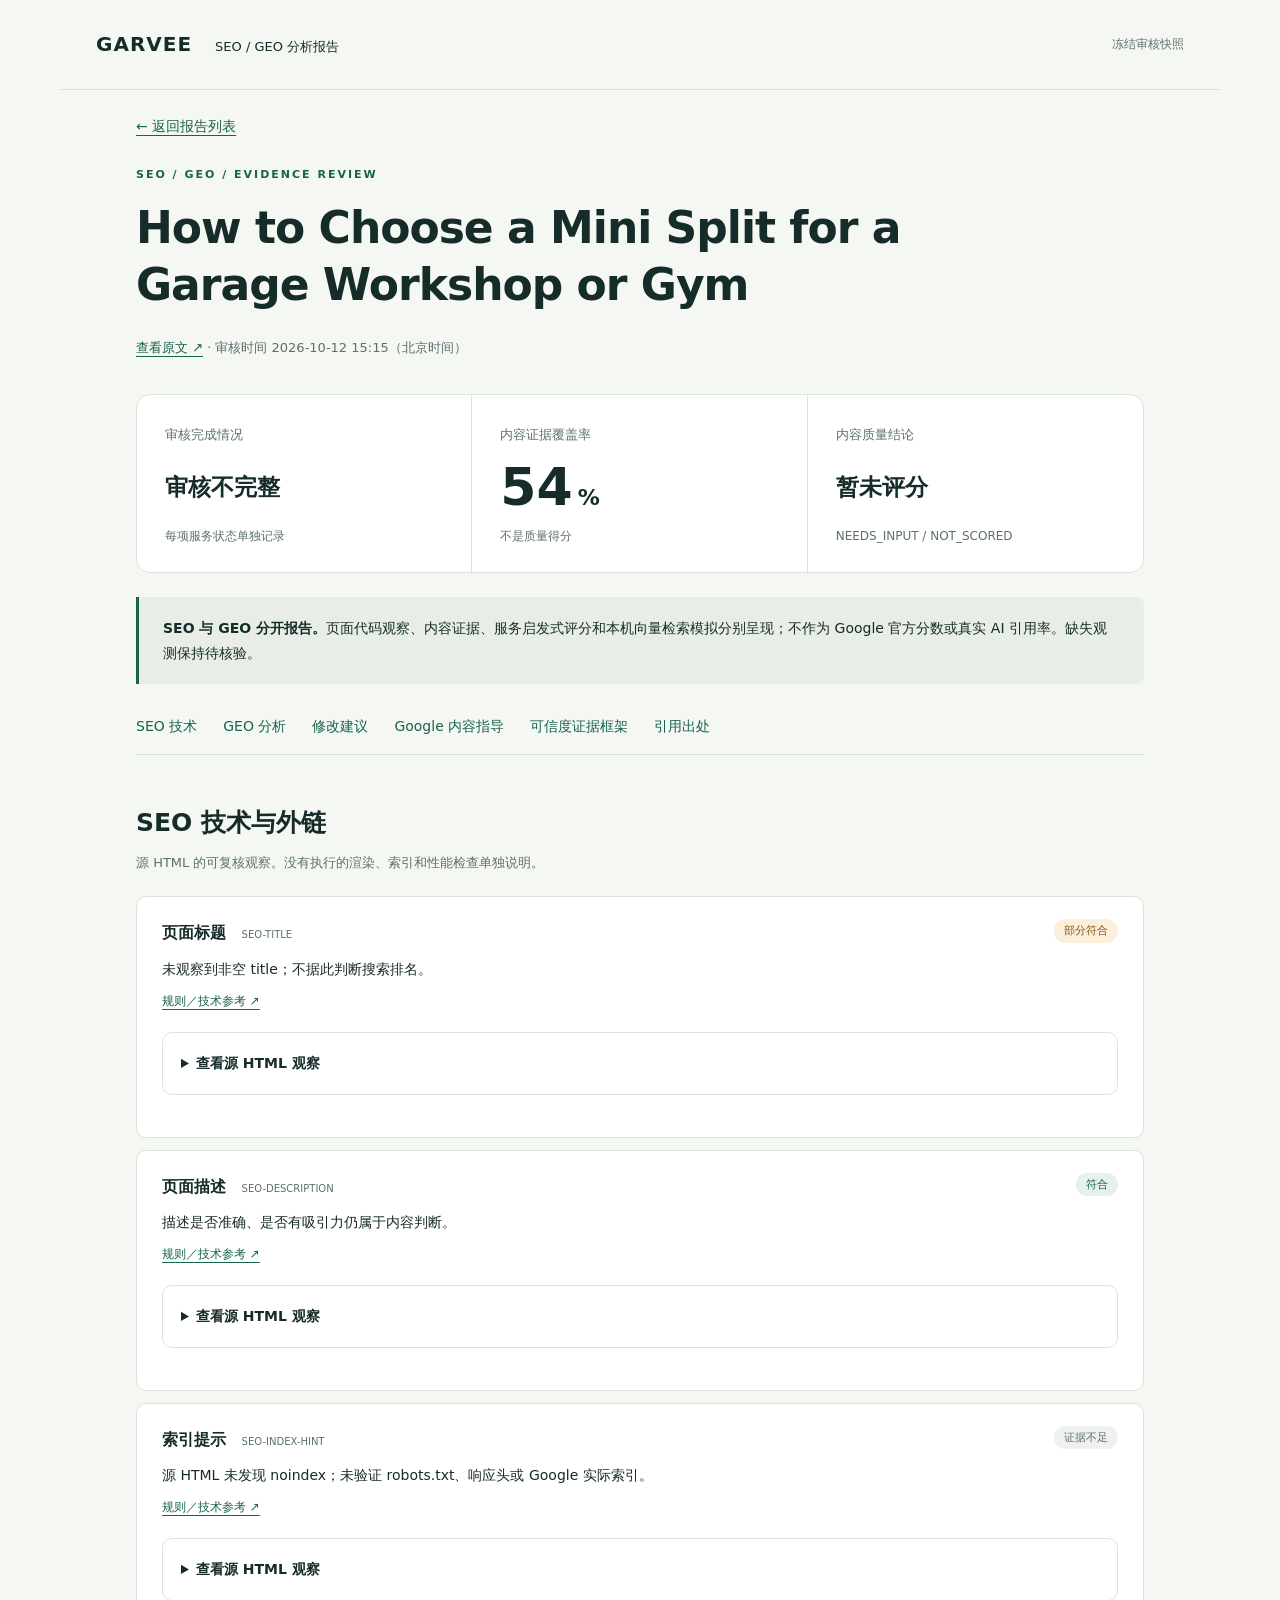
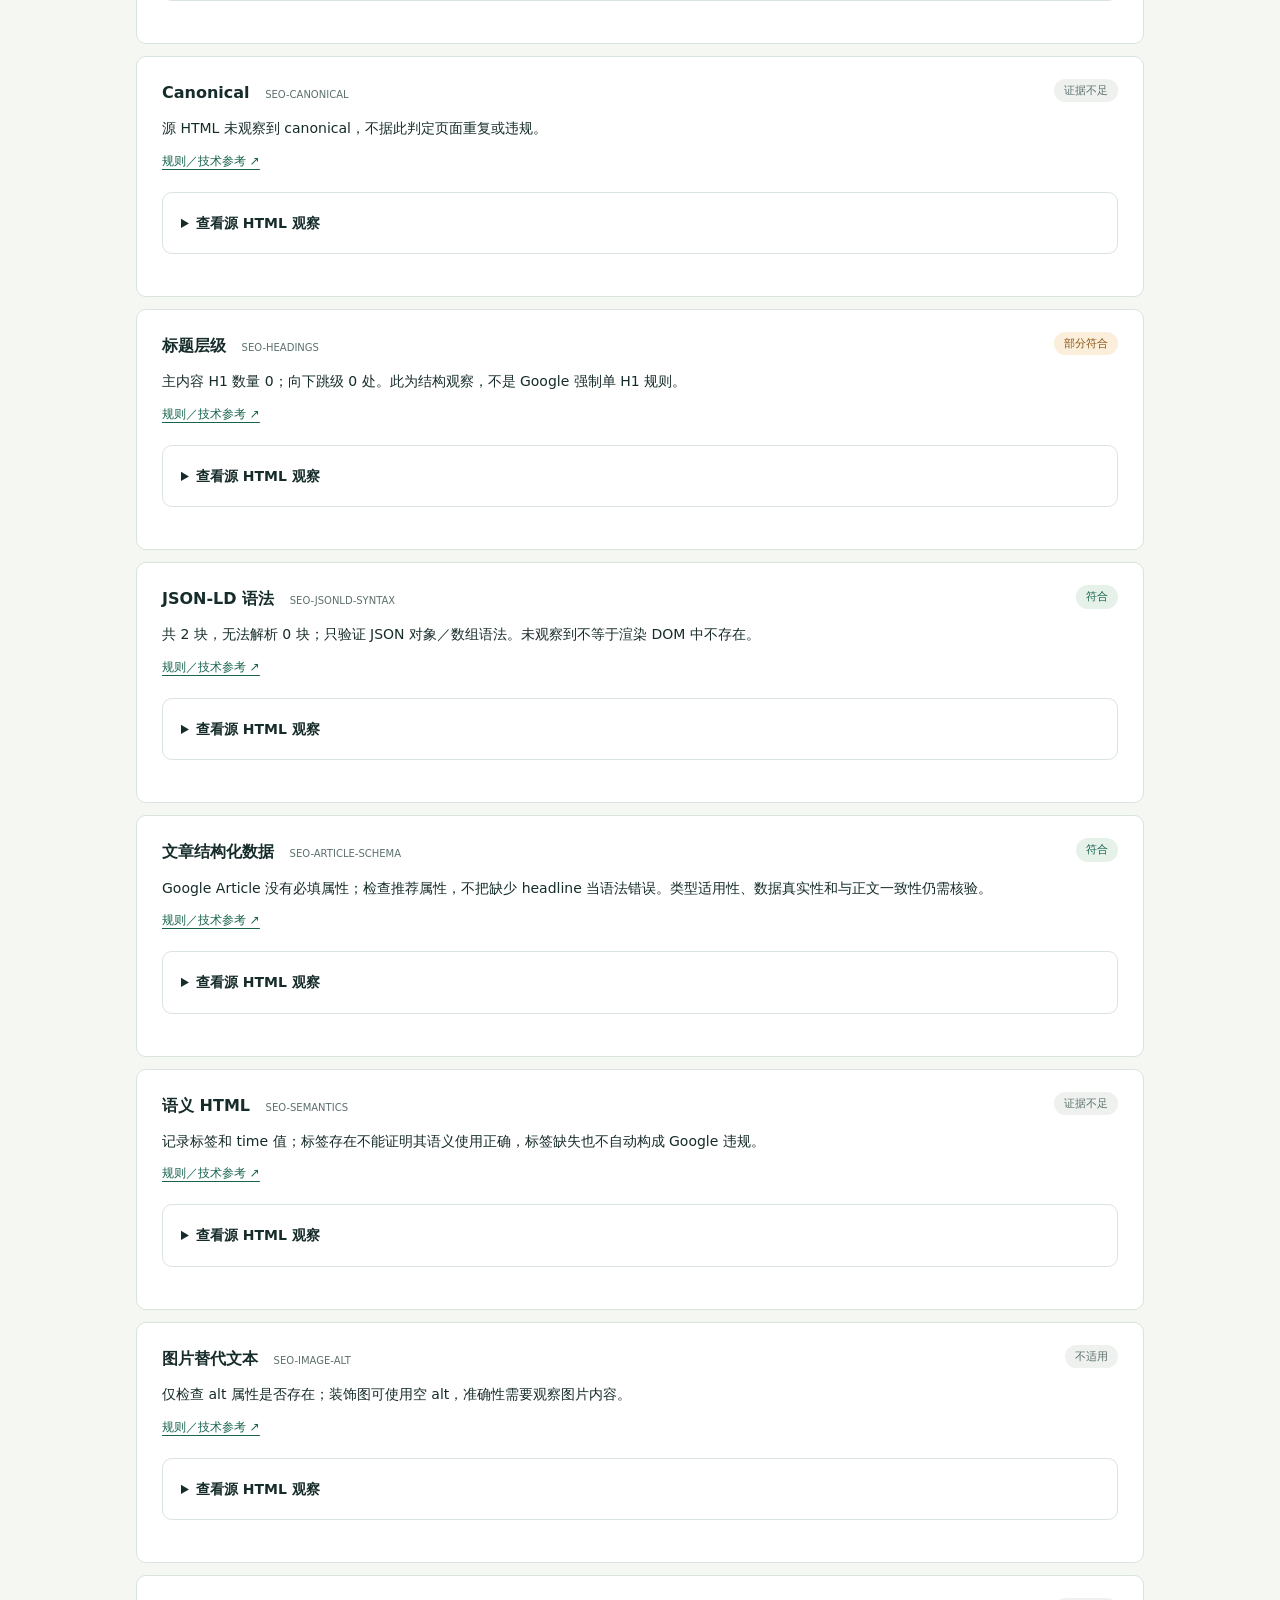
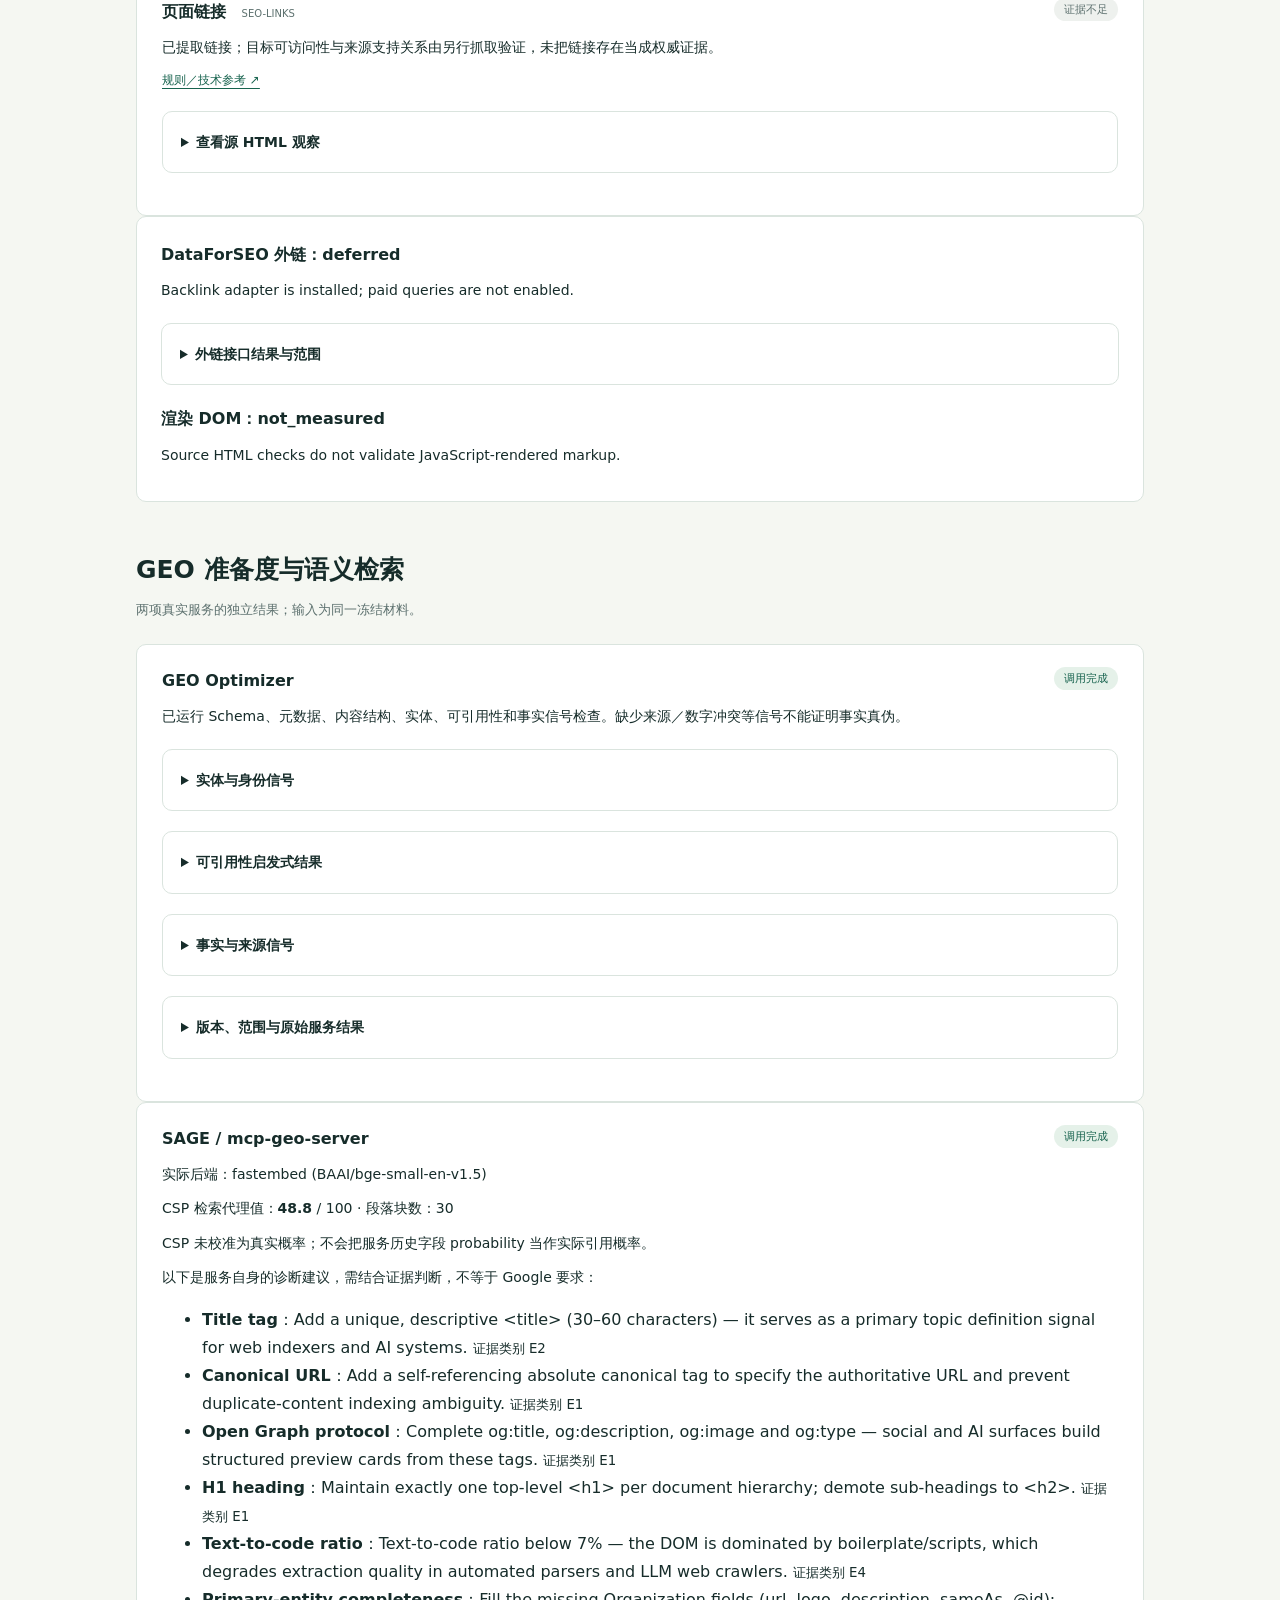
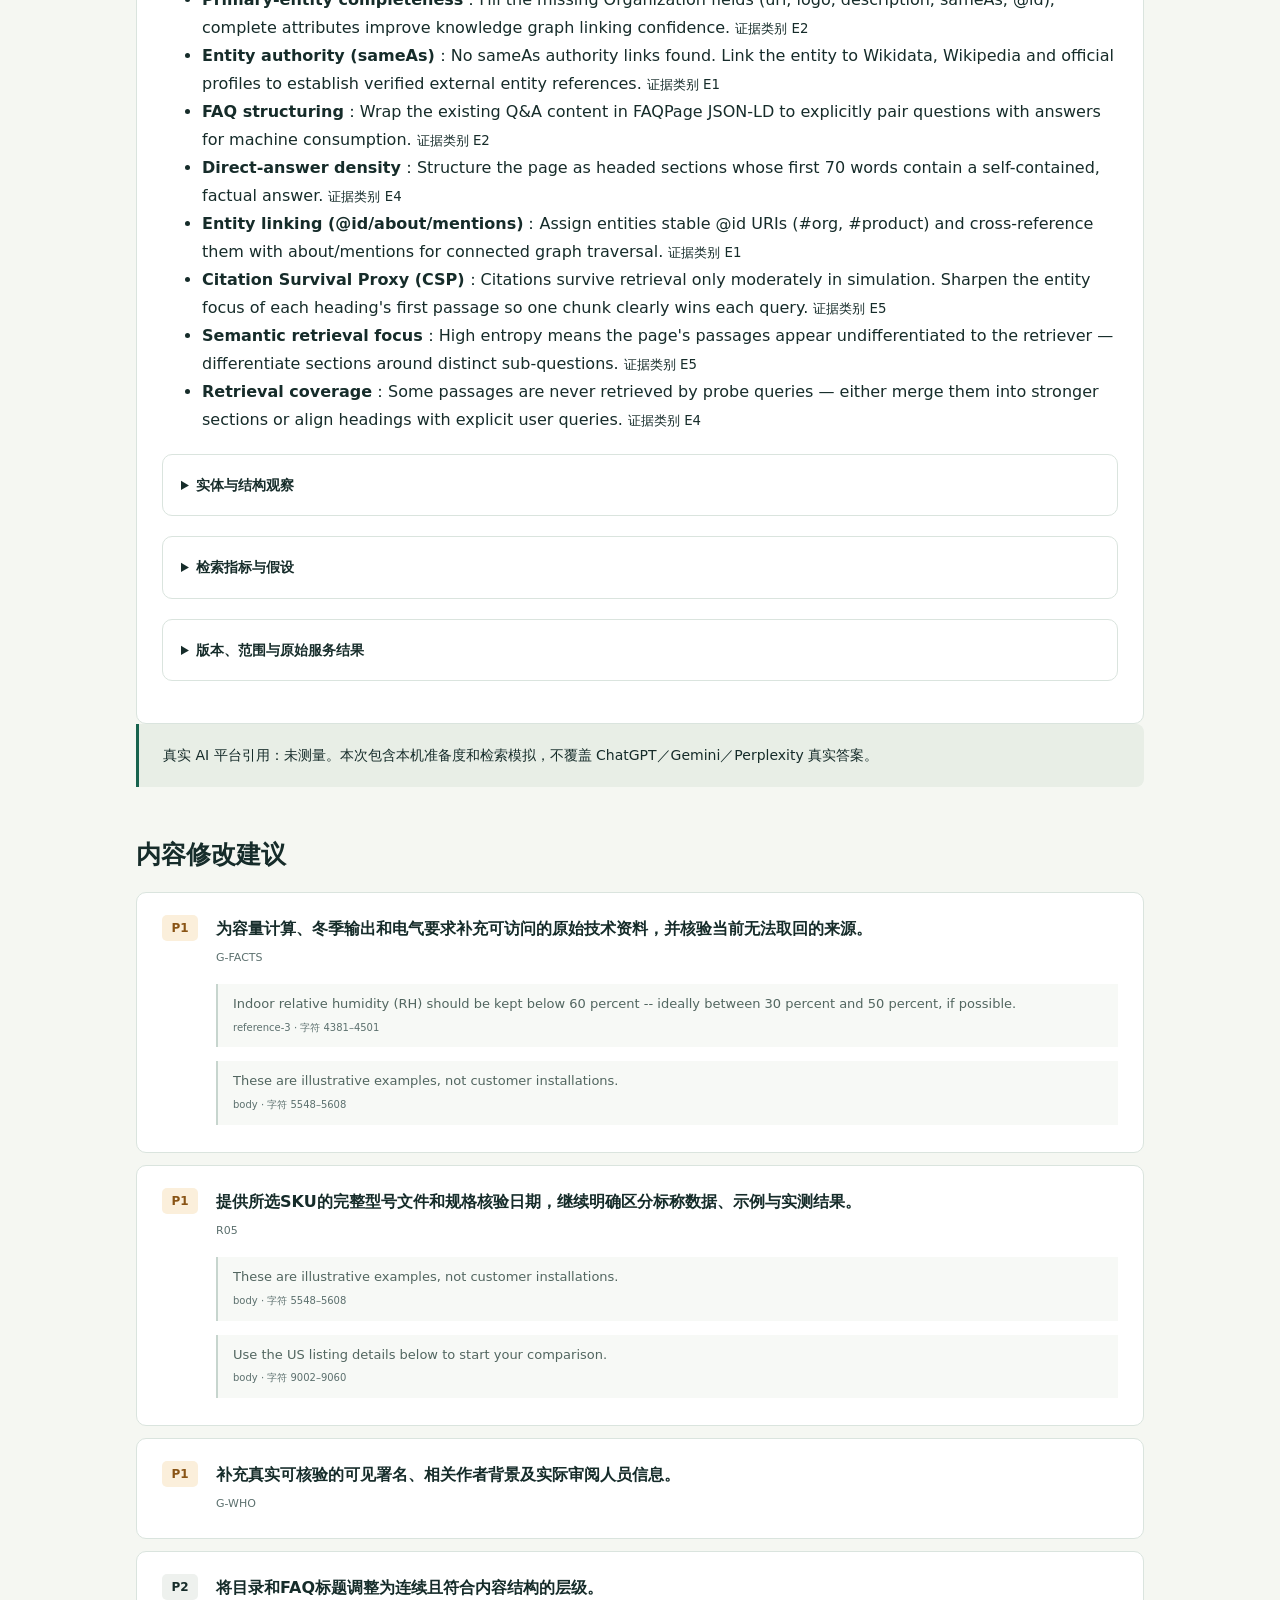
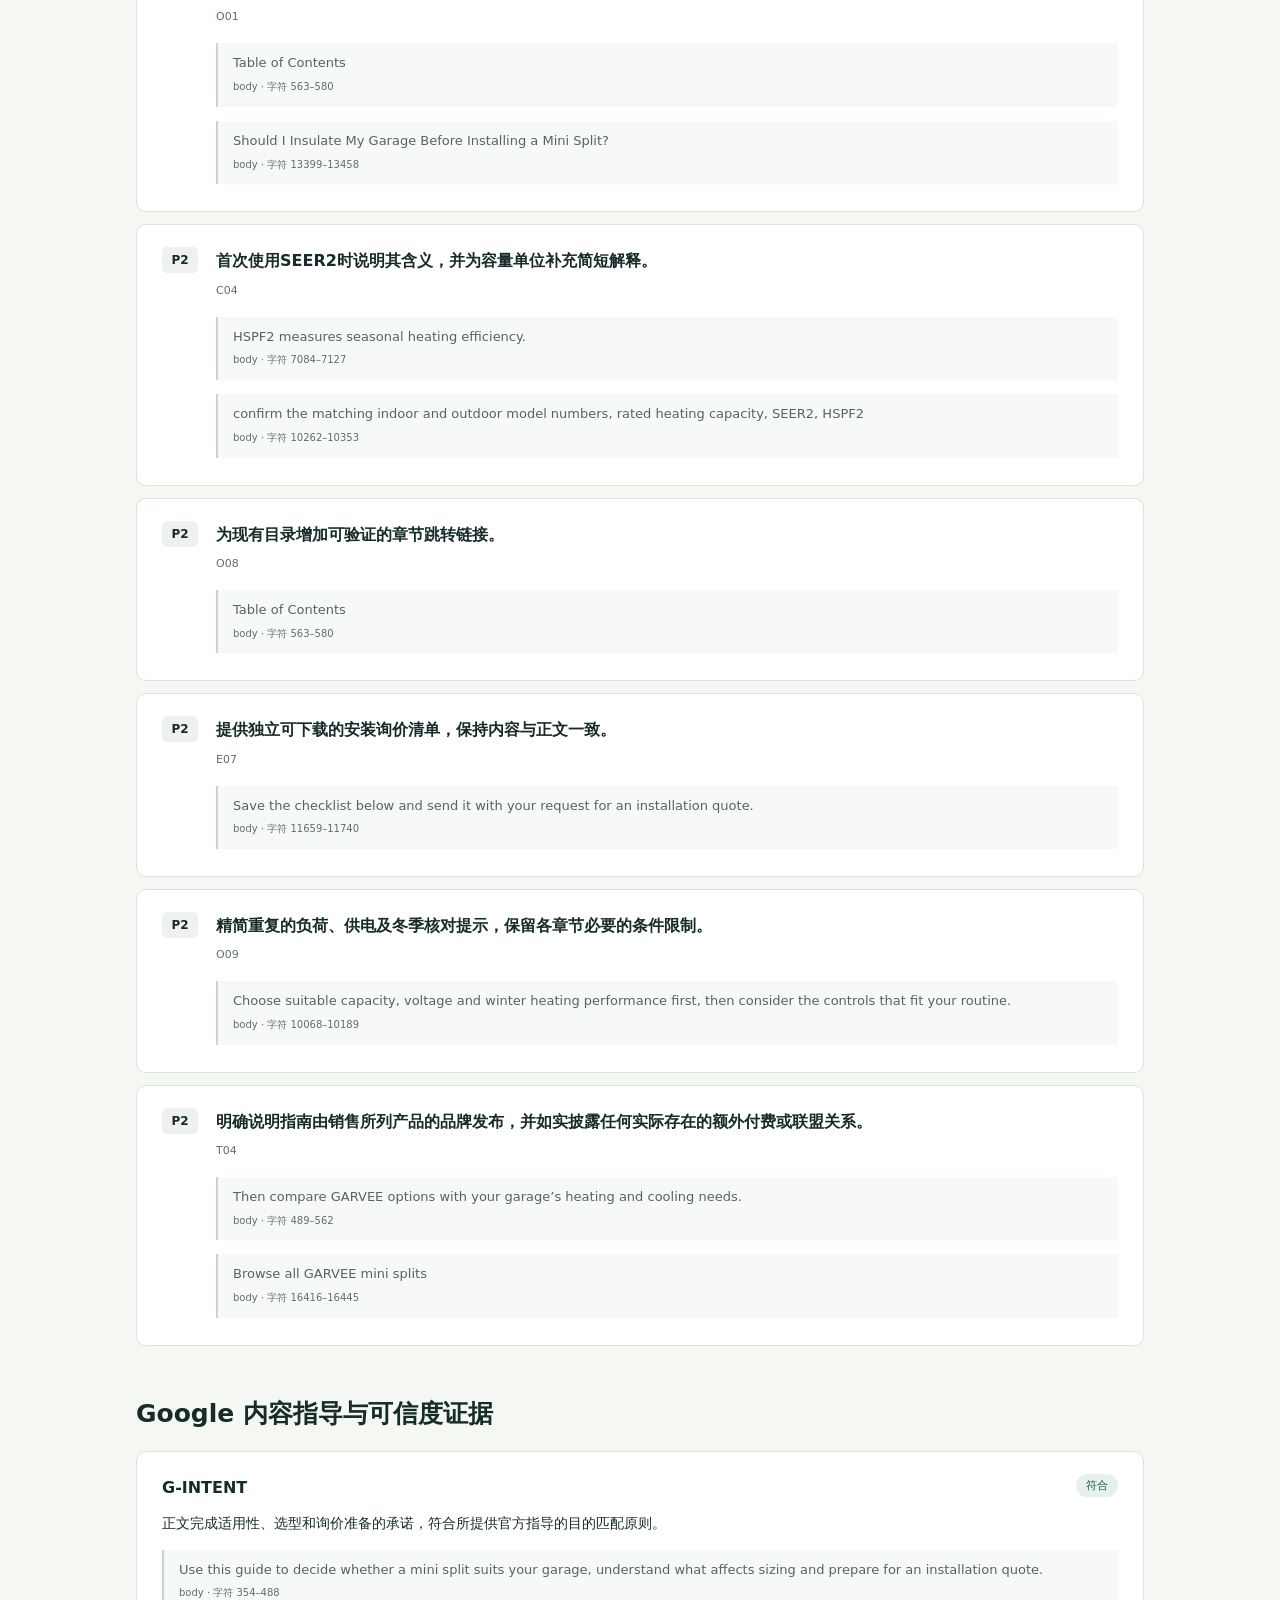
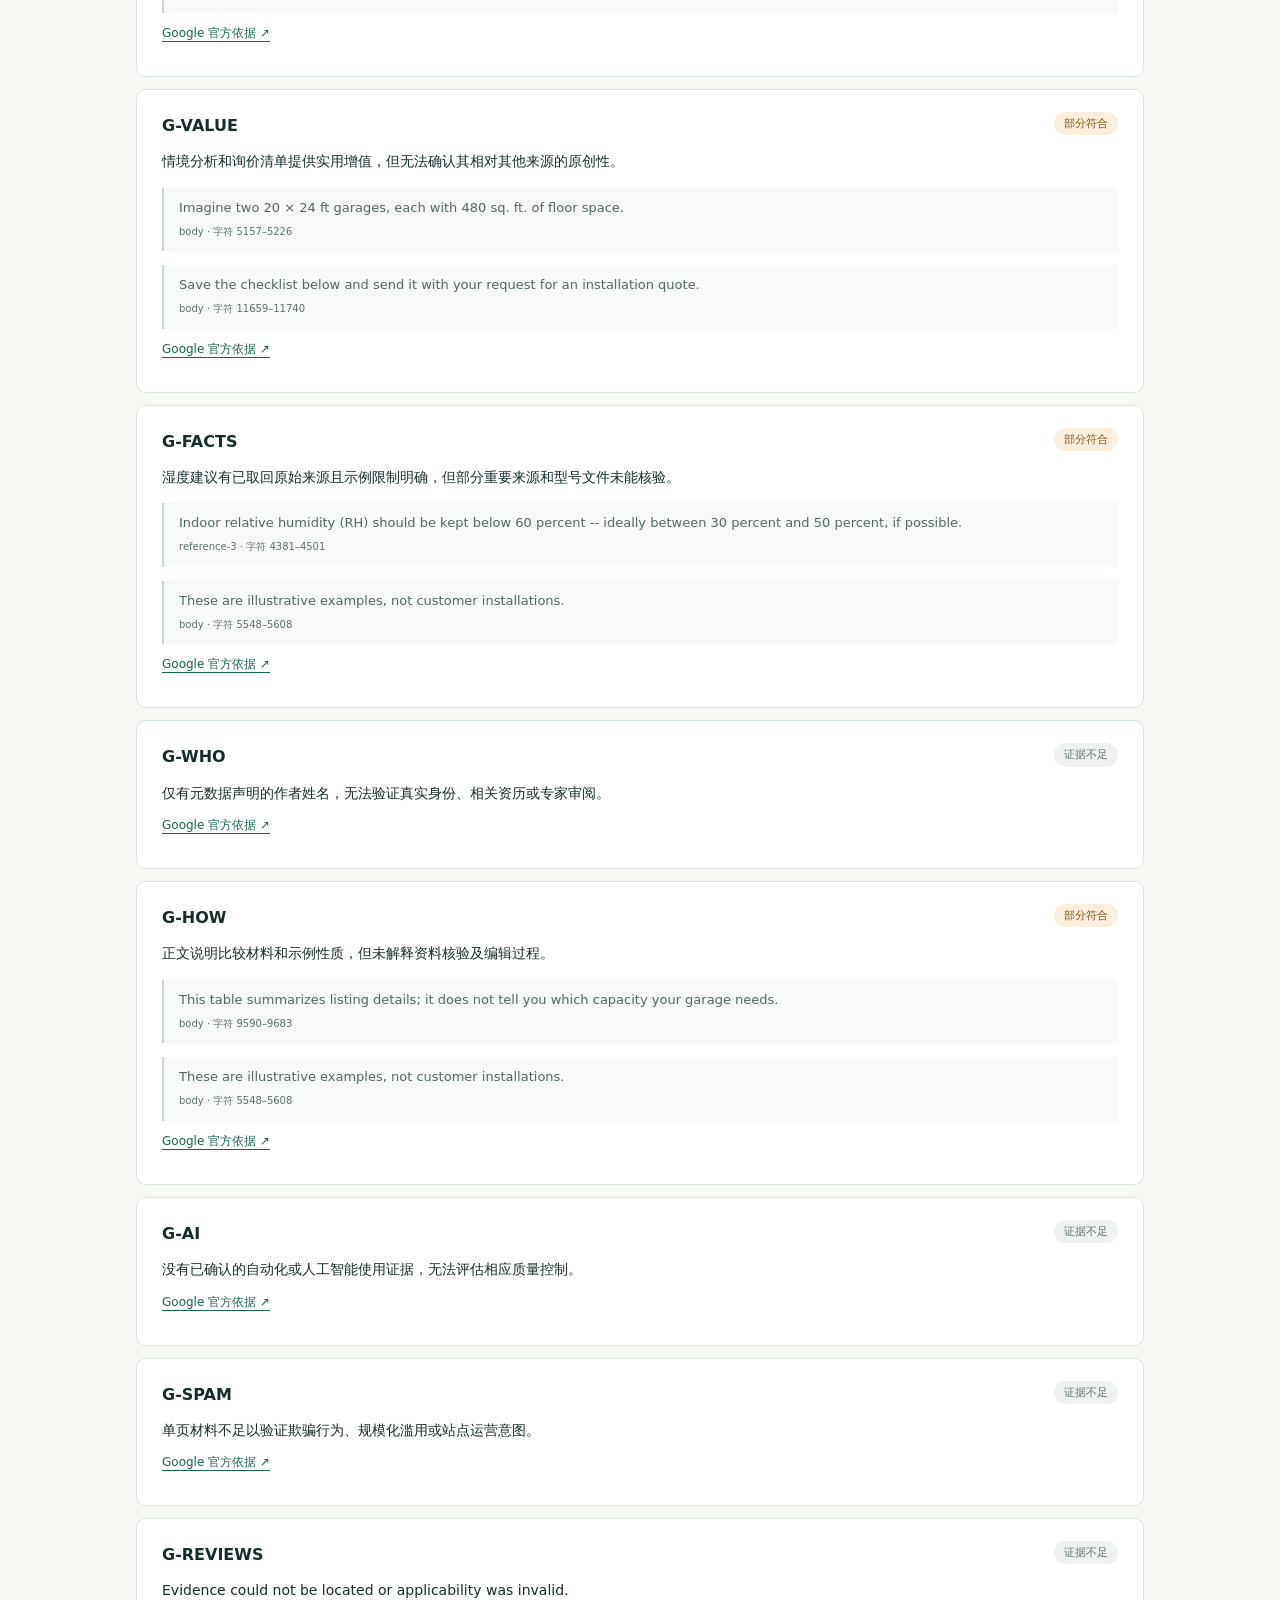
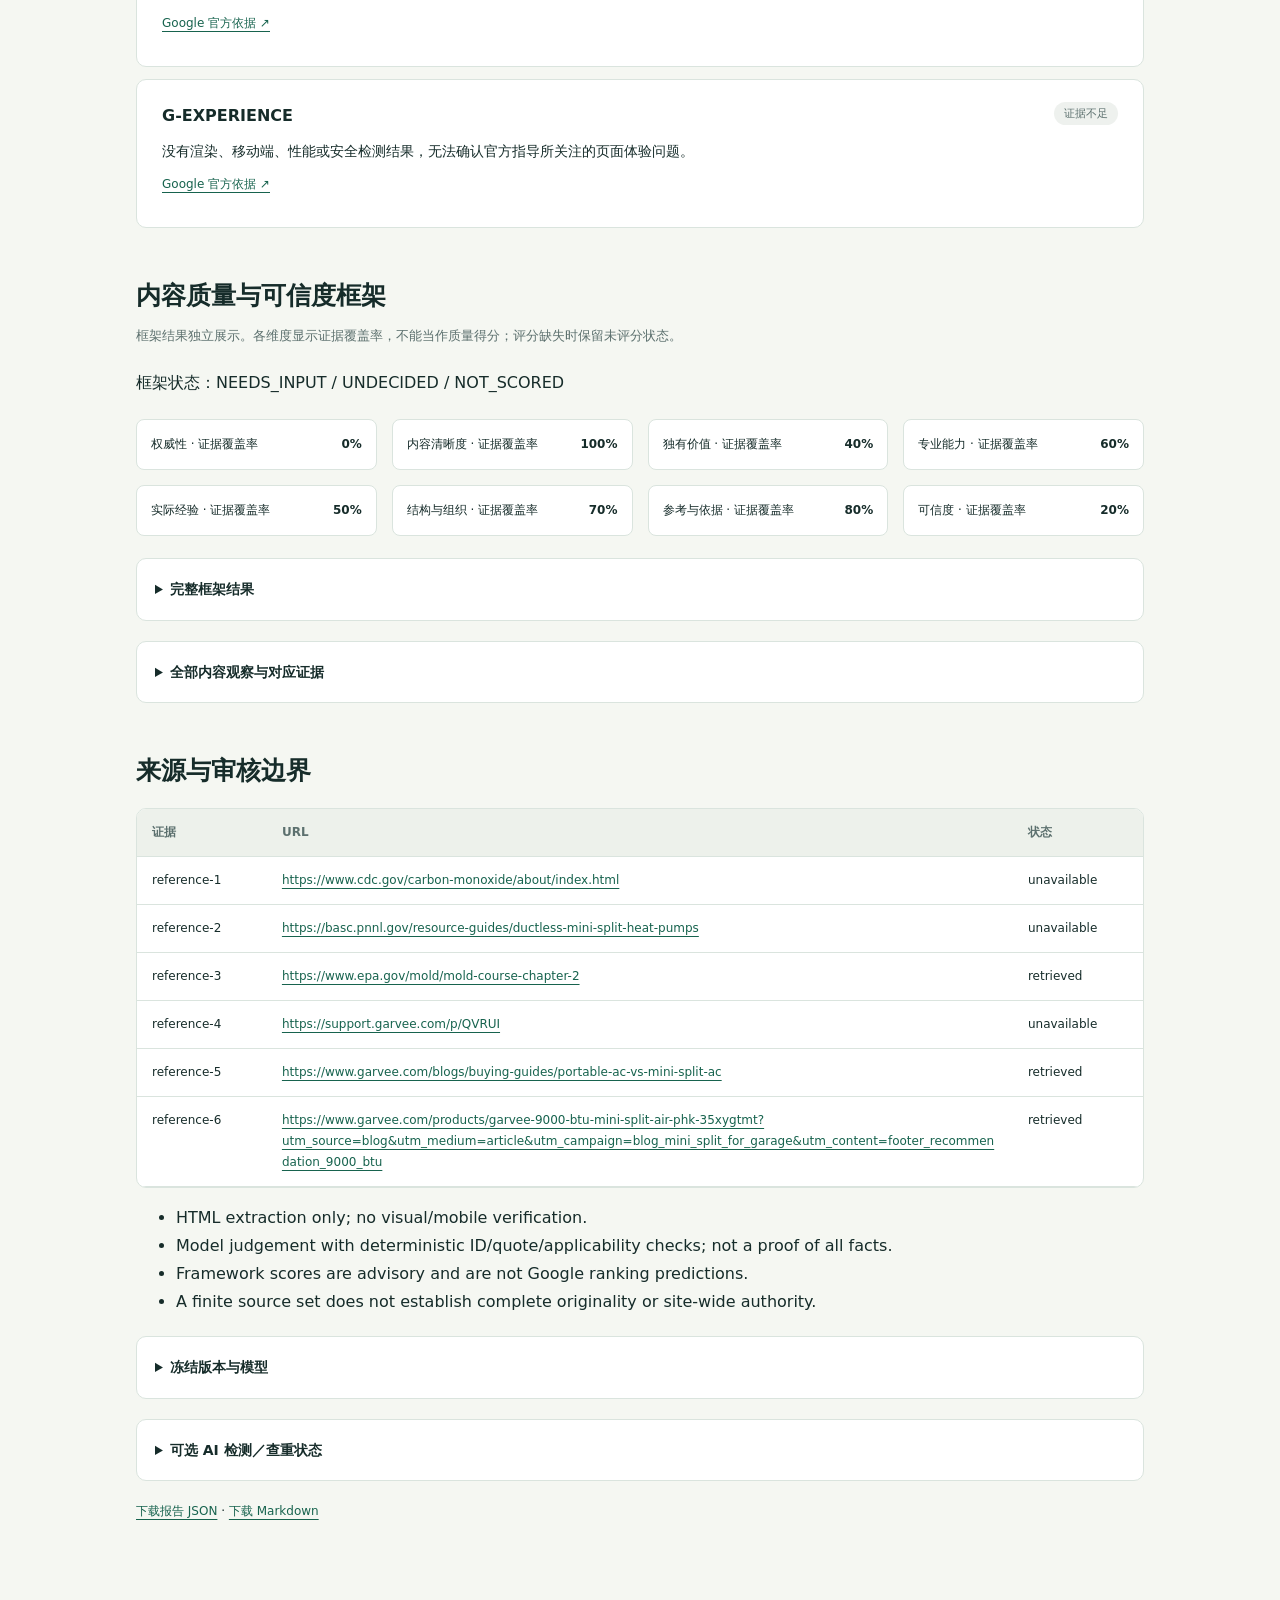
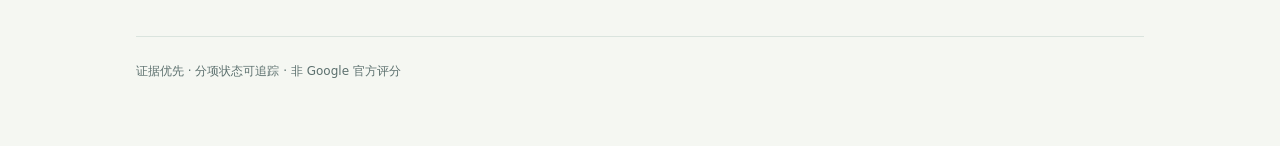
<file: mini-split.html>
<!doctype html><html lang="zh-CN"><head><meta charset="utf-8"><meta name="viewport" content="width=device-width,initial-scale=1"><meta name="robots" content="noindex,nofollow"><title>How to Choose a Mini Split for a Garage Workshop or Gym · SEO / GEO 报告</title><style>:root{--ink:#162c2a;--muted:#5c706e;--line:#dae4de;--green:#17634e;--paper:#f5f7f2;--amber:#895415}*{box-sizing:border-box}html{scroll-behavior:smooth;scroll-padding-top:24px}body{margin:0;background:var(--paper);color:var(--ink);font:16px/1.75 system-ui,-apple-system,BlinkMacSystemFont,"Segoe UI",sans-serif}a{color:var(--green);text-underline-offset:4px}header{max-width:1160px;margin:auto;padding:27px 36px;border-bottom:1px solid var(--line);display:flex;justify-content:space-between;gap:20px;align-items:center}.brand{text-decoration:none;font-size:20px;font-weight:800;letter-spacing:1px}.brand span{font-size:13px;font-weight:500;letter-spacing:0;margin-left:15px}.edition{font-size:12px;color:var(--muted)}main{max-width:1080px;padding:54px 36px;margin:auto}.back{max-width:1080px;margin:24px auto -28px;padding:0 36px;font-size:14px}.eyebrow{font-size:11px;font-weight:700;letter-spacing:2px;color:var(--green)}h1{font-size:clamp(28px,4vw,44px);line-height:1.3;font-weight:750;letter-spacing:-1px;max-width:920px;margin:15px 0}h2{font-size:25px;line-height:1.4;margin:0 0 20px}h3{font-size:16px;line-height:1.7;margin:0}p{margin:10px 0}.subtitle{font-size:17px;color:var(--muted);max-width:850px}.meta{font-size:13px;margin-top:24px;color:var(--muted)}.metrics{display:grid;grid-template-columns:repeat(3,1fr);margin:34px 0 24px;border:1px solid var(--line);border-radius:14px;overflow:hidden;background:white}.metrics>div{padding:25px 28px;border-right:1px solid var(--line)}.metrics>div:last-child{border:0}.metrics span{font-size:13px;color:var(--muted)}.metrics strong{display:block;font-size:52px;line-height:1.5;font-weight:650}.metrics small{font-size:22px;margin-left:5px}.metrics .text-metric{font-size:23px;line-height:3.4}.metrics p{font-size:12px;color:var(--muted);margin:0}.notice{padding:19px 24px;border-left:3px solid var(--green);background:#e8eee6;font-size:14px;border-radius:0 8px 8px 0}.toc{display:flex;gap:26px;flex-wrap:wrap;margin:30px 0 48px;padding-bottom:15px;border-bottom:1px solid var(--line);font-size:14px}.toc a{text-decoration:none}section{margin:50px 0}.section-head{display:flex;align-items:center;justify-content:space-between}.section-head span,.section-note{font-size:13px;color:var(--muted)}.section-note{margin:-8px 0 22px}.changes,.findings{display:grid;gap:12px}.change,.finding{background:white;border:1px solid var(--line);border-radius:10px;padding:22px 25px}.change{display:grid;grid-template-columns:36px 1fr;gap:18px}.priority{font-size:12px;font-weight:700;border-radius:5px;background:#eef1ee;text-align:center;height:26px;line-height:26px}.priority.P1{color:var(--amber);background:#fbefdb}.code{font-size:11px;color:var(--muted)}.finding-head{display:flex;justify-content:space-between;gap:15px;align-items:flex-start}.finding-head small{font-size:10px;font-weight:500;margin-left:10px;color:var(--muted)}.finding>p{font-size:14px}.badge{font-size:11px;white-space:nowrap;border-radius:20px;padding:2px 10px;background:#eef1ee;color:var(--muted)}.badge.pass{background:#e5f1e9;color:var(--green)}.badge.partial{background:#fbefdb;color:var(--amber)}.badge.fail{background:#f9e2df;color:#a42d26}blockquote{margin:14px 0 5px;padding:9px 15px;border-left:2px solid #c7d5ce;background:#f7f9f6;color:#526660;font-size:13px;overflow-wrap:anywhere}blockquote p{margin:0}cite{font-size:10px;font-style:normal;color:var(--muted)}.source{font-size:12px!important}.dimensions{display:grid;grid-template-columns:repeat(4,1fr);gap:15px;margin:22px 0}.dimensions>div{background:white;border:1px solid var(--line);padding:14px;border-radius:8px;font-size:12px}.dimensions b{float:right}.dimensions progress{display:block;width:100%;height:5px;border:0;margin-top:14px;accent-color:var(--green)}progress::-webkit-progress-bar{background:#edf1eb}progress::-webkit-progress-value{background:var(--green)}details{margin:20px 0;background:white;border:1px solid var(--line);border-radius:10px;padding:18px}summary{cursor:pointer;font-size:14px;font-weight:600}details .findings{margin-top:20px}details .finding{background:var(--paper)}.table-wrap{overflow:auto;border:1px solid var(--line);border-radius:10px;background:white}table{width:100%;border-collapse:collapse;font-size:12px}th,td{text-align:left;padding:13px 15px;border-bottom:1px solid var(--line);vertical-align:top}th{color:var(--muted);background:#edf1eb}td:nth-child(2){max-width:570px;overflow-wrap:anywhere}td:first-child,td:last-child{white-space:nowrap}.boundary{background:white;border:1px solid var(--line);padding:24px;border-radius:10px;font-size:14px}.boundary h3{margin-top:12px}.boundary h3:first-child{margin-top:0}.boundary ul{padding-left:20px}.downloads{font-size:12px}pre{white-space:pre-wrap;overflow-wrap:anywhere;font-size:11px;padding:15px;background:var(--paper)}footer{max-width:1008px;margin:10px auto 40px;border-top:1px solid var(--line);padding:24px 0;font-size:12px;color:var(--muted)}.report-grid{display:grid;grid-template-columns:1fr 1fr;gap:22px;margin:35px 0}.report-card{display:block;padding:30px;background:white;border:1px solid var(--line);border-radius:12px;text-decoration:none;color:var(--ink);transition:border-color .2s}.report-card:hover{border-color:var(--green)}.report-card h2{font-size:24px;margin:16px 0}.report-card p{font-size:13px;color:var(--muted);min-height:50px}.card-bottom{margin-top:25px;padding-top:15px;border-top:1px solid var(--line);display:flex;justify-content:space-between;gap:15px;font-size:12px}.card-bottom b{font-size:19px;color:var(--green);margin-left:5px}@media(max-width:650px){header{padding:18px 20px}.edition{display:none}main{padding:40px 20px}.back{padding:0 20px}.brand span{margin-left:8px}.metrics{grid-template-columns:1fr}.metrics>div{border-right:0;border-bottom:1px solid var(--line);padding:16px 20px}.metrics strong{font-size:40px}.metrics .text-metric{line-height:2.4}.report-grid{grid-template-columns:1fr}.dimensions{grid-template-columns:1fr 1fr}.change,.finding{padding:18px 16px}.change{gap:12px}.toc{gap:15px}footer{margin:20px;padding:24px 0}.finding-head small{display:block;margin:0}.report-card{padding:24px}}@media print{header,.toc,.back,.downloads{display:none}body{background:white;font-size:12px}main{padding:0;max-width:none}section{margin:25px 0}details{break-inside:avoid}.finding,.change{break-inside:avoid}.notice{background:white}.metrics strong{font-size:30px}.report-grid{display:block}footer{font-size:10px}}
</style></head><body><header><span class="brand">GARVEE <span>SEO / GEO 分析报告</span></span><span class="edition">冻结审核快照</span></header><div class="back"><a href="index.html">← 返回报告列表</a></div><main><div class="eyebrow">SEO / GEO / EVIDENCE REVIEW</div><h1>How to Choose a Mini Split for a Garage Workshop or Gym</h1><p class="meta"><a href="https://www.garvee.com/blogs/buying-guides/how-to-choose-a-mini-split-for-a-garage-workshop-or-gym" target="_blank" rel="noopener noreferrer">查看原文 ↗</a> · 审核时间 2026-10-12 15:15（北京时间）</p><div class="metrics"><div><span>审核完成情况</span><strong class="text-metric">审核不完整</strong><p>每项服务状态单独记录</p></div><div><span>内容证据覆盖率</span><strong>54<small>%</small></strong><p>不是质量得分</p></div><div><span>内容质量结论</span><strong class="text-metric">暂未评分</strong><p>NEEDS_INPUT / NOT_SCORED</p></div></div><aside class="notice"><b>SEO 与 GEO 分开报告。</b>页面代码观察、内容证据、服务启发式评分和本机向量检索模拟分别呈现；不作为 Google 官方分数或真实 AI 引用率。缺失观测保持待核验。</aside><nav class="toc"><a href="#seo">SEO 技术</a><a href="#geo">GEO 分析</a><a href="#changes">修改建议</a><a href="#content">Google 内容指导</a><a href="#framework">可信度证据框架</a><a href="#sources">引用出处</a></nav><section id="seo"><h2>SEO 技术与外链</h2><p class="section-note">源 HTML 的可复核观察。没有执行的渲染、索引和性能检查单独说明。</p><div class="findings"><article class="finding"><div class="finding-head"><h3>页面标题 <small>SEO-TITLE</small></h3><span class="badge partial">部分符合</span></div><p>未观察到非空 title；不据此判断搜索排名。</p><p class="source"><a href="https://developers.google.com/search/docs/appearance/ai-features" target="_blank" rel="noopener noreferrer">规则／技术参考 ↗</a></p><details><summary>查看源 HTML 观察</summary><pre>&quot;&quot;</pre></details></article><article class="finding"><div class="finding-head"><h3>页面描述 <small>SEO-DESCRIPTION</small></h3><span class="badge pass">符合</span></div><p>描述是否准确、是否有吸引力仍属于内容判断。</p><p class="source"><a href="https://developers.google.com/search/docs/appearance/ai-features" target="_blank" rel="noopener noreferrer">规则／技术参考 ↗</a></p><details><summary>查看源 HTML 观察</summary><pre>&quot;&lt;meta content=\&quot;Learn how to choose a mini split for garage workshops or gyms. Compare sizing, winter heating performance, humidity control and installation needs.\&quot; name=\&quot;description\&quot;/&gt;&quot;</pre></details></article><article class="finding"><div class="finding-head"><h3>索引提示 <small>SEO-INDEX-HINT</small></h3><span class="badge unknown">证据不足</span></div><p>源 HTML 未发现 noindex；未验证 robots.txt、响应头或 Google 实际索引。</p><p class="source"><a href="https://developers.google.com/search/docs/appearance/ai-features" target="_blank" rel="noopener noreferrer">规则／技术参考 ↗</a></p><details><summary>查看源 HTML 观察</summary><pre>[
  &quot;index, follow&quot;
]</pre></details></article><article class="finding"><div class="finding-head"><h3>Canonical <small>SEO-CANONICAL</small></h3><span class="badge unknown">证据不足</span></div><p>源 HTML 未观察到 canonical，不据此判定页面重复或违规。</p><p class="source"><a href="https://developers.google.com/search/docs/appearance/ai-features" target="_blank" rel="noopener noreferrer">规则／技术参考 ↗</a></p><details><summary>查看源 HTML 观察</summary><pre>&quot;&quot;</pre></details></article><article class="finding"><div class="finding-head"><h3>标题层级 <small>SEO-HEADINGS</small></h3><span class="badge partial">部分符合</span></div><p>主内容 H1 数量 0；向下跳级 0 处。此为结构观察，不是 Google 强制单 H1 规则。</p><p class="source"><a href="https://html.spec.whatwg.org/multipage/sections.html" target="_blank" rel="noopener noreferrer">规则／技术参考 ↗</a></p><details><summary>查看源 HTML 观察</summary><pre>[]</pre></details></article><article class="finding"><div class="finding-head"><h3>JSON-LD 语法 <small>SEO-JSONLD-SYNTAX</small></h3><span class="badge pass">符合</span></div><p>共 2 块，无法解析 0 块；只验证 JSON 对象／数组语法。未观察到不等于渲染 DOM 中不存在。</p><p class="source"><a href="https://developers.google.com/search/docs/appearance/structured-data/article" target="_blank" rel="noopener noreferrer">规则／技术参考 ↗</a></p><details><summary>查看源 HTML 观察</summary><pre>{
  &quot;invalid_blocks&quot;: [],
  &quot;valid&quot;: [
    {
      &quot;block&quot;: 1,
      &quot;json&quot;: {
        &quot;@context&quot;: &quot;https://schema.org&quot;,
        &quot;@type&quot;: &quot;BreadcrumbList&quot;,
        &quot;itemListElement&quot;: [
          {
            &quot;@type&quot;: &quot;ListItem&quot;,
            &quot;item&quot;: {
              &quot;@id&quot;: &quot;/&quot;,
              &quot;name&quot;: &quot;Home&quot;
            },
            &quot;position&quot;: 1
          },
          {
            &quot;@type&quot;: &quot;ListItem&quot;,
            &quot;item&quot;: {
              &quot;@id&quot;: &quot;/blogs/buying-guides&quot;,
              &quot;name&quot;: &quot;Buying Guides&quot;
            },
            &quot;position&quot;: 2
          },
          {
            &quot;@type&quot;: &quot;ListItem&quot;,
            &quot;item&quot;: {
              &quot;@id&quot;: &quot;/blogs/buying-guides/how-to-choose-a-mini-split-for-a-garage-workshop-or-gym&quot;,
              &quot;name&quot;: &quot;How to Choose a Mini Split for a Garage Workshop or Gym&quot;
            },
            &quot;position&quot;: 3
          }
        ]
      }
    },
    {
      &quot;block&quot;: 2,
      &quot;json&quot;: {
        &quot;@context&quot;: &quot;http://schema.org&quot;,
        &quot;@type&quot;: &quot;Article&quot;,
        &quot;articleBody&quot;: &quot;Mini Split for Garage Use: A Workshop and Gym Buying Guide\nA mini split for garage use can keep an enclosed workshop or home gym comfortable without extending your home’s ductwork. A heat-pump model offers both cooling and heating, but its performance depends on more than floor space: insulation, climate, electrical supply and installation all matter.\nUse this guide to decide whether a mini split suits your garage, understand what affects sizing and prepare for an installation quote. Then compare GARVEE options with your garage’s heating and cooling needs.\nTable of Contents\n\nIs a Mini Split for Garage Use Right for You?\nWhat Size Mini Split Does Your Garage Need?\nPlan Summer Cooling and Winter Heating\nManage Garage Humidity and Care for Tools\nCompare GARVEE Mini Split Options\nPrepare for a Professional Installation\nGarage Mini Split FAQs\nChoose Your Next Step\n\nIs a Mini Split for Garage Use Right for You?\n\n\n\nGarage workshop illustration. Plan clear airflow, suitable mounting locations and space for maintenance.\n\n\nIf you spend several hours a week working or exercising in the garage, a permanent system can make sense. It gives you temperature control separate from the house, while a wall-mounted indoor unit leaves floor space free for your workbench, tools or gym equipment.\nWhen Another Approach Makes More Sense\nA garage that stays open, or one you only visit briefly, may not benefit much from a permanent system. Deal with roof leaks and water intrusion first. Activities that produce heavy dust, oil mist, paint fumes or welding fumes also need an appropriate ventilation and equipment plan. Cooling alone will not resolve fumes or stale air.\nSet Up Airflow for Workshops and Garage Gyms\nChoose a location with clear airflow and easy access to the filter. Keep the intake away from concentrated sanding dust and use appropriate dust collection. In a garage gym, aim the airflow across the workout area so it does not blow directly onto your face throughout a session. Leave room for maintenance around racks and cabinets.\nA mini split controls temperature; it does not provide ventilation. A typical ductless system recirculates room air rather than supplying fresh air or removing vehicle exhaust, paint fumes, welding fumes or solvent vapors. Plan ventilation for the activities in your garage. Never run a vehicle in an enclosed garage. CDC carbon monoxide guidance warns against running a car or truck in an attached garage, even with the door open.\nWhat Size Mini Split Does Your Garage Need?\n\n\n\nEquipment dimensions and specifications from the 9,000 BTU listing. Physical unit size is not a garage load calculation; confirm model details with the installer.\n\n\nStart with a heating and cooling load calculation for the actual space. Ceiling height, insulation, sun exposure, local climate and garage-door use all affect the capacity you need. Calling it a two-car garage does not tell you whether 9,000, 12,000, 18,000 or 24,000 BTU is the right choice.\nBefore you order: Choose a garage mini split using the calculated heating and cooling load, available voltage and cold-weather heating output. Floor area and the number of parking spaces are only part of the picture. Use the table below to organize your assessment, not as a fixed BTU sizing chart.\n\n\n\nGarage conditions\nWhat to Consider Before Choosing a Size\n\n\nSmall enclosed garage, good insulation, few door openings and a mild climate\nAsk about smaller capacities after the load calculation. Check that the unit can reduce its output when demand is low.\n\n\nTwo-car garage used regularly as a workshop or gym\nMeasure the floor area and ceiling height, then compare capacities with the calculated loads. Do not assume 12,000 BTU is the right fit.\n\n\nHigh ceiling, afternoon sun, bare metal door, frequent openings or cold winters\nCheck insulation and air leaks first. These conditions can increase demand, so compare winter heating output as well as cooling capacity.\n\n\nSeparate rooms, tall obstructions or a garage that stays open\nDiscuss airflow and zoning. Separate indoor units, changes to the enclosure or another type of system may be needed.\n\n\n\nFive Checks Before Choosing Capacity\n\n\nArea and layout: measure the enclosed floor area and ceiling height. Note partitions, separate rooms and tall shelving that could block airflow.\n\nInsulation and air leaks: check the walls, roof and garage door, including gaps around the door. Decide on improvements before choosing the final size.\n\nClimate and sun exposure: note afternoon sun, roof exposure and your target indoor temperature in winter.\n\nDaily use: record how many people use the space, work or workout hours, heat-producing equipment and how often the garage door opens.\n\nElectrical supply and unit locations: identify possible indoor and outdoor mounting positions, then have a qualified professional check the voltage and circuit requirements.\n\nCheck the garage door before choosing a larger unit. Worn weatherstripping, perimeter gaps and poor insulation let heat move in and out. Improving the door and seals can reduce the load and help the garage return to a comfortable temperature after the door closes.\nWhy Floor Area Alone Is Not Enough\nImagine two 20 × 24 ft garages, each with 480 sq. ft. of floor space. One has an 8 ft ceiling, insulated walls and door, and is used for evening projects with the door closed. The other has a 12 ft ceiling, an uninsulated metal door in the afternoon sun, frequent door openings and several people exercising. The second garage can need more capacity even though the floor area is identical.\nThese are illustrative examples, not customer installations. Use the differences to discuss a load calculation for your own garage. The Building America guide to ductless heat pumps explains how to select equipment using the load and check heating performance at design conditions.\nPlan Summer Cooling and Winter Heating\n\n\n\nSeasonal performance illustration from the 12,000 BTU listing. Confirm the selected model’s operating limits and heating output at your local winter design temperature.\n\n\nPrepare for Summer Projects and Workouts\nUse Cool mode and keep the garage door closed whenever it is safe to do so and the activity does not require ventilation. Make sure the intake and outlet are clear. A hot roof, afternoon sun or a recently parked vehicle can add heat before you start working or exercising.\nIf you use the garage on a regular schedule, the unit’s timer or supported app controls can help you start cooling before you arrive. Try a few start times on hot days and check the temperature where you work or exercise. Adjust the timing as the weather and door-opening habits change.\nCheck Winter Heating Before You Order\nAsk how much heat the selected model delivers at your local winter design temperature, which is the outdoor temperature used to plan heating capacity. Also check its heating operating range and whether you will need supplemental heat. A unit can operate in cold weather without producing enough heat to keep your garage comfortable.\nRated heating capacity tells you the output at specified test conditions. HSPF2 measures seasonal heating efficiency. Neither tells you the full story on the coldest days, so ask for a performance table showing output at different outdoor temperatures. Review that output against your garage’s winter load with the installer.\nManage Garage Humidity and Care for Tools\n\n\n\nDry mode is one of the controls shown in the 12,000 BTU listing. Check humidity in the garage and follow the selected model’s manual.\n\n\nA mini split can remove moisture during cooling as water condenses on the indoor coil and drains away. Dry mode may also help, though it usually cools the room to some degree. Place a humidity gauge near your work or storage area to see whether the room is getting drier as well as cooler.\nThe EPA’s indoor moisture guidance recommends keeping relative humidity below 60%, ideally between 30% and 50% when possible. This is general indoor guidance, so also follow any storage requirements for your tools and materials.\n\n\nHot and humid: use Cool mode and check the humidity as the garage reaches a comfortable temperature.\n\nComfortable but humid: try Dry mode within the manual’s operating limits. If the room gets too cold or stays damp, a dedicated dehumidifier may be a better fit.\n\nDamp over time: check for leaks, wet items and moisture entering from outside before simply running the system longer.\n\nHeat mode does not remove water vapor, and fan-only mode just circulates air. Dry tools before storing them, avoid putting damp items in closed cabinets and keep the indoor filter clean. A mini split can help manage moisture, but it does not make tools rustproof.\nCompare GARVEE Mini Split Options\n\n\n\n\n\n  \n GARVEE 9,000 BTU \n115V · Remote and timer\nGARVEE 9,000 BTU heat-pump system with indoor and outdoor units, connection components and remote.\n\n\n\n  \n GARVEE 12,000 BTU \n230V · Wi-Fi, remote and timer\nGARVEE 12,000 BTU cooling and heating system, with a remote and an illustration of smartphone control.\n\n\n\n\nUse the US listing details below to start your comparison. Check each option against your garage’s calculated load, electrical supply and winter heating needs, then review the model documents before buying.\nWhat the Current Listings Show\n\n\n\nListed specification\nGARVEE 9,000 BTU\nGARVEE 12,000 BTU\n\n\nUS listing SKU\nPHK_35XYGTMT\nPHO_161GL6KZ\n\n\nCooling capacity\n9,000 BTU/h\n12,000 BTU/h\n\n\nSupply voltage\n115V\n230V\n\n\nControls\nRemote and timer\nWi-Fi, remote and timer\n\n\nListed package contents\nIndoor and outdoor units, plus installation accessories\nIndoor and outdoor units, plus installation accessories\n\n\n\nThis table summarizes listing details; it does not tell you which capacity your garage needs. Check the selected SKU’s current package list before ordering. Included parts can vary by model and listing revision, and your installation may need additional materials.\nChoose a Mini Split for Garage Work and Workouts\nThink about how you use the space. A timer may be enough for regular workshop sessions, while Wi-Fi controls can make it easier to prepare a gym before you arrive. Choose suitable capacity, voltage and winter heating performance first, then consider the controls that fit your routine.\nModel Details to Verify Before You Buy\n\n\nCapacity and winter performance: confirm the matching indoor and outdoor model numbers, rated heating capacity, SEER2, HSPF2, heating operating range and output at your local winter design temperature.\n\nElectrical requirements: check supply voltage, circuit protection, wire size and wiring instructions. Have a qualified electrical professional assess the existing supply.\n\nRefrigerant lines and drainage: check the included line-set length, permitted minimum and maximum lengths, height difference between units, condensate drainage and outdoor defrost-water drainage. Ask whether a pump is needed.\n\nIncluded parts and controls: check for outdoor mounting hardware and any extra installation materials you will need. For Wi-Fi models, confirm the supported app, setup process and scheduling features.\n\nWarranty and installation: review the selected model’s warranty terms, installation requirements and any records that may be needed for warranty support.\n\nVisit GARVEE manuals and guides or contact GARVEE with the listing SKU to request the US model documents and an AHRI certificate, where applicable. Read the warranty policy alongside the selected model’s installation instructions.\nPrepare for a Professional Installation\n\n\n\nPackage illustration from the 12,000 BTU listing. Check the current package list for your selected SKU; contents may vary by model and listing revision. Your installation may require additional materials.\n\n\nSave the checklist below and send it with your request for an installation quote. These details help the installer assess the garage, plan access and identify work beyond the supplied kit.\nBefore You Request an Installation Quote\n\n\nDimensions and layout: length, width and ceiling height, plus any separate rooms, partitions or airflow obstructions.\n\nInsulation and use: wall, roof and door insulation; visible gaps or leaks; how often the door opens; and vehicles or equipment that add heat.\n\nYour schedule: when you use the workshop or gym, when you want cooling to start and your target winter temperature.\n\nPhotos and access: the proposed indoor wall and outdoor location, obstacles along the line route, and the electrical panel with its covers in place.\n\nAsk the installer to itemize these parts of the job:\n\n\nMounting and access: indoor airflow, filter access, clearance from moving garage-door hardware, outdoor mounting and space for servicing.\n\nElectrical work: supply voltage, circuit protection and any upgrades required by the model or local rules.\n\nLines and drainage: the refrigerant line route, condensate drainage, extra materials or a pump, and outdoor defrost-water drainage where needed.\n\nFinishing the installation: required permits, commissioning, a walkthrough of the controls and installation records.\n\nUse a professional HVAC installer who follows the selected model’s instructions and local requirements. Before the job is finished, ask for a demonstration of the controls and an explanation of filter care and drainage checks. Keep the commissioning and installation records.\nGarage Mini Split FAQs\n\n\n\nFilter access and routine care are part of planning a mini split for a workshop. Follow the model’s maintenance instructions.\n\n\nShould I Insulate My Garage Before Installing a Mini Split?\nNot every garage needs insulation added before installation, but poor insulation and air leaks increase the heating and cooling load. Decide on any wall, roof or door improvements before final sizing. Those changes can affect both the capacity you need and how quickly the garage recovers after the door opens.\nWhat Size Mini Split Do I Need for a Two-Car Garage?\nParking spaces alone are not a sizing guide. Measure the enclosed area and ceiling height, then account for insulation, climate, door openings and how you use the space. Choose between 9,000, 12,000 BTU and larger options using the calculated heating and cooling loads and the model’s performance data.\nCan a Mini Split Heat a Garage in Winter?\nYes, if the heat-pump model can meet the garage’s heating load at the outdoor temperatures you expect. Check its performance table against local winter conditions. The nominal heating rating or lowest operating temperature alone does not show whether it will keep the room warm.\nCan I Use a Mini Split in a Dusty Workshop?\nUse appropriate dust collection, keep concentrated dust away from the intake and keep the filter accessible. Follow the manual’s maintenance instructions. Self-cleaning does not replace filter care or make the unit suitable for every workshop.\nWill a Garage Mini Split Reduce Humidity?\nCooling and supported Dry modes can remove moisture, but they do not guarantee a humidity level. Check with a humidity gauge. If the garage stays damp when little cooling is needed, address moisture sources and consider a dehumidifier.\nDo I Need a Dedicated Circuit, and Should I Choose 115V or 230V?\nFollow the exact model’s circuit and wiring requirements, and have a qualified electrical professional check your supply. Choose 115V or 230V for compatibility; voltage alone does not indicate efficiency. A 115V rating does not automatically mean an ordinary outlet is suitable.\nHow Much Does It Cost to Install a Garage Mini Split?\nCompare itemized local quotes. Costs vary with mounting, electrical work, line routing, drainage, permits and commissioning. Ask what is included, what costs extra and whether the installer accepts equipment you buy yourself.\nChoose Your Next Step\n\n\n\nGarage gym illustration. Match the system to your space, usage schedule and calculated heating and cooling loads.\n\n\nStill Deciding on Capacity\nReview the five sizing checks, then request a load calculation for your garage. Use it to narrow down capacities before comparing features.\nReady to Compare Products\nCompare these GARVEE options after checking your garage’s loads, voltage and winter heating needs:\n\n\n9,000 BTU mini split for garage use (115V): Consider this option if its cooling and winter heating output meet your calculated loads and your electrical supply is compatible.\n\n12,000 BTU mini split with Wi-Fi (230V): Consider this option if its cooling and heating output meet your loads, the 230V supply is suitable and you want connected controls.\n\nBrowse all GARVEE mini splits to compare other capacities if neither option meets your calculated load.\nNeed Help With Installation?\nSave the quote checklist. On the linked product page, look for “Looking for AC Installation Services?” Confirm ZIP-code coverage, whether the provider installs customer-supplied GARVEE equipment and what the quote includes. For model documents, contact GARVEE.\nMore to Read\nPortable AC vs Mini Split AC for a Garage Workspace\nHow to Clean an Air Conditioner Filter: A Complete Summer Maintenance Guide&quot;,
        &quot;author&quot;: {
          &quot;@type&quot;: &quot;Person&quot;,
          &quot;name&quot;: &quot;Xinying Li&quot;
        },
        &quot;datePublished&quot;: &quot;2026-09-30T10:28:30Z&quot;,
        &quot;description&quot;: &quot;Choose a mini split for garage projects and workouts. Review sizing factors and GARVEE options, plan heating, cooling and humidity control, and save the installation quote checklist.&quot;,
        &quot;headline&quot;: &quot;How to Choose a Mini Split for a Garage Workshop or Gym&quot;,
        &quot;image&quot;: [
          &quot;https://cdn.shopify.com/s/files/1/0724/6698/9369/articles/GARVEE_Mini_Split_for_Garage_Cover_96498fb4-d022-4b8c-bc3c-36d4529420a4.jpg?v=1790764718&amp;width=1200&quot;
        ],
        &quot;mainEntityOfPage&quot;: {
          &quot;@id&quot;: &quot;https://www.garvee.com/en/blogs/buying-guides/how-to-choose-a-mini-split-for-a-garage-workshop-or-gym&quot;,
          &quot;@type&quot;: &quot;WebPage&quot;
        },
        &quot;publisher&quot;: {
          &quot;@type&quot;: &quot;Organization&quot;,
          &quot;name&quot;: &quot;Garvee&quot;
        },
        &quot;url&quot;: &quot;https://www.garvee.com/en/blogs/buying-guides/how-to-choose-a-mini-split-for-a-garage-workshop-or-gym&quot;
      }
    }
  ]
}</pre></details></article><article class="finding"><div class="finding-head"><h3>文章结构化数据 <small>SEO-ARTICLE-SCHEMA</small></h3><span class="badge pass">符合</span></div><p>Google Article 没有必填属性；检查推荐属性，不把缺少 headline 当语法错误。类型适用性、数据真实性和与正文一致性仍需核验。</p><p class="source"><a href="https://developers.google.com/search/docs/appearance/structured-data/article" target="_blank" rel="noopener noreferrer">规则／技术参考 ↗</a></p><details><summary>查看源 HTML 观察</summary><pre>[
  {
    &quot;missing_recommended&quot;: [],
    &quot;type&quot;: &quot;Article&quot;
  }
]</pre></details></article><article class="finding"><div class="finding-head"><h3>语义 HTML <small>SEO-SEMANTICS</small></h3><span class="badge unknown">证据不足</span></div><p>记录标签和 time 值；标签存在不能证明其语义使用正确，标签缺失也不自动构成 Google 违规。</p><p class="source"><a href="https://html.spec.whatwg.org/multipage/sections.html" target="_blank" rel="noopener noreferrer">规则／技术参考 ↗</a></p><details><summary>查看源 HTML 观察</summary><pre>{
  &quot;counts&quot;: {
    &quot;article&quot;: 9,
    &quot;cite&quot;: 0,
    &quot;figcaption&quot;: 0,
    &quot;figure&quot;: 0,
    &quot;main&quot;: 2,
    &quot;section&quot;: 1,
    &quot;time&quot;: 9
  },
  &quot;invalid_time_values&quot;: []
}</pre></details></article><article class="finding"><div class="finding-head"><h3>图片替代文本 <small>SEO-IMAGE-ALT</small></h3><span class="badge not_applicable">不适用</span></div><p>仅检查 alt 属性是否存在；装饰图可使用空 alt，准确性需要观察图片内容。</p><p class="source"><a href="https://developers.google.com/search/docs/appearance/google-images" target="_blank" rel="noopener noreferrer">规则／技术参考 ↗</a></p><details><summary>查看源 HTML 观察</summary><pre>{
  &quot;images&quot;: 0,
  &quot;missing_alt&quot;: []
}</pre></details></article><article class="finding"><div class="finding-head"><h3>页面链接 <small>SEO-LINKS</small></h3><span class="badge unknown">证据不足</span></div><p>已提取链接；目标可访问性与来源支持关系由另行抓取验证，未把链接存在当成权威证据。</p><p class="source"><a href="https://developers.google.com/search/docs/appearance/ai-features" target="_blank" rel="noopener noreferrer">规则／技术参考 ↗</a></p><details><summary>查看源 HTML 观察</summary><pre>[]</pre></details></article></div><div class="boundary"><h3>DataForSEO 外链：deferred</h3><p>Backlink adapter is installed; paid queries are not enabled.</p><details><summary>外链接口结果与范围</summary><pre>{
  &quot;live_verified&quot;: false,
  &quot;provider&quot;: &quot;DataForSEO&quot;,
  &quot;reason&quot;: &quot;Backlink adapter is installed; paid queries are not enabled.&quot;,
  &quot;status&quot;: &quot;deferred&quot;
}</pre></details><h3>渲染 DOM：not_measured</h3><p>Source HTML checks do not validate JavaScript-rendered markup.</p></div></section><section id="geo"><h2>GEO 准备度与语义检索</h2><p class="section-note">两项真实服务的独立结果；输入为同一冻结材料。</p><article class="finding"><div class="finding-head"><h3>GEO Optimizer</h3><span class="badge pass">调用完成</span></div><p>已运行 Schema、元数据、内容结构、实体、可引用性和事实信号检查。缺少来源／数字冲突等信号不能证明事实真伪。</p><details><summary>实体与身份信号</summary><pre>{
  &quot;brand_name_consistent&quot;: false,
  &quot;faq_depth&quot;: 0,
  &quot;has_about_link&quot;: true,
  &quot;has_contact_info&quot;: false,
  &quot;has_crunchbase&quot;: false,
  &quot;has_geo_schema&quot;: false,
  &quot;has_hreflang&quot;: false,
  &quot;has_linkedin&quot;: false,
  &quot;has_recent_articles&quot;: false,
  &quot;has_wikidata&quot;: false,
  &quot;has_wikipedia&quot;: false,
  &quot;hreflang_count&quot;: 0,
  &quot;kg_pillar_count&quot;: 0,
  &quot;kg_pillar_urls&quot;: [],
  &quot;names_found&quot;: [
    &quot;How to Choose a Mini Split for a Garage Workshop or Gym&quot;
  ],
  &quot;primary_name&quot;: &quot;How to Choose a Mini Split for a Garage Workshop or Gym&quot;,
  &quot;schema_desc_matches_meta&quot;: true
}</pre></details><details><summary>可引用性启发式结果</summary><pre>{
  &quot;grade&quot;: &quot;foundation&quot;,
  &quot;max_possible&quot;: 210,
  &quot;methods&quot;: [
    {
      &quot;details&quot;: {
        &quot;attributed_quotes&quot;: 0,
        &quot;blockquotes&quot;: 0,
        &quot;pull_quotes&quot;: 0,
        &quot;q_tags&quot;: 0
      },
      &quot;detected&quot;: false,
      &quot;impact&quot;: &quot;+41%&quot;,
      &quot;label&quot;: &quot;Quotation Addition&quot;,
      &quot;max_score&quot;: 6,
      &quot;name&quot;: &quot;quotation_addition&quot;,
      &quot;score&quot;: 0
    },
    {
      &quot;details&quot;: {
        &quot;density_per_1000_words&quot;: 9.72,
        &quot;stat_matches&quot;: 30,
        &quot;tables_with_data&quot;: 2
      },
      &quot;detected&quot;: true,
      &quot;impact&quot;: &quot;+33%&quot;,
      &quot;label&quot;: &quot;Statistics Addition&quot;,
      &quot;max_score&quot;: 6,
      &quot;name&quot;: &quot;statistics_addition&quot;,
      &quot;score&quot;: 6
    },
    {
      &quot;details&quot;: {
        &quot;avg_paragraph_words&quot;: 30.6,
        &quot;connective_count&quot;: 0,
        &quot;list_items&quot;: 82,
        &quot;paragraphs&quot;: 58
      },
      &quot;detected&quot;: true,
      &quot;impact&quot;: &quot;+29%&quot;,
      &quot;label&quot;: &quot;Fluency Optimization&quot;,
      &quot;max_score&quot;: 6,
      &quot;name&quot;: &quot;fluency_optimization&quot;,
      &quot;score&quot;: 3
    },
    {
      &quot;details&quot;: {
        &quot;authoritative_links&quot;: 3,
        &quot;cite_tags&quot;: 0,
        &quot;external_links&quot;: 27,
        &quot;has_reference_section&quot;: false
      },
      &quot;detected&quot;: true,
      &quot;impact&quot;: &quot;+27%&quot;,
      &quot;label&quot;: &quot;Cite Sources&quot;,
      &quot;max_score&quot;: 6,
      &quot;name&quot;: &quot;cite_sources&quot;,
      &quot;score&quot;: 6
    },
    {
      &quot;details&quot;: {
        &quot;answer_first_count&quot;: 6,
        &quot;h2_count&quot;: 9,
        &quot;ratio&quot;: 0.67
      },
      &quot;detected&quot;: true,
      &quot;impact&quot;: &quot;+25%&quot;,
      &quot;label&quot;: &quot;Answer-First Structure&quot;,
      &quot;max_score&quot;: 5,
      &quot;name&quot;: &quot;answer_first&quot;,
      &quot;score&quot;: 5
    },
    {
      &quot;details&quot;: {
        &quot;dense_paragraphs&quot;: 1,
        &quot;ratio&quot;: 0.02,
        &quot;total_paragraphs&quot;: 49
      },
      &quot;detected&quot;: false,
      &quot;impact&quot;: &quot;+23%&quot;,
      &quot;label&quot;: &quot;Passage Density&quot;,
      &quot;max_score&quot;: 5,
      &quot;name&quot;: &quot;passage_density&quot;,
      &quot;score&quot;: 0
    },
    {
      &quot;details&quot;: {
        &quot;abbr_tags&quot;: 0,
        &quot;code_blocks&quot;: 0,
        &quot;density_per_1000&quot;: 20.4,
        &quot;tech_matches&quot;: 63
      },
      &quot;detected&quot;: true,
      &quot;impact&quot;: &quot;+18%&quot;,
      &quot;label&quot;: &quot;Technical Terms&quot;,
      &quot;max_score&quot;: 5,
      &quot;name&quot;: &quot;technical_terms&quot;,
      &quot;score&quot;: 5
    },
    {
      &quot;details&quot;: {
        &quot;authority_markers&quot;: 0,
        &quot;credentials&quot;: [],
        &quot;has_author_bio&quot;: false,
        &quot;has_author_meta&quot;: false,
        &quot;hedge_markers&quot;: 0
      },
      &quot;detected&quot;: false,
      &quot;impact&quot;: &quot;+16%&quot;,
      &quot;label&quot;: &quot;Authoritative Tone&quot;,
      &quot;max_score&quot;: 5,
      &quot;name&quot;: &quot;authoritative_tone&quot;,
      &quot;score&quot;: 0
    },
    {
      &quot;details&quot;: {},
      &quot;detected&quot;: false,
      &quot;impact&quot;: &quot;+14%&quot;,
      &quot;label&quot;: &quot;Easy-to-Understand&quot;,
      &quot;max_score&quot;: 5,
      &quot;name&quot;: &quot;easy_to_understand&quot;,
      &quot;score&quot;: 0
    },
    {
      &quot;details&quot;: {
        &quot;total_words&quot;: 1935,
        &quot;ttr&quot;: 0.685,
        &quot;unique_count&quot;: 676
      },
      &quot;detected&quot;: true,
      &quot;impact&quot;: &quot;+7%&quot;,
      &quot;label&quot;: &quot;Unique Words&quot;,
      &quot;max_score&quot;: 3,
      &quot;name&quot;: &quot;unique_words&quot;,
      &quot;score&quot;: 3
    },
    {
      &quot;details&quot;: {
        &quot;front_loading_detected&quot;: false,
        &quot;repeated_phrases&quot;: 0,
        &quot;stuffing_severity&quot;: &quot;none&quot;,
        &quot;suspicious_keywords&quot;: {}
      },
      &quot;detected&quot;: false,
      &quot;impact&quot;: &quot;-9%&quot;,
      &quot;label&quot;: &quot;No Keyword Stuffing&quot;,
      &quot;max_score&quot;: 6,
      &quot;name&quot;: &quot;keyword_stuffing&quot;,
      &quot;score&quot;: 6
    },
    {
      &quot;details&quot;: {
        &quot;avg_syllables_per_word&quot;: 1.77,
        &quot;avg_words_per_sentence&quot;: 17.5,
        &quot;flesch_kincaid_grade&quot;: 12.2,
        &quot;optimal_sections&quot;: 5,
        &quot;total_sections&quot;: 29
      },
      &quot;detected&quot;: false,
      &quot;impact&quot;: &quot;+15%&quot;,
      &quot;label&quot;: &quot;Readability Score&quot;,
      &quot;max_score&quot;: 8,
      &quot;name&quot;: &quot;readability&quot;,
      &quot;score&quot;: 0
    },
    {
      &quot;details&quot;: {
        &quot;faq_patterns_found&quot;: 15
      },
      &quot;detected&quot;: true,
      &quot;impact&quot;: &quot;+12%&quot;,
      &quot;label&quot;: &quot;FAQ-in-Content&quot;,
      &quot;max_score&quot;: 6,
      &quot;name&quot;: &quot;faq_in_content&quot;,
      &quot;score&quot;: 6
    },
    {
      &quot;details&quot;: {
        &quot;descriptive_alt&quot;: 25,
        &quot;generic_alt&quot;: 4,
        &quot;missing_alt&quot;: 2,
        &quot;total_images&quot;: 31,
        &quot;with_alt&quot;: 29
      },
      &quot;detected&quot;: true,
      &quot;impact&quot;: &quot;+8%&quot;,
      &quot;label&quot;: &quot;Image Alt Quality&quot;,
      &quot;max_score&quot;: 5,
      &quot;name&quot;: &quot;image_alt_quality&quot;,
      &quot;score&quot;: 5
    },
    {
      &quot;details&quot;: {
        &quot;date_modified&quot;: null,
        &quot;date_published&quot;: &quot;2026-09-30T10:28:30Z&quot;,
        &quot;freshness_level&quot;: &quot;very_fresh&quot;,
        &quot;is_fresh&quot;: true,
        &quot;months_old&quot;: 0.4,
        &quot;warnings&quot;: [],
        &quot;year_references&quot;: {
          &quot;2026&quot;: 8
        }
      },
      &quot;detected&quot;: true,
      &quot;impact&quot;: &quot;+10%&quot;,
      &quot;label&quot;: &quot;Content Freshness&quot;,
      &quot;max_score&quot;: 6,
      &quot;name&quot;: &quot;content_freshness&quot;,
      &quot;score&quot;: 6
    },
    {
      &quot;details&quot;: {
        &quot;dense_paragraphs&quot;: 5,
        &quot;density_ratio&quot;: 0.1,
        &quot;total_citable_facts&quot;: 14,
        &quot;total_paragraphs&quot;: 49
      },
      &quot;detected&quot;: true,
      &quot;impact&quot;: &quot;+15%&quot;,
      &quot;label&quot;: &quot;Citability Density&quot;,
      &quot;max_score&quot;: 7,
      &quot;name&quot;: &quot;citability_density&quot;,
      &quot;score&quot;: 1
    },
    {
      &quot;details&quot;: {
        &quot;definitions_found&quot;: 3,
        &quot;ratio&quot;: 0.27,
        &quot;total_headings&quot;: 11
      },
      &quot;detected&quot;: true,
      &quot;impact&quot;: &quot;+10%&quot;,
      &quot;label&quot;: &quot;Definition Patterns&quot;,
      &quot;max_score&quot;: 5,
      &quot;name&quot;: &quot;definition_patterns&quot;,
      &quot;score&quot;: 3
    },
    {
      &quot;details&quot;: {
        &quot;format_count&quot;: 3,
        &quot;has_blockquote&quot;: false,
        &quot;has_code&quot;: false,
        &quot;has_lists&quot;: true,
        &quot;has_paragraphs&quot;: true,
        &quot;has_tables&quot;: true
      },
      &quot;detected&quot;: true,
      &quot;impact&quot;: &quot;+8%&quot;,
      &quot;label&quot;: &quot;Response Format Mix&quot;,
      &quot;max_score&quot;: 5,
      &quot;name&quot;: &quot;format_mix&quot;,
      &quot;score&quot;: 4
    },
    {
      &quot;details&quot;: {
        &quot;footnotes&quot;: 18,
        &quot;inline_attributions&quot;: 0,
        &quot;inline_link_citations&quot;: 0
      },
      &quot;detected&quot;: true,
      &quot;impact&quot;: &quot;+12%&quot;,
      &quot;label&quot;: &quot;Attribution Completeness&quot;,
      &quot;max_score&quot;: 5,
      &quot;name&quot;: &quot;attribution_completeness&quot;,
      &quot;score&quot;: 5
    },
    {
      &quot;details&quot;: {
        &quot;cta_count&quot;: 0,
        &quot;has_author&quot;: false,
        &quot;is_thin_content&quot;: false,
        &quot;repeated_phrases&quot;: 0,
        &quot;total_penalties&quot;: 1
      },
      &quot;detected&quot;: false,
      &quot;impact&quot;: &quot;-15%&quot;,
      &quot;label&quot;: &quot;No Negative Signals&quot;,
      &quot;max_score&quot;: 5,
      &quot;name&quot;: &quot;no_negative_signals&quot;,
      &quot;score&quot;: 4
    },
    {
      &quot;details&quot;: {
        &quot;comparison_tables&quot;: 2,
        &quot;large_tables&quot;: 1,
        &quot;pro_con_sections&quot;: 0,
        &quot;vs_headings&quot;: 4
      },
      &quot;detected&quot;: true,
      &quot;impact&quot;: &quot;+10%&quot;,
      &quot;label&quot;: &quot;Comparison Content&quot;,
      &quot;max_score&quot;: 4,
      &quot;name&quot;: &quot;comparison_content&quot;,
      &quot;score&quot;: 4
    },
    {
      &quot;details&quot;: {
        &quot;has_detailed_bio&quot;: false,
        &quot;has_structured_author&quot;: true,
        &quot;has_verified_author&quot;: false,
        &quot;is_https&quot;: false,
        &quot;trust_link_count&quot;: 4,
        &quot;trust_links&quot;: {
          &quot;about&quot;: true,
          &quot;contact&quot;: true,
          &quot;privacy&quot;: true,
          &quot;terms&quot;: true
        }
      },
      &quot;detected&quot;: true,
      &quot;impact&quot;: &quot;+15%&quot;,
      &quot;label&quot;: &quot;E-E-A-T Signals&quot;,
      &quot;max_score&quot;: 7,
      &quot;name&quot;: &quot;eeat_signals&quot;,
      &quot;score&quot;: 4
    },
    {
      &quot;details&quot;: {
        &quot;external_links_count&quot;: 48,
        &quot;is_recently_modified&quot;: false,
        &quot;old_year_references&quot;: [],
        &quot;stale_update_patterns&quot;: 0,
        &quot;total_penalties&quot;: 0
      },
      &quot;detected&quot;: false,
      &quot;impact&quot;: &quot;-10%&quot;,
      &quot;label&quot;: &quot;No Content Decay&quot;,
      &quot;max_score&quot;: 5,
      &quot;name&quot;: &quot;no_content_decay&quot;,
      &quot;score&quot;: 5
    },
    {
      &quot;details&quot;: {
        &quot;content_length&quot;: 0,
        &quot;method&quot;: &quot;main_tag&quot;,
        &quot;ratio&quot;: 0.0,
        &quot;total_length&quot;: 20543
      },
      &quot;detected&quot;: false,
      &quot;impact&quot;: &quot;+8%&quot;,
      &quot;label&quot;: &quot;Content-to-Boilerplate Ratio&quot;,
      &quot;max_score&quot;: 4,
      &quot;name&quot;: &quot;boilerplate_ratio&quot;,
      &quot;score&quot;: 0
    },
    {
      &quot;details&quot;: {
        &quot;nuance_headings&quot;: 1,
        &quot;nuance_patterns&quot;: 1,
        &quot;total_signals&quot;: 3
      },
      &quot;detected&quot;: true,
      &quot;impact&quot;: &quot;+5%&quot;,
      &quot;label&quot;: &quot;Nuance/Honesty Signals&quot;,
      &quot;max_score&quot;: 3,
      &quot;name&quot;: &quot;nuance_signals&quot;,
      &quot;score&quot;: 2
    },
    {
      &quot;details&quot;: {
        &quot;ratio&quot;: 0.33,
        &quot;snippet_ready_sections&quot;: 16,
        &quot;total_headings&quot;: 48
      },
      &quot;detected&quot;: true,
      &quot;impact&quot;: &quot;+10%&quot;,
      &quot;label&quot;: &quot;Snippet-Ready Content&quot;,
      &quot;max_score&quot;: 4,
      &quot;name&quot;: &quot;snippet_ready&quot;,
      &quot;score&quot;: 3
    },
    {
      &quot;details&quot;: {
        &quot;candidate_paragraphs&quot;: 9,
        &quot;quotable_paragraphs&quot;: 0,
        &quot;ratio&quot;: 0.0
      },
      &quot;detected&quot;: false,
      &quot;impact&quot;: &quot;+10%&quot;,
      &quot;label&quot;: &quot;Chunk Quotability&quot;,
      &quot;max_score&quot;: 4,
      &quot;name&quot;: &quot;chunk_quotability&quot;,
      &quot;score&quot;: 0
    },
    {
      &quot;details&quot;: {
        &quot;has_article_schema&quot;: true,
        &quot;has_author&quot;: true,
        &quot;has_author_bio&quot;: false,
        &quot;has_categories&quot;: false,
        &quot;has_dates&quot;: true
      },
      &quot;detected&quot;: true,
      &quot;impact&quot;: &quot;+8%&quot;,
      &quot;label&quot;: &quot;Blog Structure&quot;,
      &quot;max_score&quot;: 4,
      &quot;name&quot;: &quot;blog_structure&quot;,
      &quot;score&quot;: 2
    },
    {
      &quot;details&quot;: {
        &quot;has_product_schema&quot;: false
      },
      &quot;detected&quot;: false,
      &quot;impact&quot;: &quot;+8%&quot;,
      &quot;label&quot;: &quot;AI Shopping Readiness&quot;,
      &quot;max_score&quot;: 3,
      &quot;name&quot;: &quot;shopping_readiness&quot;,
      &quot;score&quot;: 0
    },
    {
      &quot;details&quot;: {
        &quot;has_product_schema&quot;: false
      },
      &quot;detected&quot;: false,
      &quot;impact&quot;: &quot;+8%&quot;,
      &quot;label&quot;: &quot;ChatGPT Shopping Feed&quot;,
      &quot;max_score&quot;: 3,
      &quot;name&quot;: &quot;chatgpt_shopping&quot;,
      &quot;score&quot;: 0
    },
    {
      &quot;details&quot;: {
        &quot;concise_answers&quot;: 11,
        &quot;has_speakable_schema&quot;: false,
        &quot;question_headings&quot;: 16
      },
      &quot;detected&quot;: true,
      &quot;impact&quot;: &quot;+5%&quot;,
      &quot;label&quot;: &quot;Voice/Conversational Search&quot;,
      &quot;max_score&quot;: 3,
      &quot;name&quot;: &quot;voice_search_ready&quot;,
      &quot;score&quot;: 2
    },
    {
      &quot;details&quot;: {
        &quot;platform_count&quot;: 0,
        &quot;platforms_found&quot;: []
      },
      &quot;detected&quot;: false,
      &quot;impact&quot;: &quot;+10%&quot;,
      &quot;label&quot;: &quot;Multi-Platform Presence&quot;,
      &quot;max_score&quot;: 4,
      &quot;name&quot;: &quot;multi_platform&quot;,
      &quot;score&quot;: 0
    },
    {
      &quot;details&quot;: {
        &quot;names_consistent&quot;: false,
        &quot;names_found&quot;: [],
        &quot;sameas_count&quot;: 0
      },
      &quot;detected&quot;: false,
      &quot;impact&quot;: &quot;+8%&quot;,
      &quot;label&quot;: &quot;Entity Disambiguation&quot;,
      &quot;max_score&quot;: 3,
      &quot;name&quot;: &quot;entity_disambiguation&quot;,
      &quot;score&quot;: 0
    },
    {
      &quot;details&quot;: {
        &quot;first_party_patterns&quot;: 0,
        &quot;has_methodology_section&quot;: false,
        &quot;own_data_signals&quot;: 0
      },
      &quot;detected&quot;: false,
      &quot;impact&quot;: &quot;+12%&quot;,
      &quot;label&quot;: &quot;First-Party Data&quot;,
      &quot;max_score&quot;: 4,
      &quot;name&quot;: &quot;first_party_data&quot;,
      &quot;score&quot;: 0
    },
    {
      &quot;details&quot;: {
        &quot;old_copyright_in_footer&quot;: false,
        &quot;penalties&quot;: 0,
        &quot;stale_year_references&quot;: []
      },
      &quot;detected&quot;: false,
      &quot;impact&quot;: &quot;-10%&quot;,
      &quot;label&quot;: &quot;No Stale Data&quot;,
      &quot;max_score&quot;: 4,
      &quot;name&quot;: &quot;no_stale_data&quot;,
      &quot;score&quot;: 4
    },
    {
      &quot;details&quot;: {
        &quot;has_aggregate_rating&quot;: false,
        &quot;has_testimonial&quot;: false,
        &quot;has_trust_badges&quot;: false
      },
      &quot;detected&quot;: false,
      &quot;impact&quot;: &quot;+8%&quot;,
      &quot;label&quot;: &quot;Social Proof&quot;,
      &quot;max_score&quot;: 3,
      &quot;name&quot;: &quot;social_proof&quot;,
      &quot;score&quot;: 0
    },
    {
      &quot;details&quot;: {
        &quot;aria_landmarks&quot;: [],
        &quot;has_skip_link&quot;: false,
        &quot;semantic_tags&quot;: [
          &quot;footer&quot;,
          &quot;header&quot;,
          &quot;main&quot;,
          &quot;nav&quot;
        ]
      },
      &quot;detected&quot;: true,
      &quot;impact&quot;: &quot;+5%&quot;,
      &quot;label&quot;: &quot;Accessibility Signals&quot;,
      &quot;max_score&quot;: 3,
      &quot;name&quot;: &quot;accessibility_signals&quot;,
      &quot;score&quot;: 1
    },
    {
      &quot;details&quot;: {
        &quot;has_contact&quot;: true,
        &quot;has_cta&quot;: false,
        &quot;has_pricing_link&quot;: false
      },
      &quot;detected&quot;: true,
      &quot;impact&quot;: &quot;+8%&quot;,
      &quot;label&quot;: &quot;AI Conversion Funnel&quot;,
      &quot;max_score&quot;: 3,
      &quot;name&quot;: &quot;conversion_funnel&quot;,
      &quot;score&quot;: 1
    },
    {
      &quot;details&quot;: {
        &quot;date_count&quot;: 1,
        &quot;dates_found&quot;: {
          &quot;schema_datePublished&quot;: &quot;2026-09-30T00:00:00+00:00&quot;
        },
        &quot;is_coherent&quot;: false,
        &quot;is_incoherent&quot;: false,
        &quot;max_diff_days&quot;: 0
      },
      &quot;detected&quot;: false,
      &quot;impact&quot;: &quot;+8%&quot;,
      &quot;label&quot;: &quot;Temporal Signal Coherence&quot;,
      &quot;max_score&quot;: 4,
      &quot;name&quot;: &quot;temporal_coherence&quot;,
      &quot;score&quot;: 1
    },
    {
      &quot;details&quot;: {
        &quot;descriptive_count&quot;: 103,
        &quot;descriptive_ratio&quot;: 1.0,
        &quot;generic_count&quot;: 0,
        &quot;total_internal_links&quot;: 103
      },
      &quot;detected&quot;: true,
      &quot;impact&quot;: &quot;+5%&quot;,
      &quot;label&quot;: &quot;Anchor Text Quality&quot;,
      &quot;max_score&quot;: 3,
      &quot;name&quot;: &quot;anchor_text_quality&quot;,
      &quot;score&quot;: 3
    },
    {
      &quot;details&quot;: {
        &quot;hreflang_count&quot;: 0,
        &quot;hreflang_langs&quot;: [],
        &quot;html_lang&quot;: &quot;en&quot;,
        &quot;is_multilingual&quot;: false,
        &quot;schema_inLanguage&quot;: null
      },
      &quot;detected&quot;: false,
      &quot;impact&quot;: &quot;+5%&quot;,
      &quot;label&quot;: &quot;International GEO&quot;,
      &quot;max_score&quot;: 3,
      &quot;name&quot;: &quot;international_geo&quot;,
      &quot;score&quot;: 0
    },
    {
      &quot;details&quot;: {
        &quot;has_nofollow&quot;: false,
        &quot;has_noindex&quot;: false,
        &quot;has_sitemap_link&quot;: false,
        &quot;penalties&quot;: []
      },
      &quot;detected&quot;: true,
      &quot;impact&quot;: &quot;+5%&quot;,
      &quot;label&quot;: &quot;AI Crawl Budget&quot;,
      &quot;max_score&quot;: 3,
      &quot;name&quot;: &quot;crawl_budget&quot;,
      &quot;score&quot;: 3
    },
    {
      &quot;details&quot;: {
        &quot;capsule_count&quot;: 1,
        &quot;ratio&quot;: 0.03,
        &quot;total_candidates&quot;: 32
      },
      &quot;detected&quot;: false,
      &quot;impact&quot;: &quot;+12%&quot;,
      &quot;label&quot;: &quot;Answer Capsule Detection&quot;,
      &quot;max_score&quot;: 4,
      &quot;name&quot;: &quot;answer_capsule&quot;,
      &quot;score&quot;: 1
    },
    {
      &quot;details&quot;: {
        &quot;content_words&quot;: 0,
        &quot;noise_words&quot;: 3304,
        &quot;ratio&quot;: 0.0,
        &quot;total_words&quot;: 3304
      },
      &quot;detected&quot;: false,
      &quot;impact&quot;: &quot;+8%&quot;,
      &quot;label&quot;: &quot;Token Efficiency&quot;,
      &quot;max_score&quot;: 3,
      &quot;name&quot;: &quot;token_efficiency&quot;,
      &quot;score&quot;: 0
    },
    {
      &quot;details&quot;: {
        &quot;entity_types&quot;: [],
        &quot;has_definition&quot;: false,
        &quot;has_sameas&quot;: false,
        &quot;has_schema_entity&quot;: false
      },
      &quot;detected&quot;: false,
      &quot;impact&quot;: &quot;+10%&quot;,
      &quot;label&quot;: &quot;Entity Resolution Friendliness&quot;,
      &quot;max_score&quot;: 4,
      &quot;name&quot;: &quot;entity_resolution&quot;,
      &quot;score&quot;: 0
    },
    {
      &quot;details&quot;: {
        &quot;density_per_500w&quot;: 1.5,
        &quot;relation_count&quot;: 9,
        &quot;schema_relations&quot;: 2,
        &quot;word_count&quot;: 3088
      },
      &quot;detected&quot;: true,
      &quot;impact&quot;: &quot;+10%&quot;,
      &quot;label&quot;: &quot;Knowledge Graph Density&quot;,
      &quot;max_score&quot;: 4,
      &quot;name&quot;: &quot;kg_density&quot;,
      &quot;score&quot;: 2
    },
    {
      &quot;details&quot;: {
        &quot;density_per_500w&quot;: 1.8,
        &quot;question_headings&quot;: 19,
        &quot;trigger_count&quot;: 11,
        &quot;unique_triggers&quot;: 3
      },
      &quot;detected&quot;: true,
      &quot;impact&quot;: &quot;+10%&quot;,
      &quot;label&quot;: &quot;Retrieval Trigger Patterns&quot;,
      &quot;max_score&quot;: 4,
      &quot;name&quot;: &quot;retrieval_triggers&quot;,
      &quot;score&quot;: 2
    }
  ],
  &quot;raw_score&quot;: 108,
  &quot;top_improvements&quot;: [
    &quot;Add attributed quotes in &lt;blockquote&gt; (+41% AI visibility)&quot;,
    &quot;Write self-contained paragraphs of 50-150 words with numeric data (+23%)&quot;,
    &quot;Add author bio with credentials and assertive tone (+16%)&quot;
  ],
  &quot;total_score&quot;: 51
}</pre></details><details><summary>事实与来源信号</summary><pre>{
  &quot;broken_source_links&quot;: [],
  &quot;checked&quot;: true,
  &quot;claims_found&quot;: 9,
  &quot;claims_sourced&quot;: 1,
  &quot;claims_unsourced&quot;: 3,
  &quot;inconsistencies&quot;: [
    &quot;Conflicting numeric claims for &#x27;join the club get&#x27;: $10, $210, 5%&quot;,
    &quot;Conflicting numeric claims for &#x27;the epa indoor moisture&#x27;: 30%, 50%, 60%&quot;
  ],
  &quot;severity&quot;: &quot;high&quot;,
  &quot;source_links_checked&quot;: 0,
  &quot;unsourced_claims&quot;: [
    &quot;Join the Club &amp; Get $210 Off&quot;,
    &quot;Join the Club &amp; Get $10+5% Off&quot;,
    &quot;Get 10% OFF First Buy + Points on Every Order&quot;
  ],
  &quot;unverifiable_claims&quot;: [
    &quot;A garage that stays open, or one you only visit briefly, may not benefit much from a permanent system. Deal with roof leaks and water intrusion first. Activi...&quot;,
    &quot;A mini split controls temperature; it does not provide ventilation. A typical ductless system recirculates room air rather than supplying fresh air or removi...&quot;,
    &quot;Before you order: Choose a garage mini split using the calculated heating and cooling load, available voltage and cold-weather heating output. Floor area and...&quot;,
    &quot;Heat mode does not remove water vapor, and fan-only mode just circulates air. Dry tools before storing them, avoid putting damp items in closed cabinets and...&quot;,
    &quot;Cooling and supported Dry modes can remove moisture, but they do not guarantee a humidity level. Check with a humidity gauge. If the garage stays damp when l...&quot;
  ]
}</pre></details><details><summary>版本、范围与原始服务结果</summary><pre>{
  &quot;coverage&quot;: &quot;frozen HTML snapshot; English retrieval model; no live answer-engine queries or site-wide measurement&quot;,
  &quot;input_hash&quot;: &quot;a4e6c4aeed1acfd6d10cd3c6e91db735330dd27dce7149eeb03d5c2b0c416d70&quot;,
  &quot;input_material&quot;: &quot;source_html&quot;,
  &quot;raw&quot;: {
    &quot;checks&quot;: {
      &quot;brand_entity&quot;: {
        &quot;brand_name_consistent&quot;: false,
        &quot;faq_depth&quot;: 0,
        &quot;has_about_link&quot;: true,
        &quot;has_contact_info&quot;: false,
        &quot;has_crunchbase&quot;: false,
        &quot;has_geo_schema&quot;: false,
        &quot;has_hreflang&quot;: false,
        &quot;has_linkedin&quot;: false,
        &quot;has_recent_articles&quot;: false,
        &quot;has_wikidata&quot;: false,
        &quot;has_wikipedia&quot;: false,
        &quot;hreflang_count&quot;: 0,
        &quot;kg_pillar_count&quot;: 0,
        &quot;kg_pillar_urls&quot;: [],
        &quot;names_found&quot;: [
          &quot;How to Choose a Mini Split for a Garage Workshop or Gym&quot;
        ],
        &quot;primary_name&quot;: &quot;How to Choose a Mini Split for a Garage Workshop or Gym&quot;,
        &quot;schema_desc_matches_meta&quot;: true
      },
      &quot;citability&quot;: {
        &quot;grade&quot;: &quot;foundation&quot;,
        &quot;max_possible&quot;: 210,
        &quot;methods&quot;: [
          {
            &quot;details&quot;: {
              &quot;attributed_quotes&quot;: 0,
              &quot;blockquotes&quot;: 0,
              &quot;pull_quotes&quot;: 0,
              &quot;q_tags&quot;: 0
            },
            &quot;detected&quot;: false,
            &quot;impact&quot;: &quot;+41%&quot;,
            &quot;label&quot;: &quot;Quotation Addition&quot;,
            &quot;max_score&quot;: 6,
            &quot;name&quot;: &quot;quotation_addition&quot;,
            &quot;score&quot;: 0
          },
          {
            &quot;details&quot;: {
              &quot;density_per_1000_words&quot;: 9.72,
              &quot;stat_matches&quot;: 30,
              &quot;tables_with_data&quot;: 2
            },
            &quot;detected&quot;: true,
            &quot;impact&quot;: &quot;+33%&quot;,
            &quot;label&quot;: &quot;Statistics Addition&quot;,
            &quot;max_score&quot;: 6,
            &quot;name&quot;: &quot;statistics_addition&quot;,
            &quot;score&quot;: 6
          },
          {
            &quot;details&quot;: {
              &quot;avg_paragraph_words&quot;: 30.6,
              &quot;connective_count&quot;: 0,
              &quot;list_items&quot;: 82,
              &quot;paragraphs&quot;: 58
            },
            &quot;detected&quot;: true,
            &quot;impact&quot;: &quot;+29%&quot;,
            &quot;label&quot;: &quot;Fluency Optimization&quot;,
            &quot;max_score&quot;: 6,
            &quot;name&quot;: &quot;fluency_optimization&quot;,
            &quot;score&quot;: 3
          },
          {
            &quot;details&quot;: {
              &quot;authoritative_links&quot;: 3,
              &quot;cite_tags&quot;: 0,
              &quot;external_links&quot;: 27,
              &quot;has_reference_section&quot;: false
            },
            &quot;detected&quot;: true,
            &quot;impact&quot;: &quot;+27%&quot;,
            &quot;label&quot;: &quot;Cite Sources&quot;,
            &quot;max_score&quot;: 6,
            &quot;name&quot;: &quot;cite_sources&quot;,
            &quot;score&quot;: 6
          },
          {
            &quot;details&quot;: {
              &quot;answer_first_count&quot;: 6,
              &quot;h2_count&quot;: 9,
              &quot;ratio&quot;: 0.67
            },
            &quot;detected&quot;: true,
            &quot;impact&quot;: &quot;+25%&quot;,
            &quot;label&quot;: &quot;Answer-First Structure&quot;,
            &quot;max_score&quot;: 5,
            &quot;name&quot;: &quot;answer_first&quot;,
            &quot;score&quot;: 5
          },
          {
            &quot;details&quot;: {
              &quot;dense_paragraphs&quot;: 1,
              &quot;ratio&quot;: 0.02,
              &quot;total_paragraphs&quot;: 49
            },
            &quot;detected&quot;: false,
            &quot;impact&quot;: &quot;+23%&quot;,
            &quot;label&quot;: &quot;Passage Density&quot;,
            &quot;max_score&quot;: 5,
            &quot;name&quot;: &quot;passage_density&quot;,
            &quot;score&quot;: 0
          },
          {
            &quot;details&quot;: {
              &quot;abbr_tags&quot;: 0,
              &quot;code_blocks&quot;: 0,
              &quot;density_per_1000&quot;: 20.4,
              &quot;tech_matches&quot;: 63
            },
            &quot;detected&quot;: true,
            &quot;impact&quot;: &quot;+18%&quot;,
            &quot;label&quot;: &quot;Technical Terms&quot;,
            &quot;max_score&quot;: 5,
            &quot;name&quot;: &quot;technical_terms&quot;,
            &quot;score&quot;: 5
          },
          {
            &quot;details&quot;: {
              &quot;authority_markers&quot;: 0,
              &quot;credentials&quot;: [],
              &quot;has_author_bio&quot;: false,
              &quot;has_author_meta&quot;: false,
              &quot;hedge_markers&quot;: 0
            },
            &quot;detected&quot;: false,
            &quot;impact&quot;: &quot;+16%&quot;,
            &quot;label&quot;: &quot;Authoritative Tone&quot;,
            &quot;max_score&quot;: 5,
            &quot;name&quot;: &quot;authoritative_tone&quot;,
            &quot;score&quot;: 0
          },
          {
            &quot;details&quot;: {},
            &quot;detected&quot;: false,
            &quot;impact&quot;: &quot;+14%&quot;,
            &quot;label&quot;: &quot;Easy-to-Understand&quot;,
            &quot;max_score&quot;: 5,
            &quot;name&quot;: &quot;easy_to_understand&quot;,
            &quot;score&quot;: 0
          },
          {
            &quot;details&quot;: {
              &quot;total_words&quot;: 1935,
              &quot;ttr&quot;: 0.685,
              &quot;unique_count&quot;: 676
            },
            &quot;detected&quot;: true,
            &quot;impact&quot;: &quot;+7%&quot;,
            &quot;label&quot;: &quot;Unique Words&quot;,
            &quot;max_score&quot;: 3,
            &quot;name&quot;: &quot;unique_words&quot;,
            &quot;score&quot;: 3
          },
          {
            &quot;details&quot;: {
              &quot;front_loading_detected&quot;: false,
              &quot;repeated_phrases&quot;: 0,
              &quot;stuffing_severity&quot;: &quot;none&quot;,
              &quot;suspicious_keywords&quot;: {}
            },
            &quot;detected&quot;: false,
            &quot;impact&quot;: &quot;-9%&quot;,
            &quot;label&quot;: &quot;No Keyword Stuffing&quot;,
            &quot;max_score&quot;: 6,
            &quot;name&quot;: &quot;keyword_stuffing&quot;,
            &quot;score&quot;: 6
          },
          {
            &quot;details&quot;: {
              &quot;avg_syllables_per_word&quot;: 1.77,
              &quot;avg_words_per_sentence&quot;: 17.5,
              &quot;flesch_kincaid_grade&quot;: 12.2,
              &quot;optimal_sections&quot;: 5,
              &quot;total_sections&quot;: 29
            },
            &quot;detected&quot;: false,
            &quot;impact&quot;: &quot;+15%&quot;,
            &quot;label&quot;: &quot;Readability Score&quot;,
            &quot;max_score&quot;: 8,
            &quot;name&quot;: &quot;readability&quot;,
            &quot;score&quot;: 0
          },
          {
            &quot;details&quot;: {
              &quot;faq_patterns_found&quot;: 15
            },
            &quot;detected&quot;: true,
            &quot;impact&quot;: &quot;+12%&quot;,
            &quot;label&quot;: &quot;FAQ-in-Content&quot;,
            &quot;max_score&quot;: 6,
            &quot;name&quot;: &quot;faq_in_content&quot;,
            &quot;score&quot;: 6
          },
          {
            &quot;details&quot;: {
              &quot;descriptive_alt&quot;: 25,
              &quot;generic_alt&quot;: 4,
              &quot;missing_alt&quot;: 2,
              &quot;total_images&quot;: 31,
              &quot;with_alt&quot;: 29
            },
            &quot;detected&quot;: true,
            &quot;impact&quot;: &quot;+8%&quot;,
            &quot;label&quot;: &quot;Image Alt Quality&quot;,
            &quot;max_score&quot;: 5,
            &quot;name&quot;: &quot;image_alt_quality&quot;,
            &quot;score&quot;: 5
          },
          {
            &quot;details&quot;: {
              &quot;date_modified&quot;: null,
              &quot;date_published&quot;: &quot;2026-09-30T10:28:30Z&quot;,
              &quot;freshness_level&quot;: &quot;very_fresh&quot;,
              &quot;is_fresh&quot;: true,
              &quot;months_old&quot;: 0.4,
              &quot;warnings&quot;: [],
              &quot;year_references&quot;: {
                &quot;2026&quot;: 8
              }
            },
            &quot;detected&quot;: true,
            &quot;impact&quot;: &quot;+10%&quot;,
            &quot;label&quot;: &quot;Content Freshness&quot;,
            &quot;max_score&quot;: 6,
            &quot;name&quot;: &quot;content_freshness&quot;,
            &quot;score&quot;: 6
          },
          {
            &quot;details&quot;: {
              &quot;dense_paragraphs&quot;: 5,
              &quot;density_ratio&quot;: 0.1,
              &quot;total_citable_facts&quot;: 14,
              &quot;total_paragraphs&quot;: 49
            },
            &quot;detected&quot;: true,
            &quot;impact&quot;: &quot;+15%&quot;,
            &quot;label&quot;: &quot;Citability Density&quot;,
            &quot;max_score&quot;: 7,
            &quot;name&quot;: &quot;citability_density&quot;,
            &quot;score&quot;: 1
          },
          {
            &quot;details&quot;: {
              &quot;definitions_found&quot;: 3,
              &quot;ratio&quot;: 0.27,
              &quot;total_headings&quot;: 11
            },
            &quot;detected&quot;: true,
            &quot;impact&quot;: &quot;+10%&quot;,
            &quot;label&quot;: &quot;Definition Patterns&quot;,
            &quot;max_score&quot;: 5,
            &quot;name&quot;: &quot;definition_patterns&quot;,
            &quot;score&quot;: 3
          },
          {
            &quot;details&quot;: {
              &quot;format_count&quot;: 3,
              &quot;has_blockquote&quot;: false,
              &quot;has_code&quot;: false,
              &quot;has_lists&quot;: true,
              &quot;has_paragraphs&quot;: true,
              &quot;has_tables&quot;: true
            },
            &quot;detected&quot;: true,
            &quot;impact&quot;: &quot;+8%&quot;,
            &quot;label&quot;: &quot;Response Format Mix&quot;,
            &quot;max_score&quot;: 5,
            &quot;name&quot;: &quot;format_mix&quot;,
            &quot;score&quot;: 4
          },
          {
            &quot;details&quot;: {
              &quot;footnotes&quot;: 18,
              &quot;inline_attributions&quot;: 0,
              &quot;inline_link_citations&quot;: 0
            },
            &quot;detected&quot;: true,
            &quot;impact&quot;: &quot;+12%&quot;,
            &quot;label&quot;: &quot;Attribution Completeness&quot;,
            &quot;max_score&quot;: 5,
            &quot;name&quot;: &quot;attribution_completeness&quot;,
            &quot;score&quot;: 5
          },
          {
            &quot;details&quot;: {
              &quot;cta_count&quot;: 0,
              &quot;has_author&quot;: false,
              &quot;is_thin_content&quot;: false,
              &quot;repeated_phrases&quot;: 0,
              &quot;total_penalties&quot;: 1
            },
            &quot;detected&quot;: false,
            &quot;impact&quot;: &quot;-15%&quot;,
            &quot;label&quot;: &quot;No Negative Signals&quot;,
            &quot;max_score&quot;: 5,
            &quot;name&quot;: &quot;no_negative_signals&quot;,
            &quot;score&quot;: 4
          },
          {
            &quot;details&quot;: {
              &quot;comparison_tables&quot;: 2,
              &quot;large_tables&quot;: 1,
              &quot;pro_con_sections&quot;: 0,
              &quot;vs_headings&quot;: 4
            },
            &quot;detected&quot;: true,
            &quot;impact&quot;: &quot;+10%&quot;,
            &quot;label&quot;: &quot;Comparison Content&quot;,
            &quot;max_score&quot;: 4,
            &quot;name&quot;: &quot;comparison_content&quot;,
            &quot;score&quot;: 4
          },
          {
            &quot;details&quot;: {
              &quot;has_detailed_bio&quot;: false,
              &quot;has_structured_author&quot;: true,
              &quot;has_verified_author&quot;: false,
              &quot;is_https&quot;: false,
              &quot;trust_link_count&quot;: 4,
              &quot;trust_links&quot;: {
                &quot;about&quot;: true,
                &quot;contact&quot;: true,
                &quot;privacy&quot;: true,
                &quot;terms&quot;: true
              }
            },
            &quot;detected&quot;: true,
            &quot;impact&quot;: &quot;+15%&quot;,
            &quot;label&quot;: &quot;E-E-A-T Signals&quot;,
            &quot;max_score&quot;: 7,
            &quot;name&quot;: &quot;eeat_signals&quot;,
            &quot;score&quot;: 4
          },
          {
            &quot;details&quot;: {
              &quot;external_links_count&quot;: 48,
              &quot;is_recently_modified&quot;: false,
              &quot;old_year_references&quot;: [],
              &quot;stale_update_patterns&quot;: 0,
              &quot;total_penalties&quot;: 0
            },
            &quot;detected&quot;: false,
            &quot;impact&quot;: &quot;-10%&quot;,
            &quot;label&quot;: &quot;No Content Decay&quot;,
            &quot;max_score&quot;: 5,
            &quot;name&quot;: &quot;no_content_decay&quot;,
            &quot;score&quot;: 5
          },
          {
            &quot;details&quot;: {
              &quot;content_length&quot;: 0,
              &quot;method&quot;: &quot;main_tag&quot;,
              &quot;ratio&quot;: 0.0,
              &quot;total_length&quot;: 20543
            },
            &quot;detected&quot;: false,
            &quot;impact&quot;: &quot;+8%&quot;,
            &quot;label&quot;: &quot;Content-to-Boilerplate Ratio&quot;,
            &quot;max_score&quot;: 4,
            &quot;name&quot;: &quot;boilerplate_ratio&quot;,
            &quot;score&quot;: 0
          },
          {
            &quot;details&quot;: {
              &quot;nuance_headings&quot;: 1,
              &quot;nuance_patterns&quot;: 1,
              &quot;total_signals&quot;: 3
            },
            &quot;detected&quot;: true,
            &quot;impact&quot;: &quot;+5%&quot;,
            &quot;label&quot;: &quot;Nuance/Honesty Signals&quot;,
            &quot;max_score&quot;: 3,
            &quot;name&quot;: &quot;nuance_signals&quot;,
            &quot;score&quot;: 2
          },
          {
            &quot;details&quot;: {
              &quot;ratio&quot;: 0.33,
              &quot;snippet_ready_sections&quot;: 16,
              &quot;total_headings&quot;: 48
            },
            &quot;detected&quot;: true,
            &quot;impact&quot;: &quot;+10%&quot;,
            &quot;label&quot;: &quot;Snippet-Ready Content&quot;,
            &quot;max_score&quot;: 4,
            &quot;name&quot;: &quot;snippet_ready&quot;,
            &quot;score&quot;: 3
          },
          {
            &quot;details&quot;: {
              &quot;candidate_paragraphs&quot;: 9,
              &quot;quotable_paragraphs&quot;: 0,
              &quot;ratio&quot;: 0.0
            },
            &quot;detected&quot;: false,
            &quot;impact&quot;: &quot;+10%&quot;,
            &quot;label&quot;: &quot;Chunk Quotability&quot;,
            &quot;max_score&quot;: 4,
            &quot;name&quot;: &quot;chunk_quotability&quot;,
            &quot;score&quot;: 0
          },
          {
            &quot;details&quot;: {
              &quot;has_article_schema&quot;: true,
              &quot;has_author&quot;: true,
              &quot;has_author_bio&quot;: false,
              &quot;has_categories&quot;: false,
              &quot;has_dates&quot;: true
            },
            &quot;detected&quot;: true,
            &quot;impact&quot;: &quot;+8%&quot;,
            &quot;label&quot;: &quot;Blog Structure&quot;,
            &quot;max_score&quot;: 4,
            &quot;name&quot;: &quot;blog_structure&quot;,
            &quot;score&quot;: 2
          },
          {
            &quot;details&quot;: {
              &quot;has_product_schema&quot;: false
            },
            &quot;detected&quot;: false,
            &quot;impact&quot;: &quot;+8%&quot;,
            &quot;label&quot;: &quot;AI Shopping Readiness&quot;,
            &quot;max_score&quot;: 3,
            &quot;name&quot;: &quot;shopping_readiness&quot;,
            &quot;score&quot;: 0
          },
          {
            &quot;details&quot;: {
              &quot;has_product_schema&quot;: false
            },
            &quot;detected&quot;: false,
            &quot;impact&quot;: &quot;+8%&quot;,
            &quot;label&quot;: &quot;ChatGPT Shopping Feed&quot;,
            &quot;max_score&quot;: 3,
            &quot;name&quot;: &quot;chatgpt_shopping&quot;,
            &quot;score&quot;: 0
          },
          {
            &quot;details&quot;: {
              &quot;concise_answers&quot;: 11,
              &quot;has_speakable_schema&quot;: false,
              &quot;question_headings&quot;: 16
            },
            &quot;detected&quot;: true,
            &quot;impact&quot;: &quot;+5%&quot;,
            &quot;label&quot;: &quot;Voice/Conversational Search&quot;,
            &quot;max_score&quot;: 3,
            &quot;name&quot;: &quot;voice_search_ready&quot;,
            &quot;score&quot;: 2
          },
          {
            &quot;details&quot;: {
              &quot;platform_count&quot;: 0,
              &quot;platforms_found&quot;: []
            },
            &quot;detected&quot;: false,
            &quot;impact&quot;: &quot;+10%&quot;,
            &quot;label&quot;: &quot;Multi-Platform Presence&quot;,
            &quot;max_score&quot;: 4,
            &quot;name&quot;: &quot;multi_platform&quot;,
            &quot;score&quot;: 0
          },
          {
            &quot;details&quot;: {
              &quot;names_consistent&quot;: false,
              &quot;names_found&quot;: [],
              &quot;sameas_count&quot;: 0
            },
            &quot;detected&quot;: false,
            &quot;impact&quot;: &quot;+8%&quot;,
            &quot;label&quot;: &quot;Entity Disambiguation&quot;,
            &quot;max_score&quot;: 3,
            &quot;name&quot;: &quot;entity_disambiguation&quot;,
            &quot;score&quot;: 0
          },
          {
            &quot;details&quot;: {
              &quot;first_party_patterns&quot;: 0,
              &quot;has_methodology_section&quot;: false,
              &quot;own_data_signals&quot;: 0
            },
            &quot;detected&quot;: false,
            &quot;impact&quot;: &quot;+12%&quot;,
            &quot;label&quot;: &quot;First-Party Data&quot;,
            &quot;max_score&quot;: 4,
            &quot;name&quot;: &quot;first_party_data&quot;,
            &quot;score&quot;: 0
          },
          {
            &quot;details&quot;: {
              &quot;old_copyright_in_footer&quot;: false,
              &quot;penalties&quot;: 0,
              &quot;stale_year_references&quot;: []
            },
            &quot;detected&quot;: false,
            &quot;impact&quot;: &quot;-10%&quot;,
            &quot;label&quot;: &quot;No Stale Data&quot;,
            &quot;max_score&quot;: 4,
            &quot;name&quot;: &quot;no_stale_data&quot;,
            &quot;score&quot;: 4
          },
          {
            &quot;details&quot;: {
              &quot;has_aggregate_rating&quot;: false,
              &quot;has_testimonial&quot;: false,
              &quot;has_trust_badges&quot;: false
            },
            &quot;detected&quot;: false,
            &quot;impact&quot;: &quot;+8%&quot;,
            &quot;label&quot;: &quot;Social Proof&quot;,
            &quot;max_score&quot;: 3,
            &quot;name&quot;: &quot;social_proof&quot;,
            &quot;score&quot;: 0
          },
          {
            &quot;details&quot;: {
              &quot;aria_landmarks&quot;: [],
              &quot;has_skip_link&quot;: false,
              &quot;semantic_tags&quot;: [
                &quot;footer&quot;,
                &quot;header&quot;,
                &quot;main&quot;,
                &quot;nav&quot;
              ]
            },
            &quot;detected&quot;: true,
            &quot;impact&quot;: &quot;+5%&quot;,
            &quot;label&quot;: &quot;Accessibility Signals&quot;,
            &quot;max_score&quot;: 3,
            &quot;name&quot;: &quot;accessibility_signals&quot;,
            &quot;score&quot;: 1
          },
          {
            &quot;details&quot;: {
              &quot;has_contact&quot;: true,
              &quot;has_cta&quot;: false,
              &quot;has_pricing_link&quot;: false
            },
            &quot;detected&quot;: true,
            &quot;impact&quot;: &quot;+8%&quot;,
            &quot;label&quot;: &quot;AI Conversion Funnel&quot;,
            &quot;max_score&quot;: 3,
            &quot;name&quot;: &quot;conversion_funnel&quot;,
            &quot;score&quot;: 1
          },
          {
            &quot;details&quot;: {
              &quot;date_count&quot;: 1,
              &quot;dates_found&quot;: {
                &quot;schema_datePublished&quot;: &quot;2026-09-30T00:00:00+00:00&quot;
              },
              &quot;is_coherent&quot;: false,
              &quot;is_incoherent&quot;: false,
              &quot;max_diff_days&quot;: 0
            },
            &quot;detected&quot;: false,
            &quot;impact&quot;: &quot;+8%&quot;,
            &quot;label&quot;: &quot;Temporal Signal Coherence&quot;,
            &quot;max_score&quot;: 4,
            &quot;name&quot;: &quot;temporal_coherence&quot;,
            &quot;score&quot;: 1
          },
          {
            &quot;details&quot;: {
              &quot;descriptive_count&quot;: 103,
              &quot;descriptive_ratio&quot;: 1.0,
              &quot;generic_count&quot;: 0,
              &quot;total_internal_links&quot;: 103
            },
            &quot;detected&quot;: true,
            &quot;impact&quot;: &quot;+5%&quot;,
            &quot;label&quot;: &quot;Anchor Text Quality&quot;,
            &quot;max_score&quot;: 3,
            &quot;name&quot;: &quot;anchor_text_quality&quot;,
            &quot;score&quot;: 3
          },
          {
            &quot;details&quot;: {
              &quot;hreflang_count&quot;: 0,
              &quot;hreflang_langs&quot;: [],
              &quot;html_lang&quot;: &quot;en&quot;,
              &quot;is_multilingual&quot;: false,
              &quot;schema_inLanguage&quot;: null
            },
            &quot;detected&quot;: false,
            &quot;impact&quot;: &quot;+5%&quot;,
            &quot;label&quot;: &quot;International GEO&quot;,
            &quot;max_score&quot;: 3,
            &quot;name&quot;: &quot;international_geo&quot;,
            &quot;score&quot;: 0
          },
          {
            &quot;details&quot;: {
              &quot;has_nofollow&quot;: false,
              &quot;has_noindex&quot;: false,
              &quot;has_sitemap_link&quot;: false,
              &quot;penalties&quot;: []
            },
            &quot;detected&quot;: true,
            &quot;impact&quot;: &quot;+5%&quot;,
            &quot;label&quot;: &quot;AI Crawl Budget&quot;,
            &quot;max_score&quot;: 3,
            &quot;name&quot;: &quot;crawl_budget&quot;,
            &quot;score&quot;: 3
          },
          {
            &quot;details&quot;: {
              &quot;capsule_count&quot;: 1,
              &quot;ratio&quot;: 0.03,
              &quot;total_candidates&quot;: 32
            },
            &quot;detected&quot;: false,
            &quot;impact&quot;: &quot;+12%&quot;,
            &quot;label&quot;: &quot;Answer Capsule Detection&quot;,
            &quot;max_score&quot;: 4,
            &quot;name&quot;: &quot;answer_capsule&quot;,
            &quot;score&quot;: 1
          },
          {
            &quot;details&quot;: {
              &quot;content_words&quot;: 0,
              &quot;noise_words&quot;: 3304,
              &quot;ratio&quot;: 0.0,
              &quot;total_words&quot;: 3304
            },
            &quot;detected&quot;: false,
            &quot;impact&quot;: &quot;+8%&quot;,
            &quot;label&quot;: &quot;Token Efficiency&quot;,
            &quot;max_score&quot;: 3,
            &quot;name&quot;: &quot;token_efficiency&quot;,
            &quot;score&quot;: 0
          },
          {
            &quot;details&quot;: {
              &quot;entity_types&quot;: [],
              &quot;has_definition&quot;: false,
              &quot;has_sameas&quot;: false,
              &quot;has_schema_entity&quot;: false
            },
            &quot;detected&quot;: false,
            &quot;impact&quot;: &quot;+10%&quot;,
            &quot;label&quot;: &quot;Entity Resolution Friendliness&quot;,
            &quot;max_score&quot;: 4,
            &quot;name&quot;: &quot;entity_resolution&quot;,
            &quot;score&quot;: 0
          },
          {
            &quot;details&quot;: {
              &quot;density_per_500w&quot;: 1.5,
              &quot;relation_count&quot;: 9,
              &quot;schema_relations&quot;: 2,
              &quot;word_count&quot;: 3088
            },
            &quot;detected&quot;: true,
            &quot;impact&quot;: &quot;+10%&quot;,
            &quot;label&quot;: &quot;Knowledge Graph Density&quot;,
            &quot;max_score&quot;: 4,
            &quot;name&quot;: &quot;kg_density&quot;,
            &quot;score&quot;: 2
          },
          {
            &quot;details&quot;: {
              &quot;density_per_500w&quot;: 1.8,
              &quot;question_headings&quot;: 19,
              &quot;trigger_count&quot;: 11,
              &quot;unique_triggers&quot;: 3
            },
            &quot;detected&quot;: true,
            &quot;impact&quot;: &quot;+10%&quot;,
            &quot;label&quot;: &quot;Retrieval Trigger Patterns&quot;,
            &quot;max_score&quot;: 4,
            &quot;name&quot;: &quot;retrieval_triggers&quot;,
            &quot;score&quot;: 2
          }
        ],
        &quot;raw_score&quot;: 108,
        &quot;top_improvements&quot;: [
          &quot;Add attributed quotes in &lt;blockquote&gt; (+41% AI visibility)&quot;,
          &quot;Write self-contained paragraphs of 50-150 words with numeric data (+23%)&quot;,
          &quot;Add author bio with credentials and assertive tone (+16%)&quot;
        ],
        &quot;total_score&quot;: 51
      },
      &quot;content&quot;: {
        &quot;external_links_count&quot;: 24,
        &quot;h1_text&quot;: &quot;How to Choose a Mini Split for a Garage Workshop or Gym&quot;,
        &quot;has_front_loading&quot;: true,
        &quot;has_h1&quot;: true,
        &quot;has_heading_hierarchy&quot;: true,
        &quot;has_links&quot;: true,
        &quot;has_lists_or_tables&quot;: true,
        &quot;has_numbers&quot;: true,
        &quot;heading_count&quot;: 50,
        &quot;images_alt_ok&quot;: true,
        &quot;numbers_count&quot;: 48,
        &quot;word_count&quot;: 3304
      },
      &quot;factual_signals&quot;: {
        &quot;broken_source_links&quot;: [],
        &quot;checked&quot;: true,
        &quot;claims_found&quot;: 9,
        &quot;claims_sourced&quot;: 1,
        &quot;claims_unsourced&quot;: 3,
        &quot;inconsistencies&quot;: [
          &quot;Conflicting numeric claims for &#x27;join the club get&#x27;: $10, $210, 5%&quot;,
          &quot;Conflicting numeric claims for &#x27;the epa indoor moisture&#x27;: 30%, 50%, 60%&quot;
        ],
        &quot;severity&quot;: &quot;high&quot;,
        &quot;source_links_checked&quot;: 0,
        &quot;unsourced_claims&quot;: [
          &quot;Join the Club &amp; Get $210 Off&quot;,
          &quot;Join the Club &amp; Get $10+5% Off&quot;,
          &quot;Get 10% OFF First Buy + Points on Every Order&quot;
        ],
        &quot;unverifiable_claims&quot;: [
          &quot;A garage that stays open, or one you only visit briefly, may not benefit much from a permanent system. Deal with roof leaks and water intrusion first. Activi...&quot;,
          &quot;A mini split controls temperature; it does not provide ventilation. A typical ductless system recirculates room air rather than supplying fresh air or removi...&quot;,
          &quot;Before you order: Choose a garage mini split using the calculated heating and cooling load, available voltage and cold-weather heating output. Floor area and...&quot;,
          &quot;Heat mode does not remove water vapor, and fan-only mode just circulates air. Dry tools before storing them, avoid putting damp items in closed cabinets and...&quot;,
          &quot;Cooling and supported Dry modes can remove moisture, but they do not guarantee a humidity level. Check with a humidity gauge. If the garage stays damp when l...&quot;
        ]
      },
      &quot;meta&quot;: {
        &quot;canonical_url&quot;: &quot;&quot;,
        &quot;description_length&quot;: 147,
        &quot;description_text&quot;: &quot;Learn how to choose a mini split for garage workshops or gyms. Compare sizing, winter heating performance, humidity control and installation needs.&quot;,
        &quot;has_canonical&quot;: false,
        &quot;has_description&quot;: true,
        &quot;has_noai&quot;: false,
        &quot;has_og_description&quot;: true,
        &quot;has_og_image&quot;: true,
        &quot;has_og_title&quot;: false,
        &quot;has_title&quot;: false,
        &quot;noai_value&quot;: &quot;&quot;,
        &quot;title_length&quot;: 0,
        &quot;title_text&quot;: &quot;&quot;,
        &quot;x_robots_noindex&quot;: false,
        &quot;x_robots_tag&quot;: &quot;&quot;
      },
      &quot;negative_signals&quot;: {
        &quot;boilerplate_high&quot;: true,
        &quot;boilerplate_ratio&quot;: 1.0,
        &quot;broken_links_count&quot;: 0,
        &quot;checked&quot;: true,
        &quot;cta_count&quot;: 2,
        &quot;cta_density_high&quot;: false,
        &quot;has_author_signal&quot;: true,
        &quot;has_broken_links&quot;: false,
        &quot;has_keyword_stuffing&quot;: true,
        &quot;has_mixed_signals&quot;: false,
        &quot;has_popup_signals&quot;: false,
        &quot;is_thin_content&quot;: false,
        &quot;mixed_signal_detail&quot;: &quot;&quot;,
        &quot;popup_indicators&quot;: [],
        &quot;severity&quot;: &quot;medium&quot;,
        &quot;signals_found&quot;: 2,
        &quot;stuffed_density&quot;: 3.1,
        &quot;stuffed_word&quot;: &quot;garage&quot;
      },
      &quot;schema&quot;: {
        &quot;any_schema_found&quot;: true,
        &quot;avg_attributes_per_schema&quot;: 5.0,
        &quot;ecommerce_signals&quot;: {},
        &quot;found_types&quot;: [
          &quot;BreadcrumbList&quot;,
          &quot;Article&quot;
        ],
        &quot;has_article&quot;: true,
        &quot;has_date_modified&quot;: false,
        &quot;has_faq&quot;: false,
        &quot;has_howto&quot;: false,
        &quot;has_organization&quot;: false,
        &quot;has_person&quot;: false,
        &quot;has_product&quot;: false,
        &quot;has_sameas&quot;: false,
        &quot;has_webapp&quot;: false,
        &quot;has_website&quot;: false,
        &quot;incomplete_schema_types&quot;: [],
        &quot;json_parse_errors&quot;: 0,
        &quot;raw_schemas&quot;: [
          {
            &quot;@context&quot;: &quot;https://schema.org&quot;,
            &quot;@type&quot;: &quot;BreadcrumbList&quot;,
            &quot;itemListElement&quot;: [
              {
                &quot;@type&quot;: &quot;ListItem&quot;,
                &quot;item&quot;: {
                  &quot;@id&quot;: &quot;/&quot;,
                  &quot;name&quot;: &quot;Home&quot;
                },
                &quot;position&quot;: 1
              },
              {
                &quot;@type&quot;: &quot;ListItem&quot;,
                &quot;item&quot;: {
                  &quot;@id&quot;: &quot;/blogs/buying-guides&quot;,
                  &quot;name&quot;: &quot;Buying Guides&quot;
                },
                &quot;position&quot;: 2
              },
              {
                &quot;@type&quot;: &quot;ListItem&quot;,
                &quot;item&quot;: {
                  &quot;@id&quot;: &quot;/blogs/buying-guides/how-to-choose-a-mini-split-for-a-garage-workshop-or-gym&quot;,
                  &quot;name&quot;: &quot;How to Choose a Mini Split for a Garage Workshop or Gym&quot;
                },
                &quot;position&quot;: 3
              }
            ]
          },
          {
            &quot;@context&quot;: &quot;http://schema.org&quot;,
            &quot;@type&quot;: &quot;Article&quot;,
            &quot;articleBody&quot;: &quot;Mini Split for Garage Use: A Workshop and Gym Buying Guide\nA mini split for garage use can keep an enclosed workshop or home gym comfortable without extending your home’s ductwork. A heat-pump model offers both cooling and heating, but its performance depends on more than floor space: insulation, climate, electrical supply and installation all matter.\nUse this guide to decide whether a mini split suits your garage, understand what affects sizing and prepare for an installation quote. Then compare GARVEE options with your garage’s heating and cooling needs.\nTable of Contents\n\nIs a Mini Split for Garage Use Right for You?\nWhat Size Mini Split Does Your Garage Need?\nPlan Summer Cooling and Winter Heating\nManage Garage Humidity and Care for Tools\nCompare GARVEE Mini Split Options\nPrepare for a Professional Installation\nGarage Mini Split FAQs\nChoose Your Next Step\n\nIs a Mini Split for Garage Use Right for You?\n\n\n\nGarage workshop illustration. Plan clear airflow, suitable mounting locations and space for maintenance.\n\n\nIf you spend several hours a week working or exercising in the garage, a permanent system can make sense. It gives you temperature control separate from the house, while a wall-mounted indoor unit leaves floor space free for your workbench, tools or gym equipment.\nWhen Another Approach Makes More Sense\nA garage that stays open, or one you only visit briefly, may not benefit much from a permanent system. Deal with roof leaks and water intrusion first. Activities that produce heavy dust, oil mist, paint fumes or welding fumes also need an appropriate ventilation and equipment plan. Cooling alone will not resolve fumes or stale air.\nSet Up Airflow for Workshops and Garage Gyms\nChoose a location with clear airflow and easy access to the filter. Keep the intake away from concentrated sanding dust and use appropriate dust collection. In a garage gym, aim the airflow across the workout area so it does not blow directly onto your face throughout a session. Leave room for maintenance around racks and cabinets.\nA mini split controls temperature; it does not provide ventilation. A typical ductless system recirculates room air rather than supplying fresh air or removing vehicle exhaust, paint fumes, welding fumes or solvent vapors. Plan ventilation for the activities in your garage. Never run a vehicle in an enclosed garage. CDC carbon monoxide guidance warns against running a car or truck in an attached garage, even with the door open.\nWhat Size Mini Split Does Your Garage Need?\n\n\n\nEquipment dimensions and specifications from the 9,000 BTU listing. Physical unit size is not a garage load calculation; confirm model details with the installer.\n\n\nStart with a heating and cooling load calculation for the actual space. Ceiling height, insulation, sun exposure, local climate and garage-door use all affect the capacity you need. Calling it a two-car garage does not tell you whether 9,000, 12,000, 18,000 or 24,000 BTU is the right choice.\nBefore you order: Choose a garage mini split using the calculated heating and cooling load, available voltage and cold-weather heating output. Floor area and the number of parking spaces are only part of the picture. Use the table below to organize your assessment, not as a fixed BTU sizing chart.\n\n\n\nGarage conditions\nWhat to Consider Before Choosing a Size\n\n\nSmall enclosed garage, good insulation, few door openings and a mild climate\nAsk about smaller capacities after the load calculation. Check that the unit can reduce its output when demand is low.\n\n\nTwo-car garage used regularly as a workshop or gym\nMeasure the floor area and ceiling height, then compare capacities with the calculated loads. Do not assume 12,000 BTU is the right fit.\n\n\nHigh ceiling, afternoon sun, bare metal door, frequent openings or cold winters\nCheck insulation and air leaks first. These conditions can increase demand, so compare winter heating output as well as cooling capacity.\n\n\nSeparate rooms, tall obstructions or a garage that stays open\nDiscuss airflow and zoning. Separate indoor units, changes to the enclosure or another type of system may be needed.\n\n\n\nFive Checks Before Choosing Capacity\n\n\nArea and layout: measure the enclosed floor area and ceiling height. Note partitions, separate rooms and tall shelving that could block airflow.\n\nInsulation and air leaks: check the walls, roof and garage door, including gaps around the door. Decide on improvements before choosing the final size.\n\nClimate and sun exposure: note afternoon sun, roof exposure and your target indoor temperature in winter.\n\nDaily use: record how many people use the space, work or workout hours, heat-producing equipment and how often the garage door opens.\n\nElectrical supply and unit locations: identify possible indoor and outdoor mounting positions, then have a qualified professional check the voltage and circuit requirements.\n\nCheck the garage door before choosing a larger unit. Worn weatherstripping, perimeter gaps and poor insulation let heat move in and out. Improving the door and seals can reduce the load and help the garage return to a comfortable temperature after the door closes.\nWhy Floor Area Alone Is Not Enough\nImagine two 20 × 24 ft garages, each with 480 sq. ft. of floor space. One has an 8 ft ceiling, insulated walls and door, and is used for evening projects with the door closed. The other has a 12 ft ceiling, an uninsulated metal door in the afternoon sun, frequent door openings and several people exercising. The second garage can need more capacity even though the floor area is identical.\nThese are illustrative examples, not customer installations. Use the differences to discuss a load calculation for your own garage. The Building America guide to ductless heat pumps explains how to select equipment using the load and check heating performance at design conditions.\nPlan Summer Cooling and Winter Heating\n\n\n\nSeasonal performance illustration from the 12,000 BTU listing. Confirm the selected model’s operating limits and heating output at your local winter design temperature.\n\n\nPrepare for Summer Projects and Workouts\nUse Cool mode and keep the garage door closed whenever it is safe to do so and the activity does not require ventilation. Make sure the intake and outlet are clear. A hot roof, afternoon sun or a recently parked vehicle can add heat before you start working or exercising.\nIf you use the garage on a regular schedule, the unit’s timer or supported app controls can help you start cooling before you arrive. Try a few start times on hot days and check the temperature where you work or exercise. Adjust the timing as the weather and door-opening habits change.\nCheck Winter Heating Before You Order\nAsk how much heat the selected model delivers at your local winter design temperature, which is the outdoor temperature used to plan heating capacity. Also check its heating operating range and whether you will need supplemental heat. A unit can operate in cold weather without producing enough heat to keep your garage comfortable.\nRated heating capacity tells you the output at specified test conditions. HSPF2 measures seasonal heating efficiency. Neither tells you the full story on the coldest days, so ask for a performance table showing output at different outdoor temperatures. Review that output against your garage’s winter load with the installer.\nManage Garage Humidity and Care for Tools\n\n\n\nDry mode is one of the controls shown in the 12,000 BTU listing. Check humidity in the garage and follow the selected model’s manual.\n\n\nA mini split can remove moisture during cooling as water condenses on the indoor coil and drains away. Dry mode may also help, though it usually cools the room to some degree. Place a humidity gauge near your work or storage area to see whether the room is getting drier as well as cooler.\nThe EPA’s indoor moisture guidance recommends keeping relative humidity below 60%, ideally between 30% and 50% when possible. This is general indoor guidance, so also follow any storage requirements for your tools and materials.\n\n\nHot and humid: use Cool mode and check the humidity as the garage reaches a comfortable temperature.\n\nComfortable but humid: try Dry mode within the manual’s operating limits. If the room gets too cold or stays damp, a dedicated dehumidifier may be a better fit.\n\nDamp over time: check for leaks, wet items and moisture entering from outside before simply running the system longer.\n\nHeat mode does not remove water vapor, and fan-only mode just circulates air. Dry tools before storing them, avoid putting damp items in closed cabinets and keep the indoor filter clean. A mini split can help manage moisture, but it does not make tools rustproof.\nCompare GARVEE Mini Split Options\n\n\n\n\n\n  \n GARVEE 9,000 BTU \n115V · Remote and timer\nGARVEE 9,000 BTU heat-pump system with indoor and outdoor units, connection components and remote.\n\n\n\n  \n GARVEE 12,000 BTU \n230V · Wi-Fi, remote and timer\nGARVEE 12,000 BTU cooling and heating system, with a remote and an illustration of smartphone control.\n\n\n\n\nUse the US listing details below to start your comparison. Check each option against your garage’s calculated load, electrical supply and winter heating needs, then review the model documents before buying.\nWhat the Current Listings Show\n\n\n\nListed specification\nGARVEE 9,000 BTU\nGARVEE 12,000 BTU\n\n\nUS listing SKU\nPHK_35XYGTMT\nPHO_161GL6KZ\n\n\nCooling capacity\n9,000 BTU/h\n12,000 BTU/h\n\n\nSupply voltage\n115V\n230V\n\n\nControls\nRemote and timer\nWi-Fi, remote and timer\n\n\nListed package contents\nIndoor and outdoor units, plus installation accessories\nIndoor and outdoor units, plus installation accessories\n\n\n\nThis table summarizes listing details; it does not tell you which capacity your garage needs. Check the selected SKU’s current package list before ordering. Included parts can vary by model and listing revision, and your installation may need additional materials.\nChoose a Mini Split for Garage Work and Workouts\nThink about how you use the space. A timer may be enough for regular workshop sessions, while Wi-Fi controls can make it easier to prepare a gym before you arrive. Choose suitable capacity, voltage and winter heating performance first, then consider the controls that fit your routine.\nModel Details to Verify Before You Buy\n\n\nCapacity and winter performance: confirm the matching indoor and outdoor model numbers, rated heating capacity, SEER2, HSPF2, heating operating range and output at your local winter design temperature.\n\nElectrical requirements: check supply voltage, circuit protection, wire size and wiring instructions. Have a qualified electrical professional assess the existing supply.\n\nRefrigerant lines and drainage: check the included line-set length, permitted minimum and maximum lengths, height difference between units, condensate drainage and outdoor defrost-water drainage. Ask whether a pump is needed.\n\nIncluded parts and controls: check for outdoor mounting hardware and any extra installation materials you will need. For Wi-Fi models, confirm the supported app, setup process and scheduling features.\n\nWarranty and installation: review the selected model’s warranty terms, installation requirements and any records that may be needed for warranty support.\n\nVisit GARVEE manuals and guides or contact GARVEE with the listing SKU to request the US model documents and an AHRI certificate, where applicable. Read the warranty policy alongside the selected model’s installation instructions.\nPrepare for a Professional Installation\n\n\n\nPackage illustration from the 12,000 BTU listing. Check the current package list for your selected SKU; contents may vary by model and listing revision. Your installation may require additional materials.\n\n\nSave the checklist below and send it with your request for an installation quote. These details help the installer assess the garage, plan access and identify work beyond the supplied kit.\nBefore You Request an Installation Quote\n\n\nDimensions and layout: length, width and ceiling height, plus any separate rooms, partitions or airflow obstructions.\n\nInsulation and use: wall, roof and door insulation; visible gaps or leaks; how often the door opens; and vehicles or equipment that add heat.\n\nYour schedule: when you use the workshop or gym, when you want cooling to start and your target winter temperature.\n\nPhotos and access: the proposed indoor wall and outdoor location, obstacles along the line route, and the electrical panel with its covers in place.\n\nAsk the installer to itemize these parts of the job:\n\n\nMounting and access: indoor airflow, filter access, clearance from moving garage-door hardware, outdoor mounting and space for servicing.\n\nElectrical work: supply voltage, circuit protection and any upgrades required by the model or local rules.\n\nLines and drainage: the refrigerant line route, condensate drainage, extra materials or a pump, and outdoor defrost-water drainage where needed.\n\nFinishing the installation: required permits, commissioning, a walkthrough of the controls and installation records.\n\nUse a professional HVAC installer who follows the selected model’s instructions and local requirements. Before the job is finished, ask for a demonstration of the controls and an explanation of filter care and drainage checks. Keep the commissioning and installation records.\nGarage Mini Split FAQs\n\n\n\nFilter access and routine care are part of planning a mini split for a workshop. Follow the model’s maintenance instructions.\n\n\nShould I Insulate My Garage Before Installing a Mini Split?\nNot every garage needs insulation added before installation, but poor insulation and air leaks increase the heating and cooling load. Decide on any wall, roof or door improvements before final sizing. Those changes can affect both the capacity you need and how quickly the garage recovers after the door opens.\nWhat Size Mini Split Do I Need for a Two-Car Garage?\nParking spaces alone are not a sizing guide. Measure the enclosed area and ceiling height, then account for insulation, climate, door openings and how you use the space. Choose between 9,000, 12,000 BTU and larger options using the calculated heating and cooling loads and the model’s performance data.\nCan a Mini Split Heat a Garage in Winter?\nYes, if the heat-pump model can meet the garage’s heating load at the outdoor temperatures you expect. Check its performance table against local winter conditions. The nominal heating rating or lowest operating temperature alone does not show whether it will keep the room warm.\nCan I Use a Mini Split in a Dusty Workshop?\nUse appropriate dust collection, keep concentrated dust away from the intake and keep the filter accessible. Follow the manual’s maintenance instructions. Self-cleaning does not replace filter care or make the unit suitable for every workshop.\nWill a Garage Mini Split Reduce Humidity?\nCooling and supported Dry modes can remove moisture, but they do not guarantee a humidity level. Check with a humidity gauge. If the garage stays damp when little cooling is needed, address moisture sources and consider a dehumidifier.\nDo I Need a Dedicated Circuit, and Should I Choose 115V or 230V?\nFollow the exact model’s circuit and wiring requirements, and have a qualified electrical professional check your supply. Choose 115V or 230V for compatibility; voltage alone does not indicate efficiency. A 115V rating does not automatically mean an ordinary outlet is suitable.\nHow Much Does It Cost to Install a Garage Mini Split?\nCompare itemized local quotes. Costs vary with mounting, electrical work, line routing, drainage, permits and commissioning. Ask what is included, what costs extra and whether the installer accepts equipment you buy yourself.\nChoose Your Next Step\n\n\n\nGarage gym illustration. Match the system to your space, usage schedule and calculated heating and cooling loads.\n\n\nStill Deciding on Capacity\nReview the five sizing checks, then request a load calculation for your garage. Use it to narrow down capacities before comparing features.\nReady to Compare Products\nCompare these GARVEE options after checking your garage’s loads, voltage and winter heating needs:\n\n\n9,000 BTU mini split for garage use (115V): Consider this option if its cooling and winter heating output meet your calculated loads and your electrical supply is compatible.\n\n12,000 BTU mini split with Wi-Fi (230V): Consider this option if its cooling and heating output meet your loads, the 230V supply is suitable and you want connected controls.\n\nBrowse all GARVEE mini splits to compare other capacities if neither option meets your calculated load.\nNeed Help With Installation?\nSave the quote checklist. On the linked product page, look for “Looking for AC Installation Services?” Confirm ZIP-code coverage, whether the provider installs customer-supplied GARVEE equipment and what the quote includes. For model documents, contact GARVEE.\nMore to Read\nPortable AC vs Mini Split AC for a Garage Workspace\nHow to Clean an Air Conditioner Filter: A Complete Summer Maintenance Guide&quot;,
            &quot;author&quot;: {
              &quot;@type&quot;: &quot;Person&quot;,
              &quot;name&quot;: &quot;Xinying Li&quot;
            },
            &quot;datePublished&quot;: &quot;2026-09-30T10:28:30Z&quot;,
            &quot;description&quot;: &quot;Choose a mini split for garage projects and workouts. Review sizing factors and GARVEE options, plan heating, cooling and humidity control, and save the installation quote checklist.&quot;,
            &quot;headline&quot;: &quot;How to Choose a Mini Split for a Garage Workshop or Gym&quot;,
            &quot;image&quot;: [
              &quot;https://cdn.shopify.com/s/files/1/0724/6698/9369/articles/GARVEE_Mini_Split_for_Garage_Cover_96498fb4-d022-4b8c-bc3c-36d4529420a4.jpg?v=1790764718&amp;width=1200&quot;
            ],
            &quot;mainEntityOfPage&quot;: {
              &quot;@id&quot;: &quot;https://www.garvee.com/en/blogs/buying-guides/how-to-choose-a-mini-split-for-a-garage-workshop-or-gym&quot;,
              &quot;@type&quot;: &quot;WebPage&quot;
            },
            &quot;publisher&quot;: {
              &quot;@type&quot;: &quot;Organization&quot;,
              &quot;name&quot;: &quot;Garvee&quot;
            },
            &quot;url&quot;: &quot;https://www.garvee.com/en/blogs/buying-guides/how-to-choose-a-mini-split-for-a-garage-workshop-or-gym&quot;
          }
        ],
        &quot;sameas_urls&quot;: [],
        &quot;schema_missing_fields&quot;: {},
        &quot;schema_richness_score&quot;: 3,
        &quot;visible_match&quot;: true
      },
      &quot;signals&quot;: {
        &quot;freshness_date&quot;: &quot;2026-09-30T10:28:30Z&quot;,
        &quot;freshness_valid&quot;: true,
        &quot;has_freshness&quot;: true,
        &quot;has_lang&quot;: true,
        &quot;has_rss&quot;: false,
        &quot;lang_value&quot;: &quot;en&quot;,
        &quot;rss_url&quot;: &quot;&quot;
      }
    },
    &quot;input_sha256&quot;: &quot;a4e6c4aeed1acfd6d10cd3c6e91db735330dd27dce7149eeb03d5c2b0c416d70&quot;,
    &quot;not_measured&quot;: [
      &quot;live AI citations&quot;,
      &quot;robots/CDN bot access&quot;,
      &quot;site-wide authority&quot;,
      &quot;external fact verification&quot;
    ],
    &quot;scope&quot;: &quot;snapshot&quot;,
    &quot;score_semantics&quot;: &quot;heuristic signals only; not Google scores or verified authority&quot;,
    &quot;status&quot;: &quot;completed&quot;
  },
  &quot;runtime_id&quot;: &quot;ed0387c77c9e6e9de2e42ba9a81ff7955140bbe7fd4cc450da63782d2d598225&quot;,
  &quot;service&quot;: &quot;optimizer&quot;,
  &quot;status&quot;: &quot;completed&quot;,
  &quot;tool&quot;: &quot;audit_snapshot&quot;,
  &quot;tools_discovered&quot;: [
    &quot;audit_snapshot&quot;,
    &quot;geo_ai_discovery&quot;,
    &quot;geo_audit&quot;,
    &quot;geo_check_bots&quot;,
    &quot;geo_citability&quot;,
    &quot;geo_compare&quot;,
    &quot;geo_factual_accuracy&quot;,
    &quot;geo_fix&quot;,
    &quot;geo_gap_analysis&quot;,
    &quot;geo_llms_generate&quot;,
    &quot;geo_negative_signals&quot;,
    &quot;geo_schema_validate&quot;,
    &quot;geo_trust_score&quot;
  ],
  &quot;versions&quot;: {
    &quot;geo-optimizer-skill&quot;: &quot;4.19.0&quot;,
    &quot;mcp&quot;: &quot;1.30.0&quot;
  }
}</pre></details></article><article class="finding"><div class="finding-head"><h3>SAGE / mcp-geo-server</h3><span class="badge pass">调用完成</span></div><p>实际后端：fastembed (BAAI/bge-small-en-v1.5)</p><p>CSP 检索代理值：<b>48.8</b> / 100 · 段落块数：30</p><p>CSP 未校准为真实概率；不会把服务历史字段 probability 当作实际引用概率。</p><p>以下是服务自身的诊断建议，需结合证据判断，不等于 Google 要求：</p><ul><li><b>Title tag</b>：Add a unique, descriptive &lt;title&gt; (30–60 characters) — it serves as a primary topic definition signal for web indexers and AI systems. <small>证据类别 E2</small></li><li><b>Canonical URL</b>：Add a self-referencing absolute canonical tag to specify the authoritative URL and prevent duplicate-content indexing ambiguity. <small>证据类别 E1</small></li><li><b>Open Graph protocol</b>：Complete og:title, og:description, og:image and og:type — social and AI surfaces build structured preview cards from these tags. <small>证据类别 E1</small></li><li><b>H1 heading</b>：Maintain exactly one top-level &lt;h1&gt; per document hierarchy; demote sub-headings to &lt;h2&gt;. <small>证据类别 E1</small></li><li><b>Text-to-code ratio</b>：Text-to-code ratio below 7% — the DOM is dominated by boilerplate/scripts, which degrades extraction quality in automated parsers and LLM web crawlers. <small>证据类别 E4</small></li><li><b>Primary-entity completeness</b>：Fill the missing Organization fields (url, logo, description, sameAs, @id); complete attributes improve knowledge graph linking confidence. <small>证据类别 E2</small></li><li><b>Entity authority (sameAs)</b>：No sameAs authority links found. Link the entity to Wikidata, Wikipedia and official profiles to establish verified external entity references. <small>证据类别 E1</small></li><li><b>FAQ structuring</b>：Wrap the existing Q&amp;A content in FAQPage JSON-LD to explicitly pair questions with answers for machine consumption. <small>证据类别 E2</small></li><li><b>Direct-answer density</b>：Structure the page as headed sections whose first 70 words contain a self-contained, factual answer. <small>证据类别 E4</small></li><li><b>Entity linking (@id/about/mentions)</b>：Assign entities stable @id URIs (#org, #product) and cross-reference them with about/mentions for connected graph traversal. <small>证据类别 E1</small></li><li><b>Citation Survival Proxy (CSP)</b>：Citations survive retrieval only moderately in simulation. Sharpen the entity focus of each heading&#x27;s first passage so one chunk clearly wins each query. <small>证据类别 E5</small></li><li><b>Semantic retrieval focus</b>：High entropy means the page&#x27;s passages appear undifferentiated to the retriever — differentiate sections around distinct sub-questions. <small>证据类别 E5</small></li><li><b>Retrieval coverage</b>：Some passages are never retrieved by probe queries — either merge them into stronger sections or align headings with explicit user queries. <small>证据类别 E4</small></li></ul><details><summary>实体与结构观察</summary><pre>{
  &quot;entity_nodes&quot;: 8,
  &quot;entity_types&quot;: [
    &quot;Article&quot;,
    &quot;BreadcrumbList&quot;,
    &quot;ListItem&quot;,
    &quot;Organization&quot;,
    &quot;Person&quot;,
    &quot;WebPage&quot;
  ],
  &quot;json_ld_blocks&quot;: 2,
  &quot;json_ld_parse_errors&quot;: 0,
  &quot;question_headings&quot;: 19,
  &quot;section_answer_scores&quot;: []
}</pre></details><details><summary>检索指标与假设</summary><pre>{
  &quot;avg_semantic_entropy&quot;: 0.863,
  &quot;chunk_config&quot;: {
    &quot;max_tokens&quot;: 120,
    &quot;min_tokens&quot;: 60,
    &quot;overlap&quot;: 25,
    &quot;top_k&quot;: 3
  },
  &quot;chunk_count&quot;: 30,
  &quot;chunk_size_compliance&quot;: 0.967,
  &quot;chunk_token_counts&quot;: [
    120,
    101,
    105,
    104,
    113,
    118,
    99,
    101,
    97,
    115,
    95,
    112,
    110,
    120,
    98,
    111,
    111,
    106,
    105,
    117,
    119,
    110,
    118,
    115,
    117,
    115,
    118,
    118,
    82,
    146
  ],
  &quot;citation_survival_probability&quot;: 48.8,
  &quot;citation_survival_proxy&quot;: 48.8,
  &quot;csp_details&quot;: {
    &quot;abbreviation&quot;: &quot;CSP&quot;,
    &quot;assumptions&quot;: [
      &quot;In-memory single-query dense vector retrieval against local passage chunks.&quot;,
      &quot;Cosine similarity reflects relative query-passage affinity under the selected embedding backend.&quot;,
      &quot;High retrieval prominence (low score dispersion) and low softmax entropy correlate with candidate passage selection in RAG context injection.&quot;
    ],
    &quot;calibrated_probability&quot;: false,
    &quot;evidence_level&quot;: &quot;E5&quot;,
    &quot;formula&quot;: &quot;mean(0.6 * retrieval_prominence + 0.4 * (1.0 - normalized_semantic_entropy)) * 100&quot;,
    &quot;limitations&quot;: [
      &quot;Not a calibrated statistical probability of being cited by live generative search engines (ChatGPT, Perplexity, Gemini, Claude).&quot;,
      &quot;Does not account for external live web index ranking, multi-source competitive retrieval, prompt variability, or generative model reasoning/pruning.&quot;,
      &quot;Requires external calibration against live observed query-citation logs to establish empirical correlation.&quot;
    ],
    &quot;metric_name&quot;: &quot;Citation Survival Proxy&quot;,
    &quot;metric_type&quot;: &quot;heuristic_proxy&quot;,
    &quot;scale&quot;: &quot;0-100&quot;,
    &quot;validation_dataset&quot;: null,
    &quot;validation_status&quot;: &quot;unvalidated&quot;,
    &quot;value&quot;: 48.8,
    &quot;weights&quot;: {
      &quot;retrieval_prominence&quot;: 0.6,
      &quot;semantic_entropy_inverse&quot;: 0.4
    }
  },
  &quot;embedding_backend&quot;: &quot;fastembed (BAAI/bge-small-en-v1.5)&quot;,
  &quot;queries&quot;: [
    &quot;How to Choose a Mini Split for a Garage Workshop or Gym&quot;,
    &quot;Mini Split for Garage Use: A Workshop and Gym Buying Guide&quot;,
    &quot;What is How to Choose a Mini Split for a Garage Workshop or Gym?&quot;,
    &quot;What is Xinying Li?&quot;,
    &quot;Need Help?&quot;,
    &quot;Is a Mini Split for Garage Use Right for You?&quot;,
    &quot;What Size Mini Split Does Your Garage Need?&quot;,
    &quot;Should I Insulate My Garage Before Installing a Mini Split?&quot;
  ],
  &quot;retrieval&quot;: [
    {
      &quot;query&quot;: &quot;How to Choose a Mini Split for a Garage Workshop or Gym&quot;,
      &quot;retrieval_prominence&quot;: 0.712,
      &quot;semantic_entropy&quot;: 0.875,
      &quot;survival_probability&quot;: 0.477,
      &quot;survival_proxy&quot;: 0.477,
      &quot;top_chunk&quot;: &quot;chunk-000&quot;,
      &quot;top_k_chunks&quot;: [
        &quot;chunk-000&quot;,
        &quot;chunk-027&quot;,
        &quot;chunk-024&quot;
      ],
      &quot;top_similarity&quot;: 0.8477
    },
    {
      &quot;query&quot;: &quot;Mini Split for Garage Use: A Workshop and Gym Buying Guide&quot;,
      &quot;retrieval_prominence&quot;: 0.712,
      &quot;semantic_entropy&quot;: 0.873,
      &quot;survival_probability&quot;: 0.478,
      &quot;survival_proxy&quot;: 0.478,
      &quot;top_chunk&quot;: &quot;chunk-000&quot;,
      &quot;top_k_chunks&quot;: [
        &quot;chunk-000&quot;,
        &quot;chunk-001&quot;,
        &quot;chunk-027&quot;
      ],
      &quot;top_similarity&quot;: 0.7687
    },
    {
      &quot;query&quot;: &quot;What is How to Choose a Mini Split for a Garage Workshop or Gym?&quot;,
      &quot;retrieval_prominence&quot;: 0.713,
      &quot;semantic_entropy&quot;: 0.874,
      &quot;survival_probability&quot;: 0.479,
      &quot;survival_proxy&quot;: 0.479,
      &quot;top_chunk&quot;: &quot;chunk-000&quot;,
      &quot;top_k_chunks&quot;: [
        &quot;chunk-000&quot;,
        &quot;chunk-027&quot;,
        &quot;chunk-024&quot;
      ],
      &quot;top_similarity&quot;: 0.8439
    },
    {
      &quot;query&quot;: &quot;What is Xinying Li?&quot;,
      &quot;retrieval_prominence&quot;: 0.634,
      &quot;semantic_entropy&quot;: 0.886,
      &quot;survival_probability&quot;: 0.426,
      &quot;survival_proxy&quot;: 0.426,
      &quot;top_chunk&quot;: &quot;chunk-018&quot;,
      &quot;top_k_chunks&quot;: [
        &quot;chunk-018&quot;,
        &quot;chunk-006&quot;,
        &quot;chunk-016&quot;
      ],
      &quot;top_similarity&quot;: 0.3904
    },
    {
      &quot;query&quot;: &quot;Need Help?&quot;,
      &quot;retrieval_prominence&quot;: 0.814,
      &quot;semantic_entropy&quot;: 0.834,
      &quot;survival_probability&quot;: 0.555,
      &quot;survival_proxy&quot;: 0.555,
      &quot;top_chunk&quot;: &quot;chunk-018&quot;,
      &quot;top_k_chunks&quot;: [
        &quot;chunk-018&quot;,
        &quot;chunk-020&quot;,
        &quot;chunk-019&quot;
      ],
      &quot;top_similarity&quot;: 0.5665
    },
    {
      &quot;query&quot;: &quot;Is a Mini Split for Garage Use Right for You?&quot;,
      &quot;retrieval_prominence&quot;: 0.563,
      &quot;semantic_entropy&quot;: 0.886,
      &quot;survival_probability&quot;: 0.384,
      &quot;survival_proxy&quot;: 0.384,
      &quot;top_chunk&quot;: &quot;chunk-000&quot;,
      &quot;top_k_chunks&quot;: [
        &quot;chunk-000&quot;,
        &quot;chunk-023&quot;,
        &quot;chunk-024&quot;
      ],
      &quot;top_similarity&quot;: 0.8135
    },
    {
      &quot;query&quot;: &quot;What Size Mini Split Does Your Garage Need?&quot;,
      &quot;retrieval_prominence&quot;: 0.678,
      &quot;semantic_entropy&quot;: 0.874,
      &quot;survival_probability&quot;: 0.458,
      &quot;survival_proxy&quot;: 0.458,
      &quot;top_chunk&quot;: &quot;chunk-024&quot;,
      &quot;top_k_chunks&quot;: [
        &quot;chunk-024&quot;,
        &quot;chunk-023&quot;,
        &quot;chunk-005&quot;
      ],
      &quot;top_similarity&quot;: 0.8613
    },
    {
      &quot;query&quot;: &quot;Should I Insulate My Garage Before Installing a Mini Split?&quot;,
      &quot;retrieval_prominence&quot;: 0.953,
      &quot;semantic_entropy&quot;: 0.8,
      &quot;survival_probability&quot;: 0.652,
      &quot;survival_proxy&quot;: 0.652,
      &quot;top_chunk&quot;: &quot;chunk-023&quot;,
      &quot;top_k_chunks&quot;: [
        &quot;chunk-023&quot;,
        &quot;chunk-024&quot;,
        &quot;chunk-000&quot;
      ],
      &quot;top_similarity&quot;: 0.8993
    }
  ],
  &quot;retrieval_coverage&quot;: 0.367,
  &quot;total_tokens&quot;: 2848
}</pre></details><details><summary>版本、范围与原始服务结果</summary><pre>{
  &quot;coverage&quot;: &quot;frozen HTML snapshot; English retrieval model; no live answer-engine queries or site-wide measurement&quot;,
  &quot;input_hash&quot;: &quot;a4e6c4aeed1acfd6d10cd3c6e91db735330dd27dce7149eeb03d5c2b0c416d70&quot;,
  &quot;input_material&quot;: &quot;source_html&quot;,
  &quot;raw&quot;: {
    &quot;artifacts&quot;: {
      &quot;llms.txt&quot;: &quot;# https://www.garvee.com/blogs/buying-guides/how-to-choose-a-mini-split-for-a-garage-workshop-or-gym\n\n&gt; Learn how to choose a mini split for garage workshops or gyms. Compare sizing, winter heating performance, humidity control and installation needs.\n\nHow to Choose a Mini Split for a Garage Workshop or Gym Mini Split for Garage Use: A Workshop and Gym Buying Guide A mini split for garage use can keep an enclosed workshop or home gym comfortable without extending your home’s ductwork. A heat-pump model offers both cooling and heating, but its performance depends on…\n\n## Overview\n- How to Choose a Mini Split for a Garage Workshop or Gym Mini Split for Garage Use: A Workshop and Gym Buying Guide A mini split for garage use can keep an enclosed workshop or home gym comfortable without extending your… [chunk-000]\n- Then compare GARVEE options with your garage’s heating and cooling needs. [chunk-001]\n- When Another Approach Makes More Sense A garage that stays open, or one you only visit briefly, may not benefit much from a permanent system. [chunk-002]\n- Keep the intake away from concentrated sanding dust and use appropriate dust collection. [chunk-003]\n- Plan ventilation for the activities in your garage. [chunk-004]\n- Ceiling height, insulation, sun exposure, local climate and garage-door use all affect the capacity you need. [chunk-005]\n- Use the table below to organize your assessment, not as a fixed BTU sizing chart. [chunk-006]\n- - Climate and sun exposure: note afternoon sun, roof exposure and your target indoor temperature in winter. [chunk-007]\n- Check the garage door before choosing a larger unit. [chunk-008]\n- One has an 8 ft ceiling, insulated walls and door, and is used for evening projects with the door closed. [chunk-009]\n- Plan Summer Cooling and Winter Heating Seasonal performance illustration from the 12,000 BTU listing. [chunk-010]\n- A hot roof, afternoon sun or a recently parked vehicle can add heat before you start working or exercising. [chunk-011]\n- Also check its heating operating range and whether you will need supplemental heat. [chunk-012]\n- Manage Garage Humidity and Care for Tools Dry mode is one of the controls shown in the 12,000 BTU listing. [chunk-013]\n- The EPA’s indoor moisture guidance recommends keeping relative humidity below 60%, ideally between 30% and 50% when possible. [chunk-014]\n- If the room gets too cold or stays damp, a dedicated dehumidifier may be a better fit. [chunk-015]\n- Compare GARVEE Mini Split Options Use the US listing details below to start your comparison. [chunk-016]\n- Choose a Mini Split for Garage Work and Workouts Think about how you use the space. [chunk-017]\n- - Electrical requirements: check supply voltage, circuit protection, wire size and wiring instructions. [chunk-018]\n- For Wi-Fi models, confirm the supported app, setup process and scheduling features. [chunk-019]\n- Check the current package list for your selected SKU; contents may vary by model and listing revision. [chunk-020]\n- - Your schedule: when you use the workshop or gym, when you want cooling to start and your target winter temperature. [chunk-021]\n- - Electrical work: supply voltage, circuit protection and any upgrades required by the model or local rules. [chunk-022]\n- Keep the commissioning and installation records. [chunk-023]\n- What Size Mini Split Do I Need for a Two-Car Garage? [chunk-024]\n- Check its performance table against local winter conditions. [chunk-025]\n- Cooling and supported Dry modes can remove moisture, but they do not guarantee a humidity level. [chunk-026]\n- A 115V rating does not automatically mean an ordinary outlet is suitable. [chunk-027]\n- Review the five sizing checks, then request a load calculation for your garage. [chunk-028]\n- - 12,000 BTU mini split with Wi-Fi (230V): Consider this option if its cooling and heating output meet your loads, the 230V supply is suitable and you want connected controls. [chunk-029]\n\n---\nGenerated by sage-audit v1.0.1 — https://molavi.pro\nChunks: 30 · Tokens: 2848 · Citation Survival Proxy (CSP): 48.8/100\n&quot;,
      &quot;rag_ready_chunks.json&quot;: &quot;{\n  \&quot;source\&quot;: \&quot;https://www.garvee.com/blogs/buying-guides/how-to-choose-a-mini-split-for-a-garage-workshop-or-gym\&quot;,\n  \&quot;title\&quot;: null,\n  \&quot;generated_by\&quot;: \&quot;sage-audit v1.0.1\&quot;,\n  \&quot;chunking\&quot;: {\n    \&quot;strategy\&quot;: \&quot;sentence-aware semantic boundaries\&quot;,\n    \&quot;min_tokens\&quot;: 60,\n    \&quot;max_tokens\&quot;: 120,\n    \&quot;overlap_tokens\&quot;: 25\n  },\n  \&quot;chunk_count\&quot;: 30,\n  \&quot;chunks\&quot;: [\n    {\n      \&quot;id\&quot;: \&quot;chunk-000\&quot;,\n      \&quot;index\&quot;: 0,\n      \&quot;heading\&quot;: null,\n      \&quot;token_count\&quot;: 120,\n      \&quot;char_count\&quot;: 636,\n      \&quot;text\&quot;: \&quot;How to Choose a Mini Split for a Garage Workshop or Gym Mini Split for Garage Use: A Workshop and Gym Buying Guide A mini split for garage use can keep an enclosed workshop or home gym comfortable without extending your home’s ductwork. A heat-pump model offers both cooling and heating, but its performance depends on more than floor space: insulation, climate, electrical supply and installation all matter. Use this guide to decide whether a mini split suits your garage, understand what affects sizing and prepare for an installation quote. Then compare GARVEE options with your garage’s heating and cooling needs. Table of Contents\&quot;\n    },\n    {\n      \&quot;id\&quot;: \&quot;chunk-001\&quot;,\n      \&quot;index\&quot;: 1,\n      \&quot;heading\&quot;: null,\n      \&quot;token_count\&quot;: 101,\n      \&quot;char_count\&quot;: 546,\n      \&quot;text\&quot;: \&quot;Then compare GARVEE options with your garage’s heating and cooling needs. Table of Contents Is a Mini Split for Garage Use Right for You? Garage workshop illustration. Plan clear airflow, suitable mounting locations and space for maintenance. If you spend several hours a week working or exercising in the garage, a permanent system can make sense. It gives you temperature control separate from the house, while a wall-mounted indoor unit leaves floor space free for your workbench, tools or gym equipment. When Another Approach Makes More Sense\&quot;\n    },\n    {\n      \&quot;id\&quot;: \&quot;chunk-002\&quot;,\n      \&quot;index\&quot;: 2,\n      \&quot;heading\&quot;: null,\n      \&quot;token_count\&quot;: 105,\n      \&quot;char_count\&quot;: 574,\n      \&quot;text\&quot;: \&quot;When Another Approach Makes More Sense A garage that stays open, or one you only visit briefly, may not benefit much from a permanent system. Deal with roof leaks and water intrusion first. Activities that produce heavy dust, oil mist, paint fumes or welding fumes also need an appropriate ventilation and equipment plan. Cooling alone will not resolve fumes or stale air. Set Up Airflow for Workshops and Garage Gyms Choose a location with clear airflow and easy access to the filter. Keep the intake away from concentrated sanding dust and use appropriate dust collection.\&quot;\n    },\n    {\n      \&quot;id\&quot;: \&quot;chunk-003\&quot;,\n      \&quot;index\&quot;: 3,\n      \&quot;heading\&quot;: null,\n      \&quot;token_count\&quot;: 104,\n      \&quot;char_count\&quot;: 583,\n      \&quot;text\&quot;: \&quot;Keep the intake away from concentrated sanding dust and use appropriate dust collection. In a garage gym, aim the airflow across the workout area so it does not blow directly onto your face throughout a session. Leave room for maintenance around racks and cabinets. A mini split controls temperature; it does not provide ventilation. A typical ductless system recirculates room air rather than supplying fresh air or removing vehicle exhaust, paint fumes, welding fumes or solvent vapors. Plan ventilation for the activities in your garage. Never run a vehicle in an enclosed garage.\&quot;\n    },\n    {\n      \&quot;id\&quot;: \&quot;chunk-004\&quot;,\n      \&quot;index\&quot;: 4,\n      \&quot;heading\&quot;: null,\n      \&quot;token_count\&quot;: 113,\n      \&quot;char_count\&quot;: 597,\n      \&quot;text\&quot;: \&quot;Plan ventilation for the activities in your garage. Never run a vehicle in an enclosed garage. CDC carbon monoxide guidance warns against running a car or truck in an attached garage, even with the door open. What Size Mini Split Does Your Garage Need? Equipment dimensions and specifications from the 9,000 BTU listing. Physical unit size is not a garage load calculation; confirm model details with the installer. Start with a heating and cooling load calculation for the actual space. Ceiling height, insulation, sun exposure, local climate and garage-door use all affect the capacity you need.\&quot;\n    },\n    {\n      \&quot;id\&quot;: \&quot;chunk-005\&quot;,\n      \&quot;index\&quot;: 5,\n      \&quot;heading\&quot;: null,\n      \&quot;token_count\&quot;: 118,\n      \&quot;char_count\&quot;: 556,\n      \&quot;text\&quot;: \&quot;Ceiling height, insulation, sun exposure, local climate and garage-door use all affect the capacity you need. Calling it a two-car garage does not tell you whether 9,000, 12,000, 18,000 or 24,000 BTU is the right choice. Before you order: Choose a garage mini split using the calculated heating and cooling load, available voltage and cold-weather heating output. Floor area and the number of parking spaces are only part of the picture. Use the table below to organize your assessment, not as a fixed BTU sizing chart. Five Checks Before Choosing Capacity\&quot;\n    },\n    {\n      \&quot;id\&quot;: \&quot;chunk-006\&quot;,\n      \&quot;index\&quot;: 6,\n      \&quot;heading\&quot;: null,\n      \&quot;token_count\&quot;: 99,\n      \&quot;char_count\&quot;: 527,\n      \&quot;text\&quot;: \&quot;Use the table below to organize your assessment, not as a fixed BTU sizing chart. Five Checks Before Choosing Capacity - Area and layout: measure the enclosed floor area and ceiling height. Note partitions, separate rooms and tall shelving that could block airflow. - Insulation and air leaks: check the walls, roof and garage door, including gaps around the door. Decide on improvements before choosing the final size. - Climate and sun exposure: note afternoon sun, roof exposure and your target indoor temperature in winter.\&quot;\n    },\n    {\n      \&quot;id\&quot;: \&quot;chunk-007\&quot;,\n      \&quot;index\&quot;: 7,\n      \&quot;heading\&quot;: null,\n      \&quot;token_count\&quot;: 101,\n      \&quot;char_count\&quot;: 556,\n      \&quot;text\&quot;: \&quot;- Climate and sun exposure: note afternoon sun, roof exposure and your target indoor temperature in winter. - Daily use: record how many people use the space, work or workout hours, heat-producing equipment and how often the garage door opens. - Electrical supply and unit locations: identify possible indoor and outdoor mounting positions, then have a qualified professional check the voltage and circuit requirements. Check the garage door before choosing a larger unit. Worn weatherstripping, perimeter gaps and poor insulation let heat move in and out.\&quot;\n    },\n    {\n      \&quot;id\&quot;: \&quot;chunk-008\&quot;,\n      \&quot;index\&quot;: 8,\n      \&quot;heading\&quot;: null,\n      \&quot;token_count\&quot;: 97,\n      \&quot;char_count\&quot;: 475,\n      \&quot;text\&quot;: \&quot;Check the garage door before choosing a larger unit. Worn weatherstripping, perimeter gaps and poor insulation let heat move in and out. Improving the door and seals can reduce the load and help the garage return to a comfortable temperature after the door closes. Why Floor Area Alone Is Not Enough Imagine two 20 × 24 ft garages, each with 480 sq. ft. of floor space. One has an 8 ft ceiling, insulated walls and door, and is used for evening projects with the door closed.\&quot;\n    },\n    {\n      \&quot;id\&quot;: \&quot;chunk-009\&quot;,\n      \&quot;index\&quot;: 9,\n      \&quot;heading\&quot;: null,\n      \&quot;token_count\&quot;: 115,\n      \&quot;char_count\&quot;: 641,\n      \&quot;text\&quot;: \&quot;One has an 8 ft ceiling, insulated walls and door, and is used for evening projects with the door closed. The other has a 12 ft ceiling, an uninsulated metal door in the afternoon sun, frequent door openings and several people exercising. The second garage can need more capacity even though the floor area is identical. These are illustrative examples, not customer installations. Use the differences to discuss a load calculation for your own garage. The Building America guide to ductless heat pumps explains how to select equipment using the load and check heating performance at design conditions. Plan Summer Cooling and Winter Heating\&quot;\n    },\n    {\n      \&quot;id\&quot;: \&quot;chunk-010\&quot;,\n      \&quot;index\&quot;: 10,\n      \&quot;heading\&quot;: null,\n      \&quot;token_count\&quot;: 95,\n      \&quot;char_count\&quot;: 521,\n      \&quot;text\&quot;: \&quot;Plan Summer Cooling and Winter Heating Seasonal performance illustration from the 12,000 BTU listing. Confirm the selected model’s operating limits and heating output at your local winter design temperature. Prepare for Summer Projects and Workouts Use Cool mode and keep the garage door closed whenever it is safe to do so and the activity does not require ventilation. Make sure the intake and outlet are clear. A hot roof, afternoon sun or a recently parked vehicle can add heat before you start working or exercising.\&quot;\n    },\n    {\n      \&quot;id\&quot;: \&quot;chunk-011\&quot;,\n      \&quot;index\&quot;: 11,\n      \&quot;heading\&quot;: null,\n      \&quot;token_count\&quot;: 112,\n      \&quot;char_count\&quot;: 583,\n      \&quot;text\&quot;: \&quot;A hot roof, afternoon sun or a recently parked vehicle can add heat before you start working or exercising. If you use the garage on a regular schedule, the unit’s timer or supported app controls can help you start cooling before you arrive. Try a few start times on hot days and check the temperature where you work or exercise. Adjust the timing as the weather and door-opening habits change. Check Winter Heating Before You Order Ask how much heat the selected model delivers at your local winter design temperature, which is the outdoor temperature used to plan heating capacity.\&quot;\n    },\n    {\n      \&quot;id\&quot;: \&quot;chunk-012\&quot;,\n      \&quot;index\&quot;: 12,\n      \&quot;heading\&quot;: null,\n      \&quot;token_count\&quot;: 110,\n      \&quot;char_count\&quot;: 614,\n      \&quot;text\&quot;: \&quot;Also check its heating operating range and whether you will need supplemental heat. A unit can operate in cold weather without producing enough heat to keep your garage comfortable. Rated heating capacity tells you the output at specified test conditions. HSPF2 measures seasonal heating efficiency. Neither tells you the full story on the coldest days, so ask for a performance table showing output at different outdoor temperatures. Review that output against your garage’s winter load with the installer. Manage Garage Humidity and Care for Tools Dry mode is one of the controls shown in the 12,000 BTU listing.\&quot;\n    },\n    {\n      \&quot;id\&quot;: \&quot;chunk-013\&quot;,\n      \&quot;index\&quot;: 13,\n      \&quot;heading\&quot;: null,\n      \&quot;token_count\&quot;: 120,\n      \&quot;char_count\&quot;: 591,\n      \&quot;text\&quot;: \&quot;Manage Garage Humidity and Care for Tools Dry mode is one of the controls shown in the 12,000 BTU listing. Check humidity in the garage and follow the selected model’s manual. A mini split can remove moisture during cooling as water condenses on the indoor coil and drains away. Dry mode may also help, though it usually cools the room to some degree. Place a humidity gauge near your work or storage area to see whether the room is getting drier as well as cooler. The EPA’s indoor moisture guidance recommends keeping relative humidity below 60%, ideally between 30% and 50% when possible.\&quot;\n    },\n    {\n      \&quot;id\&quot;: \&quot;chunk-014\&quot;,\n      \&quot;index\&quot;: 14,\n      \&quot;heading\&quot;: null,\n      \&quot;token_count\&quot;: 98,\n      \&quot;char_count\&quot;: 494,\n      \&quot;text\&quot;: \&quot;The EPA’s indoor moisture guidance recommends keeping relative humidity below 60%, ideally between 30% and 50% when possible. This is general indoor guidance, so also follow any storage requirements for your tools and materials. - Hot and humid: use Cool mode and check the humidity as the garage reaches a comfortable temperature. - Comfortable but humid: try Dry mode within the manual’s operating limits. If the room gets too cold or stays damp, a dedicated dehumidifier may be a better fit.\&quot;\n    },\n    {\n      \&quot;id\&quot;: \&quot;chunk-015\&quot;,\n      \&quot;index\&quot;: 15,\n      \&quot;heading\&quot;: null,\n      \&quot;token_count\&quot;: 111,\n      \&quot;char_count\&quot;: 564,\n      \&quot;text\&quot;: \&quot;If the room gets too cold or stays damp, a dedicated dehumidifier may be a better fit. - Damp over time: check for leaks, wet items and moisture entering from outside before simply running the system longer. Heat mode does not remove water vapor, and fan-only mode just circulates air. Dry tools before storing them, avoid putting damp items in closed cabinets and keep the indoor filter clean. A mini split can help manage moisture, but it does not make tools rustproof. Compare GARVEE Mini Split Options Use the US listing details below to start your comparison.\&quot;\n    },\n    {\n      \&quot;id\&quot;: \&quot;chunk-016\&quot;,\n      \&quot;index\&quot;: 16,\n      \&quot;heading\&quot;: null,\n      \&quot;token_count\&quot;: 111,\n      \&quot;char_count\&quot;: 620,\n      \&quot;text\&quot;: \&quot;Compare GARVEE Mini Split Options Use the US listing details below to start your comparison. Check each option against your garage’s calculated load, electrical supply and winter heating needs, then review the model documents before buying. What the Current Listings Show This table summarizes listing details; it does not tell you which capacity your garage needs. Check the selected SKU’s current package list before ordering. Included parts can vary by model and listing revision, and your installation may need additional materials. Choose a Mini Split for Garage Work and Workouts Think about how you use the space.\&quot;\n    },\n    {\n      \&quot;id\&quot;: \&quot;chunk-017\&quot;,\n      \&quot;index\&quot;: 17,\n      \&quot;heading\&quot;: null,\n      \&quot;token_count\&quot;: 106,\n      \&quot;char_count\&quot;: 577,\n      \&quot;text\&quot;: \&quot;Choose a Mini Split for Garage Work and Workouts Think about how you use the space. A timer may be enough for regular workshop sessions, while Wi-Fi controls can make it easier to prepare a gym before you arrive. Choose suitable capacity, voltage and winter heating performance first, then consider the controls that fit your routine. Model Details to Verify Before You Buy - Capacity and winter performance: confirm the matching indoor and outdoor model numbers, rated heating capacity, SEER2, HSPF2, heating operating range and output at your local winter design temperature.\&quot;\n    },\n    {\n      \&quot;id\&quot;: \&quot;chunk-018\&quot;,\n      \&quot;index\&quot;: 18,\n      \&quot;heading\&quot;: null,\n      \&quot;token_count\&quot;: 105,\n      \&quot;char_count\&quot;: 603,\n      \&quot;text\&quot;: \&quot;- Electrical requirements: check supply voltage, circuit protection, wire size and wiring instructions. Have a qualified electrical professional assess the existing supply. - Refrigerant lines and drainage: check the included line-set length, permitted minimum and maximum lengths, height difference between units, condensate drainage and outdoor defrost-water drainage. Ask whether a pump is needed. - Included parts and controls: check for outdoor mounting hardware and any extra installation materials you will need. For Wi-Fi models, confirm the supported app, setup process and scheduling features.\&quot;\n    },\n    {\n      \&quot;id\&quot;: \&quot;chunk-019\&quot;,\n      \&quot;index\&quot;: 19,\n      \&quot;heading\&quot;: null,\n      \&quot;token_count\&quot;: 117,\n      \&quot;char_count\&quot;: 663,\n      \&quot;text\&quot;: \&quot;For Wi-Fi models, confirm the supported app, setup process and scheduling features. - Warranty and installation: review the selected model’s warranty terms, installation requirements and any records that may be needed for warranty support. Visit GARVEE manuals and guides or contact GARVEE with the listing SKU to request the US model documents and an AHRI certificate, where applicable. Read the warranty policy alongside the selected model’s installation instructions. Prepare for a Professional Installation Package illustration from the 12,000 BTU listing. Check the current package list for your selected SKU; contents may vary by model and listing revision.\&quot;\n    },\n    {\n      \&quot;id\&quot;: \&quot;chunk-020\&quot;,\n      \&quot;index\&quot;: 20,\n      \&quot;heading\&quot;: null,\n      \&quot;token_count\&quot;: 119,\n      \&quot;char_count\&quot;: 648,\n      \&quot;text\&quot;: \&quot;Check the current package list for your selected SKU; contents may vary by model and listing revision. Your installation may require additional materials. Save the checklist below and send it with your request for an installation quote. These details help the installer assess the garage, plan access and identify work beyond the supplied kit. Before You Request an Installation Quote - Dimensions and layout: length, width and ceiling height, plus any separate rooms, partitions or airflow obstructions. - Insulation and use: wall, roof and door insulation; visible gaps or leaks; how often the door opens; and vehicles or equipment that add heat.\&quot;\n    },\n    {\n      \&quot;id\&quot;: \&quot;chunk-021\&quot;,\n      \&quot;index\&quot;: 21,\n      \&quot;heading\&quot;: null,\n      \&quot;token_count\&quot;: 110,\n      \&quot;char_count\&quot;: 570,\n      \&quot;text\&quot;: \&quot;- Your schedule: when you use the workshop or gym, when you want cooling to start and your target winter temperature. - Photos and access: the proposed indoor wall and outdoor location, obstacles along the line route, and the electrical panel with its covers in place. Ask the installer to itemize these parts of the job: - Mounting and access: indoor airflow, filter access, clearance from moving garage-door hardware, outdoor mounting and space for servicing. - Electrical work: supply voltage, circuit protection and any upgrades required by the model or local rules.\&quot;\n    },\n    {\n      \&quot;id\&quot;: \&quot;chunk-022\&quot;,\n      \&quot;index\&quot;: 22,\n      \&quot;heading\&quot;: null,\n      \&quot;token_count\&quot;: 118,\n      \&quot;char_count\&quot;: 673,\n      \&quot;text\&quot;: \&quot;- Electrical work: supply voltage, circuit protection and any upgrades required by the model or local rules. - Lines and drainage: the refrigerant line route, condensate drainage, extra materials or a pump, and outdoor defrost-water drainage where needed. - Finishing the installation: required permits, commissioning, a walkthrough of the controls and installation records. Use a professional HVAC installer who follows the selected model’s instructions and local requirements. Before the job is finished, ask for a demonstration of the controls and an explanation of filter care and drainage checks. Keep the commissioning and installation records. Garage Mini Split FAQs\&quot;\n    },\n    {\n      \&quot;id\&quot;: \&quot;chunk-023\&quot;,\n      \&quot;index\&quot;: 23,\n      \&quot;heading\&quot;: null,\n      \&quot;token_count\&quot;: 115,\n      \&quot;char_count\&quot;: 621,\n      \&quot;text\&quot;: \&quot;Keep the commissioning and installation records. Garage Mini Split FAQs Filter access and routine care are part of planning a mini split for a workshop. Follow the model’s maintenance instructions. Should I Insulate My Garage Before Installing a Mini Split? Not every garage needs insulation added before installation, but poor insulation and air leaks increase the heating and cooling load. Decide on any wall, roof or door improvements before final sizing. Those changes can affect both the capacity you need and how quickly the garage recovers after the door opens. What Size Mini Split Do I Need for a Two-Car Garage?\&quot;\n    },\n    {\n      \&quot;id\&quot;: \&quot;chunk-024\&quot;,\n      \&quot;index\&quot;: 24,\n      \&quot;heading\&quot;: null,\n      \&quot;token_count\&quot;: 117,\n      \&quot;char_count\&quot;: 561,\n      \&quot;text\&quot;: \&quot;What Size Mini Split Do I Need for a Two-Car Garage? Parking spaces alone are not a sizing guide. Measure the enclosed area and ceiling height, then account for insulation, climate, door openings and how you use the space. Choose between 9,000, 12,000 BTU and larger options using the calculated heating and cooling loads and the model’s performance data. Can a Mini Split Heat a Garage in Winter? Yes, if the heat-pump model can meet the garage’s heating load at the outdoor temperatures you expect. Check its performance table against local winter conditions.\&quot;\n    },\n    {\n      \&quot;id\&quot;: \&quot;chunk-025\&quot;,\n      \&quot;index\&quot;: 25,\n      \&quot;heading\&quot;: null,\n      \&quot;token_count\&quot;: 115,\n      \&quot;char_count\&quot;: 631,\n      \&quot;text\&quot;: \&quot;Check its performance table against local winter conditions. The nominal heating rating or lowest operating temperature alone does not show whether it will keep the room warm. Can I Use a Mini Split in a Dusty Workshop? Use appropriate dust collection, keep concentrated dust away from the intake and keep the filter accessible. Follow the manual’s maintenance instructions. Self-cleaning does not replace filter care or make the unit suitable for every workshop. Will a Garage Mini Split Reduce Humidity? Cooling and supported Dry modes can remove moisture, but they do not guarantee a humidity level. Check with a humidity gauge.\&quot;\n    },\n    {\n      \&quot;id\&quot;: \&quot;chunk-026\&quot;,\n      \&quot;index\&quot;: 26,\n      \&quot;heading\&quot;: null,\n      \&quot;token_count\&quot;: 118,\n      \&quot;char_count\&quot;: 633,\n      \&quot;text\&quot;: \&quot;Cooling and supported Dry modes can remove moisture, but they do not guarantee a humidity level. Check with a humidity gauge. If the garage stays damp when little cooling is needed, address moisture sources and consider a dehumidifier. Do I Need a Dedicated Circuit, and Should I Choose 115V or 230V? Follow the exact model’s circuit and wiring requirements, and have a qualified electrical professional check your supply. Choose 115V or 230V for compatibility; voltage alone does not indicate efficiency. A 115V rating does not automatically mean an ordinary outlet is suitable. How Much Does It Cost to Install a Garage Mini Split?\&quot;\n    },\n    {\n      \&quot;id\&quot;: \&quot;chunk-027\&quot;,\n      \&quot;index\&quot;: 27,\n      \&quot;heading\&quot;: null,\n      \&quot;token_count\&quot;: 118,\n      \&quot;char_count\&quot;: 656,\n      \&quot;text\&quot;: \&quot;A 115V rating does not automatically mean an ordinary outlet is suitable. How Much Does It Cost to Install a Garage Mini Split? Compare itemized local quotes. Costs vary with mounting, electrical work, line routing, drainage, permits and commissioning. Ask what is included, what costs extra and whether the installer accepts equipment you buy yourself. Choose Your Next Step Garage gym illustration. Match the system to your space, usage schedule and calculated heating and cooling loads. Still Deciding on Capacity Review the five sizing checks, then request a load calculation for your garage. Use it to narrow down capacities before comparing features.\&quot;\n    },\n    {\n      \&quot;id\&quot;: \&quot;chunk-028\&quot;,\n      \&quot;index\&quot;: 28,\n      \&quot;heading\&quot;: null,\n      \&quot;token_count\&quot;: 82,\n      \&quot;char_count\&quot;: 441,\n      \&quot;text\&quot;: \&quot;Review the five sizing checks, then request a load calculation for your garage. Use it to narrow down capacities before comparing features. Ready to Compare Products Compare these GARVEE options after checking your garage’s loads, voltage and winter heating needs: - 9,000 BTU mini split for garage use (115V): Consider this option if its cooling and winter heating output meet your calculated loads and your electrical supply is compatible.\&quot;\n    },\n    {\n      \&quot;id\&quot;: \&quot;chunk-029\&quot;,\n      \&quot;index\&quot;: 29,\n      \&quot;heading\&quot;: null,\n      \&quot;token_count\&quot;: 146,\n      \&quot;char_count\&quot;: 760,\n      \&quot;text\&quot;: \&quot;- 12,000 BTU mini split with Wi-Fi (230V): Consider this option if its cooling and heating output meet your loads, the 230V supply is suitable and you want connected controls. Browse all GARVEE mini splits to compare other capacities if neither option meets your calculated load. Need Help With Installation? Save the quote checklist. On the linked product page, look for “Looking for AC Installation Services?” Confirm ZIP-code coverage, whether the provider installs customer-supplied GARVEE equipment and what the quote includes. For model documents, contact GARVEE. More to Read For model documents, contact GARVEE. More to Read Portable AC vs Mini Split AC for a Garage Workspace How to Clean an Air Conditioner Filter: A Complete Summer Maintenance Guide\&quot;\n    }\n  ]\n}&quot;
    },
    &quot;engine&quot;: {
      &quot;methodology_version&quot;: &quot;2.0.0&quot;,
      &quot;name&quot;: &quot;sage&quot;,
      &quot;version&quot;: &quot;1.0.1&quot;
    },
    &quot;findings&quot;: [
      {
        &quot;check_id&quot;: &quot;seo.http_status&quot;,
        &quot;details&quot;: &quot;Raw HTML input — live transport not evaluated.&quot;,
        &quot;evidence&quot;: {
          &quot;configurable&quot;: false,
          &quot;evidence_type&quot;: &quot;deterministic_fact&quot;,
          &quot;level&quot;: &quot;E0&quot;,
          &quot;ranking_factor_claim&quot;: false,
          &quot;signal_type&quot;: &quot;technical_fact&quot;,
          &quot;source&quot;: &quot;RFC 9110 HTTP Semantics&quot;
        },
        &quot;recommendation&quot;: &quot;&quot;,
        &quot;score&quot;: 1.0,
        &quot;status&quot;: &quot;info&quot;,
        &quot;title&quot;: &quot;HTTP status&quot;,
        &quot;weight&quot;: 0.0
      },
      {
        &quot;check_id&quot;: &quot;seo.https&quot;,
        &quot;details&quot;: &quot;URL scheme is &#x27;https&#x27;.&quot;,
        &quot;evidence&quot;: {
          &quot;configurable&quot;: false,
          &quot;evidence_type&quot;: &quot;deterministic_fact&quot;,
          &quot;level&quot;: &quot;E0&quot;,
          &quot;ranking_factor_claim&quot;: false,
          &quot;signal_type&quot;: &quot;technical_fact&quot;,
          &quot;source&quot;: &quot;RFC 2818 / Transport Security&quot;
        },
        &quot;recommendation&quot;: &quot;&quot;,
        &quot;score&quot;: 1.0,
        &quot;status&quot;: &quot;pass&quot;,
        &quot;title&quot;: &quot;HTTPS transport&quot;,
        &quot;weight&quot;: 5.0
      },
      {
        &quot;check_id&quot;: &quot;seo.title&quot;,
        &quot;details&quot;: &quot;No &lt;title&gt; element found.&quot;,
        &quot;evidence&quot;: {
          &quot;configurable&quot;: true,
          &quot;evidence_type&quot;: &quot;platform_guidance&quot;,
          &quot;level&quot;: &quot;E2&quot;,
          &quot;ranking_factor_claim&quot;: false,
          &quot;signal_type&quot;: &quot;retrieval_readiness_signal&quot;,
          &quot;source&quot;: &quot;Google Search Central Title Tag Guidelines&quot;
        },
        &quot;recommendation&quot;: &quot;Add a unique, descriptive &lt;title&gt; (30–60 characters) — it serves as a primary topic definition signal for web indexers and AI systems.&quot;,
        &quot;score&quot;: 0.0,
        &quot;status&quot;: &quot;fail&quot;,
        &quot;title&quot;: &quot;Title tag&quot;,
        &quot;weight&quot;: 8.0
      },
      {
        &quot;check_id&quot;: &quot;seo.meta_description&quot;,
        &quot;details&quot;: &quot;Meta description is 147 characters.&quot;,
        &quot;evidence&quot;: {
          &quot;configurable&quot;: true,
          &quot;evidence_type&quot;: &quot;platform_guidance&quot;,
          &quot;level&quot;: &quot;E2&quot;,
          &quot;ranking_factor_claim&quot;: false,
          &quot;signal_type&quot;: &quot;retrieval_readiness_signal&quot;,
          &quot;source&quot;: &quot;Google Search Central Snippet Guidelines&quot;
        },
        &quot;recommendation&quot;: &quot;&quot;,
        &quot;score&quot;: 1.0,
        &quot;status&quot;: &quot;pass&quot;,
        &quot;title&quot;: &quot;Meta description&quot;,
        &quot;weight&quot;: 6.0
      },
      {
        &quot;check_id&quot;: &quot;seo.canonical&quot;,
        &quot;details&quot;: &quot;No &lt;link rel=\&quot;canonical\&quot;&gt; found.&quot;,
        &quot;evidence&quot;: {
          &quot;configurable&quot;: false,
          &quot;evidence_type&quot;: &quot;standards_backed&quot;,
          &quot;level&quot;: &quot;E1&quot;,
          &quot;ranking_factor_claim&quot;: false,
          &quot;signal_type&quot;: &quot;standards_compliance&quot;,
          &quot;source&quot;: &quot;RFC 6596 Canonical Link Relation&quot;
        },
        &quot;recommendation&quot;: &quot;Add a self-referencing absolute canonical tag to specify the authoritative URL and prevent duplicate-content indexing ambiguity.&quot;,
        &quot;score&quot;: 0.0,
        &quot;status&quot;: &quot;fail&quot;,
        &quot;title&quot;: &quot;Canonical URL&quot;,
        &quot;weight&quot;: 6.0
      },
      {
        &quot;check_id&quot;: &quot;seo.meta_robots&quot;,
        &quot;details&quot;: &quot;content=\&quot;index, follow\&quot;.&quot;,
        &quot;evidence&quot;: {
          &quot;configurable&quot;: false,
          &quot;evidence_type&quot;: &quot;standards_backed&quot;,
          &quot;level&quot;: &quot;E1&quot;,
          &quot;ranking_factor_claim&quot;: false,
          &quot;signal_type&quot;: &quot;standards_compliance&quot;,
          &quot;source&quot;: &quot;RFC 9309 / Robots Exclusion Protocol &amp; Google Search Central&quot;
        },
        &quot;recommendation&quot;: &quot;&quot;,
        &quot;score&quot;: 1.0,
        &quot;status&quot;: &quot;pass&quot;,
        &quot;title&quot;: &quot;Meta robots directives&quot;,
        &quot;weight&quot;: 10.0
      },
      {
        &quot;check_id&quot;: &quot;seo.open_graph&quot;,
        &quot;details&quot;: &quot;2/4 core og: properties present; missing: og:title, og:type&quot;,
        &quot;evidence&quot;: {
          &quot;configurable&quot;: false,
          &quot;evidence_type&quot;: &quot;standards_backed&quot;,
          &quot;level&quot;: &quot;E1&quot;,
          &quot;ranking_factor_claim&quot;: false,
          &quot;signal_type&quot;: &quot;standards_compliance&quot;,
          &quot;source&quot;: &quot;The Open Graph Protocol Specification&quot;
        },
        &quot;recommendation&quot;: &quot;Complete og:title, og:description, og:image and og:type — social and AI surfaces build structured preview cards from these tags.&quot;,
        &quot;score&quot;: 0.5,
        &quot;status&quot;: &quot;warn&quot;,
        &quot;title&quot;: &quot;Open Graph protocol&quot;,
        &quot;weight&quot;: 5.0
      },
      {
        &quot;check_id&quot;: &quot;seo.h1&quot;,
        &quot;details&quot;: &quot;2 &lt;h1&gt; elements found.&quot;,
        &quot;evidence&quot;: {
          &quot;configurable&quot;: false,
          &quot;evidence_type&quot;: &quot;standards_backed&quot;,
          &quot;level&quot;: &quot;E1&quot;,
          &quot;ranking_factor_claim&quot;: false,
          &quot;signal_type&quot;: &quot;standards_compliance&quot;,
          &quot;source&quot;: &quot;W3C HTML5 Document Structure Specification&quot;
        },
        &quot;recommendation&quot;: &quot;Maintain exactly one top-level &lt;h1&gt; per document hierarchy; demote sub-headings to &lt;h2&gt;.&quot;,
        &quot;score&quot;: 0.6,
        &quot;status&quot;: &quot;warn&quot;,
        &quot;title&quot;: &quot;H1 heading&quot;,
        &quot;weight&quot;: 5.0
      },
      {
        &quot;check_id&quot;: &quot;seo.lang&quot;,
        &quot;details&quot;: &quot;html lang=\&quot;en\&quot;.&quot;,
        &quot;evidence&quot;: {
          &quot;configurable&quot;: false,
          &quot;evidence_type&quot;: &quot;standards_backed&quot;,
          &quot;level&quot;: &quot;E1&quot;,
          &quot;ranking_factor_claim&quot;: false,
          &quot;signal_type&quot;: &quot;standards_compliance&quot;,
          &quot;source&quot;: &quot;W3C HTML5 / BCP 47 Language Subtag Registry&quot;
        },
        &quot;recommendation&quot;: &quot;&quot;,
        &quot;score&quot;: 1.0,
        &quot;status&quot;: &quot;pass&quot;,
        &quot;title&quot;: &quot;Document language&quot;,
        &quot;weight&quot;: 2.0
      },
      {
        &quot;check_id&quot;: &quot;seo.image_alts&quot;,
        &quot;details&quot;: &quot;29/31 images carry alt text.&quot;,
        &quot;evidence&quot;: {
          &quot;configurable&quot;: true,
          &quot;evidence_type&quot;: &quot;standards_backed&quot;,
          &quot;level&quot;: &quot;E1&quot;,
          &quot;ranking_factor_claim&quot;: false,
          &quot;signal_type&quot;: &quot;standards_compliance&quot;,
          &quot;source&quot;: &quot;W3C Web Content Accessibility Guidelines (WCAG 2.1 SC 1.1.1)&quot;
        },
        &quot;recommendation&quot;: &quot;&quot;,
        &quot;score&quot;: 0.935483870967742,
        &quot;status&quot;: &quot;pass&quot;,
        &quot;title&quot;: &quot;Image alt coverage&quot;,
        &quot;weight&quot;: 4.0
      },
      {
        &quot;check_id&quot;: &quot;seo.word_count&quot;,
        &quot;details&quot;: &quot;2435 words of boilerplate-stripped main content.&quot;,
        &quot;evidence&quot;: {
          &quot;configurable&quot;: true,
          &quot;evidence_type&quot;: &quot;industry_heuristic&quot;,
          &quot;level&quot;: &quot;E4&quot;,
          &quot;ranking_factor_claim&quot;: false,
          &quot;signal_type&quot;: &quot;industry_heuristic&quot;,
          &quot;source&quot;: &quot;Information Retrieval &amp; Content Quality Practice&quot;
        },
        &quot;recommendation&quot;: &quot;&quot;,
        &quot;score&quot;: 1.0,
        &quot;status&quot;: &quot;pass&quot;,
        &quot;title&quot;: &quot;Content volume&quot;,
        &quot;weight&quot;: 6.0
      },
      {
        &quot;check_id&quot;: &quot;seo.text_to_code&quot;,
        &quot;details&quot;: &quot;Visible text is 4.3% of the raw HTML payload.&quot;,
        &quot;evidence&quot;: {
          &quot;configurable&quot;: true,
          &quot;evidence_type&quot;: &quot;industry_heuristic&quot;,
          &quot;level&quot;: &quot;E4&quot;,
          &quot;ranking_factor_claim&quot;: false,
          &quot;signal_type&quot;: &quot;industry_heuristic&quot;,
          &quot;source&quot;: &quot;DOM Cleanliness &amp; Information Extraction Heuristic&quot;
        },
        &quot;recommendation&quot;: &quot;Text-to-code ratio below 7% — the DOM is dominated by boilerplate/scripts, which degrades extraction quality in automated parsers and LLM web crawlers.&quot;,
        &quot;score&quot;: 0.2,
        &quot;status&quot;: &quot;fail&quot;,
        &quot;title&quot;: &quot;Text-to-code ratio&quot;,
        &quot;weight&quot;: 6.0
      },
      {
        &quot;check_id&quot;: &quot;seo.security_headers&quot;,
        &quot;details&quot;: &quot;Raw HTML input — response headers not available.&quot;,
        &quot;evidence&quot;: {
          &quot;configurable&quot;: false,
          &quot;evidence_type&quot;: &quot;standards_backed&quot;,
          &quot;level&quot;: &quot;E1&quot;,
          &quot;ranking_factor_claim&quot;: false,
          &quot;signal_type&quot;: &quot;standards_compliance&quot;,
          &quot;source&quot;: &quot;RFC 6797 (HSTS) / W3C CSP / RFC 7034&quot;
        },
        &quot;recommendation&quot;: &quot;&quot;,
        &quot;score&quot;: 1.0,
        &quot;status&quot;: &quot;info&quot;,
        &quot;title&quot;: &quot;Security headers&quot;,
        &quot;weight&quot;: 0.0
      },
      {
        &quot;check_id&quot;: &quot;seo.cache_headers&quot;,
        &quot;details&quot;: &quot;Raw HTML input — response headers not available.&quot;,
        &quot;evidence&quot;: {
          &quot;configurable&quot;: false,
          &quot;evidence_type&quot;: &quot;standards_backed&quot;,
          &quot;level&quot;: &quot;E1&quot;,
          &quot;ranking_factor_claim&quot;: false,
          &quot;signal_type&quot;: &quot;standards_compliance&quot;,
          &quot;source&quot;: &quot;RFC 9111 HTTP Caching&quot;
        },
        &quot;recommendation&quot;: &quot;&quot;,
        &quot;score&quot;: 1.0,
        &quot;status&quot;: &quot;info&quot;,
        &quot;title&quot;: &quot;Cache/validation headers&quot;,
        &quot;weight&quot;: 0.0
      },
      {
        &quot;check_id&quot;: &quot;seo.robots_ai_crawlers&quot;,
        &quot;details&quot;: &quot;Raw HTML input — robots.txt not evaluated.&quot;,
        &quot;evidence&quot;: {
          &quot;configurable&quot;: false,
          &quot;evidence_type&quot;: &quot;platform_guidance&quot;,
          &quot;level&quot;: &quot;E2&quot;,
          &quot;ranking_factor_claim&quot;: false,
          &quot;signal_type&quot;: &quot;retrieval_readiness_signal&quot;,
          &quot;source&quot;: &quot;Documented AI Crawler Specifications (OpenAI, Anthropic, Google, Perplexity)&quot;
        },
        &quot;recommendation&quot;: &quot;&quot;,
        &quot;score&quot;: 1.0,
        &quot;status&quot;: &quot;info&quot;,
        &quot;title&quot;: &quot;robots.txt AI-crawler policy&quot;,
        &quot;weight&quot;: 0.0
      },
      {
        &quot;check_id&quot;: &quot;aeo.jsonld_presence&quot;,
        &quot;details&quot;: &quot;2 JSON-LD block(s) parsed.&quot;,
        &quot;evidence&quot;: {
          &quot;configurable&quot;: false,
          &quot;evidence_type&quot;: &quot;standards_backed&quot;,
          &quot;level&quot;: &quot;E1&quot;,
          &quot;ranking_factor_claim&quot;: false,
          &quot;signal_type&quot;: &quot;standards_compliance&quot;,
          &quot;source&quot;: &quot;W3C JSON-LD 1.1 / Schema.org Syntax&quot;
        },
        &quot;recommendation&quot;: &quot;&quot;,
        &quot;score&quot;: 1.0,
        &quot;status&quot;: &quot;pass&quot;,
        &quot;title&quot;: &quot;JSON-LD structured data&quot;,
        &quot;weight&quot;: 10.0
      },
      {
        &quot;check_id&quot;: &quot;aeo.entity_graph&quot;,
        &quot;details&quot;: &quot;Article (Article); Organization (Organization); Person (Person).&quot;,
        &quot;evidence&quot;: {
          &quot;configurable&quot;: false,
          &quot;evidence_type&quot;: &quot;standards_backed&quot;,
          &quot;level&quot;: &quot;E1&quot;,
          &quot;ranking_factor_claim&quot;: false,
          &quot;signal_type&quot;: &quot;standards_compliance&quot;,
          &quot;source&quot;: &quot;Schema.org Core Entity Types&quot;
        },
        &quot;recommendation&quot;: &quot;&quot;,
        &quot;score&quot;: 1.0,
        &quot;status&quot;: &quot;pass&quot;,
        &quot;title&quot;: &quot;Entity-graph coverage&quot;,
        &quot;weight&quot;: 8.0
      },
      {
        &quot;check_id&quot;: &quot;aeo.entity_completeness&quot;,
        &quot;details&quot;: &quot;Organization entity: 1/6 key fields — present: name; missing: url, logo, description, sameAs, @id.&quot;,
        &quot;evidence&quot;: {
          &quot;configurable&quot;: false,
          &quot;evidence_type&quot;: &quot;platform_guidance&quot;,
          &quot;level&quot;: &quot;E2&quot;,
          &quot;ranking_factor_claim&quot;: false,
          &quot;signal_type&quot;: &quot;retrieval_readiness_signal&quot;,
          &quot;source&quot;: &quot;Google Structured Data Guidelines &amp; Knowledge Graph Standards&quot;
        },
        &quot;recommendation&quot;: &quot;Fill the missing Organization fields (url, logo, description, sameAs, @id); complete attributes improve knowledge graph linking confidence.&quot;,
        &quot;score&quot;: 0.16666666666666666,
        &quot;status&quot;: &quot;fail&quot;,
        &quot;title&quot;: &quot;Primary-entity completeness&quot;,
        &quot;weight&quot;: 8.0
      },
      {
        &quot;check_id&quot;: &quot;aeo.authority_sameas&quot;,
        &quot;details&quot;: &quot;0 sameAs URL(s); authority anchors: none.&quot;,
        &quot;evidence&quot;: {
          &quot;configurable&quot;: true,
          &quot;evidence_type&quot;: &quot;standards_backed&quot;,
          &quot;level&quot;: &quot;E1&quot;,
          &quot;ranking_factor_claim&quot;: false,
          &quot;signal_type&quot;: &quot;standards_compliance&quot;,
          &quot;source&quot;: &quot;Schema.org sameAs Reference / Linked Data Principles&quot;
        },
        &quot;recommendation&quot;: &quot;No sameAs authority links found. Link the entity to Wikidata, Wikipedia and official profiles to establish verified external entity references.&quot;,
        &quot;score&quot;: 0.0,
        &quot;status&quot;: &quot;fail&quot;,
        &quot;title&quot;: &quot;Entity authority (sameAs)&quot;,
        &quot;weight&quot;: 10.0
      },
      {
        &quot;check_id&quot;: &quot;aeo.faq_structuring&quot;,
        &quot;details&quot;: &quot;19 question-style headings found but no FAQPage schema marks them up.&quot;,
        &quot;evidence&quot;: {
          &quot;configurable&quot;: false,
          &quot;evidence_type&quot;: &quot;platform_guidance&quot;,
          &quot;level&quot;: &quot;E2&quot;,
          &quot;ranking_factor_claim&quot;: false,
          &quot;signal_type&quot;: &quot;retrieval_readiness_signal&quot;,
          &quot;source&quot;: &quot;Schema.org FAQPage &amp; Google Search Q&amp;A Specification&quot;
        },
        &quot;recommendation&quot;: &quot;Wrap the existing Q&amp;A content in FAQPage JSON-LD to explicitly pair questions with answers for machine consumption.&quot;,
        &quot;score&quot;: 0.6,
        &quot;status&quot;: &quot;warn&quot;,
        &quot;title&quot;: &quot;FAQ structuring&quot;,
        &quot;weight&quot;: 6.0
      },
      {
        &quot;check_id&quot;: &quot;aeo.direct_answer_density&quot;,
        &quot;details&quot;: &quot;No substantive sections to analyze.&quot;,
        &quot;evidence&quot;: {
          &quot;configurable&quot;: true,
          &quot;evidence_type&quot;: &quot;industry_heuristic&quot;,
          &quot;level&quot;: &quot;E4&quot;,
          &quot;ranking_factor_claim&quot;: false,
          &quot;signal_type&quot;: &quot;industry_heuristic&quot;,
          &quot;source&quot;: &quot;Direct Answer &amp; Information Extraction Optimization (VPA)&quot;
        },
        &quot;recommendation&quot;: &quot;Structure the page as headed sections whose first 70 words contain a self-contained, factual answer.&quot;,
        &quot;score&quot;: 0.0,
        &quot;status&quot;: &quot;fail&quot;,
        &quot;title&quot;: &quot;Direct-answer density&quot;,
        &quot;weight&quot;: 14.0
      },
      {
        &quot;check_id&quot;: &quot;aeo.freshness&quot;,
        &quot;details&quot;: &quot;Date signal found (2026-09-30T10:28:30Z).&quot;,
        &quot;evidence&quot;: {
          &quot;configurable&quot;: false,
          &quot;evidence_type&quot;: &quot;platform_guidance&quot;,
          &quot;level&quot;: &quot;E2&quot;,
          &quot;ranking_factor_claim&quot;: false,
          &quot;signal_type&quot;: &quot;retrieval_readiness_signal&quot;,
          &quot;source&quot;: &quot;Google / Schema.org Temporal Metadata Guidance&quot;
        },
        &quot;recommendation&quot;: &quot;&quot;,
        &quot;score&quot;: 1.0,
        &quot;status&quot;: &quot;pass&quot;,
        &quot;title&quot;: &quot;Machine-readable freshness&quot;,
        &quot;weight&quot;: 4.0
      },
      {
        &quot;check_id&quot;: &quot;aeo.entity_linking&quot;,
        &quot;details&quot;: &quot;1/8 nodes carry stable @id anchors; 0 use about/mentions cross-links.&quot;,
        &quot;evidence&quot;: {
          &quot;configurable&quot;: false,
          &quot;evidence_type&quot;: &quot;standards_backed&quot;,
          &quot;level&quot;: &quot;E1&quot;,
          &quot;ranking_factor_claim&quot;: false,
          &quot;signal_type&quot;: &quot;standards_compliance&quot;,
          &quot;source&quot;: &quot;W3C Linked Data / Schema.org @id Graph Identity&quot;
        },
        &quot;recommendation&quot;: &quot;Assign entities stable @id URIs (#org, #product) and cross-reference them with about/mentions for connected graph traversal.&quot;,
        &quot;score&quot;: 0.225,
        &quot;status&quot;: &quot;fail&quot;,
        &quot;title&quot;: &quot;Entity linking (@id/about/mentions)&quot;,
        &quot;weight&quot;: 3.0
      },
      {
        &quot;check_id&quot;: &quot;geo.content_volume&quot;,
        &quot;details&quot;: &quot;2848 approximate tokens of clean text.&quot;,
        &quot;evidence&quot;: {
          &quot;configurable&quot;: true,
          &quot;evidence_type&quot;: &quot;industry_heuristic&quot;,
          &quot;level&quot;: &quot;E4&quot;,
          &quot;ranking_factor_claim&quot;: false,
          &quot;signal_type&quot;: &quot;industry_heuristic&quot;,
          &quot;source&quot;: &quot;RAG Passage Extraction Token Floor Heuristic&quot;
        },
        &quot;recommendation&quot;: &quot;&quot;,
        &quot;score&quot;: 1.0,
        &quot;status&quot;: &quot;pass&quot;,
        &quot;title&quot;: &quot;Retrievable content volume&quot;,
        &quot;weight&quot;: 6.0
      },
      {
        &quot;check_id&quot;: &quot;geo.chunkability&quot;,
        &quot;details&quot;: &quot;30 passage(s) formed (target: ≥3 coherent chunks).&quot;,
        &quot;evidence&quot;: {
          &quot;configurable&quot;: true,
          &quot;evidence_type&quot;: &quot;industry_heuristic&quot;,
          &quot;level&quot;: &quot;E4&quot;,
          &quot;ranking_factor_claim&quot;: false,
          &quot;signal_type&quot;: &quot;industry_heuristic&quot;,
          &quot;source&quot;: &quot;Semantic Passage Segmentation Pattern for Dense Retrieval&quot;
        },
        &quot;recommendation&quot;: &quot;&quot;,
        &quot;score&quot;: 1.0,
        &quot;status&quot;: &quot;pass&quot;,
        &quot;title&quot;: &quot;Semantic chunkability&quot;,
        &quot;weight&quot;: 8.0
      },
      {
        &quot;check_id&quot;: &quot;geo.chunk_shape&quot;,
        &quot;details&quot;: &quot;97% of chunks sit inside the 60–120 token window (sizes: 120, 101, 105, 104, 113, 118, 99, 101, 97, 115, 95, 112, 110, 120, 98, 111, 111, 106, 105, 117, 119, 110, 118, 115, 117, 115, 118, 118, 82, 146).&quot;,
        &quot;evidence&quot;: {
          &quot;configurable&quot;: true,
          &quot;evidence_type&quot;: &quot;industry_heuristic&quot;,
          &quot;level&quot;: &quot;E4&quot;,
          &quot;ranking_factor_claim&quot;: false,
          &quot;signal_type&quot;: &quot;industry_heuristic&quot;,
          &quot;source&quot;: &quot;Dense Embedding Token Window Envelope Heuristic&quot;
        },
        &quot;recommendation&quot;: &quot;&quot;,
        &quot;score&quot;: 0.9666666666666667,
        &quot;status&quot;: &quot;pass&quot;,
        &quot;title&quot;: &quot;Chunk size compliance&quot;,
        &quot;weight&quot;: 6.0
      },
      {
        &quot;check_id&quot;: &quot;geo.citation_survival&quot;,
        &quot;details&quot;: &quot;CSP 48.8/100 across 8 simulated RAG queries (heuristic proxy combining retrieval prominence and low softmax entropy; uncalibrated).&quot;,
        &quot;evidence&quot;: {
          &quot;configurable&quot;: true,
          &quot;evidence_type&quot;: &quot;experimental_hypothesis&quot;,
          &quot;level&quot;: &quot;E5&quot;,
          &quot;ranking_factor_claim&quot;: false,
          &quot;signal_type&quot;: &quot;heuristic_proxy&quot;,
          &quot;source&quot;: &quot;Molavi Citation Survival Proxy (VPA Formulation)&quot;
        },
        &quot;recommendation&quot;: &quot;Citations survive retrieval only moderately in simulation. Sharpen the entity focus of each heading&#x27;s first passage so one chunk clearly wins each query.&quot;,
        &quot;score&quot;: 0.488,
        &quot;status&quot;: &quot;warn&quot;,
        &quot;title&quot;: &quot;Citation Survival Proxy (CSP)&quot;,
        &quot;weight&quot;: 16.0
      },
      {
        &quot;check_id&quot;: &quot;geo.retrieval_focus&quot;,
        &quot;details&quot;: &quot;Average normalized similarity entropy 0.86 (0 = sharp focus, 1 = uniform ambiguity).&quot;,
        &quot;evidence&quot;: {
          &quot;configurable&quot;: false,
          &quot;evidence_type&quot;: &quot;experimental_hypothesis&quot;,
          &quot;level&quot;: &quot;E5&quot;,
          &quot;ranking_factor_claim&quot;: false,
          &quot;signal_type&quot;: &quot;heuristic_proxy&quot;,
          &quot;source&quot;: &quot;Softmax Semantic Entropy Focus Metric&quot;
        },
        &quot;recommendation&quot;: &quot;High entropy means the page&#x27;s passages appear undifferentiated to the retriever — differentiate sections around distinct sub-questions.&quot;,
        &quot;score&quot;: 0.137,
        &quot;status&quot;: &quot;fail&quot;,
        &quot;title&quot;: &quot;Semantic retrieval focus&quot;,
        &quot;weight&quot;: 6.0
      },
      {
        &quot;check_id&quot;: &quot;geo.retrieval_coverage&quot;,
        &quot;details&quot;: &quot;37% of chunks appear in at least one top-k result (19 chunk(s) unretrieved by probe queries).&quot;,
        &quot;evidence&quot;: {
          &quot;configurable&quot;: true,
          &quot;evidence_type&quot;: &quot;industry_heuristic&quot;,
          &quot;level&quot;: &quot;E4&quot;,
          &quot;ranking_factor_claim&quot;: false,
          &quot;signal_type&quot;: &quot;retrieval_coverage_diagnostic&quot;,
          &quot;source&quot;: &quot;Corpus Coverage Diagnostic for Probe Query Set&quot;
        },
        &quot;recommendation&quot;: &quot;Some passages are never retrieved by probe queries — either merge them into stronger sections or align headings with explicit user queries.&quot;,
        &quot;score&quot;: 0.367,
        &quot;status&quot;: &quot;fail&quot;,
        &quot;title&quot;: &quot;Retrieval coverage&quot;,
        &quot;weight&quot;: 6.0
      },
      {
        &quot;check_id&quot;: &quot;geo.embedding_backend&quot;,
        &quot;details&quot;: &quot;Vector space: fastembed (BAAI/bge-small-en-v1.5).&quot;,
        &quot;evidence&quot;: {
          &quot;configurable&quot;: false,
          &quot;evidence_type&quot;: &quot;deterministic_fact&quot;,
          &quot;level&quot;: &quot;E0&quot;,
          &quot;ranking_factor_claim&quot;: false,
          &quot;signal_type&quot;: &quot;runtime_environment_fact&quot;,
          &quot;source&quot;: &quot;Local Runtime Vector Environment Detection&quot;
        },
        &quot;recommendation&quot;: &quot;&quot;,
        &quot;score&quot;: 1.0,
        &quot;status&quot;: &quot;pass&quot;,
        &quot;title&quot;: &quot;Embedding backend&quot;,
        &quot;weight&quot;: 0.0
      },
      {
        &quot;check_id&quot;: &quot;geo.artifacts&quot;,
        &quot;details&quot;: &quot;llms.txt and rag_ready_chunks.json synthesized and attached to the report (use --save-artifacts to write them to disk).&quot;,
        &quot;evidence&quot;: {
          &quot;configurable&quot;: false,
          &quot;evidence_type&quot;: &quot;deterministic_fact&quot;,
          &quot;level&quot;: &quot;E0&quot;,
          &quot;ranking_factor_claim&quot;: false,
          &quot;signal_type&quot;: &quot;technical_fact&quot;,
          &quot;source&quot;: &quot;Artifact Synthesis Engine Output (llms.txt, rag_ready_chunks.json)&quot;
        },
        &quot;recommendation&quot;: &quot;&quot;,
        &quot;score&quot;: 1.0,
        &quot;status&quot;: &quot;pass&quot;,
        &quot;title&quot;: &quot;RAG artifacts generated&quot;,
        &quot;weight&quot;: 0.0
      }
    ],
    &quot;grade&quot;: &quot;D&quot;,
    &quot;metadata&quot;: {
      &quot;duration_ms&quot;: 935.16,
      &quot;page&quot;: {
        &quot;audited_with&quot;: &quot;sage-audit v1.0.1&quot;,
        &quot;chunk_count&quot;: 30,
        &quot;fetch_ms&quot;: 0.0,
        &quot;json_ld_blocks&quot;: 2,
        &quot;language&quot;: &quot;en&quot;,
        &quot;meta_description&quot;: &quot;Learn how to choose a mini split for garage workshops or gyms. Compare sizing, winter heating performance, humidity control and installation needs.&quot;,
        &quot;status_code&quot;: 0,
        &quot;text_to_code_ratio&quot;: 0.0427,
        &quot;title&quot;: null,
        &quot;token_count&quot;: 2848,
        &quot;word_count&quot;: 2435
      }
    },
    &quot;metrics&quot;: {
      &quot;aeo&quot;: {
        &quot;entity_nodes&quot;: 8,
        &quot;entity_types&quot;: [
          &quot;Article&quot;,
          &quot;BreadcrumbList&quot;,
          &quot;ListItem&quot;,
          &quot;Organization&quot;,
          &quot;Person&quot;,
          &quot;WebPage&quot;
        ],
        &quot;json_ld_blocks&quot;: 2,
        &quot;json_ld_parse_errors&quot;: 0,
        &quot;question_headings&quot;: 19,
        &quot;section_answer_scores&quot;: []
      },
      &quot;geo&quot;: {
        &quot;avg_semantic_entropy&quot;: 0.863,
        &quot;chunk_config&quot;: {
          &quot;max_tokens&quot;: 120,
          &quot;min_tokens&quot;: 60,
          &quot;overlap&quot;: 25,
          &quot;top_k&quot;: 3
        },
        &quot;chunk_count&quot;: 30,
        &quot;chunk_size_compliance&quot;: 0.967,
        &quot;chunk_token_counts&quot;: [
          120,
          101,
          105,
          104,
          113,
          118,
          99,
          101,
          97,
          115,
          95,
          112,
          110,
          120,
          98,
          111,
          111,
          106,
          105,
          117,
          119,
          110,
          118,
          115,
          117,
          115,
          118,
          118,
          82,
          146
        ],
        &quot;citation_survival_probability&quot;: 48.8,
        &quot;citation_survival_proxy&quot;: 48.8,
        &quot;csp_details&quot;: {
          &quot;abbreviation&quot;: &quot;CSP&quot;,
          &quot;assumptions&quot;: [
            &quot;In-memory single-query dense vector retrieval against local passage chunks.&quot;,
            &quot;Cosine similarity reflects relative query-passage affinity under the selected embedding backend.&quot;,
            &quot;High retrieval prominence (low score dispersion) and low softmax entropy correlate with candidate passage selection in RAG context injection.&quot;
          ],
          &quot;calibrated_probability&quot;: false,
          &quot;evidence_level&quot;: &quot;E5&quot;,
          &quot;formula&quot;: &quot;mean(0.6 * retrieval_prominence + 0.4 * (1.0 - normalized_semantic_entropy)) * 100&quot;,
          &quot;limitations&quot;: [
            &quot;Not a calibrated statistical probability of being cited by live generative search engines (ChatGPT, Perplexity, Gemini, Claude).&quot;,
            &quot;Does not account for external live web index ranking, multi-source competitive retrieval, prompt variability, or generative model reasoning/pruning.&quot;,
            &quot;Requires external calibration against live observed query-citation logs to establish empirical correlation.&quot;
          ],
          &quot;metric_name&quot;: &quot;Citation Survival Proxy&quot;,
          &quot;metric_type&quot;: &quot;heuristic_proxy&quot;,
          &quot;scale&quot;: &quot;0-100&quot;,
          &quot;validation_dataset&quot;: null,
          &quot;validation_status&quot;: &quot;unvalidated&quot;,
          &quot;value&quot;: 48.8,
          &quot;weights&quot;: {
            &quot;retrieval_prominence&quot;: 0.6,
            &quot;semantic_entropy_inverse&quot;: 0.4
          }
        },
        &quot;embedding_backend&quot;: &quot;fastembed (BAAI/bge-small-en-v1.5)&quot;,
        &quot;queries&quot;: [
          &quot;How to Choose a Mini Split for a Garage Workshop or Gym&quot;,
          &quot;Mini Split for Garage Use: A Workshop and Gym Buying Guide&quot;,
          &quot;What is How to Choose a Mini Split for a Garage Workshop or Gym?&quot;,
          &quot;What is Xinying Li?&quot;,
          &quot;Need Help?&quot;,
          &quot;Is a Mini Split for Garage Use Right for You?&quot;,
          &quot;What Size Mini Split Does Your Garage Need?&quot;,
          &quot;Should I Insulate My Garage Before Installing a Mini Split?&quot;
        ],
        &quot;retrieval&quot;: [
          {
            &quot;query&quot;: &quot;How to Choose a Mini Split for a Garage Workshop or Gym&quot;,
            &quot;retrieval_prominence&quot;: 0.712,
            &quot;semantic_entropy&quot;: 0.875,
            &quot;survival_probability&quot;: 0.477,
            &quot;survival_proxy&quot;: 0.477,
            &quot;top_chunk&quot;: &quot;chunk-000&quot;,
            &quot;top_k_chunks&quot;: [
              &quot;chunk-000&quot;,
              &quot;chunk-027&quot;,
              &quot;chunk-024&quot;
            ],
            &quot;top_similarity&quot;: 0.8477
          },
          {
            &quot;query&quot;: &quot;Mini Split for Garage Use: A Workshop and Gym Buying Guide&quot;,
            &quot;retrieval_prominence&quot;: 0.712,
            &quot;semantic_entropy&quot;: 0.873,
            &quot;survival_probability&quot;: 0.478,
            &quot;survival_proxy&quot;: 0.478,
            &quot;top_chunk&quot;: &quot;chunk-000&quot;,
            &quot;top_k_chunks&quot;: [
              &quot;chunk-000&quot;,
              &quot;chunk-001&quot;,
              &quot;chunk-027&quot;
            ],
            &quot;top_similarity&quot;: 0.7687
          },
          {
            &quot;query&quot;: &quot;What is How to Choose a Mini Split for a Garage Workshop or Gym?&quot;,
            &quot;retrieval_prominence&quot;: 0.713,
            &quot;semantic_entropy&quot;: 0.874,
            &quot;survival_probability&quot;: 0.479,
            &quot;survival_proxy&quot;: 0.479,
            &quot;top_chunk&quot;: &quot;chunk-000&quot;,
            &quot;top_k_chunks&quot;: [
              &quot;chunk-000&quot;,
              &quot;chunk-027&quot;,
              &quot;chunk-024&quot;
            ],
            &quot;top_similarity&quot;: 0.8439
          },
          {
            &quot;query&quot;: &quot;What is Xinying Li?&quot;,
            &quot;retrieval_prominence&quot;: 0.634,
            &quot;semantic_entropy&quot;: 0.886,
            &quot;survival_probability&quot;: 0.426,
            &quot;survival_proxy&quot;: 0.426,
            &quot;top_chunk&quot;: &quot;chunk-018&quot;,
            &quot;top_k_chunks&quot;: [
              &quot;chunk-018&quot;,
              &quot;chunk-006&quot;,
              &quot;chunk-016&quot;
            ],
            &quot;top_similarity&quot;: 0.3904
          },
          {
            &quot;query&quot;: &quot;Need Help?&quot;,
            &quot;retrieval_prominence&quot;: 0.814,
            &quot;semantic_entropy&quot;: 0.834,
            &quot;survival_probability&quot;: 0.555,
            &quot;survival_proxy&quot;: 0.555,
            &quot;top_chunk&quot;: &quot;chunk-018&quot;,
            &quot;top_k_chunks&quot;: [
              &quot;chunk-018&quot;,
              &quot;chunk-020&quot;,
              &quot;chunk-019&quot;
            ],
            &quot;top_similarity&quot;: 0.5665
          },
          {
            &quot;query&quot;: &quot;Is a Mini Split for Garage Use Right for You?&quot;,
            &quot;retrieval_prominence&quot;: 0.563,
            &quot;semantic_entropy&quot;: 0.886,
            &quot;survival_probability&quot;: 0.384,
            &quot;survival_proxy&quot;: 0.384,
            &quot;top_chunk&quot;: &quot;chunk-000&quot;,
            &quot;top_k_chunks&quot;: [
              &quot;chunk-000&quot;,
              &quot;chunk-023&quot;,
              &quot;chunk-024&quot;
            ],
            &quot;top_similarity&quot;: 0.8135
          },
          {
            &quot;query&quot;: &quot;What Size Mini Split Does Your Garage Need?&quot;,
            &quot;retrieval_prominence&quot;: 0.678,
            &quot;semantic_entropy&quot;: 0.874,
            &quot;survival_probability&quot;: 0.458,
            &quot;survival_proxy&quot;: 0.458,
            &quot;top_chunk&quot;: &quot;chunk-024&quot;,
            &quot;top_k_chunks&quot;: [
              &quot;chunk-024&quot;,
              &quot;chunk-023&quot;,
              &quot;chunk-005&quot;
            ],
            &quot;top_similarity&quot;: 0.8613
          },
          {
            &quot;query&quot;: &quot;Should I Insulate My Garage Before Installing a Mini Split?&quot;,
            &quot;retrieval_prominence&quot;: 0.953,
            &quot;semantic_entropy&quot;: 0.8,
            &quot;survival_probability&quot;: 0.652,
            &quot;survival_proxy&quot;: 0.652,
            &quot;top_chunk&quot;: &quot;chunk-023&quot;,
            &quot;top_k_chunks&quot;: [
              &quot;chunk-023&quot;,
              &quot;chunk-024&quot;,
              &quot;chunk-000&quot;
            ],
            &quot;top_similarity&quot;: 0.8993
          }
        ],
        &quot;retrieval_coverage&quot;: 0.367,
        &quot;total_tokens&quot;: 2848
      },
      &quot;seo&quot;: {
        &quot;ai_crawlers&quot;: null,
        &quot;fetch_ms&quot;: 0.0,
        &quot;images_total&quot;: 31,
        &quot;images_without_alt&quot;: 2,
        &quot;links_external&quot;: 27,
        &quot;links_internal&quot;: 123,
        &quot;status_code&quot;: 0,
        &quot;text_to_code_ratio&quot;: 0.0427,
        &quot;word_count&quot;: 2435
      }
    },
    &quot;recommendations&quot;: [
      &quot;Add a unique, descriptive &lt;title&gt; (30–60 characters) — it serves as a primary topic definition signal for web indexers and AI systems.&quot;,
      &quot;Add a self-referencing absolute canonical tag to specify the authoritative URL and prevent duplicate-content indexing ambiguity.&quot;,
      &quot;Complete og:title, og:description, og:image and og:type — social and AI surfaces build structured preview cards from these tags.&quot;,
      &quot;Maintain exactly one top-level &lt;h1&gt; per document hierarchy; demote sub-headings to &lt;h2&gt;.&quot;,
      &quot;Text-to-code ratio below 7% — the DOM is dominated by boilerplate/scripts, which degrades extraction quality in automated parsers and LLM web crawlers.&quot;,
      &quot;Fill the missing Organization fields (url, logo, description, sameAs, @id); complete attributes improve knowledge graph linking confidence.&quot;,
      &quot;No sameAs authority links found. Link the entity to Wikidata, Wikipedia and official profiles to establish verified external entity references.&quot;,
      &quot;Wrap the existing Q&amp;A content in FAQPage JSON-LD to explicitly pair questions with answers for machine consumption.&quot;,
      &quot;Structure the page as headed sections whose first 70 words contain a self-contained, factual answer.&quot;,
      &quot;Assign entities stable @id URIs (#org, #product) and cross-reference them with about/mentions for connected graph traversal.&quot;,
      &quot;Citations survive retrieval only moderately in simulation. Sharpen the entity focus of each heading&#x27;s first passage so one chunk clearly wins each query.&quot;,
      &quot;High entropy means the page&#x27;s passages appear undifferentiated to the retriever — differentiate sections around distinct sub-questions.&quot;,
      &quot;Some passages are never retrieved by probe queries — either merge them into stronger sections or align headings with explicit user queries.&quot;
    ],
    &quot;score&quot;: 56.4,
    &quot;server_version&quot;: &quot;0.2.0&quot;,
    &quot;status&quot;: &quot;success&quot;,
    &quot;tool&quot;: &quot;audit_html&quot;,
    &quot;url&quot;: &quot;https://www.garvee.com/blogs/buying-guides/how-to-choose-a-mini-split-for-a-garage-workshop-or-gym&quot;
  },
  &quot;runtime_id&quot;: &quot;ed0387c77c9e6e9de2e42ba9a81ff7955140bbe7fd4cc450da63782d2d598225&quot;,
  &quot;service&quot;: &quot;sage&quot;,
  &quot;status&quot;: &quot;completed&quot;,
  &quot;tool&quot;: &quot;audit_html&quot;,
  &quot;tools_discovered&quot;: [
    &quot;aeo_readiness&quot;,
    &quot;audit_geo_url&quot;,
    &quot;audit_html&quot;,
    &quot;audit_url&quot;,
    &quot;calculate_mavi_score&quot;,
    &quot;citation_readiness&quot;,
    &quot;entity_analysis&quot;,
    &quot;generate_llms_txt&quot;,
    &quot;generate_llms_txt_template&quot;,
    &quot;geo_readiness&quot;,
    &quot;get_capabilities&quot;,
    &quot;measure_mavi&quot;,
    &quot;technical_seo&quot;
  ],
  &quot;versions&quot;: {
    &quot;fastembed&quot;: &quot;0.7.4&quot;,
    &quot;mcp&quot;: &quot;2.3.0&quot;,
    &quot;mcp-geo-server&quot;: &quot;0.2.0&quot;,
    &quot;sage-audit&quot;: &quot;1.0.1&quot;
  }
}</pre></details></article><div class="notice">真实 AI 平台引用：未测量。本次包含本机准备度和检索模拟，不覆盖 ChatGPT／Gemini／Perplexity 真实答案。</div></section><section id="changes"><h2>内容修改建议</h2><div class="changes"><article class="change"><span class="priority P1">P1</span><div><h3>为容量计算、冬季输出和电气要求补充可访问的原始技术资料，并核验当前无法取回的来源。</h3><span class="code">G-FACTS</span><blockquote><p>Indoor relative humidity (RH) should be kept below 60 percent -- ideally between 30 percent and 50 percent, if possible.</p><cite>reference-3 · 字符 4381–4501</cite></blockquote><blockquote><p>These are illustrative examples, not customer installations.</p><cite>body · 字符 5548–5608</cite></blockquote></div></article><article class="change"><span class="priority P1">P1</span><div><h3>提供所选SKU的完整型号文件和规格核验日期，继续明确区分标称数据、示例与实测结果。</h3><span class="code">R05</span><blockquote><p>These are illustrative examples, not customer installations.</p><cite>body · 字符 5548–5608</cite></blockquote><blockquote><p>Use the US listing details below to start your comparison.</p><cite>body · 字符 9002–9060</cite></blockquote></div></article><article class="change"><span class="priority P1">P1</span><div><h3>补充真实可核验的可见署名、相关作者背景及实际审阅人员信息。</h3><span class="code">G-WHO</span></div></article><article class="change"><span class="priority P2">P2</span><div><h3>将目录和FAQ标题调整为连续且符合内容结构的层级。</h3><span class="code">O01</span><blockquote><p>Table of Contents</p><cite>body · 字符 563–580</cite></blockquote><blockquote><p>Should I Insulate My Garage Before Installing a Mini Split?</p><cite>body · 字符 13399–13458</cite></blockquote></div></article><article class="change"><span class="priority P2">P2</span><div><h3>首次使用SEER2时说明其含义，并为容量单位补充简短解释。</h3><span class="code">C04</span><blockquote><p>HSPF2 measures seasonal heating efficiency.</p><cite>body · 字符 7084–7127</cite></blockquote><blockquote><p>confirm the matching indoor and outdoor model numbers, rated heating capacity, SEER2, HSPF2</p><cite>body · 字符 10262–10353</cite></blockquote></div></article><article class="change"><span class="priority P2">P2</span><div><h3>为现有目录增加可验证的章节跳转链接。</h3><span class="code">O08</span><blockquote><p>Table of Contents</p><cite>body · 字符 563–580</cite></blockquote></div></article><article class="change"><span class="priority P2">P2</span><div><h3>提供独立可下载的安装询价清单，保持内容与正文一致。</h3><span class="code">E07</span><blockquote><p>Save the checklist below and send it with your request for an installation quote.</p><cite>body · 字符 11659–11740</cite></blockquote></div></article><article class="change"><span class="priority P2">P2</span><div><h3>精简重复的负荷、供电及冬季核对提示，保留各章节必要的条件限制。</h3><span class="code">O09</span><blockquote><p>Choose suitable capacity, voltage and winter heating performance first, then consider the controls that fit your routine.</p><cite>body · 字符 10068–10189</cite></blockquote></div></article><article class="change"><span class="priority P2">P2</span><div><h3>明确说明指南由销售所列产品的品牌发布，并如实披露任何实际存在的额外付费或联盟关系。</h3><span class="code">T04</span><blockquote><p>Then compare GARVEE options with your garage’s heating and cooling needs.</p><cite>body · 字符 489–562</cite></blockquote><blockquote><p>Browse all GARVEE mini splits</p><cite>body · 字符 16416–16445</cite></blockquote></div></article></div></section><section id="content"><h2>Google 内容指导与可信度证据</h2><div class="findings"><article class="finding"><div class="finding-head"><h3>G-INTENT</h3><span class="badge pass">符合</span></div><p>正文完成适用性、选型和询价准备的承诺，符合所提供官方指导的目的匹配原则。</p><blockquote><p>Use this guide to decide whether a mini split suits your garage, understand what affects sizing and prepare for an installation quote.</p><cite>body · 字符 354–488</cite></blockquote><p class="source"><a href="https://developers.google.com/search/docs/fundamentals/creating-helpful-content" target="_blank" rel="noopener noreferrer">Google 官方依据 ↗</a></p></article><article class="finding"><div class="finding-head"><h3>G-VALUE</h3><span class="badge partial">部分符合</span></div><p>情境分析和询价清单提供实用增值，但无法确认其相对其他来源的原创性。</p><blockquote><p>Imagine two 20 × 24 ft garages, each with 480 sq. ft. of floor space.</p><cite>body · 字符 5157–5226</cite></blockquote><blockquote><p>Save the checklist below and send it with your request for an installation quote.</p><cite>body · 字符 11659–11740</cite></blockquote><p class="source"><a href="https://developers.google.com/search/docs/fundamentals/creating-helpful-content" target="_blank" rel="noopener noreferrer">Google 官方依据 ↗</a></p></article><article class="finding"><div class="finding-head"><h3>G-FACTS</h3><span class="badge partial">部分符合</span></div><p>湿度建议有已取回原始来源且示例限制明确，但部分重要来源和型号文件未能核验。</p><blockquote><p>Indoor relative humidity (RH) should be kept below 60 percent -- ideally between 30 percent and 50 percent, if possible.</p><cite>reference-3 · 字符 4381–4501</cite></blockquote><blockquote><p>These are illustrative examples, not customer installations.</p><cite>body · 字符 5548–5608</cite></blockquote><p class="source"><a href="https://developers.google.com/search/docs/fundamentals/creating-helpful-content" target="_blank" rel="noopener noreferrer">Google 官方依据 ↗</a></p></article><article class="finding"><div class="finding-head"><h3>G-WHO</h3><span class="badge unknown">证据不足</span></div><p>仅有元数据声明的作者姓名，无法验证真实身份、相关资历或专家审阅。</p><p class="source"><a href="https://developers.google.com/search/docs/fundamentals/creating-helpful-content" target="_blank" rel="noopener noreferrer">Google 官方依据 ↗</a></p></article><article class="finding"><div class="finding-head"><h3>G-HOW</h3><span class="badge partial">部分符合</span></div><p>正文说明比较材料和示例性质，但未解释资料核验及编辑过程。</p><blockquote><p>This table summarizes listing details; it does not tell you which capacity your garage needs.</p><cite>body · 字符 9590–9683</cite></blockquote><blockquote><p>These are illustrative examples, not customer installations.</p><cite>body · 字符 5548–5608</cite></blockquote><p class="source"><a href="https://developers.google.com/search/docs/fundamentals/creating-helpful-content" target="_blank" rel="noopener noreferrer">Google 官方依据 ↗</a></p></article><article class="finding"><div class="finding-head"><h3>G-AI</h3><span class="badge unknown">证据不足</span></div><p>没有已确认的自动化或人工智能使用证据，无法评估相应质量控制。</p><p class="source"><a href="https://developers.google.com/search/docs/fundamentals/using-gen-ai-content" target="_blank" rel="noopener noreferrer">Google 官方依据 ↗</a></p></article><article class="finding"><div class="finding-head"><h3>G-SPAM</h3><span class="badge unknown">证据不足</span></div><p>单页材料不足以验证欺骗行为、规模化滥用或站点运营意图。</p><p class="source"><a href="https://developers.google.com/search/docs/essentials/spam-policies" target="_blank" rel="noopener noreferrer">Google 官方依据 ↗</a></p></article><article class="finding"><div class="finding-head"><h3>G-REVIEWS</h3><span class="badge unknown">证据不足</span></div><p>Evidence could not be located or applicability was invalid.</p><p class="source"><a href="https://developers.google.com/search/docs/specialty/ecommerce/write-high-quality-reviews" target="_blank" rel="noopener noreferrer">Google 官方依据 ↗</a></p></article><article class="finding"><div class="finding-head"><h3>G-EXPERIENCE</h3><span class="badge unknown">证据不足</span></div><p>没有渲染、移动端、性能或安全检测结果，无法确认官方指导所关注的页面体验问题。</p><p class="source"><a href="https://developers.google.com/search/docs/appearance/page-experience" target="_blank" rel="noopener noreferrer">Google 官方依据 ↗</a></p></article></div></section><section id="framework"><h2>内容质量与可信度框架</h2><p class="section-note">框架结果独立展示。各维度显示证据覆盖率，不能当作质量得分；评分缺失时保留未评分状态。</p><p>框架状态：NEEDS_INPUT / UNDECIDED / NOT_SCORED</p><div class="dimensions"><div><span>权威性 · 证据覆盖率</span><b>0%</b></div><div><span>内容清晰度 · 证据覆盖率</span><b>100%</b></div><div><span>独有价值 · 证据覆盖率</span><b>40%</b></div><div><span>专业能力 · 证据覆盖率</span><b>60%</b></div><div><span>实际经验 · 证据覆盖率</span><b>50%</b></div><div><span>结构与组织 · 证据覆盖率</span><b>70%</b></div><div><span>参考与依据 · 证据覆盖率</span><b>80%</b></div><div><span>可信度 · 证据覆盖率</span><b>20%</b></div></div><details><summary>完整框架结果</summary><pre>{
  &quot;advisory&quot;: true,
  &quot;cap_applied&quot;: false,
  &quot;catalog_version&quot;: &quot;20.1.0&quot;,
  &quot;context&quot;: {
    &quot;content_type&quot;: &quot;how-to-guide&quot;,
    &quot;market&quot;: &quot;US&quot;,
    &quot;market_basis&quot;: &quot;Garvee US storefront default; override market for another jurisdiction.&quot;,
    &quot;publication_state&quot;: &quot;live&quot;
  },
  &quot;dimension_coverage&quot;: {
    &quot;A&quot;: 0,
    &quot;C&quot;: 100,
    &quot;E&quot;: 40,
    &quot;Ept&quot;: 60,
    &quot;Exp&quot;: 50,
    &quot;O&quot;: 70,
    &quot;R&quot;: 80,
    &quot;T&quot;: 20
  },
  &quot;evidence_coverage&quot;: 54,
  &quot;external_validity&quot;: &quot;advisory-until-outcome-calibrated&quot;,
  &quot;flags&quot;: [],
  &quot;framework&quot;: &quot;CORE-EEAT&quot;,
  &quot;gaps&quot;: [
    {
      &quot;id&quot;: &quot;A01&quot;,
      &quot;reason&quot;: &quot;没有外部反向链接调查，无法确认权威网站引用。&quot;
    },
    {
      &quot;id&quot;: &quot;A02&quot;,
      &quot;reason&quot;: &quot;没有可核验的媒体报道或媒体标识证据。&quot;
    },
    {
      &quot;id&quot;: &quot;A03&quot;,
      &quot;reason&quot;: &quot;没有行业奖项或认可的可核验材料。&quot;
    },
    {
      &quot;id&quot;: &quot;A04&quot;,
      &quot;reason&quot;: &quot;没有作者或品牌的演讲、出版及专利记录。&quot;
    },
    {
      &quot;id&quot;: &quot;A05&quot;,
      &quot;reason&quot;: &quot;没有品牌搜索量数据。&quot;
    },
    {
      &quot;id&quot;: &quot;A06&quot;,
      &quot;reason&quot;: &quot;没有可验证真实性的用户证言。&quot;
    },
    {
      &quot;id&quot;: &quot;A08&quot;,
      &quot;reason&quot;: &quot;没有跨网站实体信息核对材料。&quot;
    },
    {
      &quot;id&quot;: &quot;A09&quot;,
      &quot;reason&quot;: &quot;引用机构指南不能证明与该机构存在合作关系。&quot;
    },
    {
      &quot;id&quot;: &quot;A10&quot;,
      &quot;reason&quot;: &quot;没有专业社群活动或影响力证据。&quot;
    },
    {
      &quot;id&quot;: &quot;E05&quot;,
      &quot;reason&quot;: &quot;已声明插图但没有可验证的原创图表归属或实际视觉内容。&quot;
    },
    {
      &quot;id&quot;: &quot;E06&quot;,
      &quot;reason&quot;: &quot;没有竞争内容样本，无法确认填补竞争者未覆盖的问题。&quot;
    },
    {
      &quot;id&quot;: &quot;E08&quot;,
      &quot;reason&quot;: &quot;同站参考文章不构成竞争样本，无法比较竞争内容深度。&quot;
    },
    {
      &quot;id&quot;: &quot;Ept01&quot;,
      &quot;reason&quot;: &quot;元数据只有姓名声明，未提供可见署名、头像和作者简介的完整证据。&quot;
    },
    {
      &quot;id&quot;: &quot;Ept02&quot;,
      &quot;reason&quot;: &quot;没有可验证的相关学历、认证或从业年限材料。&quot;
    },
    {
      &quot;id&quot;: &quot;Ept07&quot;,
      &quot;reason&quot;: &quot;没有技术演进、历史型号或行业发展材料。&quot;
    },
    {
      &quot;id&quot;: &quot;Ept10&quot;,
      &quot;reason&quot;: &quot;未提供可验证的审阅或事实核查标签。&quot;
    },
    {
      &quot;id&quot;: &quot;Exp06&quot;,
      &quot;reason&quot;: &quot;一般问题处理建议不能证明作者实际遇到过问题。&quot;
    },
    {
      &quot;id&quot;: &quot;Exp08&quot;,
      &quot;reason&quot;: &quot;尺寸示例和标称产品规格不是可量化的真实体验数据。&quot;
    },
    {
      &quot;id&quot;: &quot;O02&quot;,
      &quot;reason&quot;: &quot;未提供独立摘要框证据，开篇概述不能确认该结构存在。&quot;
    },
    {
      &quot;id&quot;: &quot;O05&quot;,
      &quot;reason&quot;: &quot;元数据声明Article结构，但没有原始JSON-LD及有效性验证证据。&quot;
    },
    {
      &quot;id&quot;: &quot;O07&quot;,
      &quot;reason&quot;: &quot;文本抽取没有可靠保留加粗或高亮信息。&quot;
    },
    {
      &quot;id&quot;: &quot;R06&quot;,
      &quot;reason&quot;: &quot;只有近期发布日期声明，没有最后更新日期及版本变更记录。&quot;
    },
    {
      &quot;id&quot;: &quot;R09&quot;,
      &quot;reason&quot;: &quot;仅有标签计数而无原始HTML上下文，无法核验语义标签是否恰当使用。&quot;
    },
    {
      &quot;id&quot;: &quot;T01&quot;,
      &quot;reason&quot;: &quot;仅有隐私和服务条款链接声明，未取回政策正文确认内容。&quot;
    },
    {
      &quot;id&quot;: &quot;T02&quot;,
      &quot;reason&quot;: &quot;联系页链接未提供实际地址或两种联系方式。&quot;
    },
    {
      &quot;id&quot;: &quot;T03&quot;,
      &quot;reason&quot;: &quot;HTTPS链接不能证明全站安全或不存在浏览器安全警告。&quot;
    },
    {
      &quot;id&quot;: &quot;T05&quot;,
      &quot;reason&quot;: &quot;没有已取回的内容标准或编辑审阅流程。&quot;
    },
    {
      &quot;id&quot;: &quot;T06&quot;,
      &quot;reason&quot;: &quot;没有已提供的更正页面或变更日志。&quot;
    },
    {
      &quot;id&quot;: &quot;T07&quot;,
      &quot;reason&quot;: &quot;没有渲染及交互观察，无法验证广告比例和弹窗。&quot;
    },
    {
      &quot;id&quot;: &quot;T09&quot;,
      &quot;reason&quot;: &quot;没有用户评价或可验证的评价真实性信号。&quot;
    },
    {
      &quot;id&quot;: &quot;T10&quot;,
      &quot;reason&quot;: &quot;仅有退货和联系页链接声明，未提供政策正文、投诉渠道及响应时限。&quot;
    }
  ],
  &quot;observed_at&quot;: &quot;2026-10-12&quot;,
  &quot;profile&quot;: &quot;how-to-guide&quot;,
  &quot;schema_version&quot;: &quot;3.0&quot;,
  &quot;score_confidence&quot;: &quot;not_scored&quot;,
  &quot;score_interval&quot;: [
    46,
    85
  ],
  &quot;score_state&quot;: &quot;NOT_SCORED&quot;,
  &quot;status&quot;: &quot;NEEDS_INPUT&quot;,
  &quot;target&quot;: &quot;https://www.garvee.com/blogs/buying-guides/how-to-choose-a-mini-split-for-a-garage-workshop-or-gym&quot;,
  &quot;verdict&quot;: &quot;UNDECIDED&quot;,
  &quot;veto_count&quot;: 0,
  &quot;veto_items_failed&quot;: []
}</pre></details><details><summary>全部内容观察与对应证据</summary><div class="findings"><article class="finding"><h3>A01 · 证据不足</h3><p>没有外部反向链接调查，无法确认权威网站引用。</p></article><article class="finding"><h3>A02 · 证据不足</h3><p>没有可核验的媒体报道或媒体标识证据。</p></article><article class="finding"><h3>A03 · 证据不足</h3><p>没有行业奖项或认可的可核验材料。</p></article><article class="finding"><h3>A04 · 证据不足</h3><p>没有作者或品牌的演讲、出版及专利记录。</p></article><article class="finding"><h3>A05 · 证据不足</h3><p>没有品牌搜索量数据。</p></article><article class="finding"><h3>A06 · 证据不足</h3><p>没有可验证真实性的用户证言。</p></article><article class="finding"><h3>A07 · na</h3><p>本次目标是选购指南证据审计，知识图谱存在与否并非必要条件。</p></article><article class="finding"><h3>A08 · 证据不足</h3><p>没有跨网站实体信息核对材料。</p></article><article class="finding"><h3>A09 · 证据不足</h3><p>引用机构指南不能证明与该机构存在合作关系。</p></article><article class="finding"><h3>A10 · 证据不足</h3><p>没有专业社群活动或影响力证据。</p></article><article class="finding"><h3>C01 · 符合</h3><p>正文提供车库工作间和健身房选购决策，未见实质标题承诺错配。</p><blockquote><p>Choose suitable capacity, voltage and winter heating performance first, then consider the controls that fit your routine.</p><cite>body · 字符 10068–10189</cite></blockquote></article><article class="finding"><h3>C02 · 符合</h3><p>开篇在该第三方字数锚点内给出用途和关键选型因素。</p><blockquote><p>A heat-pump model offers both cooling and heating, but its performance depends on more than floor space: insulation, climate, electrical supply and installation all matter.</p><cite>body · 字符 181–353</cite></blockquote></article><article class="finding"><h3>C03 · 符合</h3><p>覆盖容量、冬季供暖和除湿等至少三种相关长尾问题。</p><blockquote><p>What Size Mini Split Do I Need for a Two-Car Garage?</p><cite>body · 字符 13770–13822</cite></blockquote><blockquote><p>Can a Mini Split Heat a Garage in Winter?</p><cite>body · 字符 14126–14167</cite></blockquote><blockquote><p>Will a Garage Mini Split Reduce Humidity?</p><cite>body · 字符 14735–14776</cite></blockquote></article><article class="finding"><h3>C04 · 部分符合</h3><p>解释了HSPF2等术语，但首次出现的SEER2未作定义。</p><blockquote><p>HSPF2 measures seasonal heating efficiency.</p><cite>body · 字符 7084–7127</cite></blockquote><blockquote><p>confirm the matching indoor and outdoor model numbers, rated heating capacity, SEER2, HSPF2</p><cite>body · 字符 10262–10353</cite></blockquote></article><article class="finding"><h3>C05 · 符合</h3><p>明确选购与询价准备范围，并说明不提供固定容量对照表。</p><blockquote><p>Use this guide to decide whether a mini split suits your garage, understand what affects sizing and prepare for an installation quote.</p><cite>body · 字符 354–488</cite></blockquote><blockquote><p>Use the table below to organize your assessment, not as a fixed BTU sizing chart.</p><cite>body · 字符 3188–3269</cite></blockquote></article><article class="finding"><h3>C06 · 符合</h3><p>直接指向经常在车库工作或锻炼的读者。</p><blockquote><p>If you spend several hours a week working or exercising in the garage, a permanent system can make sense.</p><cite>body · 字符 1022–1127</cite></blockquote></article><article class="finding"><h3>C07 · 符合</h3><p>正文从适用性到容量、季节表现、产品和安装形成连贯决策顺序。</p><blockquote><p>Choose suitable capacity, voltage and winter heating performance first, then consider the controls that fit your routine.</p><cite>body · 字符 10068–10189</cite></blockquote></article><article class="finding"><h3>C08 · 符合</h3><p>给出永久系统和替代除湿方案的适用条件。</p><blockquote><p>If the room gets too cold or stays damp, a dedicated dehumidifier may be a better fit.</p><cite>body · 字符 8206–8292</cite></blockquote><blockquote><p>A garage that stays open, or one you only visit briefly, may not benefit much from a permanent system.</p><cite>body · 字符 1326–1428</cite></blockquote></article><article class="finding"><h3>C09 · 符合</h3><p>独立问答区覆盖电路、容量、冬季供暖和维护等后续问题。</p><blockquote><p>Garage Mini Split FAQs</p><cite>body · 字符 826–848</cite></blockquote><blockquote><p>Do I Need a Dedicated Circuit, and Should I Choose 115V or 230V?</p><cite>body · 字符 15013–15077</cite></blockquote></article><article class="finding"><h3>C10 · 符合</h3><p>结尾回到选型目标并给出负荷计算、产品比较和安装询价步骤。</p><blockquote><p>Review the five sizing checks, then request a load calculation for your garage. Use it to narrow down capacities before comparing features.</p><cite>body · 字符 15800–15939</cite></blockquote></article><article class="finding"><h3>E01 · na</h3><p>本文未承诺原创调查、实验或第一方统计，条件不成立。</p></article><article class="finding"><h3>E02 · na</h3><p>本文未声称提出新框架或模型，条件不成立。</p></article><article class="finding"><h3>E03 · na</h3><p>本文未承诺原始研究，条件不成立。</p></article><article class="finding"><h3>E04 · na</h3><p>本文纠正常见选型简化但未采取挑战专业共识的立场，条件不成立。</p></article><article class="finding"><h3>E05 · 证据不足</h3><p>已声明插图但没有可验证的原创图表归属或实际视觉内容。</p></article><article class="finding"><h3>E06 · 证据不足</h3><p>没有竞争内容样本，无法确认填补竞争者未覆盖的问题。</p></article><article class="finding"><h3>E07 · 部分符合</h3><p>提供可保存的正文清单，但未证明存在独立可下载工具。</p><blockquote><p>Save the checklist below and send it with your request for an installation quote.</p><cite>body · 字符 11659–11740</cite></blockquote></article><article class="finding"><h3>E08 · 证据不足</h3><p>同站参考文章不构成竞争样本，无法比较竞争内容深度。</p></article><article class="finding"><h3>E09 · 符合</h3><p>将建筑负荷、电气兼容和气候性能结合为选购判断。</p><blockquote><p>Choose a garage mini split using the calculated heating and cooling load, available voltage and cold-weather heating output.</p><cite>body · 字符 2989–3113</cite></blockquote></article><article class="finding"><h3>E10 · na</h3><p>本文没有行业趋势预测或其他前瞻分析承诺，条件不成立。</p></article><article class="finding"><h3>Ept01 · 证据不足</h3><p>元数据只有姓名声明，未提供可见署名、头像和作者简介的完整证据。</p></article><article class="finding"><h3>Ept02 · 证据不足</h3><p>没有可验证的相关学历、认证或从业年限材料。</p></article><article class="finding"><h3>Ept03 · 部分符合</h3><p>术语使用体现额定输出与季节效率的区别，但全部技术表述尚未独立核验。</p><blockquote><p>Rated heating capacity tells you the output at specified test conditions. HSPF2 measures seasonal heating efficiency.</p><cite>body · 字符 7010–7127</cite></blockquote></article><article class="finding"><h3>Ept04 · 符合</h3><p>提供具体尺寸示例及可执行的电气和性能核对项目。</p><blockquote><p>Imagine two 20 × 24 ft garages, each with 480 sq. ft. of floor space.</p><cite>body · 字符 5157–5226</cite></blockquote><blockquote><p>check supply voltage, circuit protection, wire size and wiring instructions.</p><cite>body · 字符 10456–10532</cite></blockquote></article><article class="finding"><h3>Ept05 · 部分符合</h3><p>说明分析起点和输入因素，但未给出可复现的负荷计算方法。</p><blockquote><p>Start with a heating and cooling load calculation for the actual space.</p><cite>body · 字符 2678–2749</cite></blockquote></article><article class="finding"><h3>Ept06 · 符合</h3><p>明确讨论开放车库、短时使用和低冷负荷高湿等多个例外。</p><blockquote><p>A garage that stays open, or one you only visit briefly, may not benefit much from a permanent system.</p><cite>body · 字符 1326–1428</cite></blockquote><blockquote><p>If the room gets too cold or stays damp, a dedicated dehumidifier may be a better fit.</p><cite>body · 字符 8206–8292</cite></blockquote></article><article class="finding"><h3>Ept07 · 证据不足</h3><p>没有技术演进、历史型号或行业发展材料。</p></article><article class="finding"><h3>Ept08 · 符合</h3><p>解释不同使用习惯为何对应定时器或联网控制。</p><blockquote><p>A timer may be enough for regular workshop sessions, while Wi-Fi controls can make it easier to prepare a gym before you arrive.</p><cite>body · 字符 9939–10067</cite></blockquote></article><article class="finding"><h3>Ept09 · 符合</h3><p>将空调选择与工作场所污染、通风和设备适用性结合。</p><blockquote><p>Activities that produce heavy dust, oil mist, paint fumes or welding fumes also need an appropriate ventilation and equipment plan.</p><cite>body · 字符 1477–1608</cite></blockquote></article><article class="finding"><h3>Ept10 · 证据不足</h3><p>未提供可验证的审阅或事实核查标签。</p></article><article class="finding"><h3>Exp01 · na</h3><p>本文未声称第一人称体验且为选购指南，条件不成立。</p></article><article class="finding"><h3>Exp02 · na</h3><p>本文重点是选型和安装准备，感官观察并非必要证据。</p></article><article class="finding"><h3>Exp03 · 部分符合</h3><p>提供询价前到完工前的流程顺序，但没有具体时间线。</p><blockquote><p>Before You Request an Installation Quote</p><cite>body · 字符 11848–11888</cite></blockquote><blockquote><p>Before the job is finished, ask for a demonstration of the controls and an explanation of filter care and drainage checks.</p><cite>body · 字符 13078–13200</cite></blockquote></article><article class="finding"><h3>Exp04 · na</h3><p>本文未声称实际动手使用，条件不成立。</p></article><article class="finding"><h3>Exp05 · na</h3><p>本文不报告长期使用效果，使用时长条件不成立。</p></article><article class="finding"><h3>Exp06 · 证据不足</h3><p>一般问题处理建议不能证明作者实际遇到过问题。</p></article><article class="finding"><h3>Exp07 · na</h3><p>本文未报告实际前后对比结果，条件不成立。</p></article><article class="finding"><h3>Exp08 · 证据不足</h3><p>尺寸示例和标称产品规格不是可量化的真实体验数据。</p></article><article class="finding"><h3>Exp09 · na</h3><p>本文未声称重复测试或长期跟踪，条件不成立。</p></article><article class="finding"><h3>Exp10 · 部分符合</h3><p>明确示例不是客户安装案例，但没有可评估的测试范围声明。</p><blockquote><p>These are illustrative examples, not customer installations.</p><cite>body · 字符 5548–5608</cite></blockquote></article><article class="finding"><h3>O01 · 不符合</h3><p>提供的标题层级显示目录由h1跳至h3且FAQ由h2跳至h4。</p><blockquote><p>Table of Contents</p><cite>body · 字符 563–580</cite></blockquote><blockquote><p>Should I Insulate My Garage Before Installing a Mini Split?</p><cite>body · 字符 13399–13458</cite></blockquote></article><article class="finding"><h3>O02 · 证据不足</h3><p>未提供独立摘要框证据，开篇概述不能确认该结构存在。</p></article><article class="finding"><h3>O03 · 符合</h3><p>正文使用比较表组织两款产品的规格和车库条件。</p><blockquote><p>Listed specification
GARVEE 9,000 BTU
GARVEE 12,000 BTU</p><cite>body · 字符 9240–9295</cite></blockquote><blockquote><p>This table summarizes listing details; it does not tell you which capacity your garage needs.</p><cite>body · 字符 9590–9683</cite></blockquote></article><article class="finding"><h3>O04 · 部分符合</h3><p>平行项目已分行组织，但文本抽取未保留项目符号或编号标签。</p><blockquote><p>Area and layout:
measure the enclosed floor area and ceiling height.</p><cite>body · 字符 4146–4214</cite></blockquote><blockquote><p>Insulation and air leaks:
check the walls, roof and garage door, including gaps around the door.</p><cite>body · 字符 4291–4387</cite></blockquote></article><article class="finding"><h3>O05 · 证据不足</h3><p>元数据声明Article结构，但没有原始JSON-LD及有效性验证证据。</p></article><article class="finding"><h3>O06 · 部分符合</h3><p>章节主题集中，但部分段落少于该第三方要求的三句。</p><blockquote><p>Use Cool mode and keep the garage door closed whenever it is safe to do so and the activity does not require ventilation. Make sure the intake and outlet are clear.</p><cite>body · 字符 6079–6243</cite></blockquote></article><article class="finding"><h3>O07 · 证据不足</h3><p>文本抽取没有可靠保留加粗或高亮信息。</p></article><article class="finding"><h3>O08 · 部分符合</h3><p>正文存在目录，但没有可确认的章节跳转链接证据。</p><blockquote><p>Table of Contents</p><cite>body · 字符 563–580</cite></blockquote></article><article class="finding"><h3>O09 · 部分符合</h3><p>术语和决策重点一致，但相同负荷、供电及冬季核对要求多次重复。</p><blockquote><p>Choose suitable capacity, voltage and winter heating performance first, then consider the controls that fit your routine.</p><cite>body · 字符 10068–10189</cite></blockquote></article><article class="finding"><h3>O10 · 部分符合</h3><p>已提供信息性图注，但未渲染核验图像实际内容与图注是否对应。</p><blockquote><p>Equipment dimensions and specifications from the 9,000 BTU listing. Physical unit size is not a garage load calculation; confirm model details with the installer.</p><cite>body · 字符 2515–2677</cite></blockquote></article><article class="finding"><h3>R01 · 符合</h3><p>正文包含超过五个带单位的明确数值，但不代表这些数值来自实测。</p><blockquote><p>Imagine two 20 × 24 ft garages, each with 480 sq. ft. of floor space. One has an 8 ft ceiling</p><cite>body · 字符 5157–5250</cite></blockquote><blockquote><p>The other has a 12 ft ceiling</p><cite>body · 字符 5333–5362</cite></blockquote><blockquote><p>9,000 BTU/h
12,000 BTU/h
Supply voltage
115V
230V</p><cite>body · 字符 9354–9403</cite></blockquote></article><article class="finding"><h3>R02 · 部分符合</h3><p>正文有三处外部引用，但相对全文长度未达到该第三方密度锚点。</p><blockquote><p>CDC carbon monoxide guidance</p><cite>body · 字符 2357–2385</cite></blockquote><blockquote><p>Building America guide to ductless heat pumps</p><cite>body · 字符 5684–5729</cite></blockquote><blockquote><p>EPA’s indoor moisture guidance</p><cite>body · 字符 7806–7836</cite></blockquote></article><article class="finding"><h3>R03 · 部分符合</h3><p>引用三个政府或国家实验室原始来源，但其中两个未成功取回核验。</p><blockquote><p>CDC carbon monoxide guidance</p><cite>body · 字符 2357–2385</cite></blockquote><blockquote><p>Building America guide to ductless heat pumps</p><cite>body · 字符 5684–5729</cite></blockquote><blockquote><p>EPA’s indoor moisture guidance</p><cite>body · 字符 7806–7836</cite></blockquote></article><article class="finding"><h3>R04 · 部分符合</h3><p>湿度建议有邻近引用，但车库密封改善等论断未逐项附证据。</p><blockquote><p>Improving the door and seals can reduce the load and help the garage return to a comfortable temperature after the door closes.</p><cite>body · 字符 4994–5121</cite></blockquote><blockquote><p>EPA’s indoor moisture guidance</p><cite>body · 字符 7806–7836</cite></blockquote></article><article class="finding"><h3>R05 · 部分符合</h3><p>说明示例和比较资料性质，但未记录规格核验步骤及选择标准。</p><blockquote><p>These are illustrative examples, not customer installations.</p><cite>body · 字符 5548–5608</cite></blockquote><blockquote><p>Use the US listing details below to start your comparison.</p><cite>body · 字符 9002–9060</cite></blockquote></article><article class="finding"><h3>R06 · 证据不足</h3><p>只有近期发布日期声明，没有最后更新日期及版本变更记录。</p></article><article class="finding"><h3>R07 · 部分符合</h3><p>产品以SKU明确区分，但部分机构仍使用缩写而未给出全称。</p><blockquote><p>US listing SKU
PHK_35XYGTMT
PHO_161GL6KZ</p><cite>body · 字符 9296–9336</cite></blockquote><blockquote><p>CDC carbon monoxide guidance</p><cite>body · 字符 2357–2385</cite></blockquote></article><article class="finding"><h3>R08 · 符合</h3><p>描述性内链连接车库系统比较和空调维护相关内容。</p><blockquote><p>Portable AC vs Mini Split AC for a Garage Workspace</p><cite>body · 字符 16824–16875</cite></blockquote><blockquote><p>How to Clean an Air Conditioner Filter: A Complete Summer Maintenance Guide</p><cite>body · 字符 16876–16951</cite></blockquote></article><article class="finding"><h3>R09 · 证据不足</h3><p>仅有标签计数而无原始HTML上下文，无法核验语义标签是否恰当使用。</p></article><article class="finding"><h3>R10 · 符合</h3><p>全文区分运行范围、实际输出和容量需求，未见实质内部事实矛盾。</p><blockquote><p>A unit can operate in cold weather without producing enough heat to keep your garage comfortable.</p><cite>body · 字符 6912–7009</cite></blockquote><blockquote><p>This table summarizes listing details; it does not tell you which capacity your garage needs.</p><cite>body · 字符 9590–9683</cite></blockquote></article><article class="finding"><h3>T01 · 证据不足</h3><p>仅有隐私和服务条款链接声明，未取回政策正文确认内容。</p></article><article class="finding"><h3>T02 · 证据不足</h3><p>联系页链接未提供实际地址或两种联系方式。</p></article><article class="finding"><h3>T03 · 证据不足</h3><p>HTTPS链接不能证明全站安全或不存在浏览器安全警告。</p></article><article class="finding"><h3>T04 · 部分符合</h3><p>品牌销售导向明确可见，但其他付费或联盟关系及其披露状况未获验证。</p><blockquote><p>Then compare GARVEE options with your garage’s heating and cooling needs.</p><cite>body · 字符 489–562</cite></blockquote><blockquote><p>Browse all GARVEE mini splits</p><cite>body · 字符 16416–16445</cite></blockquote></article><article class="finding"><h3>T05 · 证据不足</h3><p>没有已取回的内容标准或编辑审阅流程。</p></article><article class="finding"><h3>T06 · 证据不足</h3><p>没有已提供的更正页面或变更日志。</p></article><article class="finding"><h3>T07 · 证据不足</h3><p>没有渲染及交互观察，无法验证广告比例和弹窗。</p></article><article class="finding"><h3>T08 · 符合</h3><p>对车辆废气、电气及安装风险给出明确限制和专业人员要求。</p><blockquote><p>Never run a vehicle in an enclosed garage.</p><cite>body · 字符 2314–2356</cite></blockquote><blockquote><p>Use a professional HVAC installer who follows the selected model’s instructions and local requirements.</p><cite>body · 字符 12974–13077</cite></blockquote></article><article class="finding"><h3>T09 · 证据不足</h3><p>没有用户评价或可验证的评价真实性信号。</p></article><article class="finding"><h3>T10 · 证据不足</h3><p>仅有退货和联系页链接声明，未提供政策正文、投诉渠道及响应时限。</p></article></div></details></section><section id="sources"><h2>来源与审核边界</h2><div class="table-wrap"><table><thead><tr><th>证据</th><th>URL</th><th>状态</th></tr></thead><tbody><tr><td>reference-1</td><td><a href="https://www.cdc.gov/carbon-monoxide/about/index.html" target="_blank" rel="noopener noreferrer">https://www.cdc.gov/carbon-monoxide/about/index.html</a></td><td>unavailable</td></tr><tr><td>reference-2</td><td><a href="https://basc.pnnl.gov/resource-guides/ductless-mini-split-heat-pumps" target="_blank" rel="noopener noreferrer">https://basc.pnnl.gov/resource-guides/ductless-mini-split-heat-pumps</a></td><td>unavailable</td></tr><tr><td>reference-3</td><td><a href="https://www.epa.gov/mold/mold-course-chapter-2" target="_blank" rel="noopener noreferrer">https://www.epa.gov/mold/mold-course-chapter-2</a></td><td>retrieved</td></tr><tr><td>reference-4</td><td><a href="https://support.garvee.com/p/QVRUI" target="_blank" rel="noopener noreferrer">https://support.garvee.com/p/QVRUI</a></td><td>unavailable</td></tr><tr><td>reference-5</td><td><a href="https://www.garvee.com/blogs/buying-guides/portable-ac-vs-mini-split-ac" target="_blank" rel="noopener noreferrer">https://www.garvee.com/blogs/buying-guides/portable-ac-vs-mini-split-ac</a></td><td>retrieved</td></tr><tr><td>reference-6</td><td><a href="https://www.garvee.com/products/garvee-9000-btu-mini-split-air-phk-35xygtmt?utm_source=blog&amp;utm_medium=article&amp;utm_campaign=blog_mini_split_for_garage&amp;utm_content=footer_recommendation_9000_btu" target="_blank" rel="noopener noreferrer">https://www.garvee.com/products/garvee-9000-btu-mini-split-air-phk-35xygtmt?utm_source=blog&amp;utm_medium=article&amp;utm_campaign=blog_mini_split_for_garage&amp;utm_content=footer_recommendation_9000_btu</a></td><td>retrieved</td></tr></tbody></table></div><ul><li>HTML extraction only; no visual/mobile verification.</li><li>Model judgement with deterministic ID/quote/applicability checks; not a proof of all facts.</li><li>Framework scores are advisory and are not Google ranking predictions.</li><li>A finite source set does not establish complete originality or site-wide authority.</li></ul><details><summary>冻结版本与模型</summary><pre>{
  &quot;audit_id&quot;: &quot;53b14c4a-7416-4d51-b97a-d4638c9c6bba&quot;,
  &quot;versions&quot;: {
    &quot;detector&quot;: &quot;Originality-v3&quot;,
    &quot;geo_runtime&quot;: {
      &quot;engines&quot;: {
        &quot;optimizer&quot;: {
          &quot;lock_hash&quot;: &quot;50e2563f8818ad0938eb9c8c9ec4e22f03d8c78070f7599d424af0d7ee1c1ce4&quot;,
          &quot;packages&quot;: {
            &quot;geo-optimizer-skill&quot;: &quot;4.19.0&quot;,
            &quot;mcp&quot;: &quot;1.30.0&quot;
          }
        },
        &quot;sage&quot;: {
          &quot;lock_hash&quot;: &quot;e319876a51a24f156545b883304e4f1aa4f9036fc22160259d627789a765a478&quot;,
          &quot;packages&quot;: {
            &quot;fastembed&quot;: &quot;0.7.4&quot;,
            &quot;mcp&quot;: &quot;2.3.0&quot;,
            &quot;mcp-geo-server&quot;: &quot;0.2.0&quot;,
            &quot;sage-audit&quot;: &quot;1.0.1&quot;
          }
        }
      },
      &quot;id&quot;: &quot;ed0387c77c9e6e9de2e42ba9a81ff7955140bbe7fd4cc450da63782d2d598225&quot;,
      &quot;sage_source_commit&quot;: &quot;b9aefa5937488ba3ecc71d01e6c1833bca978a0a&quot;
    },
    &quot;google&quot;: &quot;google-2026-10-12&quot;,
    &quot;google_hash&quot;: &quot;dbc1fcd0171dbfcf7eb7ad73aeb941db6a36deac5194c39bec3cabf620c6d73c&quot;,
    &quot;model&quot;: {
      &quot;name&quot;: &quot;gpt-6.1-sol&quot;,
      &quot;provider&quot;: &quot;codex-cli&quot;
    },
    &quot;quality_framework&quot;: {
      &quot;archive_sha256&quot;: &quot;f071c6dafc546db850b78166336e254fc1d5f7439eb68d18132a694eb93b5021&quot;,
      &quot;catalog_version&quot;: &quot;20.1.0&quot;,
      &quot;commit&quot;: &quot;a342b203bb969762ee085c51b249896958e2ebd4&quot;,
      &quot;release&quot;: &quot;v20.1.0&quot;
    },
    &quot;service&quot;: &quot;0.2.0&quot;,
    &quot;service_source_hash&quot;: &quot;58af571ce248c7b5d885951fefef700dcc713c34d983b947baa1c231f1202236&quot;,
    &quot;version_set&quot;: &quot;candidate-b99e49d11e1bbf344e0c&quot;
  },
  &quot;model&quot;: {
    &quot;model&quot;: &quot;gpt-6.1-sol&quot;,
    &quot;provider&quot;: &quot;codex-cli&quot;,
    &quot;status&quot;: &quot;completed&quot;
  }
}</pre></details><details><summary>可选 AI 检测／查重状态</summary><pre>{
  &quot;provider&quot;: &quot;Originality.ai&quot;,
  &quot;status&quot;: &quot;not_requested&quot;
}</pre></details><p class="downloads"><a href="reports/mini-split.json" download>下载报告 JSON</a> · <a href="reports/mini-split.md" download>下载 Markdown</a></p></section></main><footer>证据优先 · 分项状态可追踪 · 非 Google 官方评分</footer></body></html>
</file>
<file: style.css>
:root{--ink:#162c2a;--muted:#5c706e;--line:#dae4de;--green:#17634e;--paper:#f5f7f2;--amber:#895415}*{box-sizing:border-box}html{scroll-behavior:smooth;scroll-padding-top:24px}body{margin:0;background:var(--paper);color:var(--ink);font:16px/1.75 system-ui,-apple-system,BlinkMacSystemFont,"Segoe UI",sans-serif}a{color:var(--green);text-underline-offset:4px}header{max-width:1160px;margin:auto;padding:27px 36px;border-bottom:1px solid var(--line);display:flex;justify-content:space-between;gap:20px;align-items:center}.brand{text-decoration:none;font-size:20px;font-weight:800;letter-spacing:1px}.brand span{font-size:13px;font-weight:500;letter-spacing:0;margin-left:15px}.edition{font-size:12px;color:var(--muted)}main{max-width:1080px;padding:54px 36px;margin:auto}.back{max-width:1080px;margin:24px auto -28px;padding:0 36px;font-size:14px}.eyebrow{font-size:11px;font-weight:700;letter-spacing:2px;color:var(--green)}h1{font-size:clamp(28px,4vw,44px);line-height:1.3;font-weight:750;letter-spacing:-1px;max-width:920px;margin:15px 0}h2{font-size:25px;line-height:1.4;margin:0 0 20px}h3{font-size:16px;line-height:1.7;margin:0}p{margin:10px 0}.subtitle{font-size:17px;color:var(--muted);max-width:850px}.meta{font-size:13px;margin-top:24px;color:var(--muted)}.metrics{display:grid;grid-template-columns:repeat(3,1fr);margin:34px 0 24px;border:1px solid var(--line);border-radius:14px;overflow:hidden;background:white}.metrics>div{padding:25px 28px;border-right:1px solid var(--line)}.metrics>div:last-child{border:0}.metrics span{font-size:13px;color:var(--muted)}.metrics strong{display:block;font-size:52px;line-height:1.5;font-weight:650}.metrics small{font-size:22px;margin-left:5px}.metrics .text-metric{font-size:23px;line-height:3.4}.metrics p{font-size:12px;color:var(--muted);margin:0}.notice{padding:19px 24px;border-left:3px solid var(--green);background:#e8eee6;font-size:14px;border-radius:0 8px 8px 0}.toc{display:flex;gap:26px;flex-wrap:wrap;margin:30px 0 48px;padding-bottom:15px;border-bottom:1px solid var(--line);font-size:14px}.toc a{text-decoration:none}section{margin:50px 0}.section-head{display:flex;align-items:center;justify-content:space-between}.section-head span,.section-note{font-size:13px;color:var(--muted)}.section-note{margin:-8px 0 22px}.changes,.findings{display:grid;gap:12px}.change,.finding{background:white;border:1px solid var(--line);border-radius:10px;padding:22px 25px}.change{display:grid;grid-template-columns:36px 1fr;gap:18px}.priority{font-size:12px;font-weight:700;border-radius:5px;background:#eef1ee;text-align:center;height:26px;line-height:26px}.priority.P1{color:var(--amber);background:#fbefdb}.code{font-size:11px;color:var(--muted)}.finding-head{display:flex;justify-content:space-between;gap:15px;align-items:flex-start}.finding-head small{font-size:10px;font-weight:500;margin-left:10px;color:var(--muted)}.finding>p{font-size:14px}.badge{font-size:11px;white-space:nowrap;border-radius:20px;padding:2px 10px;background:#eef1ee;color:var(--muted)}.badge.pass{background:#e5f1e9;color:var(--green)}.badge.partial{background:#fbefdb;color:var(--amber)}.badge.fail{background:#f9e2df;color:#a42d26}blockquote{margin:14px 0 5px;padding:9px 15px;border-left:2px solid #c7d5ce;background:#f7f9f6;color:#526660;font-size:13px;overflow-wrap:anywhere}blockquote p{margin:0}cite{font-size:10px;font-style:normal;color:var(--muted)}.source{font-size:12px!important}.dimensions{display:grid;grid-template-columns:repeat(4,1fr);gap:15px;margin:22px 0}.dimensions>div{background:white;border:1px solid var(--line);padding:14px;border-radius:8px;font-size:12px}.dimensions b{float:right}.dimensions progress{display:block;width:100%;height:5px;border:0;margin-top:14px;accent-color:var(--green)}progress::-webkit-progress-bar{background:#edf1eb}progress::-webkit-progress-value{background:var(--green)}details{margin:20px 0;background:white;border:1px solid var(--line);border-radius:10px;padding:18px}summary{cursor:pointer;font-size:14px;font-weight:600}details .findings{margin-top:20px}details .finding{background:var(--paper)}.table-wrap{overflow:auto;border:1px solid var(--line);border-radius:10px;background:white}table{width:100%;border-collapse:collapse;font-size:12px}th,td{text-align:left;padding:13px 15px;border-bottom:1px solid var(--line);vertical-align:top}th{color:var(--muted);background:#edf1eb}td:nth-child(2){max-width:570px;overflow-wrap:anywhere}td:first-child,td:last-child{white-space:nowrap}.boundary{background:white;border:1px solid var(--line);padding:24px;border-radius:10px;font-size:14px}.boundary h3{margin-top:12px}.boundary h3:first-child{margin-top:0}.boundary ul{padding-left:20px}.downloads{font-size:12px}pre{white-space:pre-wrap;overflow-wrap:anywhere;font-size:11px;padding:15px;background:var(--paper)}footer{max-width:1008px;margin:10px auto 40px;border-top:1px solid var(--line);padding:24px 0;font-size:12px;color:var(--muted)}.report-grid{display:grid;grid-template-columns:1fr 1fr;gap:22px;margin:35px 0}.report-card{display:block;padding:30px;background:white;border:1px solid var(--line);border-radius:12px;text-decoration:none;color:var(--ink);transition:border-color .2s}.report-card:hover{border-color:var(--green)}.report-card h2{font-size:24px;margin:16px 0}.report-card p{font-size:13px;color:var(--muted);min-height:50px}.card-bottom{margin-top:25px;padding-top:15px;border-top:1px solid var(--line);display:flex;justify-content:space-between;gap:15px;font-size:12px}.card-bottom b{font-size:19px;color:var(--green);margin-left:5px}@media(max-width:650px){header{padding:18px 20px}.edition{display:none}main{padding:40px 20px}.back{padding:0 20px}.brand span{margin-left:8px}.metrics{grid-template-columns:1fr}.metrics>div{border-right:0;border-bottom:1px solid var(--line);padding:16px 20px}.metrics strong{font-size:40px}.metrics .text-metric{line-height:2.4}.report-grid{grid-template-columns:1fr}.dimensions{grid-template-columns:1fr 1fr}.change,.finding{padding:18px 16px}.change{gap:12px}.toc{gap:15px}footer{margin:20px;padding:24px 0}.finding-head small{display:block;margin:0}.report-card{padding:24px}}@media print{header,.toc,.back,.downloads{display:none}body{background:white;font-size:12px}main{padding:0;max-width:none}section{margin:25px 0}details{break-inside:avoid}.finding,.change{break-inside:avoid}.notice{background:white}.metrics strong{font-size:30px}.report-grid{display:block}footer{font-size:10px}}
</file>
